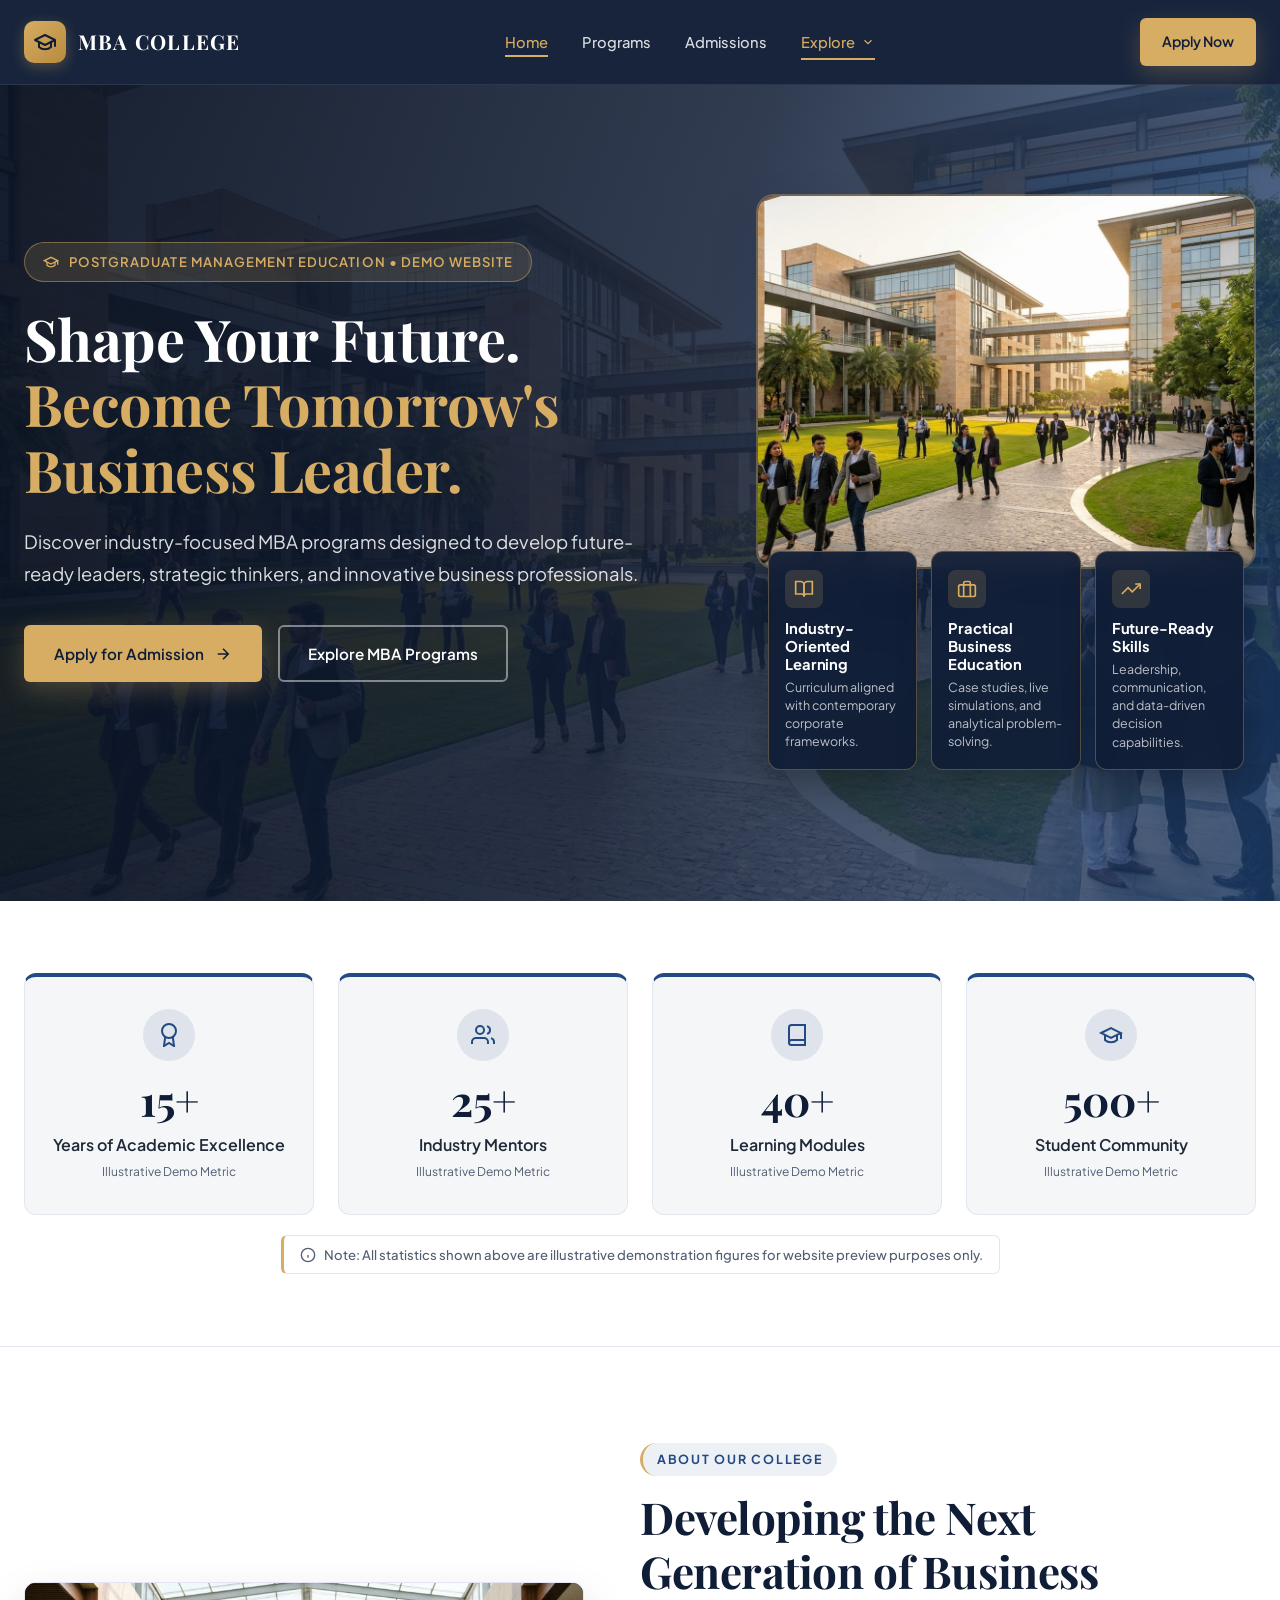
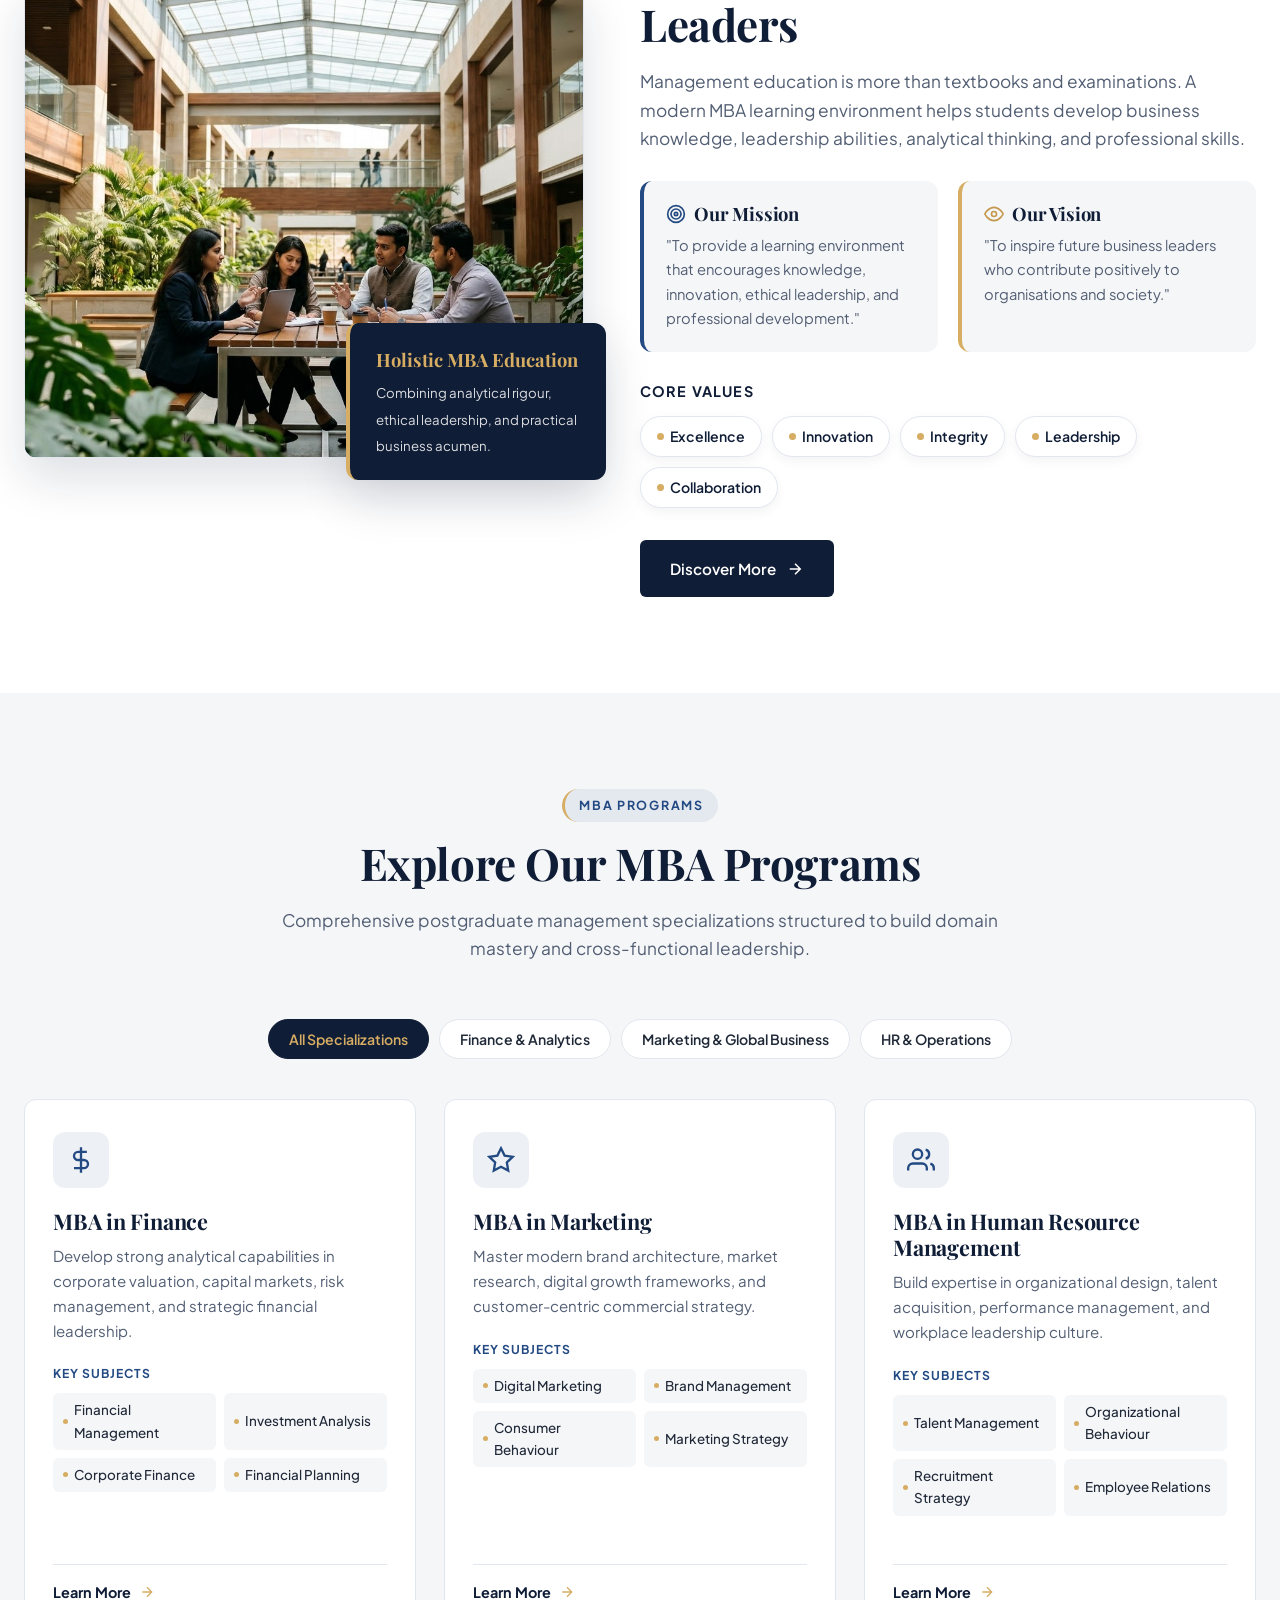
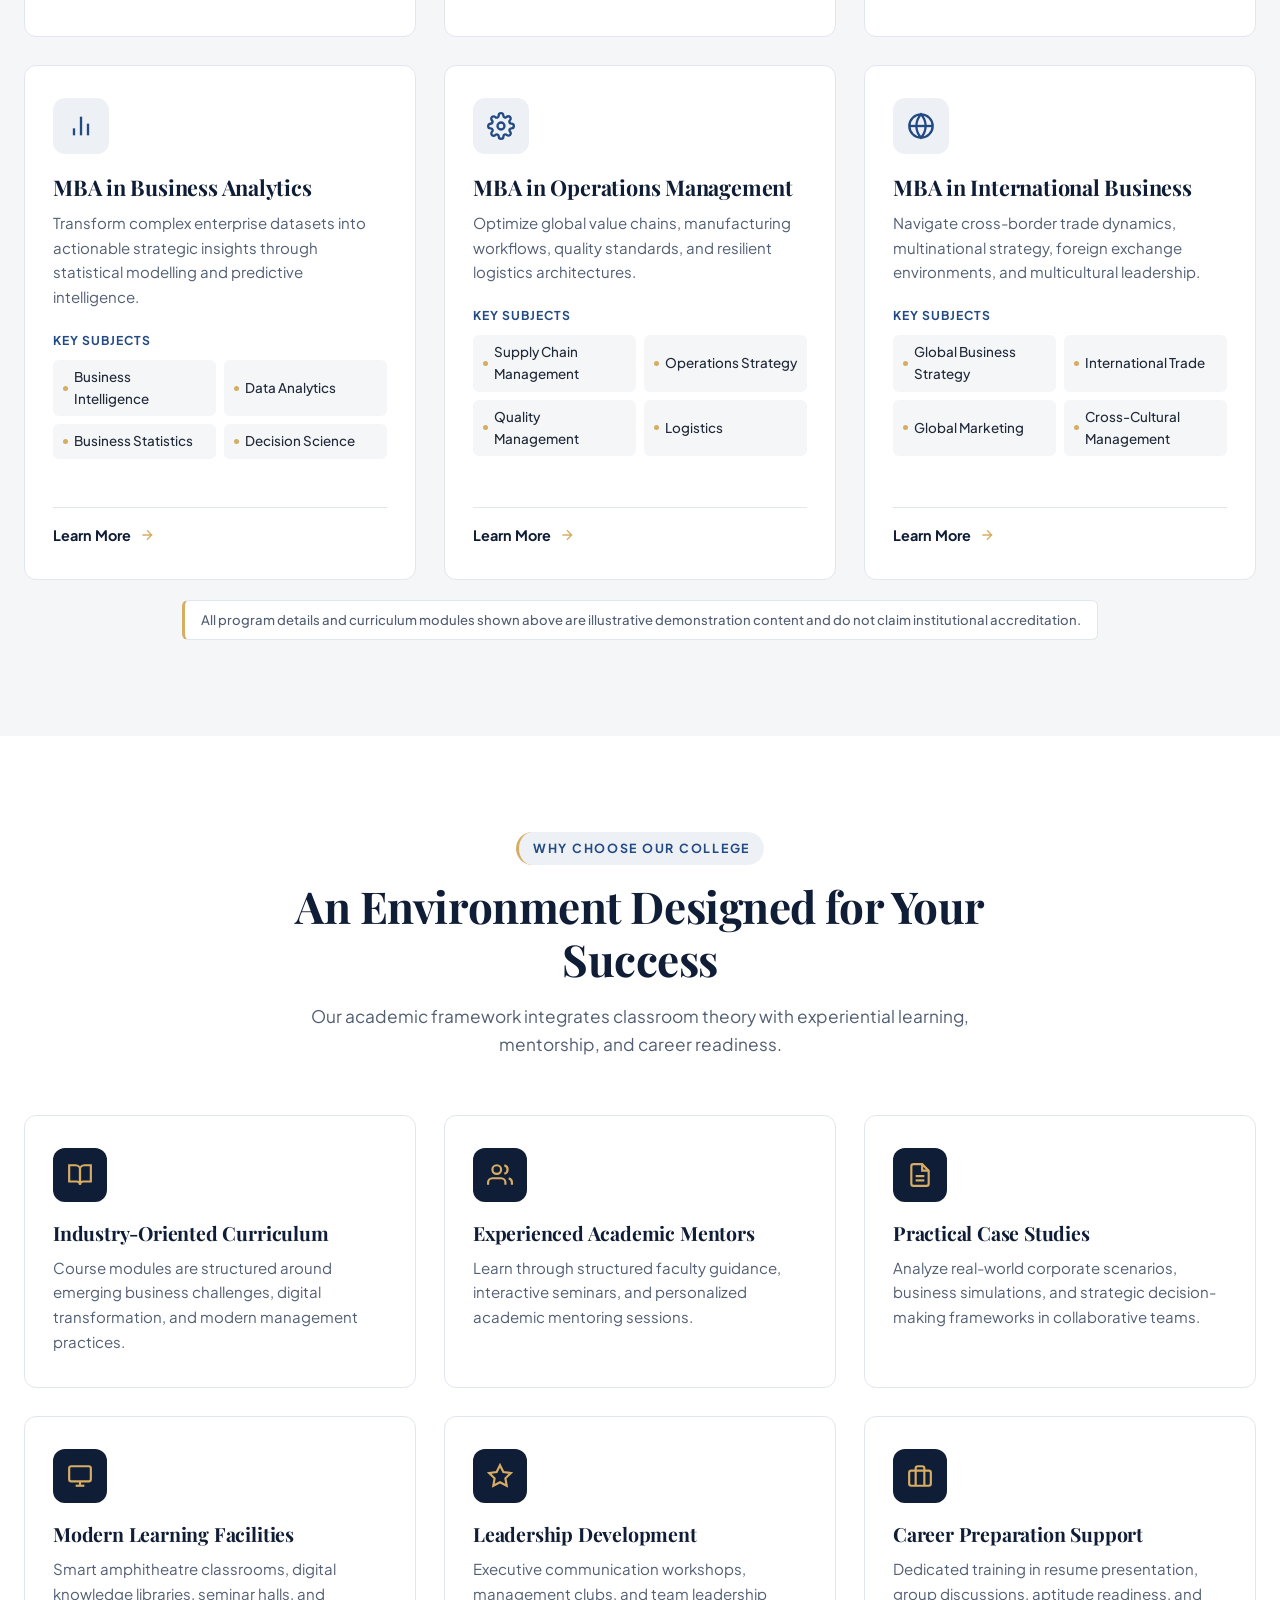
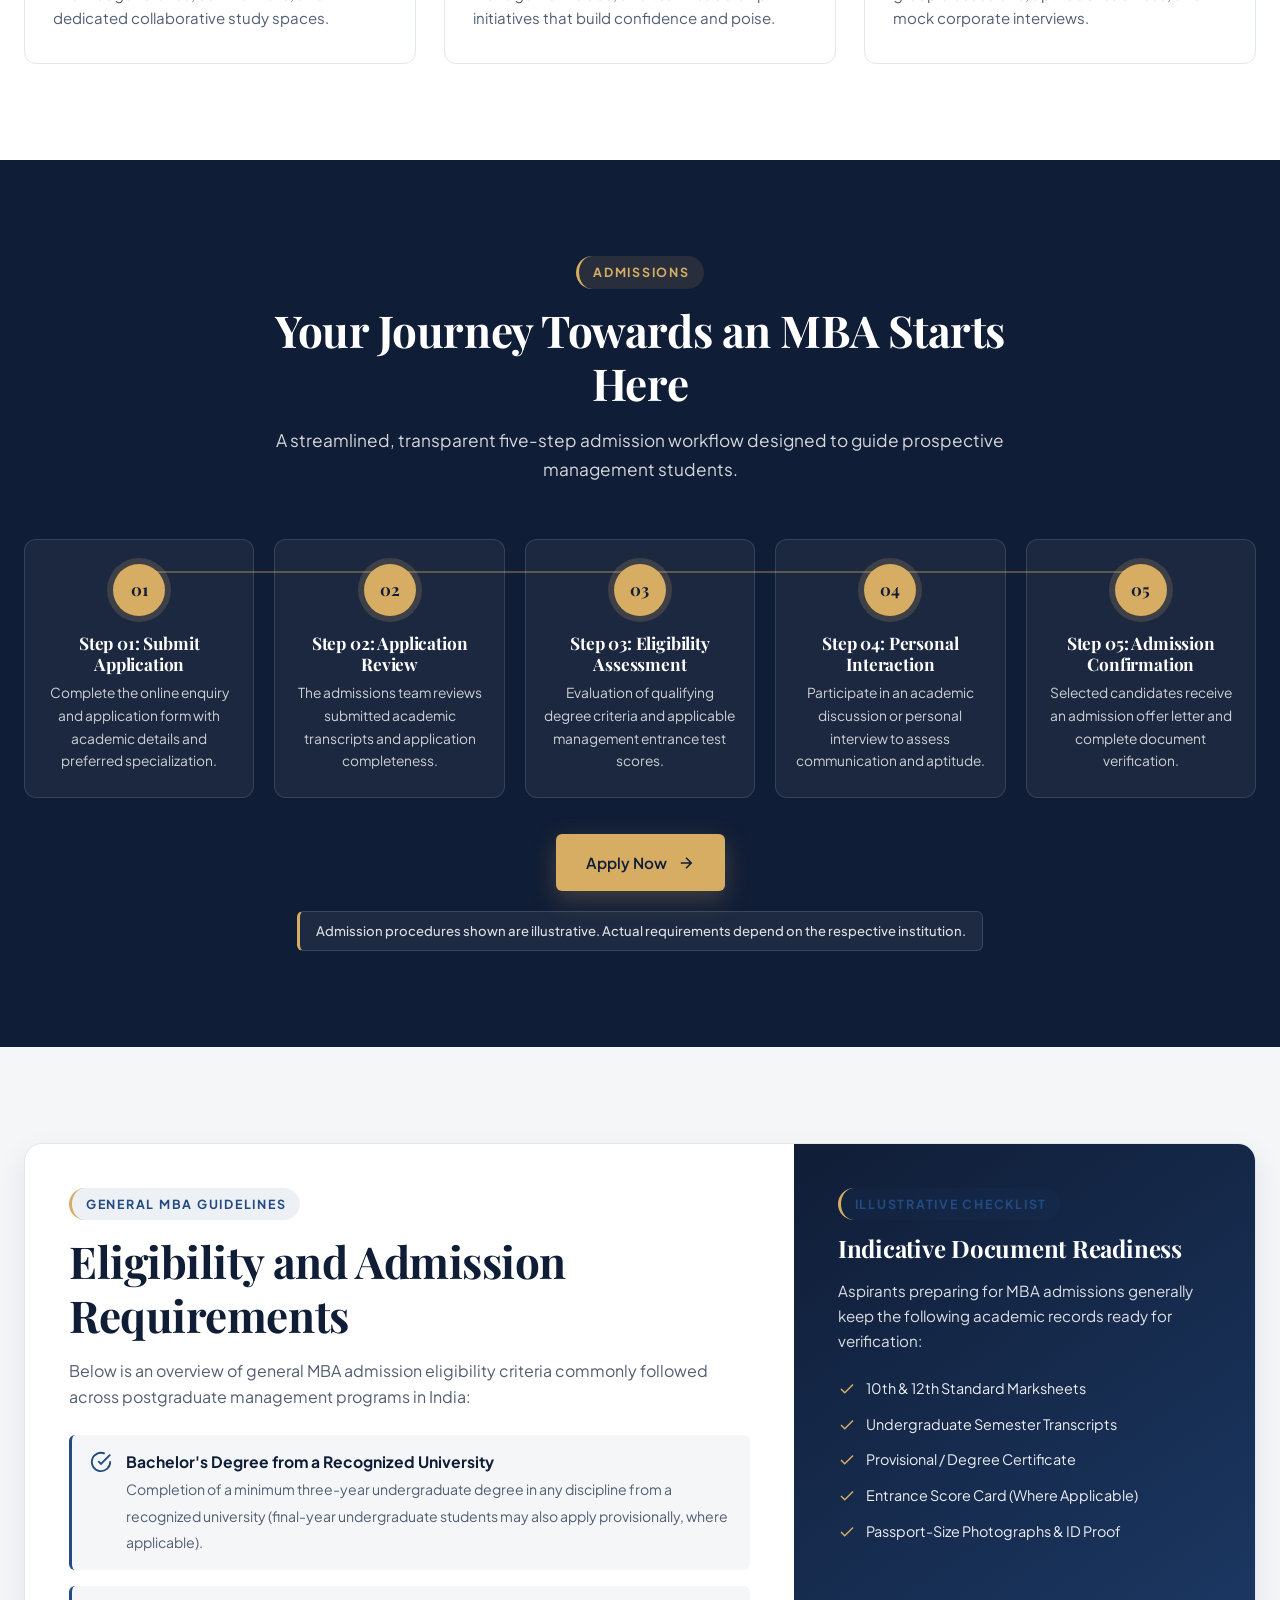
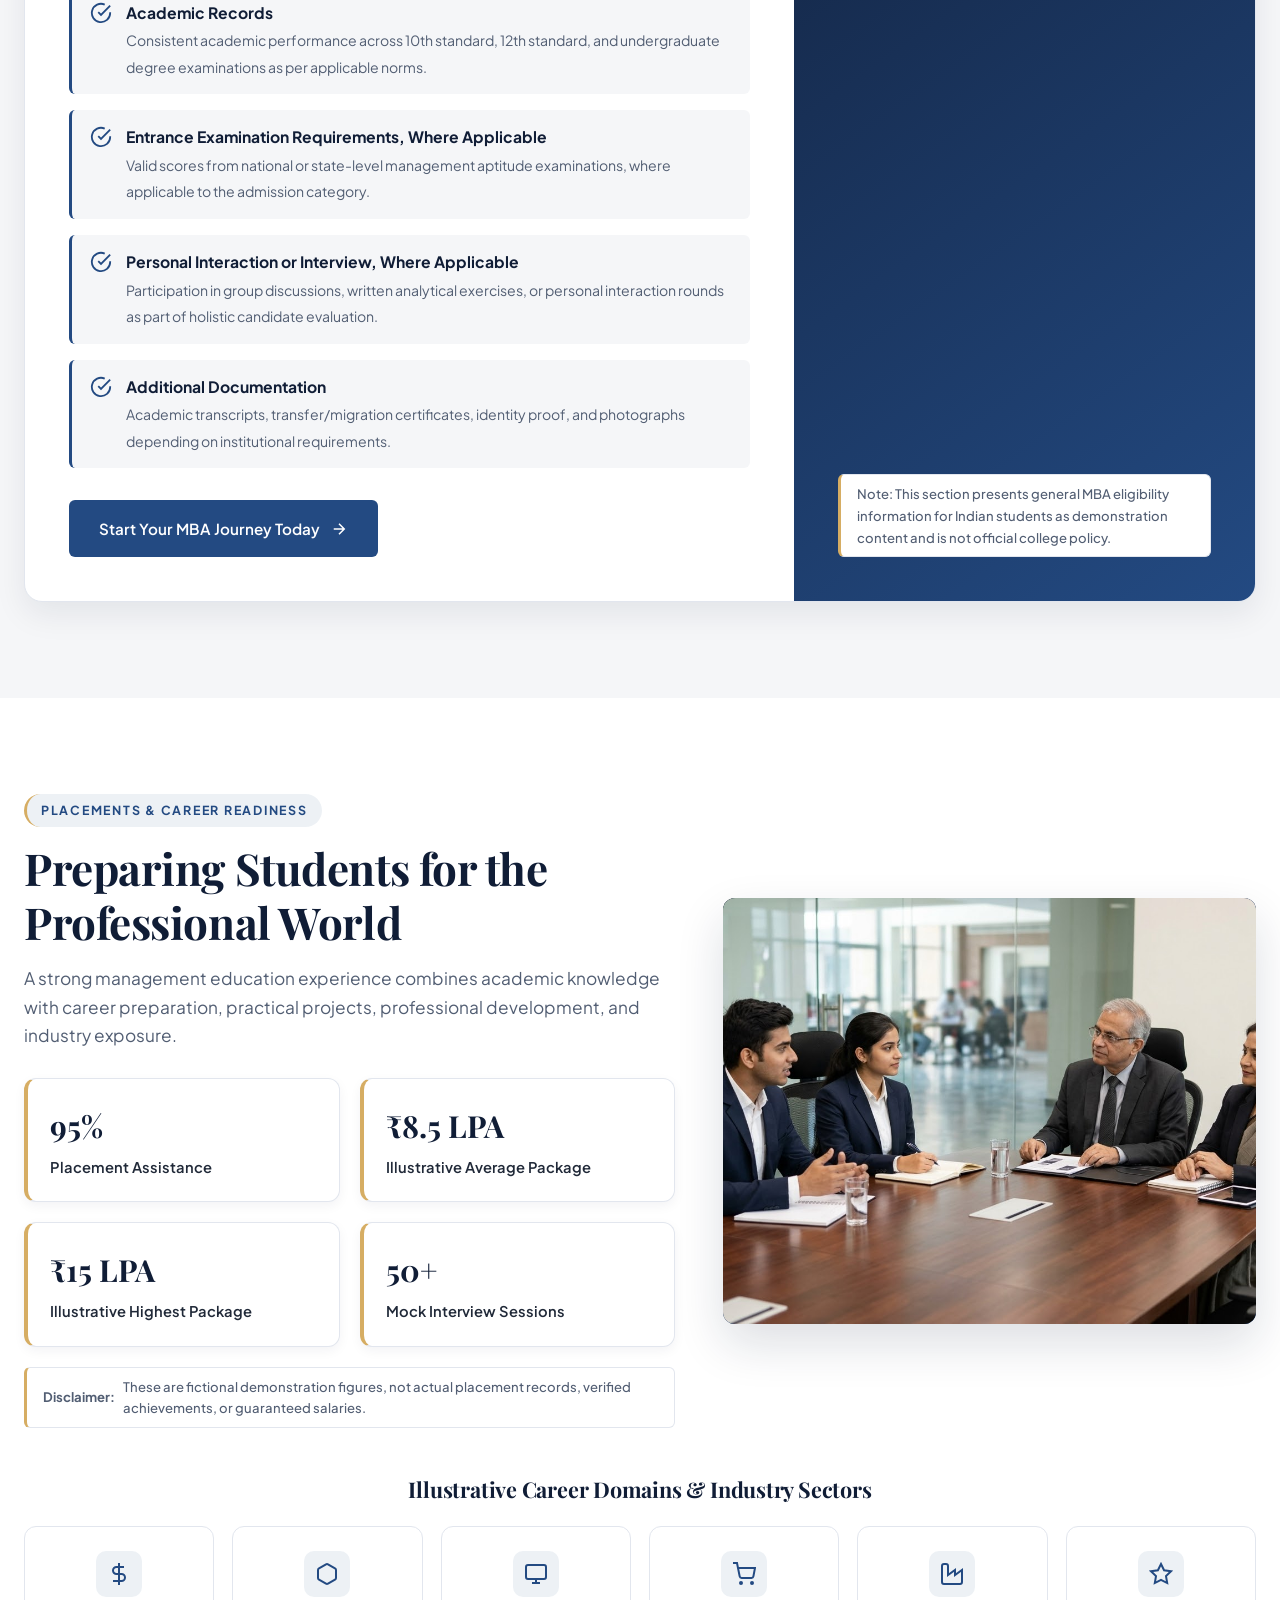
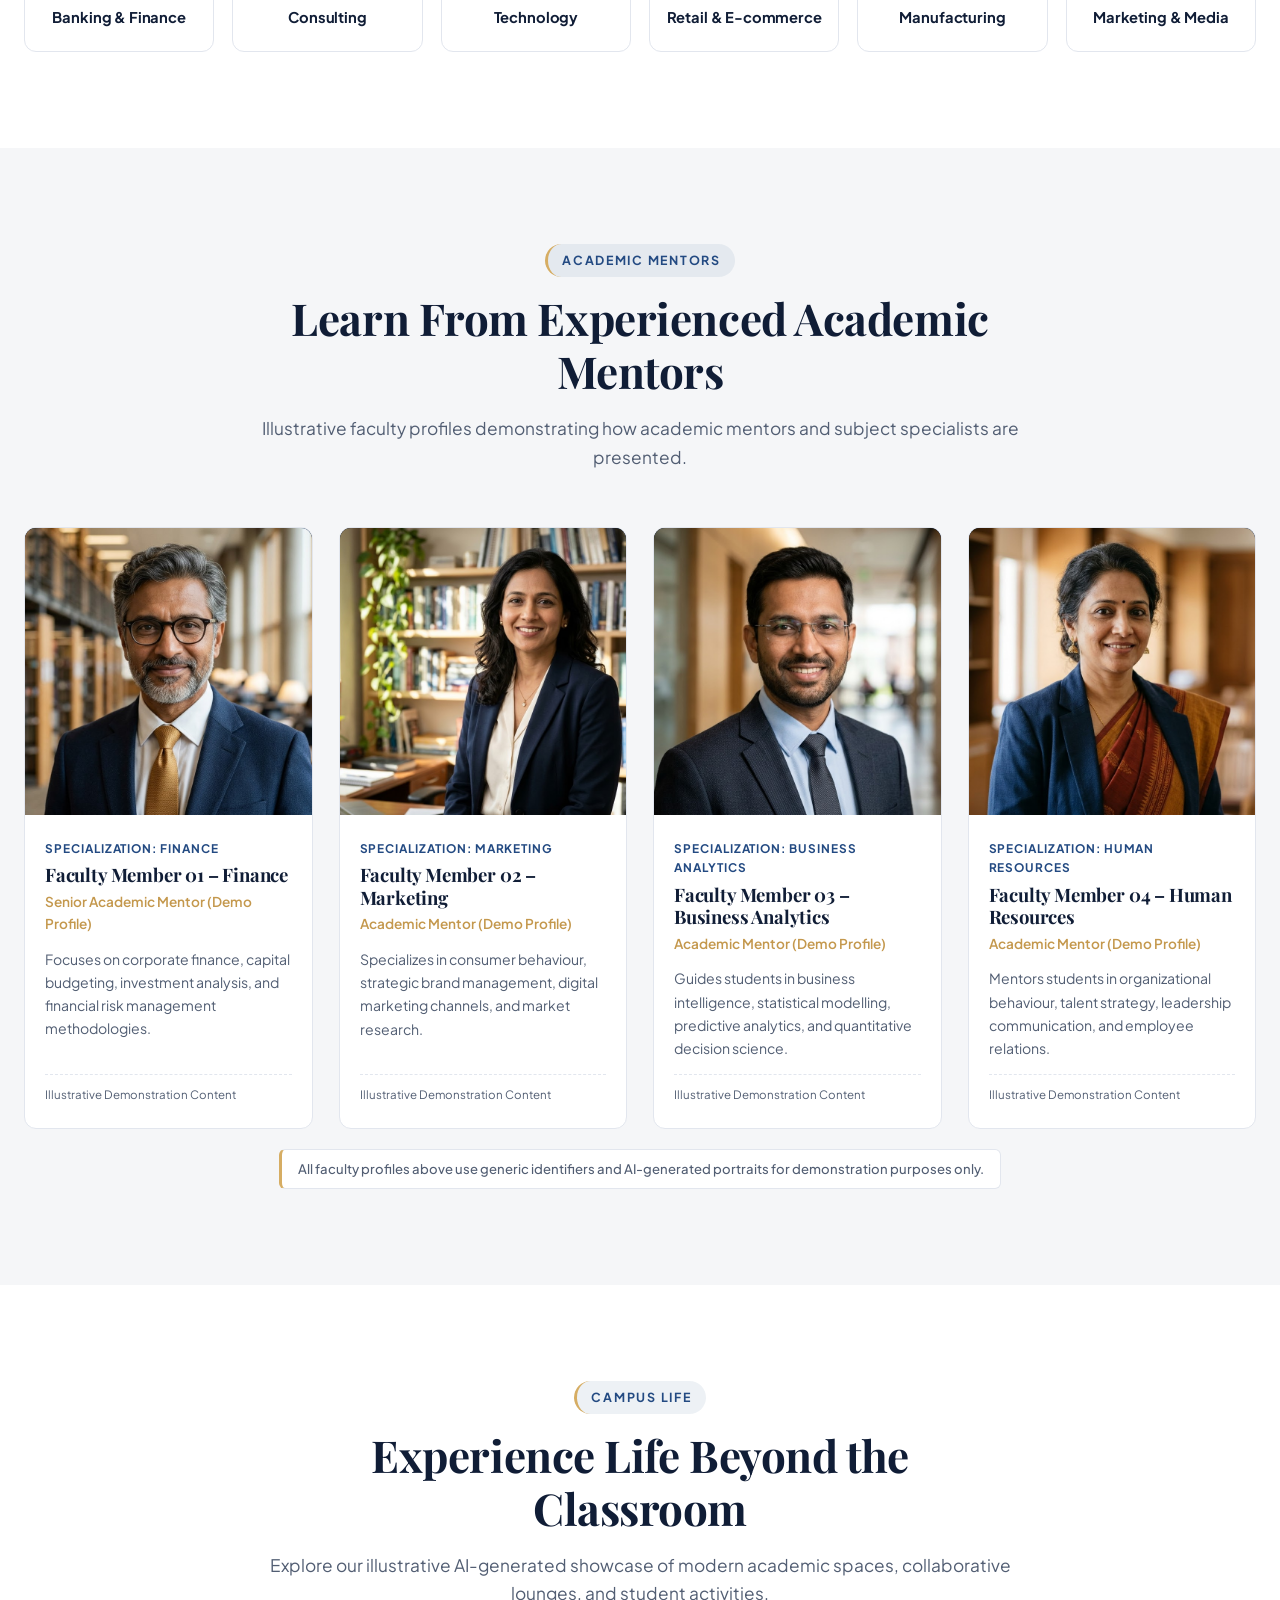
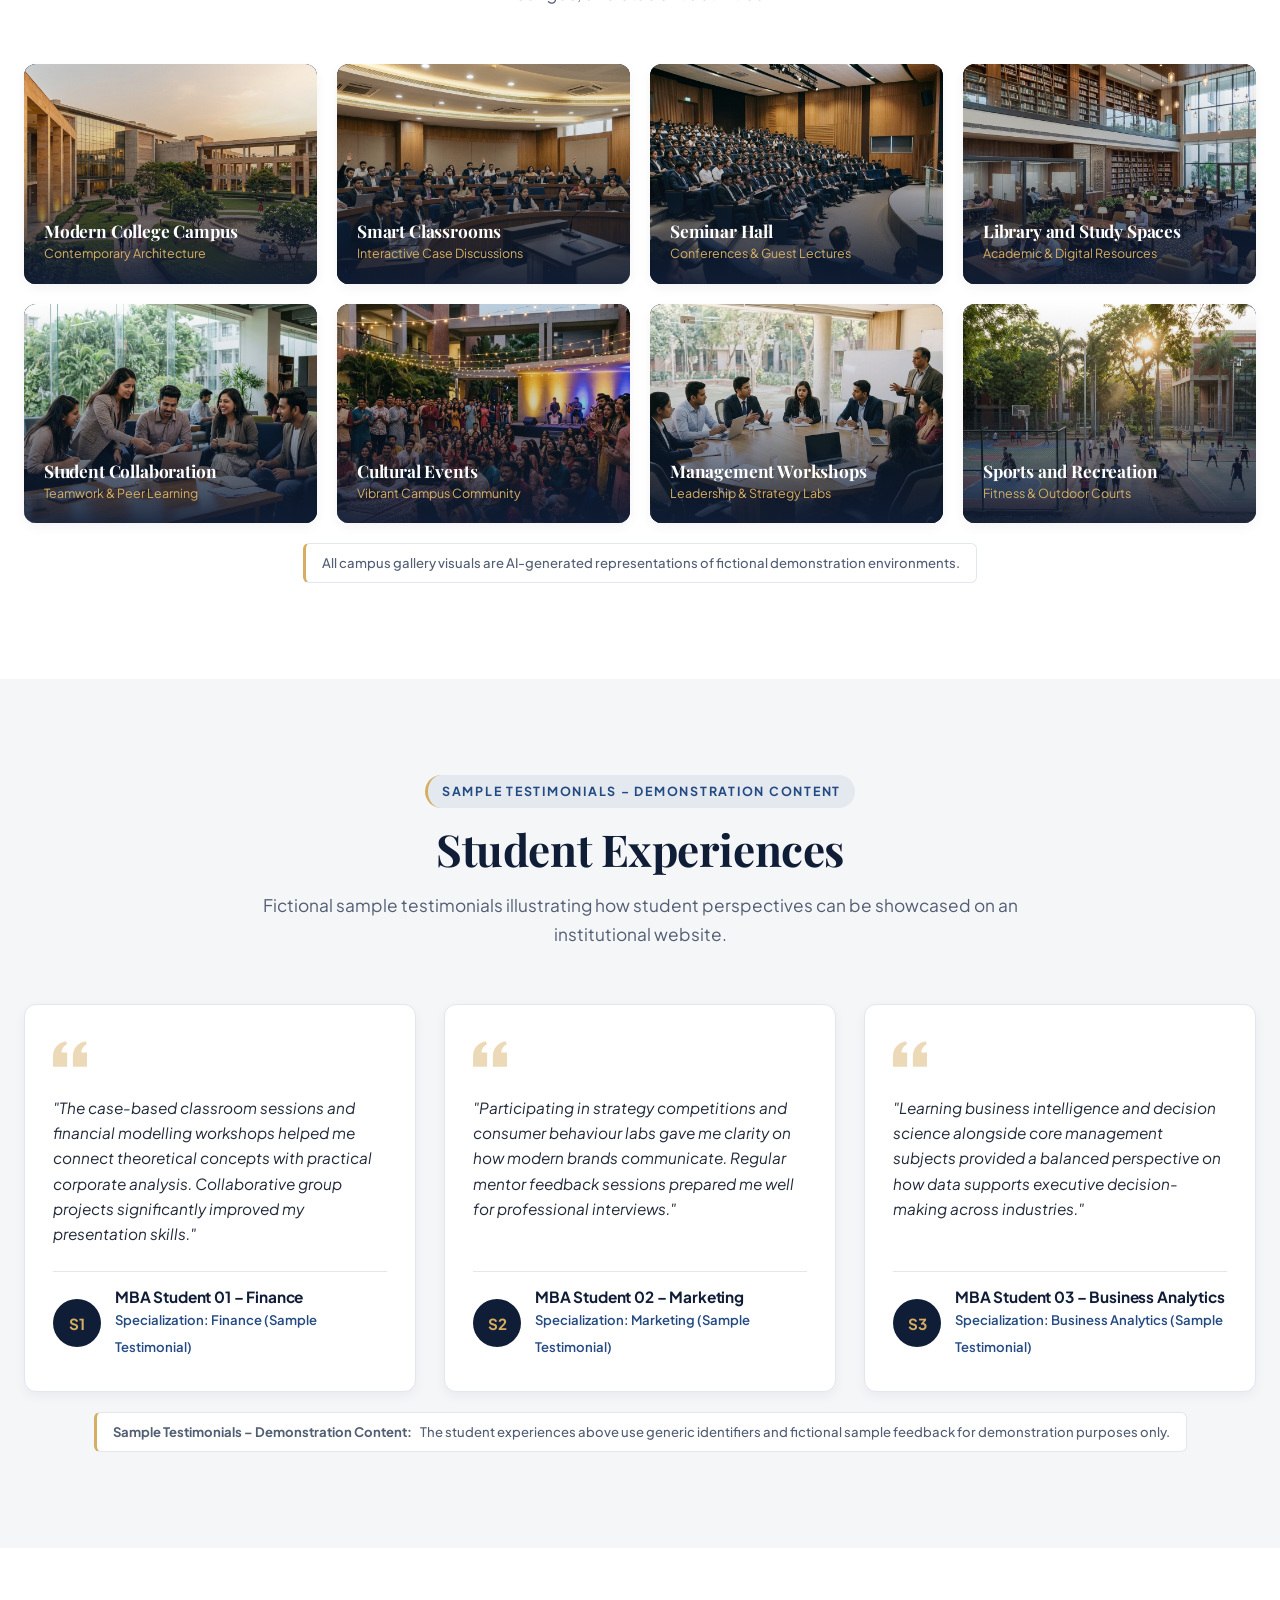
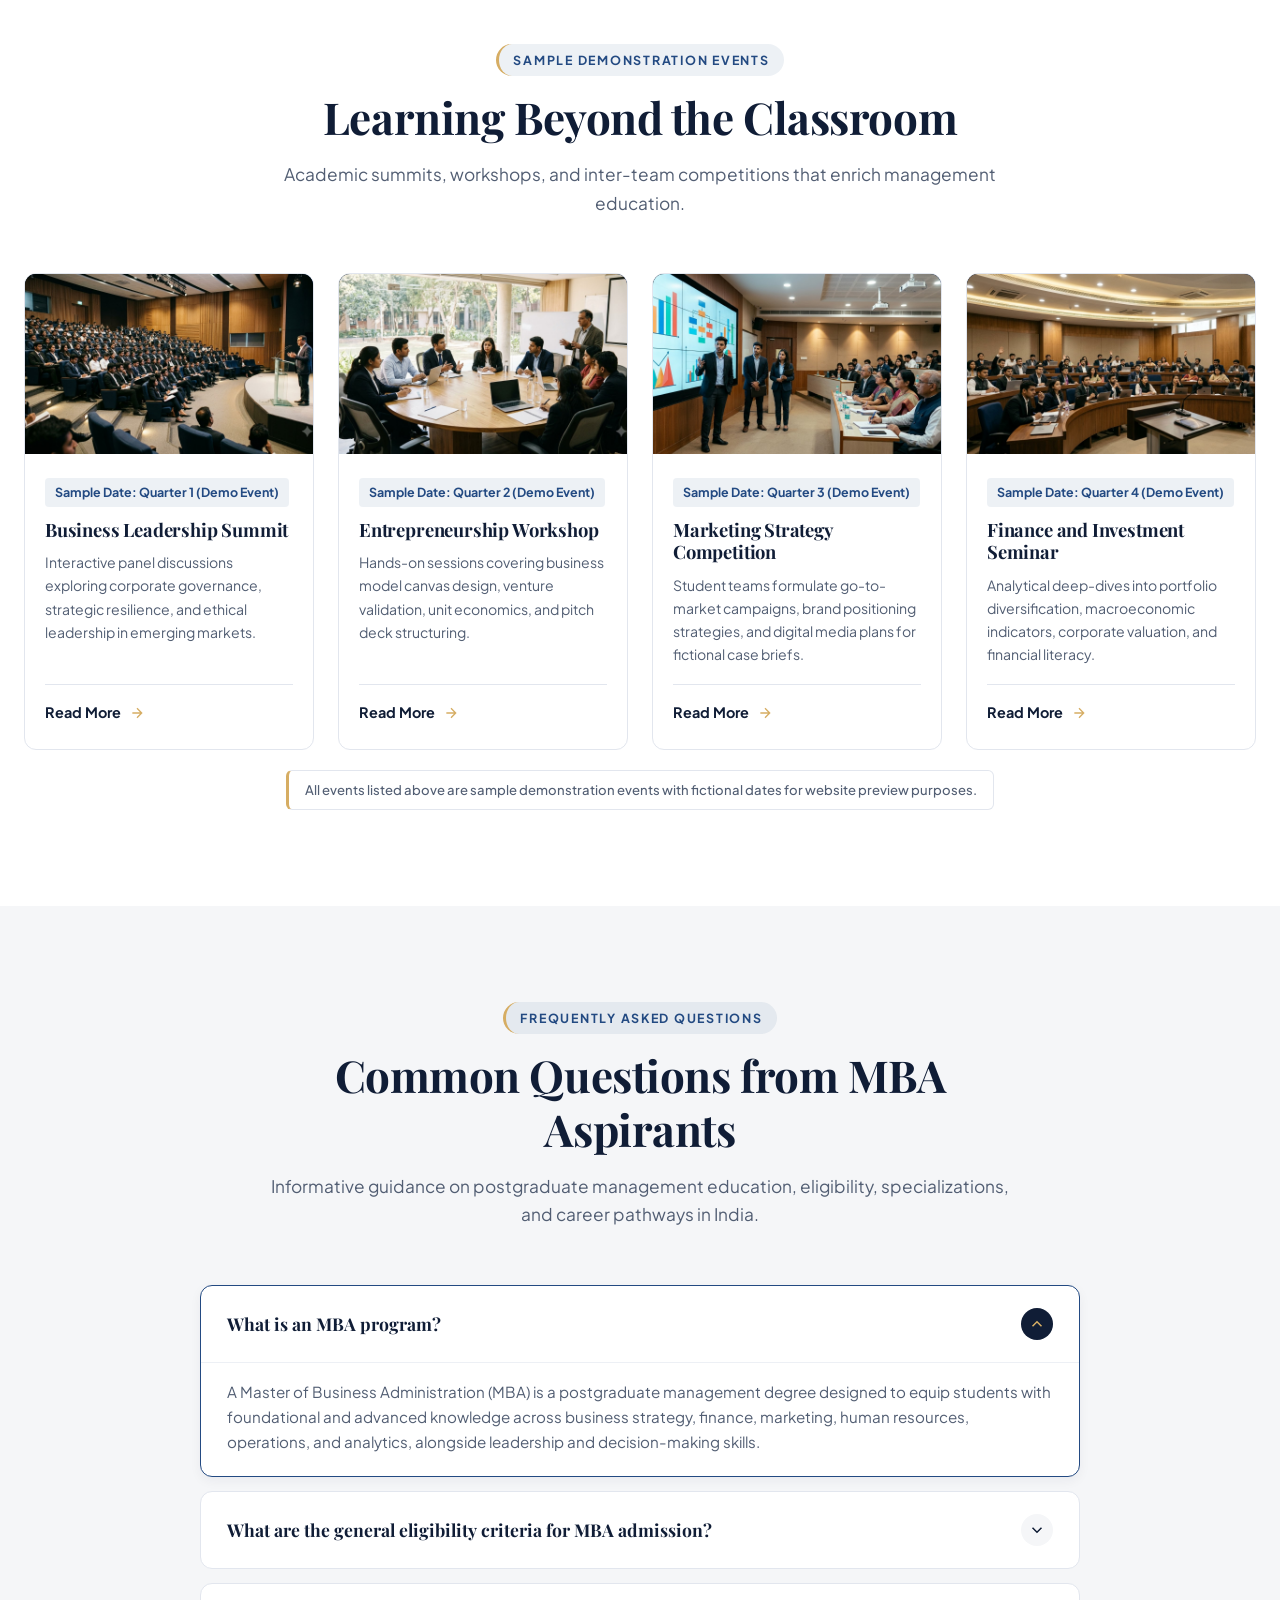
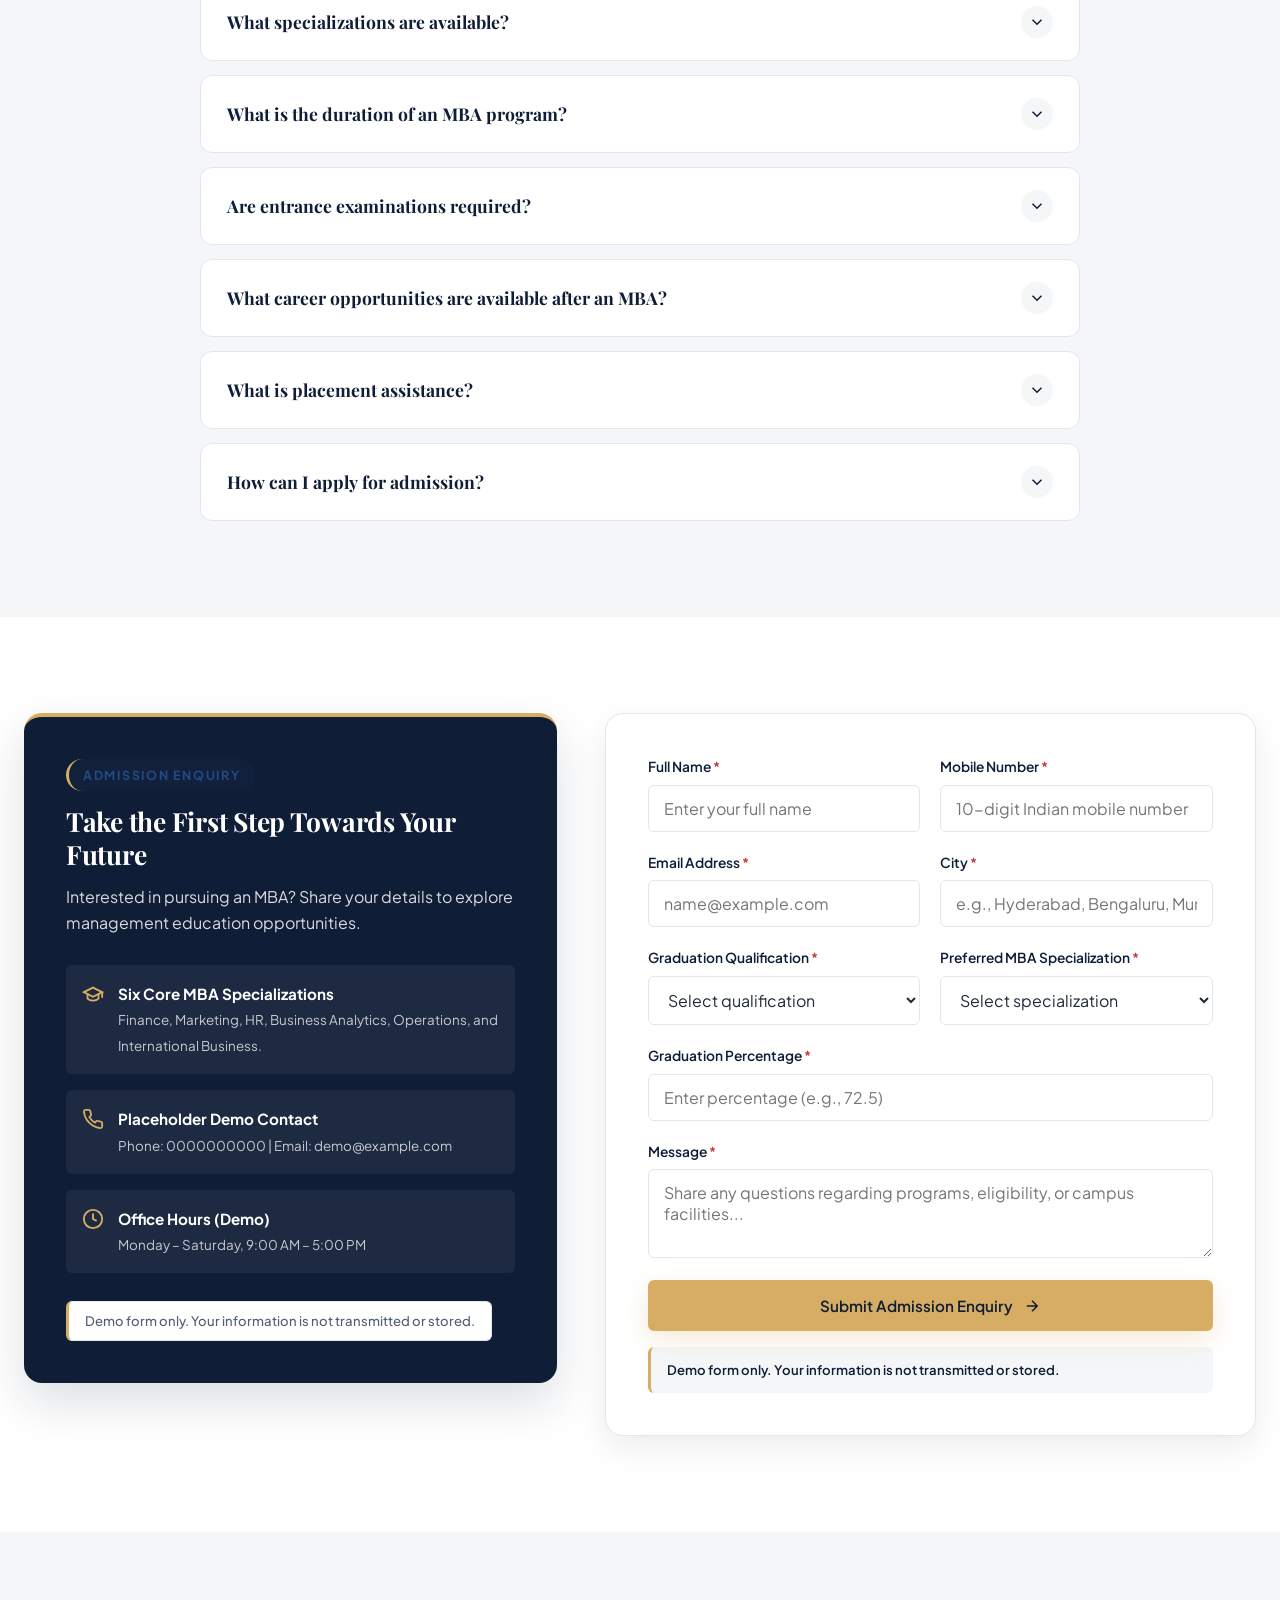
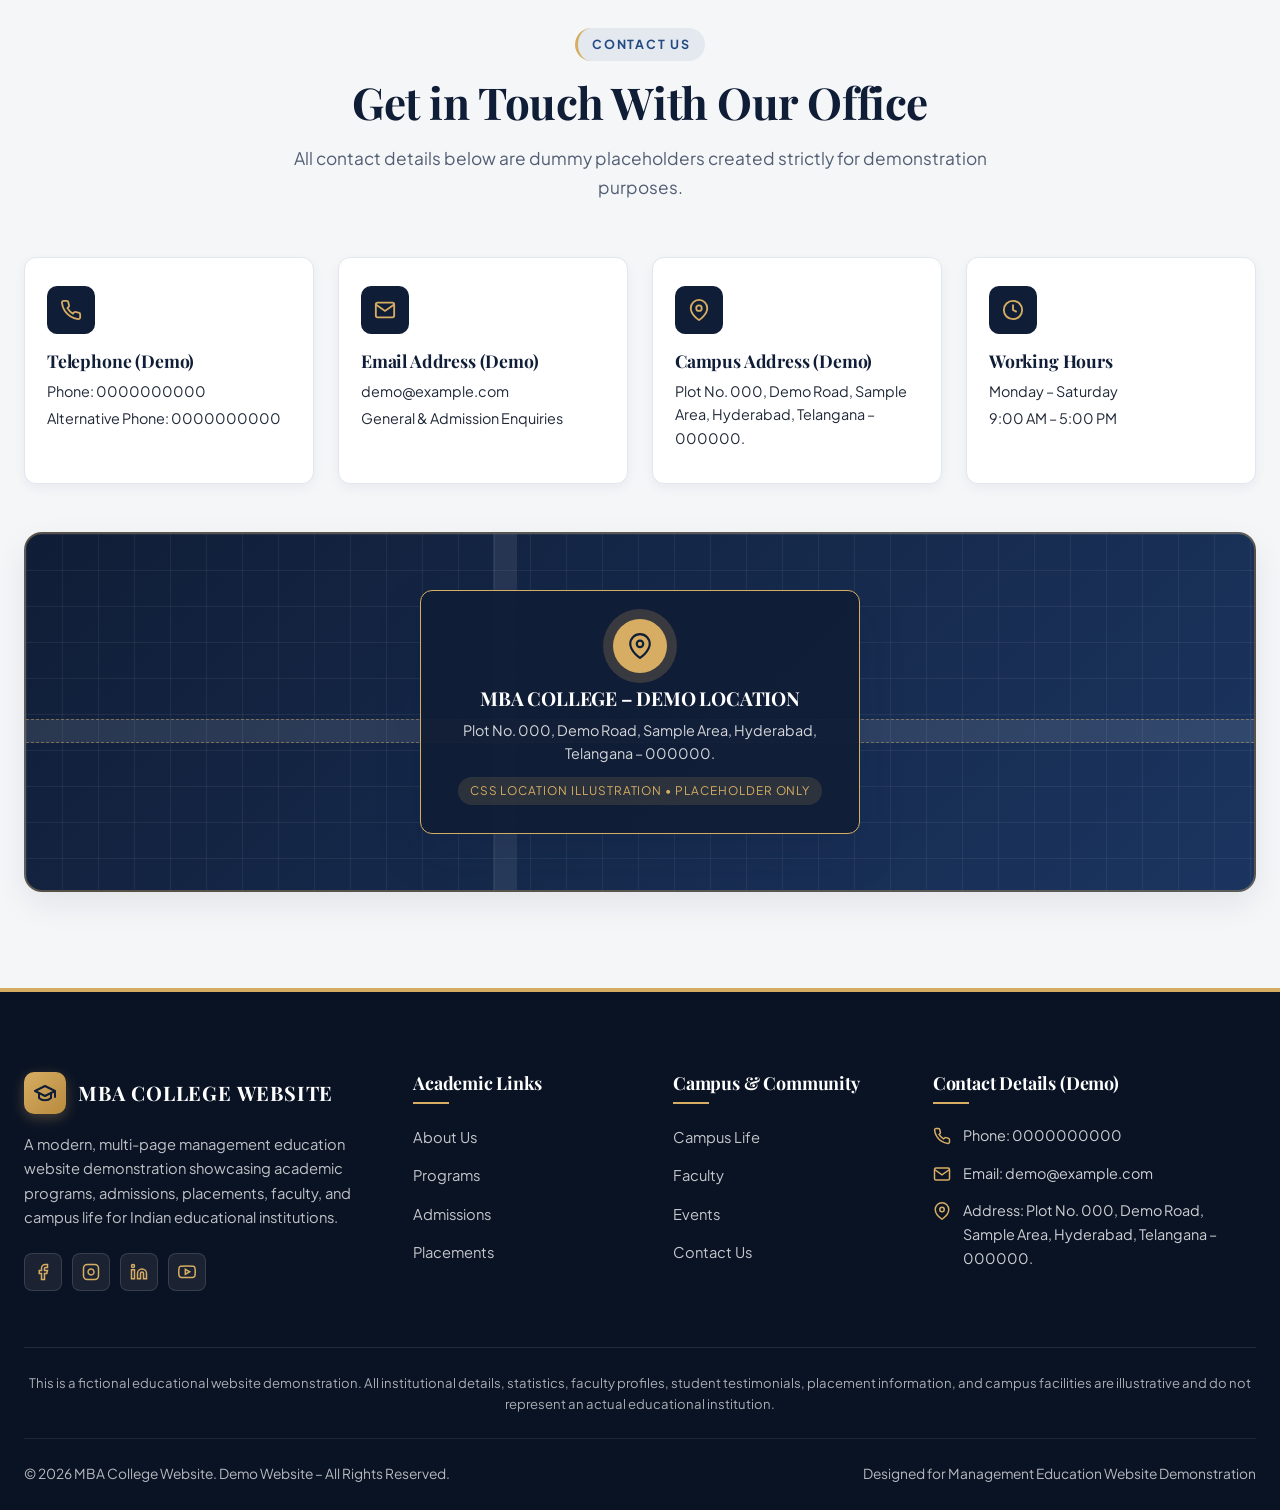
<file: index.html>
<!DOCTYPE html>
<html lang="en-IN">
<head>
  <meta charset="UTF-8" />
  <meta name="viewport" content="width=device-width, initial-scale=1.0" />
  <title>MBA College Website | Management Education Demo</title>
  <meta name="description" content="Explore a modern MBA college website demo featuring management programs, admissions, placements, campus life, faculty, and student experiences in India." />
  <meta name="robots" content="index, follow" />

  <!-- Open Graph Metadata -->
  <meta property="og:type" content="website" />
  <meta property="og:title" content="MBA College Website | Management Education Demo" />
  <meta property="og:description" content="Explore a modern MBA college website demo featuring management programs, admissions, placements, campus life, faculty, and student experiences in India." />
  <meta property="og:image" content="images/hero-campus.jpeg" />
  <meta property="og:locale" content="en_IN" />

  <!-- Google Fonts -->
  <link rel="preconnect" href="https://fonts.googleapis.com" />
  <link rel="preconnect" href="https://fonts.gstatic.com" crossorigin />
  <link href="https://fonts.googleapis.com/css2?family=Playfair+Display:wght@600;700&family=Plus+Jakarta+Sans:wght@400;500;600;700&display=swap" rel="stylesheet" />

  <!-- Shared Stylesheets -->
  <link rel="stylesheet" href="assets/css/style.css" />
  <link rel="stylesheet" href="assets/css/responsive.css" />
</head>
<body>

  <!-- ====================================================================
       4. HEADER AND NAVIGATION (CONSISTENT ACROSS ALL PAGES)
       ==================================================================== -->
    <header class="site-header" id="top">
    <div class="container header-inner">
      <a href="index.html" class="brand-logo" aria-label="MBA College Home">
        <span class="brand-icon" aria-hidden="true">
          <svg viewBox="0 0 24 24" fill="none" stroke="currentColor" stroke-width="2" stroke-linecap="round" stroke-linejoin="round">
            <path d="M22 10v6M2 10l10-5 10 5-10 5z"/>
            <path d="M6 12v5c3 3 9 3 12 0v-5"/>
          </svg>
        </span>
        <span class="brand-text">MBA COLLEGE</span>
      </a>

      <nav class="main-nav" aria-label="Primary Navigation">
        <ul class="nav-list">
          <li><a href="index.html" class="nav-link active">Home</a></li>
          <li><a href="programs.html" class="nav-link">Programs</a></li>
          <li><a href="admissions.html" class="nav-link">Admissions</a></li>
          <li class="nav-item-dropdown">
            <a href="about.html" class="nav-link dropdown-toggle" id="dropdownExplore" role="button" aria-haspopup="true" aria-expanded="false">
              <span>Explore</span>
              <svg class="dropdown-chevron" viewBox="0 0 24 24" fill="none" stroke="currentColor" stroke-width="2" aria-hidden="true">
                <polyline points="6 9 12 15 18 9"></polyline>
              </svg>
            </a>
            <ul class="dropdown-menu" aria-labelledby="dropdownExplore">
              <li>
                <a href="about.html" class="dropdown-item">
                  <svg viewBox="0 0 24 24" fill="none" stroke="currentColor" stroke-width="2" aria-hidden="true"><circle cx="12" cy="12" r="10"/><path d="M12 16v-4M12 8h.01"/></svg>
                  <span>About Us</span>
                </a>
              </li>
              <li>
                <a href="placements.html" class="dropdown-item">
                  <svg viewBox="0 0 24 24" fill="none" stroke="currentColor" stroke-width="2" aria-hidden="true"><rect x="2" y="7" width="20" height="14" rx="2" ry="2"/><path d="M16 21V5a2 2 0 0 0-2-2h-4a2 2 0 0 0-2 2v16"/></svg>
                  <span>Placements</span>
                </a>
              </li>
              <li>
                <a href="campus-life.html" class="dropdown-item">
                  <svg viewBox="0 0 24 24" fill="none" stroke="currentColor" stroke-width="2" aria-hidden="true"><path d="M18 20V10M12 20V4M6 20v-6"/></svg>
                  <span>Campus Life</span>
                </a>
              </li>
              <li>
                <a href="contact.html" class="dropdown-item">
                  <svg viewBox="0 0 24 24" fill="none" stroke="currentColor" stroke-width="2" aria-hidden="true"><path d="M21 10c0 7-9 13-9 13s-9-6-9-13a9 9 0 0 1 18 0z"/><circle cx="12" cy="10" r="3"/></svg>
                  <span>Contact Us</span>
                </a>
              </li>
              <li class="dropdown-divider"></li>
              <li>
                <a href="#student-portal" class="dropdown-item dropdown-portal" data-demo-notice="Student Portal is a demonstration link. No institutional login backend is connected in this demo.">
                  <svg viewBox="0 0 24 24" fill="none" stroke="currentColor" stroke-width="2" aria-hidden="true"><path d="M20 21v-2a4 4 0 0 0-4-4H8a4 4 0 0 0-4 4v2"/><circle cx="12" cy="7" r="4"/></svg>
                  <span>Student Portal</span>
                </a>
              </li>
            </ul>
          </li>
        </ul>
        <div class="mobile-nav-cta">
          <a href="#admission-enquiry" class="btn btn-primary">Apply Now</a>
        </div>
      </nav>

      <div class="header-actions">
        <a href="#admission-enquiry" class="btn btn-primary btn-sm">Apply Now</a>
        <button class="menu-toggle" type="button" aria-label="Toggle Navigation Menu" aria-expanded="false">
          <span class="hamburger-box">
            <span class="hamburger-line"></span>
            <span class="hamburger-line"></span>
            <span class="hamburger-line"></span>
          </span>
        </button>
      </div>
    </div>
  </header>

  <main>
    <!-- ====================================================================
         5. HOMEPAGE – HERO SECTION
         ==================================================================== -->
    <section class="hero-section">
      <div class="hero-bg">
        <div class="ai-media">
          <img src="images/hero-campus.jpeg" alt="Modern Indian business school campus architecture with green landscaping and students walking" />
          <div class="ai-placeholder-ui" aria-hidden="true">
            <svg viewBox="0 0 24 24" fill="none" stroke="currentColor" stroke-width="1.6"><path d="M3 21h18M5 21V7l7-4 7 4v14M9 21v-6h6v6"/></svg>
            <div class="ai-placeholder-title">Modern Business School Campus</div>
            <span class="ai-placeholder-tag">AI Visual Asset • hero-campus.jpeg</span>
          </div>
        </div>
      </div>
      <div class="hero-overlay"></div>

      <div class="container hero-container">
        <div class="hero-content reveal">
          <div class="hero-badge">
            <svg width="16" height="16" viewBox="0 0 24 24" fill="none" stroke="currentColor" stroke-width="2"><path d="M22 10v6M2 10l10-5 10 5-10 5z"/><path d="M6 12v5c3 3 9 3 12 0v-5"/></svg>
            Postgraduate Management Education • Demo Website
          </div>
          <h1 class="hero-title">Shape Your Future. <span>Become Tomorrow's Business Leader.</span></h1>
          <p class="hero-description">
            Discover industry-focused MBA programs designed to develop future-ready leaders, strategic thinkers, and innovative business professionals.
          </p>
          <div class="hero-cta-group">
            <a href="#admission-enquiry" class="btn btn-primary">
              Apply for Admission
              <svg viewBox="0 0 24 24" fill="none" stroke="currentColor" stroke-width="2"><path d="M5 12h14M12 5l7 7-7 7"/></svg>
            </a>
            <a href="#mba-programs" class="btn btn-outline-white">
              Explore MBA Programs
            </a>
          </div>
        </div>

        <div class="hero-visual-panel reveal">
          <div class="hero-showcase-frame">
            <div class="ai-media" style="height:100%; border-radius:0;">
              <img src="images/hero-campus.jpeg" alt="Contemporary academic campus building with students in courtyard" />
              <div class="ai-placeholder-ui" aria-hidden="true">
                <svg viewBox="0 0 24 24" fill="none" stroke="currentColor" stroke-width="1.6"><path d="M22 10v6M2 10l10-5 10 5-10 5z"/><path d="M6 12v5c3 3 9 3 12 0v-5"/></svg>
                <div class="ai-placeholder-title">Campus Architecture View</div>
                <span class="ai-placeholder-tag">hero-campus.jpeg</span>
              </div>
            </div>
          </div>

          <!-- Three Floating Information Cards -->
          <div class="hero-floating-cards">
            <div class="floating-card">
              <div class="floating-card-icon">
                <svg viewBox="0 0 24 24" fill="none" stroke="currentColor" stroke-width="2"><path d="M2 3h6a4 4 0 0 1 4 4v14a3 3 0 0 0-3-3H2z"/><path d="M22 3h-6a4 4 0 0 0-4 4v14a3 3 0 0 1 3-3h7z"/></svg>
              </div>
              <h3>Industry-Oriented Learning</h3>
              <p>Curriculum aligned with contemporary corporate frameworks.</p>
            </div>
            <div class="floating-card">
              <div class="floating-card-icon">
                <svg viewBox="0 0 24 24" fill="none" stroke="currentColor" stroke-width="2"><rect x="2" y="7" width="20" height="14" rx="2" ry="2"/><path d="M16 21V5a2 2 0 0 0-2-2h-4a2 2 0 0 0-2 2v16"/></svg>
              </div>
              <h3>Practical Business Education</h3>
              <p>Case studies, live simulations, and analytical problem-solving.</p>
            </div>
            <div class="floating-card">
              <div class="floating-card-icon">
                <svg viewBox="0 0 24 24" fill="none" stroke="currentColor" stroke-width="2"><polyline points="23 6 13.5 15.5 8.5 10.5 1 18"/><polyline points="17 6 23 6 23 12"/></svg>
              </div>
              <h3>Future-Ready Skills</h3>
              <p>Leadership, communication, and data-driven decision capabilities.</p>
            </div>
          </div>
        </div>
      </div>
    </section>

    <!-- ====================================================================
         6. STATISTICS SECTION (ILLUSTRATIVE DEMO FIGURES)
         ==================================================================== -->
    <section class="stats-section" aria-label="Illustrative Academic Highlights">
      <div class="container">
        <div class="stats-grid">
          <div class="stat-card reveal">
            <div class="stat-icon">
              <svg viewBox="0 0 24 24" fill="none" stroke="currentColor" stroke-width="2"><circle cx="12" cy="8" r="7"/><polyline points="8.21 13.89 7 23 12 20 17 23 15.79 13.88"/></svg>
            </div>
            <div class="stat-number" data-counter="15" data-suffix="+">15+</div>
            <div class="stat-label">Years of Academic Excellence</div>
            <div class="stat-tag">Illustrative Demo Metric</div>
          </div>

          <div class="stat-card reveal">
            <div class="stat-icon">
              <svg viewBox="0 0 24 24" fill="none" stroke="currentColor" stroke-width="2"><path d="M17 21v-2a4 4 0 0 0-4-4H5a4 4 0 0 0-4 4v2"/><circle cx="9" cy="7" r="4"/><path d="M23 21v-2a4 4 0 0 0-3-3.87"/><path d="M16 3.13a4 4 0 0 1 0 7.75"/></svg>
            </div>
            <div class="stat-number" data-counter="25" data-suffix="+">25+</div>
            <div class="stat-label">Industry Mentors</div>
            <div class="stat-tag">Illustrative Demo Metric</div>
          </div>

          <div class="stat-card reveal">
            <div class="stat-icon">
              <svg viewBox="0 0 24 24" fill="none" stroke="currentColor" stroke-width="2"><path d="M4 19.5A2.5 2.5 0 0 1 6.5 17H20"/><path d="M6.5 2H20v20H6.5A2.5 2.5 0 0 1 4 19.5v-15A2.5 2.5 0 0 1 6.5 2z"/></svg>
            </div>
            <div class="stat-number" data-counter="40" data-suffix="+">40+</div>
            <div class="stat-label">Learning Modules</div>
            <div class="stat-tag">Illustrative Demo Metric</div>
          </div>

          <div class="stat-card reveal">
            <div class="stat-icon">
              <svg viewBox="0 0 24 24" fill="none" stroke="currentColor" stroke-width="2"><path d="M22 10v6M2 10l10-5 10 5-10 5z"/><path d="M6 12v5c3 3 9 3 12 0v-5"/></svg>
            </div>
            <div class="stat-number" data-counter="500" data-suffix="+">500+</div>
            <div class="stat-label">Student Community</div>
            <div class="stat-tag">Illustrative Demo Metric</div>
          </div>
        </div>

        <div class="text-center">
          <div class="demo-note">
            <svg width="16" height="16" viewBox="0 0 24 24" fill="none" stroke="currentColor" stroke-width="2"><circle cx="12" cy="12" r="10"/><line x1="12" y1="16" x2="12" y2="12"/><line x1="12" y1="8" x2="12.01" y2="8"/></svg>
            Note: All statistics shown above are illustrative demonstration figures for website preview purposes only.
          </div>
        </div>
      </div>
    </section>

    <!-- ====================================================================
         7. ABOUT OUR COLLEGE
         ==================================================================== -->
    <section class="section-padding" id="about-college">
      <div class="container">
        <div class="about-grid">
          <div class="about-image-wrapper reveal">
            <div class="ai-media about-main-image">
              <img src="images/about-campus.jpeg" alt="Modern campus courtyard and classroom learning environment" />
              <div class="ai-placeholder-ui" aria-hidden="true">
                <svg viewBox="0 0 24 24" fill="none" stroke="currentColor" stroke-width="1.6"><path d="M3 21h18M5 21V7l7-4 7 4v14M9 21v-6h6v6"/></svg>
                <div class="ai-placeholder-title">About Our College Campus</div>
                <span class="ai-placeholder-tag">about-campus.jpeg</span>
              </div>
            </div>
            <div class="about-accent-badge">
              <strong>Holistic MBA Education</strong>
              <span>Combining analytical rigour, ethical leadership, and practical business acumen.</span>
            </div>
          </div>

          <div class="about-content reveal">
            <span class="eyebrow">About Our College</span>
            <h2 class="section-title">Developing the Next Generation of Business Leaders</h2>
            <p class="section-subtitle">
              Management education is more than textbooks and examinations. A modern MBA learning environment helps students develop business knowledge, leadership abilities, analytical thinking, and professional skills.
            </p>

            <div class="mv-cards">
              <div class="mv-card">
                <h3>
                  <svg width="20" height="20" viewBox="0 0 24 24" fill="none" stroke="var(--color-royal)" stroke-width="2"><circle cx="12" cy="12" r="10"/><circle cx="12" cy="12" r="6"/><circle cx="12" cy="12" r="2"/></svg>
                  Our Mission
                </h3>
                <p>"To provide a learning environment that encourages knowledge, innovation, ethical leadership, and professional development."</p>
              </div>
              <div class="mv-card vision">
                <h3>
                  <svg width="20" height="20" viewBox="0 0 24 24" fill="none" stroke="var(--color-gold-hover)" stroke-width="2"><path d="M1 12s4-8 11-8 11 8 11 8-4 8-11 8-11-8-11-8z"/><circle cx="12" cy="12" r="3"/></svg>
                  Our Vision
                </h3>
                <p>"To inspire future business leaders who contribute positively to organisations and society."</p>
              </div>
            </div>

            <div class="core-values-box">
              <div class="core-values-title">Core Values</div>
              <div class="values-pills">
                <span class="value-pill">Excellence</span>
                <span class="value-pill">Innovation</span>
                <span class="value-pill">Integrity</span>
                <span class="value-pill">Leadership</span>
                <span class="value-pill">Collaboration</span>
              </div>
            </div>

            <a href="about.html" class="btn btn-navy">
              Discover More
              <svg viewBox="0 0 24 24" fill="none" stroke="currentColor" stroke-width="2"><path d="M5 12h14M12 5l7 7-7 7"/></svg>
            </a>
          </div>
        </div>
      </div>
    </section>

    <!-- ====================================================================
         8. MBA PROGRAMS SECTION
         ==================================================================== -->
    <section class="section-padding bg-light" id="mba-programs">
      <div class="container">
        <div class="section-header reveal">
          <span class="eyebrow">MBA Programs</span>
          <h2 class="section-title">Explore Our MBA Programs</h2>
          <p class="section-subtitle">
            Comprehensive postgraduate management specializations structured to build domain mastery and cross-functional leadership.
          </p>
        </div>

        <!-- Program Filter Navigation -->
        <div class="program-filter-bar reveal" role="tablist" aria-label="Filter MBA Programs">
          <button type="button" class="program-filter-btn active" data-filter="all">All Specializations</button>
          <button type="button" class="program-filter-btn" data-filter="finance-analytics">Finance &amp; Analytics</button>
          <button type="button" class="program-filter-btn" data-filter="strategy-growth">Marketing &amp; Global Business</button>
          <button type="button" class="program-filter-btn" data-filter="people-operations">HR &amp; Operations</button>
        </div>

        <div class="programs-grid">
          <!-- Program 1: MBA in Finance -->
          <article class="program-card reveal" data-category="finance-analytics">
            <div class="program-card-top">
              <div class="program-icon">
                <svg viewBox="0 0 24 24" fill="none" stroke="currentColor" stroke-width="2"><line x1="12" y1="1" x2="12" y2="23"/><path d="M17 5H9.5a3.5 3.5 0 0 0 0 7h5a3.5 3.5 0 0 1 0 7H6"/></svg>
              </div>
              <h3 class="program-title">MBA in Finance</h3>
              <p class="program-desc">Develop strong analytical capabilities in corporate valuation, capital markets, risk management, and strategic financial leadership.</p>
              <div class="program-subjects-label">Key Subjects</div>
              <ul class="program-subjects">
                <li>Financial Management</li>
                <li>Investment Analysis</li>
                <li>Corporate Finance</li>
                <li>Financial Planning</li>
              </ul>
            </div>
            <a href="programs.html#finance" class="program-link">
              Learn More
              <svg viewBox="0 0 24 24" fill="none" stroke="currentColor" stroke-width="2"><path d="M5 12h14M12 5l7 7-7 7"/></svg>
            </a>
          </article>

          <!-- Program 2: MBA in Marketing -->
          <article class="program-card reveal" data-category="strategy-growth">
            <div class="program-card-top">
              <div class="program-icon">
                <svg viewBox="0 0 24 24" fill="none" stroke="currentColor" stroke-width="2"><polygon points="12 2 15.09 8.26 22 9.27 17 14.14 18.18 21.02 12 17.77 5.82 21.02 7 14.14 2 9.27 8.91 8.26 12 2"/></svg>
              </div>
              <h3 class="program-title">MBA in Marketing</h3>
              <p class="program-desc">Master modern brand architecture, market research, digital growth frameworks, and customer-centric commercial strategy.</p>
              <div class="program-subjects-label">Key Subjects</div>
              <ul class="program-subjects">
                <li>Digital Marketing</li>
                <li>Brand Management</li>
                <li>Consumer Behaviour</li>
                <li>Marketing Strategy</li>
              </ul>
            </div>
            <a href="programs.html#marketing" class="program-link">
              Learn More
              <svg viewBox="0 0 24 24" fill="none" stroke="currentColor" stroke-width="2"><path d="M5 12h14M12 5l7 7-7 7"/></svg>
            </a>
          </article>

          <!-- Program 3: MBA in Human Resource Management -->
          <article class="program-card reveal" data-category="people-operations">
            <div class="program-card-top">
              <div class="program-icon">
                <svg viewBox="0 0 24 24" fill="none" stroke="currentColor" stroke-width="2"><path d="M17 21v-2a4 4 0 0 0-4-4H5a4 4 0 0 0-4 4v2"/><circle cx="9" cy="7" r="4"/><path d="M23 21v-2a4 4 0 0 0-3-3.87"/><path d="M16 3.13a4 4 0 0 1 0 7.75"/></svg>
              </div>
              <h3 class="program-title">MBA in Human Resource Management</h3>
              <p class="program-desc">Build expertise in organizational design, talent acquisition, performance management, and workplace leadership culture.</p>
              <div class="program-subjects-label">Key Subjects</div>
              <ul class="program-subjects">
                <li>Talent Management</li>
                <li>Organizational Behaviour</li>
                <li>Recruitment Strategy</li>
                <li>Employee Relations</li>
              </ul>
            </div>
            <a href="programs.html#hr" class="program-link">
              Learn More
              <svg viewBox="0 0 24 24" fill="none" stroke="currentColor" stroke-width="2"><path d="M5 12h14M12 5l7 7-7 7"/></svg>
            </a>
          </article>

          <!-- Program 4: MBA in Business Analytics -->
          <article class="program-card reveal" data-category="finance-analytics">
            <div class="program-card-top">
              <div class="program-icon">
                <svg viewBox="0 0 24 24" fill="none" stroke="currentColor" stroke-width="2"><line x1="18" y1="20" x2="18" y2="10"/><line x1="12" y1="20" x2="12" y2="4"/><line x1="6" y1="20" x2="6" y2="14"/></svg>
              </div>
              <h3 class="program-title">MBA in Business Analytics</h3>
              <p class="program-desc">Transform complex enterprise datasets into actionable strategic insights through statistical modelling and predictive intelligence.</p>
              <div class="program-subjects-label">Key Subjects</div>
              <ul class="program-subjects">
                <li>Business Intelligence</li>
                <li>Data Analytics</li>
                <li>Business Statistics</li>
                <li>Decision Science</li>
              </ul>
            </div>
            <a href="programs.html#analytics" class="program-link">
              Learn More
              <svg viewBox="0 0 24 24" fill="none" stroke="currentColor" stroke-width="2"><path d="M5 12h14M12 5l7 7-7 7"/></svg>
            </a>
          </article>

          <!-- Program 5: MBA in Operations Management -->
          <article class="program-card reveal" data-category="people-operations">
            <div class="program-card-top">
              <div class="program-icon">
                <svg viewBox="0 0 24 24" fill="none" stroke="currentColor" stroke-width="2"><circle cx="12" cy="12" r="3"/><path d="M19.4 15a1.65 1.65 0 0 0 .33 1.82l.06.06a2 2 0 0 1 0 2.83 2 2 0 0 1-2.83 0l-.06-.06a1.65 1.65 0 0 0-1.82-.33 1.65 1.65 0 0 0-1 1.51V21a2 2 0 0 1-2 2 2 2 0 0 1-2-2v-.09A1.65 1.65 0 0 0 9 19.4a1.65 1.65 0 0 0-1.82.33l-.06.06a2 2 0 0 1-2.83 0 2 2 0 0 1 0-2.83l.06-.06a1.65 1.65 0 0 0 .33-1.82 1.65 1.65 0 0 0-1.51-1H3a2 2 0 0 1-2-2 2 2 0 0 1 2-2h.09A1.65 1.65 0 0 0 4.6 9a1.65 1.65 0 0 0-.33-1.82l-.06-.06a2 2 0 0 1 0-2.83 2 2 0 0 1 2.83 0l.06.06a1.65 1.65 0 0 0 1.82.33H9a1.65 1.65 0 0 0 1-1.51V3a2 2 0 0 1 2-2 2 2 0 0 1 2 2v.09a1.65 1.65 0 0 0 1 1.51 1.65 1.65 0 0 0 1.82-.33l.06-.06a2 2 0 0 1 2.83 0 2 2 0 0 1 0 2.83l-.06.06a1.65 1.65 0 0 0-.33 1.82V9a1.65 1.65 0 0 0 1.51 1H21a2 2 0 0 1 2 2 2 2 0 0 1-2 2h-.09a1.65 1.65 0 0 0-1.51 1z"/></svg>
              </div>
              <h3 class="program-title">MBA in Operations Management</h3>
              <p class="program-desc">Optimize global value chains, manufacturing workflows, quality standards, and resilient logistics architectures.</p>
              <div class="program-subjects-label">Key Subjects</div>
              <ul class="program-subjects">
                <li>Supply Chain Management</li>
                <li>Operations Strategy</li>
                <li>Quality Management</li>
                <li>Logistics</li>
              </ul>
            </div>
            <a href="programs.html#operations" class="program-link">
              Learn More
              <svg viewBox="0 0 24 24" fill="none" stroke="currentColor" stroke-width="2"><path d="M5 12h14M12 5l7 7-7 7"/></svg>
            </a>
          </article>

          <!-- Program 6: MBA in International Business -->
          <article class="program-card reveal" data-category="strategy-growth">
            <div class="program-card-top">
              <div class="program-icon">
                <svg viewBox="0 0 24 24" fill="none" stroke="currentColor" stroke-width="2"><circle cx="12" cy="12" r="10"/><line x1="2" y1="12" x2="22" y2="12"/><path d="M12 2a15.3 15.3 0 0 1 4 10 15.3 15.3 0 0 1-4 10 15.3 15.3 0 0 1-4-10 15.3 15.3 0 0 1 4-10z"/></svg>
              </div>
              <h3 class="program-title">MBA in International Business</h3>
              <p class="program-desc">Navigate cross-border trade dynamics, multinational strategy, foreign exchange environments, and multicultural leadership.</p>
              <div class="program-subjects-label">Key Subjects</div>
              <ul class="program-subjects">
                <li>Global Business Strategy</li>
                <li>International Trade</li>
                <li>Global Marketing</li>
                <li>Cross-Cultural Management</li>
              </ul>
            </div>
            <a href="programs.html#international" class="program-link">
              Learn More
              <svg viewBox="0 0 24 24" fill="none" stroke="currentColor" stroke-width="2"><path d="M5 12h14M12 5l7 7-7 7"/></svg>
            </a>
          </article>
        </div>

        <div class="text-center">
          <div class="demo-note">
            All program details and curriculum modules shown above are illustrative demonstration content and do not claim institutional accreditation.
          </div>
        </div>
      </div>
    </section>

    <!-- ====================================================================
         9. WHY CHOOSE OUR COLLEGE?
         ==================================================================== -->
    <section class="section-padding">
      <div class="container">
        <div class="section-header reveal">
          <span class="eyebrow">Why Choose Our College</span>
          <h2 class="section-title">An Environment Designed for Your Success</h2>
          <p class="section-subtitle">
            Our academic framework integrates classroom theory with experiential learning, mentorship, and career readiness.
          </p>
        </div>

        <div class="features-grid">
          <div class="feature-card reveal">
            <div class="feature-icon">
              <svg viewBox="0 0 24 24" fill="none" stroke="currentColor" stroke-width="2"><path d="M2 3h6a4 4 0 0 1 4 4v14a3 3 0 0 0-3-3H2z"/><path d="M22 3h-6a4 4 0 0 0-4 4v14a3 3 0 0 1 3-3h7z"/></svg>
            </div>
            <h3>Industry-Oriented Curriculum</h3>
            <p>Course modules are structured around emerging business challenges, digital transformation, and modern management practices.</p>
          </div>

          <div class="feature-card reveal">
            <div class="feature-icon">
              <svg viewBox="0 0 24 24" fill="none" stroke="currentColor" stroke-width="2"><path d="M17 21v-2a4 4 0 0 0-4-4H5a4 4 0 0 0-4 4v2"/><circle cx="9" cy="7" r="4"/><path d="M23 21v-2a4 4 0 0 0-3-3.87"/><path d="M16 3.13a4 4 0 0 1 0 7.75"/></svg>
            </div>
            <h3>Experienced Academic Mentors</h3>
            <p>Learn through structured faculty guidance, interactive seminars, and personalized academic mentoring sessions.</p>
          </div>

          <div class="feature-card reveal">
            <div class="feature-icon">
              <svg viewBox="0 0 24 24" fill="none" stroke="currentColor" stroke-width="2"><path d="M14 2H6a2 2 0 0 0-2 2v16a2 2 0 0 0 2 2h12a2 2 0 0 0 2-2V8z"/><polyline points="14 2 14 8 20 8"/><line x1="16" y1="13" x2="8" y2="13"/><line x1="16" y1="17" x2="8" y2="17"/></svg>
            </div>
            <h3>Practical Case Studies</h3>
            <p>Analyze real-world corporate scenarios, business simulations, and strategic decision-making frameworks in collaborative teams.</p>
          </div>

          <div class="feature-card reveal">
            <div class="feature-icon">
              <svg viewBox="0 0 24 24" fill="none" stroke="currentColor" stroke-width="2"><rect x="2" y="3" width="20" height="14" rx="2" ry="2"/><line x1="8" y1="21" x2="16" y2="21"/><line x1="12" y1="17" x2="12" y2="21"/></svg>
            </div>
            <h3>Modern Learning Facilities</h3>
            <p>Smart amphitheatre classrooms, digital knowledge libraries, seminar halls, and dedicated collaborative study spaces.</p>
          </div>

          <div class="feature-card reveal">
            <div class="feature-icon">
              <svg viewBox="0 0 24 24" fill="none" stroke="currentColor" stroke-width="2"><polygon points="12 2 15.09 8.26 22 9.27 17 14.14 18.18 21.02 12 17.77 5.82 21.02 7 14.14 2 9.27 8.91 8.26 12 2"/></svg>
            </div>
            <h3>Leadership Development</h3>
            <p>Executive communication workshops, management clubs, and team leadership initiatives that build confidence and poise.</p>
          </div>

          <div class="feature-card reveal">
            <div class="feature-icon">
              <svg viewBox="0 0 24 24" fill="none" stroke="currentColor" stroke-width="2"><rect x="2" y="7" width="20" height="14" rx="2" ry="2"/><path d="M16 21V5a2 2 0 0 0-2-2h-4a2 2 0 0 0-2 2v16"/></svg>
            </div>
            <h3>Career Preparation Support</h3>
            <p>Dedicated training in resume presentation, group discussions, aptitude readiness, and mock corporate interviews.</p>
          </div>
        </div>
      </div>
    </section>

    <!-- ====================================================================
         10. ADMISSION PROCESS (5-STEP TIMELINE)
         ==================================================================== -->
    <section class="section-padding bg-navy" id="admissions">
      <div class="container">
        <div class="section-header reveal">
          <span class="eyebrow">Admissions</span>
          <h2 class="section-title">Your Journey Towards an MBA Starts Here</h2>
          <p class="section-subtitle">
            A streamlined, transparent five-step admission workflow designed to guide prospective management students.
          </p>
        </div>

        <div class="timeline-wrapper reveal">
          <div class="timeline-steps">
            <div class="timeline-step">
              <div class="step-badge">01</div>
              <div>
                <h3>Step 01: Submit Application</h3>
                <p>Complete the online enquiry and application form with academic details and preferred specialization.</p>
              </div>
            </div>

            <div class="timeline-step">
              <div class="step-badge">02</div>
              <div>
                <h3>Step 02: Application Review</h3>
                <p>The admissions team reviews submitted academic transcripts and application completeness.</p>
              </div>
            </div>

            <div class="timeline-step">
              <div class="step-badge">03</div>
              <div>
                <h3>Step 03: Eligibility Assessment</h3>
                <p>Evaluation of qualifying degree criteria and applicable management entrance test scores.</p>
              </div>
            </div>

            <div class="timeline-step">
              <div class="step-badge">04</div>
              <div>
                <h3>Step 04: Personal Interaction</h3>
                <p>Participate in an academic discussion or personal interview to assess communication and aptitude.</p>
              </div>
            </div>

            <div class="timeline-step">
              <div class="step-badge">05</div>
              <div>
                <h3>Step 05: Admission Confirmation</h3>
                <p>Selected candidates receive an admission offer letter and complete document verification.</p>
              </div>
            </div>
          </div>
        </div>

        <div class="text-center reveal">
          <a href="#admission-enquiry" class="btn btn-primary">
            Apply Now
            <svg viewBox="0 0 24 24" fill="none" stroke="currentColor" stroke-width="2"><path d="M5 12h14M12 5l7 7-7 7"/></svg>
          </a>
          <div>
            <div class="demo-note">
              Admission procedures shown are illustrative. Actual requirements depend on the respective institution.
            </div>
          </div>
        </div>
      </div>
    </section>

    <!-- ====================================================================
         11. ELIGIBILITY AND ADMISSION REQUIREMENTS
         ==================================================================== -->
    <section class="section-padding bg-light">
      <div class="container">
        <div class="eligibility-card reveal">
          <div class="eligibility-content">
            <span class="eyebrow">General MBA Guidelines</span>
            <h2 class="section-title">Eligibility and Admission Requirements</h2>
            <p>
              Below is an overview of general MBA admission eligibility criteria commonly followed across postgraduate management programs in India:
            </p>

            <ul class="eligibility-list">
              <li>
                <svg viewBox="0 0 24 24" fill="none" stroke="currentColor" stroke-width="2"><path d="M22 11.08V12a10 10 0 1 1-5.93-9.14"/><polyline points="22 4 12 14.01 9 11.01"/></svg>
                <div>
                  <strong>Bachelor's Degree from a Recognized University</strong>
                  <span>Completion of a minimum three-year undergraduate degree in any discipline from a recognized university (final-year undergraduate students may also apply provisionally, where applicable).</span>
                </div>
              </li>
              <li>
                <svg viewBox="0 0 24 24" fill="none" stroke="currentColor" stroke-width="2"><path d="M22 11.08V12a10 10 0 1 1-5.93-9.14"/><polyline points="22 4 12 14.01 9 11.01"/></svg>
                <div>
                  <strong>Academic Records</strong>
                  <span>Consistent academic performance across 10th standard, 12th standard, and undergraduate degree examinations as per applicable norms.</span>
                </div>
              </li>
              <li>
                <svg viewBox="0 0 24 24" fill="none" stroke="currentColor" stroke-width="2"><path d="M22 11.08V12a10 10 0 1 1-5.93-9.14"/><polyline points="22 4 12 14.01 9 11.01"/></svg>
                <div>
                  <strong>Entrance Examination Requirements, Where Applicable</strong>
                  <span>Valid scores from national or state-level management aptitude examinations, where applicable to the admission category.</span>
                </div>
              </li>
              <li>
                <svg viewBox="0 0 24 24" fill="none" stroke="currentColor" stroke-width="2"><path d="M22 11.08V12a10 10 0 1 1-5.93-9.14"/><polyline points="22 4 12 14.01 9 11.01"/></svg>
                <div>
                  <strong>Personal Interaction or Interview, Where Applicable</strong>
                  <span>Participation in group discussions, written analytical exercises, or personal interaction rounds as part of holistic candidate evaluation.</span>
                </div>
              </li>
              <li>
                <svg viewBox="0 0 24 24" fill="none" stroke="currentColor" stroke-width="2"><path d="M22 11.08V12a10 10 0 1 1-5.93-9.14"/><polyline points="22 4 12 14.01 9 11.01"/></svg>
                <div>
                  <strong>Additional Documentation</strong>
                  <span>Academic transcripts, transfer/migration certificates, identity proof, and photographs depending on institutional requirements.</span>
                </div>
              </li>
            </ul>

            <a href="#admission-enquiry" class="btn btn-royal">
              Start Your MBA Journey Today
              <svg viewBox="0 0 24 24" fill="none" stroke="currentColor" stroke-width="2"><path d="M5 12h14M12 5l7 7-7 7"/></svg>
            </a>
          </div>

          <aside class="eligibility-aside">
            <div>
              <span class="eyebrow">Illustrative Checklist</span>
              <h3>Indicative Document Readiness</h3>
              <p>Aspirants preparing for MBA admissions generally keep the following academic records ready for verification:</p>
              <div class="eligibility-checklist">
                <div>
                  <svg viewBox="0 0 24 24" fill="none" stroke="currentColor" stroke-width="2"><polyline points="20 6 9 17 4 12"/></svg>
                  10th &amp; 12th Standard Marksheets
                </div>
                <div>
                  <svg viewBox="0 0 24 24" fill="none" stroke="currentColor" stroke-width="2"><polyline points="20 6 9 17 4 12"/></svg>
                  Undergraduate Semester Transcripts
                </div>
                <div>
                  <svg viewBox="0 0 24 24" fill="none" stroke="currentColor" stroke-width="2"><polyline points="20 6 9 17 4 12"/></svg>
                  Provisional / Degree Certificate
                </div>
                <div>
                  <svg viewBox="0 0 24 24" fill="none" stroke="currentColor" stroke-width="2"><polyline points="20 6 9 17 4 12"/></svg>
                  Entrance Score Card (Where Applicable)
                </div>
                <div>
                  <svg viewBox="0 0 24 24" fill="none" stroke="currentColor" stroke-width="2"><polyline points="20 6 9 17 4 12"/></svg>
                  Passport-Size Photographs &amp; ID Proof
                </div>
              </div>
            </div>
            <div class="demo-note" style="margin-top:0;">
              Note: This section presents general MBA eligibility information for Indian students as demonstration content and is not official college policy.
            </div>
          </aside>
        </div>
      </div>
    </section>

    <!-- ====================================================================
         12. PLACEMENTS AND CAREER DEVELOPMENT
         ==================================================================== -->
    <section class="section-padding" id="placements">
      <div class="container">
        <div class="placement-top-grid">
          <div class="reveal">
            <span class="eyebrow">Placements &amp; Career Readiness</span>
            <h2 class="section-title">Preparing Students for the Professional World</h2>
            <p class="section-subtitle">
              A strong management education experience combines academic knowledge with career preparation, practical projects, professional development, and industry exposure.
            </p>

            <!-- Four Illustrative Statistic Cards -->
            <div class="placement-stats-grid">
              <div class="placement-stat-box">
                <div class="placement-stat-value" data-counter="95" data-suffix="%">95%</div>
                <div class="placement-stat-title">Placement Assistance</div>
              </div>
              <div class="placement-stat-box">
                <div class="placement-stat-value" data-prefix="₹" data-counter="8.5" data-decimals="1" data-suffix=" LPA">₹8.5 LPA</div>
                <div class="placement-stat-title">Illustrative Average Package</div>
              </div>
              <div class="placement-stat-box">
                <div class="placement-stat-value" data-prefix="₹" data-counter="15" data-suffix=" LPA">₹15 LPA</div>
                <div class="placement-stat-title">Illustrative Highest Package</div>
              </div>
              <div class="placement-stat-box">
                <div class="placement-stat-value" data-counter="50" data-suffix="+">50+</div>
                <div class="placement-stat-title">Mock Interview Sessions</div>
              </div>
            </div>

            <div class="demo-note">
              <strong>Disclaimer:</strong> These are fictional demonstration figures, not actual placement records, verified achievements, or guaranteed salaries.
            </div>
          </div>

          <div class="reveal">
            <div class="ai-media placement-media">
              <img src="images/placements.jpeg" alt="Career development workshop and mock corporate interview session for MBA students" />
              <div class="ai-placeholder-ui" aria-hidden="true">
                <svg viewBox="0 0 24 24" fill="none" stroke="currentColor" stroke-width="1.6"><rect x="2" y="7" width="20" height="14" rx="2" ry="2"/><path d="M16 21V5a2 2 0 0 0-2-2h-4a2 2 0 0 0-2 2v16"/></svg>
                <div class="ai-placeholder-title">Career Preparation &amp; Mock Interviews</div>
                <span class="ai-placeholder-tag">placements.jpeg</span>
              </div>
            </div>
          </div>
        </div>

        <!-- Six Industry Sectors -->
        <div class="reveal">
          <h3 class="sectors-heading">Illustrative Career Domains &amp; Industry Sectors</h3>
          <div class="sectors-grid">
            <div class="sector-card">
              <div class="sector-icon">
                <svg viewBox="0 0 24 24" fill="none" stroke="currentColor" stroke-width="2"><line x1="12" y1="1" x2="12" y2="23"/><path d="M17 5H9.5a3.5 3.5 0 0 0 0 7h5a3.5 3.5 0 0 1 0 7H6"/></svg>
              </div>
              <h4>Banking &amp; Finance</h4>
            </div>
            <div class="sector-card">
              <div class="sector-icon">
                <svg viewBox="0 0 24 24" fill="none" stroke="currentColor" stroke-width="2"><path d="M21 16V8a2 2 0 0 0-1-1.73l-7-4a2 2 0 0 0-2 0l-7 4A2 2 0 0 0 3 8v8a2 2 0 0 0 1 1.73l7 4a2 2 0 0 0 2 0l7-4A2 2 0 0 0 21 16z"/></svg>
              </div>
              <h4>Consulting</h4>
            </div>
            <div class="sector-card">
              <div class="sector-icon">
                <svg viewBox="0 0 24 24" fill="none" stroke="currentColor" stroke-width="2"><rect x="2" y="3" width="20" height="14" rx="2" ry="2"/><line x1="8" y1="21" x2="16" y2="21"/><line x1="12" y1="17" x2="12" y2="21"/></svg>
              </div>
              <h4>Technology</h4>
            </div>
            <div class="sector-card">
              <div class="sector-icon">
                <svg viewBox="0 0 24 24" fill="none" stroke="currentColor" stroke-width="2"><circle cx="9" cy="21" r="1"/><circle cx="20" cy="21" r="1"/><path d="M1 1h4l2.68 13.39a2 2 0 0 0 2 1.61h9.72a2 2 0 0 0 2-1.61L23 6H6"/></svg>
              </div>
              <h4>Retail &amp; E-commerce</h4>
            </div>
            <div class="sector-card">
              <div class="sector-icon">
                <svg viewBox="0 0 24 24" fill="none" stroke="currentColor" stroke-width="2"><path d="M2 20a2 2 0 0 0 2 2h16a2 2 0 0 0 2-2V8l-7 5V8l-7 5V4a2 2 0 0 0-2-2H4a2 2 0 0 0-2 2Z"/></svg>
              </div>
              <h4>Manufacturing</h4>
            </div>
            <div class="sector-card">
              <div class="sector-icon">
                <svg viewBox="0 0 24 24" fill="none" stroke="currentColor" stroke-width="2"><polygon points="12 2 15.09 8.26 22 9.27 17 14.14 18.18 21.02 12 17.77 5.82 21.02 7 14.14 2 9.27 8.91 8.26 12 2"/></svg>
              </div>
              <h4>Marketing &amp; Media</h4>
            </div>
          </div>
        </div>
      </div>
    </section>

    <!-- ====================================================================
         13. FACULTY SECTION (GENERIC FICTIONAL DEMO PROFILES)
         ==================================================================== -->
    <section class="section-padding bg-light" id="faculty">
      <div class="container">
        <div class="section-header reveal">
          <span class="eyebrow">Academic Mentors</span>
          <h2 class="section-title">Learn From Experienced Academic Mentors</h2>
          <p class="section-subtitle">
            Illustrative faculty profiles demonstrating how academic mentors and subject specialists are presented.
          </p>
        </div>

        <div class="faculty-grid">
          <article class="faculty-card reveal">
            <div class="ai-media faculty-photo">
              <img src="images/faculty-01.jpeg" alt="AI-generated fictional portrait of Faculty Member 01 specializing in Finance" />
              <div class="ai-placeholder-ui" aria-hidden="true">
                <svg viewBox="0 0 24 24" fill="none" stroke="currentColor" stroke-width="1.6"><path d="M20 21v-2a4 4 0 0 0-4-4H8a4 4 0 0 0-4 4v2"/><circle cx="12" cy="7" r="4"/></svg>
                <div class="ai-placeholder-title">Faculty Member 01</div>
                <span class="ai-placeholder-tag">faculty-01.jpeg</span>
              </div>
            </div>
            <div class="faculty-body">
              <span class="faculty-dept">Specialization: Finance</span>
              <h3 class="faculty-name">Faculty Member 01 – Finance</h3>
              <div class="faculty-role">Senior Academic Mentor (Demo Profile)</div>
              <p class="faculty-bio">Focuses on corporate finance, capital budgeting, investment analysis, and financial risk management methodologies.</p>
              <div class="faculty-demo-tag">Illustrative Demonstration Content</div>
            </div>
          </article>

          <article class="faculty-card reveal">
            <div class="ai-media faculty-photo">
              <img src="images/faculty-02.jpeg" alt="AI-generated fictional portrait of Faculty Member 02 specializing in Marketing" />
              <div class="ai-placeholder-ui" aria-hidden="true">
                <svg viewBox="0 0 24 24" fill="none" stroke="currentColor" stroke-width="1.6"><path d="M20 21v-2a4 4 0 0 0-4-4H8a4 4 0 0 0-4 4v2"/><circle cx="12" cy="7" r="4"/></svg>
                <div class="ai-placeholder-title">Faculty Member 02</div>
                <span class="ai-placeholder-tag">faculty-02.jpeg</span>
              </div>
            </div>
            <div class="faculty-body">
              <span class="faculty-dept">Specialization: Marketing</span>
              <h3 class="faculty-name">Faculty Member 02 – Marketing</h3>
              <div class="faculty-role">Academic Mentor (Demo Profile)</div>
              <p class="faculty-bio">Specializes in consumer behaviour, strategic brand management, digital marketing channels, and market research.</p>
              <div class="faculty-demo-tag">Illustrative Demonstration Content</div>
            </div>
          </article>

          <article class="faculty-card reveal">
            <div class="ai-media faculty-photo">
              <img src="images/faculty-03.jpeg" alt="AI-generated fictional portrait of Faculty Member 03 specializing in Business Analytics" />
              <div class="ai-placeholder-ui" aria-hidden="true">
                <svg viewBox="0 0 24 24" fill="none" stroke="currentColor" stroke-width="1.6"><path d="M20 21v-2a4 4 0 0 0-4-4H8a4 4 0 0 0-4 4v2"/><circle cx="12" cy="7" r="4"/></svg>
                <div class="ai-placeholder-title">Faculty Member 03</div>
                <span class="ai-placeholder-tag">faculty-03.jpeg</span>
              </div>
            </div>
            <div class="faculty-body">
              <span class="faculty-dept">Specialization: Business Analytics</span>
              <h3 class="faculty-name">Faculty Member 03 – Business Analytics</h3>
              <div class="faculty-role">Academic Mentor (Demo Profile)</div>
              <p class="faculty-bio">Guides students in business intelligence, statistical modelling, predictive analytics, and quantitative decision science.</p>
              <div class="faculty-demo-tag">Illustrative Demonstration Content</div>
            </div>
          </article>

          <article class="faculty-card reveal">
            <div class="ai-media faculty-photo">
              <img src="images/faculty-04.jpeg" alt="AI-generated fictional portrait of Faculty Member 04 specializing in Human Resources" />
              <div class="ai-placeholder-ui" aria-hidden="true">
                <svg viewBox="0 0 24 24" fill="none" stroke="currentColor" stroke-width="1.6"><path d="M20 21v-2a4 4 0 0 0-4-4H8a4 4 0 0 0-4 4v2"/><circle cx="12" cy="7" r="4"/></svg>
                <div class="ai-placeholder-title">Faculty Member 04</div>
                <span class="ai-placeholder-tag">faculty-04.jpeg</span>
              </div>
            </div>
            <div class="faculty-body">
              <span class="faculty-dept">Specialization: Human Resources</span>
              <h3 class="faculty-name">Faculty Member 04 – Human Resources</h3>
              <div class="faculty-role">Academic Mentor (Demo Profile)</div>
              <p class="faculty-bio">Mentors students in organizational behaviour, talent strategy, leadership communication, and employee relations.</p>
              <div class="faculty-demo-tag">Illustrative Demonstration Content</div>
            </div>
          </article>
        </div>

        <div class="text-center">
          <div class="demo-note">
            All faculty profiles above use generic identifiers and AI-generated portraits for demonstration purposes only.
          </div>
        </div>
      </div>
    </section>

    <!-- ====================================================================
         14. CAMPUS LIFE (8-ITEM GALLERY WITH LIGHTBOX)
         ==================================================================== -->
    <section class="section-padding" id="campus-life">
      <div class="container">
        <div class="section-header reveal">
          <span class="eyebrow">Campus Life</span>
          <h2 class="section-title">Experience Life Beyond the Classroom</h2>
          <p class="section-subtitle">
            Explore our illustrative AI-generated showcase of modern academic spaces, collaborative lounges, and student activities.
          </p>
        </div>

        <div class="gallery-grid">
          <!-- 1. Modern College Campus -->
          <div class="gallery-item reveal" tabindex="0" role="button" data-title="Modern College Campus" data-subtitle="Fictional Demonstration Environment • Architectural Exterior">
            <div class="ai-media">
              <img src="images/campus-gallery-01.jpeg" alt="Modern College Campus exterior with landscaped lawns" />
              <div class="ai-placeholder-ui" aria-hidden="true">
                <div class="ai-placeholder-title">Modern College Campus</div>
                <span class="ai-placeholder-tag">campus-gallery-01.jpeg</span>
              </div>
            </div>
            <div class="gallery-caption-overlay">
              <span class="gallery-zoom-badge" aria-hidden="true">
                <svg viewBox="0 0 24 24" fill="none" stroke="currentColor" stroke-width="2"><circle cx="11" cy="11" r="8"/><line x1="21" y1="21" x2="16.65" y2="16.65"/><line x1="11" y1="8" x2="11" y2="14"/><line x1="8" y1="11" x2="14" y2="11"/></svg>
              </span>
              <h3 class="gallery-caption-title">Modern College Campus</h3>
              <span class="gallery-caption-sub">Contemporary Architecture</span>
            </div>
          </div>

          <!-- 2. Smart Classrooms -->
          <div class="gallery-item reveal" tabindex="0" role="button" data-title="Smart Classrooms" data-subtitle="Fictional Demonstration Environment • Interactive Learning">
            <div class="ai-media">
              <img src="images/classroom.jpeg" alt="Smart Classroom with tiered seating and interactive audio-visual setup" />
              <div class="ai-placeholder-ui" aria-hidden="true">
                <div class="ai-placeholder-title">Smart Classrooms</div>
                <span class="ai-placeholder-tag">classroom.jpeg</span>
              </div>
            </div>
            <div class="gallery-caption-overlay">
              <span class="gallery-zoom-badge" aria-hidden="true">
                <svg viewBox="0 0 24 24" fill="none" stroke="currentColor" stroke-width="2"><circle cx="11" cy="11" r="8"/><line x1="21" y1="21" x2="16.65" y2="16.65"/><line x1="11" y1="8" x2="11" y2="14"/><line x1="8" y1="11" x2="14" y2="11"/></svg>
              </span>
              <h3 class="gallery-caption-title">Smart Classrooms</h3>
              <span class="gallery-caption-sub">Interactive Case Discussions</span>
            </div>
          </div>

          <!-- 3. Seminar Hall -->
          <div class="gallery-item reveal" tabindex="0" role="button" data-title="Seminar Hall" data-subtitle="Fictional Demonstration Environment • Executive Conferences">
            <div class="ai-media">
              <img src="images/seminar.jpeg" alt="Modern Seminar Hall and auditorium for academic conferences" />
              <div class="ai-placeholder-ui" aria-hidden="true">
                <div class="ai-placeholder-title">Seminar Hall</div>
                <span class="ai-placeholder-tag">seminar.jpeg</span>
              </div>
            </div>
            <div class="gallery-caption-overlay">
              <span class="gallery-zoom-badge" aria-hidden="true">
                <svg viewBox="0 0 24 24" fill="none" stroke="currentColor" stroke-width="2"><circle cx="11" cy="11" r="8"/><line x1="21" y1="21" x2="16.65" y2="16.65"/><line x1="11" y1="8" x2="11" y2="14"/><line x1="8" y1="11" x2="14" y2="11"/></svg>
              </span>
              <h3 class="gallery-caption-title">Seminar Hall</h3>
              <span class="gallery-caption-sub">Conferences &amp; Guest Lectures</span>
            </div>
          </div>

          <!-- 4. Library and Study Spaces -->
          <div class="gallery-item reveal" tabindex="0" role="button" data-title="Library and Study Spaces" data-subtitle="Fictional Demonstration Environment • Knowledge Resource Centre">
            <div class="ai-media">
              <img src="images/library.jpeg" alt="Library and Study Spaces with management books and digital terminals" />
              <div class="ai-placeholder-ui" aria-hidden="true">
                <div class="ai-placeholder-title">Library and Study Spaces</div>
                <span class="ai-placeholder-tag">library.jpeg</span>
              </div>
            </div>
            <div class="gallery-caption-overlay">
              <span class="gallery-zoom-badge" aria-hidden="true">
                <svg viewBox="0 0 24 24" fill="none" stroke="currentColor" stroke-width="2"><circle cx="11" cy="11" r="8"/><line x1="21" y1="21" x2="16.65" y2="16.65"/><line x1="11" y1="8" x2="11" y2="14"/><line x1="8" y1="11" x2="14" y2="11"/></svg>
              </span>
              <h3 class="gallery-caption-title">Library and Study Spaces</h3>
              <span class="gallery-caption-sub">Academic &amp; Digital Resources</span>
            </div>
          </div>

          <!-- 5. Student Collaboration -->
          <div class="gallery-item reveal" tabindex="0" role="button" data-title="Student Collaboration" data-subtitle="Fictional Demonstration Environment • Peer Learning">
            <div class="ai-media">
              <img src="images/student-life.jpeg" alt="MBA students collaborating on business projects in a modern lounge" />
              <div class="ai-placeholder-ui" aria-hidden="true">
                <div class="ai-placeholder-title">Student Collaboration</div>
                <span class="ai-placeholder-tag">student-life.jpeg</span>
              </div>
            </div>
            <div class="gallery-caption-overlay">
              <span class="gallery-zoom-badge" aria-hidden="true">
                <svg viewBox="0 0 24 24" fill="none" stroke="currentColor" stroke-width="2"><circle cx="11" cy="11" r="8"/><line x1="21" y1="21" x2="16.65" y2="16.65"/><line x1="11" y1="8" x2="11" y2="14"/><line x1="8" y1="11" x2="14" y2="11"/></svg>
              </span>
              <h3 class="gallery-caption-title">Student Collaboration</h3>
              <span class="gallery-caption-sub">Teamwork &amp; Peer Learning</span>
            </div>
          </div>

          <!-- 6. Cultural Events -->
          <div class="gallery-item reveal" tabindex="0" role="button" data-title="Cultural Events" data-subtitle="Fictional Demonstration Environment • Student Celebrations">
            <div class="ai-media">
              <img src="images/campus-gallery-02.jpeg" alt="Cultural Events and student celebrations on campus" />
              <div class="ai-placeholder-ui" aria-hidden="true">
                <div class="ai-placeholder-title">Cultural Events</div>
                <span class="ai-placeholder-tag">campus-gallery-02.jpeg</span>
              </div>
            </div>
            <div class="gallery-caption-overlay">
              <span class="gallery-zoom-badge" aria-hidden="true">
                <svg viewBox="0 0 24 24" fill="none" stroke="currentColor" stroke-width="2"><circle cx="11" cy="11" r="8"/><line x1="21" y1="21" x2="16.65" y2="16.65"/><line x1="11" y1="8" x2="11" y2="14"/><line x1="8" y1="11" x2="14" y2="11"/></svg>
              </span>
              <h3 class="gallery-caption-title">Cultural Events</h3>
              <span class="gallery-caption-sub">Vibrant Campus Community</span>
            </div>
          </div>

          <!-- 7. Management Workshops -->
          <div class="gallery-item reveal" tabindex="0" role="button" data-title="Management Workshops" data-subtitle="Fictional Demonstration Environment • Executive Skill Sessions">
            <div class="ai-media">
              <img src="images/campus-gallery-03.jpeg" alt="Management Workshops and executive round-table sessions" />
              <div class="ai-placeholder-ui" aria-hidden="true">
                <div class="ai-placeholder-title">Management Workshops</div>
                <span class="ai-placeholder-tag">campus-gallery-03.jpeg</span>
              </div>
            </div>
            <div class="gallery-caption-overlay">
              <span class="gallery-zoom-badge" aria-hidden="true">
                <svg viewBox="0 0 24 24" fill="none" stroke="currentColor" stroke-width="2"><circle cx="11" cy="11" r="8"/><line x1="21" y1="21" x2="16.65" y2="16.65"/><line x1="11" y1="8" x2="11" y2="14"/><line x1="8" y1="11" x2="14" y2="11"/></svg>
              </span>
              <h3 class="gallery-caption-title">Management Workshops</h3>
              <span class="gallery-caption-sub">Leadership &amp; Strategy Labs</span>
            </div>
          </div>

          <!-- 8. Sports and Recreation -->
          <div class="gallery-item reveal" tabindex="0" role="button" data-title="Sports and Recreation" data-subtitle="Fictional Demonstration Environment • Wellness &amp; Athletics">
            <div class="ai-media">
              <img src="images/campus-gallery-04.jpeg" alt="Sports and Recreation facilities on college campus" />
              <div class="ai-placeholder-ui" aria-hidden="true">
                <div class="ai-placeholder-title">Sports and Recreation</div>
                <span class="ai-placeholder-tag">campus-gallery-04.jpeg</span>
              </div>
            </div>
            <div class="gallery-caption-overlay">
              <span class="gallery-zoom-badge" aria-hidden="true">
                <svg viewBox="0 0 24 24" fill="none" stroke="currentColor" stroke-width="2"><circle cx="11" cy="11" r="8"/><line x1="21" y1="21" x2="16.65" y2="16.65"/><line x1="11" y1="8" x2="11" y2="14"/><line x1="8" y1="11" x2="14" y2="11"/></svg>
              </span>
              <h3 class="gallery-caption-title">Sports and Recreation</h3>
              <span class="gallery-caption-sub">Fitness &amp; Outdoor Courts</span>
            </div>
          </div>
        </div>

        <div class="text-center">
          <div class="demo-note">
            All campus gallery visuals are AI-generated representations of fictional demonstration environments.
          </div>
        </div>
      </div>
    </section>

    <!-- ====================================================================
         15. STUDENT TESTIMONIALS (SAMPLE DEMONSTRATION CONTENT)
         ==================================================================== -->
    <section class="section-padding bg-light" id="testimonials">
      <div class="container">
        <div class="section-header reveal">
          <span class="eyebrow">Sample Testimonials – Demonstration Content</span>
          <h2 class="section-title">Student Experiences</h2>
          <p class="section-subtitle">
            Fictional sample testimonials illustrating how student perspectives can be showcased on an institutional website.
          </p>
        </div>

        <div class="testimonials-grid">
          <article class="testimonial-card reveal">
            <div>
              <div class="quote-mark" aria-hidden="true">
                <svg viewBox="0 0 24 24" fill="currentColor"><path d="M14.017 21v-7.391c0-5.704 3.731-9.57 8.983-10.609l.995 2.151c-2.432.917-3.995 3.638-3.995 5.849h4v10h-9.983zm-14.017 0v-7.391c0-5.704 3.748-9.57 9-10.609l.996 2.151c-2.433.917-3.996 3.638-3.996 5.849h3.983v10h-9.983z"/></svg>
              </div>
              <p class="testimonial-text">
                "The case-based classroom sessions and financial modelling workshops helped me connect theoretical concepts with practical corporate analysis. Collaborative group projects significantly improved my presentation skills."
              </p>
            </div>
            <div class="testimonial-author">
              <div class="student-avatar" aria-hidden="true">S1</div>
              <div class="student-meta">
                <h4>MBA Student 01 – Finance</h4>
                <span>Specialization: Finance (Sample Testimonial)</span>
              </div>
            </div>
          </article>

          <article class="testimonial-card reveal">
            <div>
              <div class="quote-mark" aria-hidden="true">
                <svg viewBox="0 0 24 24" fill="currentColor"><path d="M14.017 21v-7.391c0-5.704 3.731-9.57 8.983-10.609l.995 2.151c-2.432.917-3.995 3.638-3.995 5.849h4v10h-9.983zm-14.017 0v-7.391c0-5.704 3.748-9.57 9-10.609l.996 2.151c-2.433.917-3.996 3.638-3.996 5.849h3.983v10h-9.983z"/></svg>
              </div>
              <p class="testimonial-text">
                "Participating in strategy competitions and consumer behaviour labs gave me clarity on how modern brands communicate. Regular mentor feedback sessions prepared me well for professional interviews."
              </p>
            </div>
            <div class="testimonial-author">
              <div class="student-avatar" aria-hidden="true">S2</div>
              <div class="student-meta">
                <h4>MBA Student 02 – Marketing</h4>
                <span>Specialization: Marketing (Sample Testimonial)</span>
              </div>
            </div>
          </article>

          <article class="testimonial-card reveal">
            <div>
              <div class="quote-mark" aria-hidden="true">
                <svg viewBox="0 0 24 24" fill="currentColor"><path d="M14.017 21v-7.391c0-5.704 3.731-9.57 8.983-10.609l.995 2.151c-2.432.917-3.995 3.638-3.995 5.849h4v10h-9.983zm-14.017 0v-7.391c0-5.704 3.748-9.57 9-10.609l.996 2.151c-2.433.917-3.996 3.638-3.996 5.849h3.983v10h-9.983z"/></svg>
              </div>
              <p class="testimonial-text">
                "Learning business intelligence and decision science alongside core management subjects provided a balanced perspective on how data supports executive decision-making across industries."
              </p>
            </div>
            <div class="testimonial-author">
              <div class="student-avatar" aria-hidden="true">S3</div>
              <div class="student-meta">
                <h4>MBA Student 03 – Business Analytics</h4>
                <span>Specialization: Business Analytics (Sample Testimonial)</span>
              </div>
            </div>
          </article>
        </div>

        <div class="text-center">
          <div class="demo-note">
            <strong>Sample Testimonials – Demonstration Content:</strong> The student experiences above use generic identifiers and fictional sample feedback for demonstration purposes only.
          </div>
        </div>
      </div>
    </section>

    <!-- ====================================================================
         16. EVENTS AND CAMPUS ACTIVITIES (SAMPLE DEMONSTRATION EVENTS)
         ==================================================================== -->
    <section class="section-padding" id="events">
      <div class="container">
        <div class="section-header reveal">
          <span class="eyebrow">Sample Demonstration Events</span>
          <h2 class="section-title">Learning Beyond the Classroom</h2>
          <p class="section-subtitle">
            Academic summits, workshops, and inter-team competitions that enrich management education.
          </p>
        </div>

        <div class="events-grid">
          <article class="event-card reveal">
            <div class="ai-media event-media">
              <img src="images/seminar.jpeg" alt="Business Leadership Summit in executive auditorium" />
              <div class="ai-placeholder-ui" aria-hidden="true">
                <div class="ai-placeholder-title">Business Leadership Summit</div>
                <span class="ai-placeholder-tag">seminar.jpeg</span>
              </div>
            </div>
            <div class="event-body">
              <span class="event-date">Sample Date: Quarter 1 (Demo Event)</span>
              <h3 class="event-title">Business Leadership Summit</h3>
              <p class="event-desc">Interactive panel discussions exploring corporate governance, strategic resilience, and ethical leadership in emerging markets.</p>
              <a href="campus-life.html#events" class="program-link">
                Read More
                <svg viewBox="0 0 24 24" fill="none" stroke="currentColor" stroke-width="2"><path d="M5 12h14M12 5l7 7-7 7"/></svg>
              </a>
            </div>
          </article>

          <article class="event-card reveal">
            <div class="ai-media event-media">
              <img src="images/campus-gallery-03.jpeg" alt="Entrepreneurship Workshop with MBA students" />
              <div class="ai-placeholder-ui" aria-hidden="true">
                <div class="ai-placeholder-title">Entrepreneurship Workshop</div>
                <span class="ai-placeholder-tag">campus-gallery-03.jpeg</span>
              </div>
            </div>
            <div class="event-body">
              <span class="event-date">Sample Date: Quarter 2 (Demo Event)</span>
              <h3 class="event-title">Entrepreneurship Workshop</h3>
              <p class="event-desc">Hands-on sessions covering business model canvas design, venture validation, unit economics, and pitch deck structuring.</p>
              <a href="campus-life.html#events" class="program-link">
                Read More
                <svg viewBox="0 0 24 24" fill="none" stroke="currentColor" stroke-width="2"><path d="M5 12h14M12 5l7 7-7 7"/></svg>
              </a>
            </div>
          </article>

          <article class="event-card reveal">
            <div class="ai-media event-media">
              <img src="images/campus-event.jpeg" alt="Marketing Strategy Competition presentation" />
              <div class="ai-placeholder-ui" aria-hidden="true">
                <div class="ai-placeholder-title">Marketing Strategy Competition</div>
                <span class="ai-placeholder-tag">campus-event.jpeg</span>
              </div>
            </div>
            <div class="event-body">
              <span class="event-date">Sample Date: Quarter 3 (Demo Event)</span>
              <h3 class="event-title">Marketing Strategy Competition</h3>
              <p class="event-desc">Student teams formulate go-to-market campaigns, brand positioning strategies, and digital media plans for fictional case briefs.</p>
              <a href="campus-life.html#events" class="program-link">
                Read More
                <svg viewBox="0 0 24 24" fill="none" stroke="currentColor" stroke-width="2"><path d="M5 12h14M12 5l7 7-7 7"/></svg>
              </a>
            </div>
          </article>

          <article class="event-card reveal">
            <div class="ai-media event-media">
              <img src="images/classroom.jpeg" alt="Finance and Investment Seminar in smart classroom" />
              <div class="ai-placeholder-ui" aria-hidden="true">
                <div class="ai-placeholder-title">Finance &amp; Investment Seminar</div>
                <span class="ai-placeholder-tag">classroom.jpeg</span>
              </div>
            </div>
            <div class="event-body">
              <span class="event-date">Sample Date: Quarter 4 (Demo Event)</span>
              <h3 class="event-title">Finance and Investment Seminar</h3>
              <p class="event-desc">Analytical deep-dives into portfolio diversification, macroeconomic indicators, corporate valuation, and financial literacy.</p>
              <a href="campus-life.html#events" class="program-link">
                Read More
                <svg viewBox="0 0 24 24" fill="none" stroke="currentColor" stroke-width="2"><path d="M5 12h14M12 5l7 7-7 7"/></svg>
              </a>
            </div>
          </article>
        </div>

        <div class="text-center">
          <div class="demo-note">
            All events listed above are sample demonstration events with fictional dates for website preview purposes.
          </div>
        </div>
      </div>
    </section>

    <!-- ====================================================================
         17. FAQ SECTION (8 INTERACTIVE ACCORDION ITEMS)
         ==================================================================== -->
    <section class="section-padding bg-light" id="faq">
      <div class="container">
        <div class="section-header reveal">
          <span class="eyebrow">Frequently Asked Questions</span>
          <h2 class="section-title">Common Questions from MBA Aspirants</h2>
          <p class="section-subtitle">
            Informative guidance on postgraduate management education, eligibility, specializations, and career pathways in India.
          </p>
        </div>

        <div class="faq-container reveal">
          <!-- Q1 -->
          <div class="faq-item active">
            <button class="faq-trigger" type="button" aria-expanded="true">
              <span>What is an MBA program?</span>
              <span class="faq-icon" aria-hidden="true">
                <svg viewBox="0 0 24 24" fill="none" stroke="currentColor" stroke-width="2"><polyline points="6 9 12 15 18 9"/></svg>
              </span>
            </button>
            <div class="faq-content">
              <div class="faq-content-inner">
                A Master of Business Administration (MBA) is a postgraduate management degree designed to equip students with foundational and advanced knowledge across business strategy, finance, marketing, human resources, operations, and analytics, alongside leadership and decision-making skills.
              </div>
            </div>
          </div>

          <!-- Q2 -->
          <div class="faq-item">
            <button class="faq-trigger" type="button" aria-expanded="false">
              <span>What are the general eligibility criteria for MBA admission?</span>
              <span class="faq-icon" aria-hidden="true">
                <svg viewBox="0 0 24 24" fill="none" stroke="currentColor" stroke-width="2"><polyline points="6 9 12 15 18 9"/></svg>
              </span>
            </button>
            <div class="faq-content">
              <div class="faq-content-inner">
                In India, candidates generally require a Bachelor's degree of minimum three years duration in any discipline from a recognized university, qualifying academic scores as specified by the respective institution, and valid entrance examination scores or personal interaction performance where applicable.
              </div>
            </div>
          </div>

          <!-- Q3 -->
          <div class="faq-item">
            <button class="faq-trigger" type="button" aria-expanded="false">
              <span>What specializations are available?</span>
              <span class="faq-icon" aria-hidden="true">
                <svg viewBox="0 0 24 24" fill="none" stroke="currentColor" stroke-width="2"><polyline points="6 9 12 15 18 9"/></svg>
              </span>
            </button>
            <div class="faq-content">
              <div class="faq-content-inner">
                This demonstration website showcases six popular MBA specializations: MBA in Finance, MBA in Marketing, MBA in Human Resource Management, MBA in Business Analytics, MBA in Operations Management, and MBA in International Business.
              </div>
            </div>
          </div>

          <!-- Q4 -->
          <div class="faq-item">
            <button class="faq-trigger" type="button" aria-expanded="false">
              <span>What is the duration of an MBA program?</span>
              <span class="faq-icon" aria-hidden="true">
                <svg viewBox="0 0 24 24" fill="none" stroke="currentColor" stroke-width="2"><polyline points="6 9 12 15 18 9"/></svg>
              </span>
            </button>
            <div class="faq-content">
              <div class="faq-content-inner">
                Full-time postgraduate MBA programs in India are typically structured over two academic years (commonly divided into four semesters), combining core management courses in the first year with specialized electives and project work in the second year.
              </div>
            </div>
          </div>

          <!-- Q5 -->
          <div class="faq-item">
            <button class="faq-trigger" type="button" aria-expanded="false">
              <span>Are entrance examinations required?</span>
              <span class="faq-icon" aria-hidden="true">
                <svg viewBox="0 0 24 24" fill="none" stroke="currentColor" stroke-width="2"><polyline points="6 9 12 15 18 9"/></svg>
              </span>
            </button>
            <div class="faq-content">
              <div class="faq-content-inner">
                Many MBA institutions in India consider scores from national or state-level management aptitude tests alongside undergraduate academic performance and personal interviews. Specific entrance test requirements depend on the policies of the respective institution.
              </div>
            </div>
          </div>

          <!-- Q6 -->
          <div class="faq-item">
            <button class="faq-trigger" type="button" aria-expanded="false">
              <span>What career opportunities are available after an MBA?</span>
              <span class="faq-icon" aria-hidden="true">
                <svg viewBox="0 0 24 24" fill="none" stroke="currentColor" stroke-width="2"><polyline points="6 9 12 15 18 9"/></svg>
              </span>
            </button>
            <div class="faq-content">
              <div class="faq-content-inner">
                MBA graduates pursue management and analyst roles across diverse sectors including Banking &amp; Finance, Consulting, Information Technology, Retail &amp; E-commerce, Manufacturing, Supply Chain, Healthcare Management, and Marketing &amp; Media.
              </div>
            </div>
          </div>

          <!-- Q7 -->
          <div class="faq-item">
            <button class="faq-trigger" type="button" aria-expanded="false">
              <span>What is placement assistance?</span>
              <span class="faq-icon" aria-hidden="true">
                <svg viewBox="0 0 24 24" fill="none" stroke="currentColor" stroke-width="2"><polyline points="6 9 12 15 18 9"/></svg>
              </span>
            </button>
            <div class="faq-content">
              <div class="faq-content-inner">
                Placement assistance refers to career preparation initiatives such as resume workshops, aptitude training, group discussion practice, mock interviews, and industry interaction sessions designed to help students prepare for corporate recruitment processes.
              </div>
            </div>
          </div>

          <!-- Q8 -->
          <div class="faq-item">
            <button class="faq-trigger" type="button" aria-expanded="false">
              <span>How can I apply for admission?</span>
              <span class="faq-icon" aria-hidden="true">
                <svg viewBox="0 0 24 24" fill="none" stroke="currentColor" stroke-width="2"><polyline points="6 9 12 15 18 9"/></svg>
              </span>
            </button>
            <div class="faq-content">
              <div class="faq-content-inner">
                You can explore the interactive Admission Enquiry Form below on this demonstration website to see how prospective applicants submit their initial academic profile and specialization preferences.
              </div>
            </div>
          </div>
        </div>
      </div>
    </section>

    <!-- ====================================================================
         18. ADMISSION ENQUIRY FORM (FRONTEND DEMO VALIDATION)
         ==================================================================== -->
    <section class="section-padding" id="admission-enquiry">
      <div class="container">
        <div class="enquiry-section-grid">
          <div class="enquiry-info-panel reveal">
            <span class="eyebrow">Admission Enquiry</span>
            <h3>Take the First Step Towards Your Future</h3>
            <p>
              Interested in pursuing an MBA? Share your details to explore management education opportunities.
            </p>

            <div class="enquiry-highlights">
              <div class="enquiry-highlight-item">
                <svg viewBox="0 0 24 24" fill="none" stroke="currentColor" stroke-width="2"><path d="M22 10v6M2 10l10-5 10 5-10 5z"/><path d="M6 12v5c3 3 9 3 12 0v-5"/></svg>
                <div>
                  <strong>Six Core MBA Specializations</strong>
                  <span>Finance, Marketing, HR, Business Analytics, Operations, and International Business.</span>
                </div>
              </div>
              <div class="enquiry-highlight-item">
                <svg viewBox="0 0 24 24" fill="none" stroke="currentColor" stroke-width="2"><path d="M22 16.92v3a2 2 0 0 1-2.18 2 19.79 19.79 0 0 1-8.63-3.07 19.5 19.5 0 0 1-6-6 19.79 19.79 0 0 1-3.07-8.67A2 2 0 0 1 4.11 2h3a2 2 0 0 1 2 1.72c.127.96.361 1.903.7 2.81a2 2 0 0 1-.45 2.11L8.09 9.91a16 16 0 0 0 6 6l1.27-1.27a2 2 0 0 1 2.11-.45c.907.339 1.85.573 2.81.7A2 2 0 0 1 22 16.92z"/></svg>
                <div>
                  <strong>Placeholder Demo Contact</strong>
                  <span>Phone: 0000000000 | Email: demo@example.com</span>
                </div>
              </div>
              <div class="enquiry-highlight-item">
                <svg viewBox="0 0 24 24" fill="none" stroke="currentColor" stroke-width="2"><circle cx="12" cy="12" r="10"/><polyline points="12 6 12 12 16 14"/></svg>
                <div>
                  <strong>Office Hours (Demo)</strong>
                  <span>Monday – Saturday, 9:00 AM – 5:00 PM</span>
                </div>
              </div>
            </div>

            <div class="demo-note" style="margin-top:0;">
              Demo form only. Your information is not transmitted or stored.
            </div>
          </div>

          <div class="form-card reveal">
            <form class="js-demo-form" novalidate>
              <div class="form-grid">
                <div class="form-group">
                  <label class="form-label" for="enqFullName">Full Name <span class="req">*</span></label>
                  <input type="text" id="enqFullName" name="fullName" class="form-control" placeholder="Enter your full name" required />
                  <span class="error-msg">Please enter your full name.</span>
                </div>

                <div class="form-group">
                  <label class="form-label" for="enqMobile">Mobile Number <span class="req">*</span></label>
                  <input type="tel" id="enqMobile" name="mobile" class="form-control" placeholder="10-digit Indian mobile number" maxlength="10" required />
                  <span class="error-msg">Please enter a valid 10-digit Indian mobile number.</span>
                </div>

                <div class="form-group">
                  <label class="form-label" for="enqEmail">Email Address <span class="req">*</span></label>
                  <input type="email" id="enqEmail" name="email" class="form-control" placeholder="name@example.com" required />
                  <span class="error-msg">Please enter a valid email address.</span>
                </div>

                <div class="form-group">
                  <label class="form-label" for="enqCity">City <span class="req">*</span></label>
                  <input type="text" id="enqCity" name="city" class="form-control" placeholder="e.g., Hyderabad, Bengaluru, Mumbai" required />
                  <span class="error-msg">Please enter your city.</span>
                </div>

                <div class="form-group">
                  <label class="form-label" for="enqQualification">Graduation Qualification <span class="req">*</span></label>
                  <select id="enqQualification" name="qualification" class="form-control" required>
                    <option value="">Select qualification</option>
                    <option value="B.Com">B.Com / Bachelor of Commerce</option>
                    <option value="BBA/BMS">BBA / BMS / Management</option>
                    <option value="B.Tech/B.E.">B.Tech / B.E. / Engineering</option>
                    <option value="B.Sc">B.Sc / Bachelor of Science</option>
                    <option value="B.A.">B.A. / Bachelor of Arts</option>
                    <option value="Other">Other Undergraduate Degree</option>
                  </select>
                  <span class="error-msg">Please select your graduation qualification.</span>
                </div>

                <div class="form-group">
                  <label class="form-label" for="enqSpecialization">Preferred MBA Specialization <span class="req">*</span></label>
                  <select id="enqSpecialization" name="specialization" class="form-control" required>
                    <option value="">Select specialization</option>
                    <option value="MBA in Finance">MBA in Finance</option>
                    <option value="MBA in Marketing">MBA in Marketing</option>
                    <option value="MBA in Human Resource Management">MBA in Human Resource Management</option>
                    <option value="MBA in Business Analytics">MBA in Business Analytics</option>
                    <option value="MBA in Operations Management">MBA in Operations Management</option>
                    <option value="MBA in International Business">MBA in International Business</option>
                  </select>
                  <span class="error-msg">Please select a preferred MBA specialization.</span>
                </div>

                <div class="form-group full-width">
                  <label class="form-label" for="enqPercentage">Graduation Percentage <span class="req">*</span></label>
                  <input type="number" id="enqPercentage" name="percentage" class="form-control" placeholder="Enter percentage (e.g., 72.5)" min="35" max="100" step="0.1" required />
                  <span class="error-msg">Please enter a valid graduation percentage between 35 and 100.</span>
                </div>

                <div class="form-group full-width">
                  <label class="form-label" for="enqMessage">Message <span class="req">*</span></label>
                  <textarea id="enqMessage" name="message" rows="3" class="form-control" placeholder="Share any questions regarding programs, eligibility, or campus facilities..." required></textarea>
                  <span class="error-msg">Please enter a short message or enquiry.</span>
                </div>
              </div>

              <div style="margin-top: 22px;">
                <button type="submit" class="btn btn-primary" style="width: 100%;">
                  Submit Admission Enquiry
                  <svg viewBox="0 0 24 24" fill="none" stroke="currentColor" stroke-width="2"><path d="M5 12h14M12 5l7 7-7 7"/></svg>
                </button>
              </div>

              <div class="form-disclaimer">
                Demo form only. Your information is not transmitted or stored.
              </div>

              <div class="form-success-alert" role="status" aria-live="polite">
                <svg width="20" height="20" viewBox="0 0 24 24" fill="none" stroke="currentColor" stroke-width="2"><path d="M22 11.08V12a10 10 0 1 1-5.93-9.14"/><polyline points="22 4 12 14.01 9 11.01"/></svg>
                <span>Thank you! Your demonstration admission enquiry has been validated. (Demo form only: no data was transmitted or stored.)</span>
              </div>
            </form>
          </div>
        </div>
      </div>
    </section>

    <!-- ====================================================================
         19. CONTACT INFORMATION OVERVIEW
         ==================================================================== -->
    <section class="section-padding bg-light" id="contact-overview">
      <div class="container">
        <div class="section-header reveal">
          <span class="eyebrow">Contact Us</span>
          <h2 class="section-title">Get in Touch With Our Office</h2>
          <p class="section-subtitle">
            All contact details below are dummy placeholders created strictly for demonstration purposes.
          </p>
        </div>

        <div class="contact-cards-grid">
          <div class="contact-info-card reveal">
            <div class="contact-card-icon">
              <svg viewBox="0 0 24 24" fill="none" stroke="currentColor" stroke-width="2"><path d="M22 16.92v3a2 2 0 0 1-2.18 2 19.79 19.79 0 0 1-8.63-3.07 19.5 19.5 0 0 1-6-6 19.79 19.79 0 0 1-3.07-8.67A2 2 0 0 1 4.11 2h3a2 2 0 0 1 2 1.72c.127.96.361 1.903.7 2.81a2 2 0 0 1-.45 2.11L8.09 9.91a16 16 0 0 0 6 6l1.27-1.27a2 2 0 0 1 2.11-.45c.907.339 1.85.573 2.81.7A2 2 0 0 1 22 16.92z"/></svg>
            </div>
            <h3>Telephone (Demo)</h3>
            <p>Phone: 0000000000</p>
            <p>Alternative Phone: 0000000000</p>
          </div>

          <div class="contact-info-card reveal">
            <div class="contact-card-icon">
              <svg viewBox="0 0 24 24" fill="none" stroke="currentColor" stroke-width="2"><path d="M4 4h16c1.1 0 2 .9 2 2v12c0 1.1-.9 2-2 2H4c-1.1 0-2-.9-2-2V6c0-1.1.9-2 2-2z"/><polyline points="22,6 12,13 2,6"/></svg>
            </div>
            <h3>Email Address (Demo)</h3>
            <p><a href="mailto:demo@example.com">demo@example.com</a></p>
            <p>General &amp; Admission Enquiries</p>
          </div>

          <div class="contact-info-card reveal">
            <div class="contact-card-icon">
              <svg viewBox="0 0 24 24" fill="none" stroke="currentColor" stroke-width="2"><path d="M21 10c0 7-9 13-9 13s-9-6-9-13a9 9 0 0 1 18 0z"/><circle cx="12" cy="10" r="3"/></svg>
            </div>
            <h3>Campus Address (Demo)</h3>
            <p>Plot No. 000, Demo Road, Sample Area, Hyderabad, Telangana – 000000.</p>
          </div>

          <div class="contact-info-card reveal">
            <div class="contact-card-icon">
              <svg viewBox="0 0 24 24" fill="none" stroke="currentColor" stroke-width="2"><circle cx="12" cy="12" r="10"/><polyline points="12 6 12 12 16 14"/></svg>
            </div>
            <h3>Working Hours</h3>
            <p>Monday – Saturday</p>
            <p>9:00 AM – 5:00 PM</p>
          </div>
        </div>

        <!-- CSS-Based Location Illustration -->
        <div class="css-map-illustration reveal" role="img" aria-label="CSS-based location illustration showing placeholder address Plot No. 000, Demo Road, Sample Area, Hyderabad, Telangana – 000000">
          <div class="map-grid-lines"></div>
          <div class="map-road-h"></div>
          <div class="map-road-v"></div>
          <div class="map-pin-card">
            <div class="map-pin-pulse">
              <svg viewBox="0 0 24 24" fill="none" stroke="currentColor" stroke-width="2"><path d="M21 10c0 7-9 13-9 13s-9-6-9-13a9 9 0 0 1 18 0z"/><circle cx="12" cy="10" r="3"/></svg>
            </div>
            <h4>MBA COLLEGE – DEMO LOCATION</h4>
            <p>Plot No. 000, Demo Road, Sample Area, Hyderabad, Telangana – 000000.</p>
            <span class="map-pin-badge">CSS Location Illustration • Placeholder Only</span>
          </div>
        </div>
      </div>
    </section>
  </main>

  <!-- ====================================================================
       LIGHTBOX MODAL FOR CAMPUS GALLERY
       ==================================================================== -->
  <div class="lightbox-modal" id="campusLightbox" role="dialog" aria-modal="true" aria-hidden="true" aria-labelledby="lightboxTitle">
    <div class="lightbox-dialog">
      <button type="button" class="lightbox-close" aria-label="Close Lightbox">
        <svg width="20" height="20" viewBox="0 0 24 24" fill="none" stroke="currentColor" stroke-width="2"><line x1="18" y1="6" x2="6" y2="18"/><line x1="6" y1="6" x2="18" y2="18"/></svg>
      </button>
      <div class="lightbox-media-box"></div>
      <div class="lightbox-footer">
        <div>
          <h3 id="lightboxTitle">Campus Showcase</h3>
          <p id="lightboxSubtitle">Fictional Demonstration Environment</p>
        </div>
        <div class="lightbox-nav-btns">
          <button type="button" class="lightbox-nav-btn" data-lightbox-prev aria-label="Previous Image">
            <svg width="18" height="18" viewBox="0 0 24 24" fill="none" stroke="currentColor" stroke-width="2"><polyline points="15 18 9 12 15 6"/></svg>
          </button>
          <button type="button" class="lightbox-nav-btn" data-lightbox-next aria-label="Next Image">
            <svg width="18" height="18" viewBox="0 0 24 24" fill="none" stroke="currentColor" stroke-width="2"><polyline points="9 18 15 12 9 6"/></svg>
          </button>
        </div>
      </div>
    </div>
  </div>

  <!-- ====================================================================
       20. FOOTER DESIGN (CONSISTENT ACROSS ALL PAGES)
       ==================================================================== -->
  <footer class="site-footer">
    <div class="container">
      <div class="footer-grid">
        <!-- Column 1 -->
        <div>
          <a href="index.html" class="brand-logo">
            <span class="brand-icon" aria-hidden="true">
              <svg viewBox="0 0 24 24" fill="none" stroke="currentColor" stroke-width="2" stroke-linecap="round" stroke-linejoin="round">
                <path d="M22 10v6M2 10l10-5 10 5-10 5z"/>
                <path d="M6 12v5c3 3 9 3 12 0v-5"/>
              </svg>
            </span>
            <span class="footer-brand-title">MBA COLLEGE WEBSITE</span>
          </a>
          <p class="footer-desc">
            A modern, multi-page management education website demonstration showcasing academic programs, admissions, placements, faculty, and campus life for Indian educational institutions.
          </p>
          <!-- Decorative Social Media Icons Only (No external college links) -->
          <div class="social-decorative" aria-label="Decorative social media icons">
            <span class="social-icon-box" title="Decorative Icon Only" aria-hidden="true">
              <svg viewBox="0 0 24 24" fill="none" stroke="currentColor" stroke-width="2"><path d="M18 2h-3a5 5 0 0 0-5 5v3H7v4h3v8h4v-8h3l1-4h-4V7a1 1 0 0 1 1-1h3z"/></svg>
            </span>
            <span class="social-icon-box" title="Decorative Icon Only" aria-hidden="true">
              <svg viewBox="0 0 24 24" fill="none" stroke="currentColor" stroke-width="2"><rect x="2" y="2" width="20" height="20" rx="5" ry="5"/><path d="M16 11.37A4 4 0 1 1 12.63 8 4 4 0 0 1 16 11.37z"/><line x1="17.5" y1="6.5" x2="17.51" y2="6.5"/></svg>
            </span>
            <span class="social-icon-box" title="Decorative Icon Only" aria-hidden="true">
              <svg viewBox="0 0 24 24" fill="none" stroke="currentColor" stroke-width="2"><path d="M16 8a6 6 0 0 1 6 6v7h-4v-7a2 2 0 0 0-2-2 2 2 0 0 0-2 2v7h-4v-7a6 6 0 0 1 6-6z"/><rect x="2" y="9" width="4" height="12"/><circle cx="4" cy="4" r="2"/></svg>
            </span>
            <span class="social-icon-box" title="Decorative Icon Only" aria-hidden="true">
              <svg viewBox="0 0 24 24" fill="none" stroke="currentColor" stroke-width="2"><path d="M22.54 6.42a2.78 2.78 0 0 0-1.94-2C18.88 4 12 4 12 4s-6.88 0-8.6.46a2.78 2.78 0 0 0-1.94 2A29 29 0 0 0 1 11.75a29 29 0 0 0 .46 5.33A2.78 2.78 0 0 0 3.4 19c1.72.46 8.6.46 8.6.46s6.88 0 8.6-.46a2.78 2.78 0 0 0 1.94-2 29 29 0 0 0 .46-5.25 29 29 0 0 0-.46-5.33z"/><polygon points="9.75 15.02 15.5 11.75 9.75 8.48 9.75 15.02"/></svg>
            </span>
          </div>
        </div>

        <!-- Column 2 -->
        <div>
          <h3 class="footer-heading">Academic Links</h3>
          <ul class="footer-links">
            <li><a href="about.html">About Us</a></li>
            <li><a href="programs.html">Programs</a></li>
            <li><a href="admissions.html">Admissions</a></li>
            <li><a href="placements.html">Placements</a></li>
          </ul>
        </div>

        <!-- Column 3 -->
        <div>
          <h3 class="footer-heading">Campus &amp; Community</h3>
          <ul class="footer-links">
            <li><a href="campus-life.html">Campus Life</a></li>
            <li><a href="about.html#faculty">Faculty</a></li>
            <li><a href="campus-life.html#events">Events</a></li>
            <li><a href="contact.html">Contact Us</a></li>
          </ul>
        </div>

        <!-- Column 4 -->
        <div>
          <h3 class="footer-heading">Contact Details (Demo)</h3>
          <ul class="footer-contact-list">
            <li>
              <svg viewBox="0 0 24 24" fill="none" stroke="currentColor" stroke-width="2"><path d="M22 16.92v3a2 2 0 0 1-2.18 2 19.79 19.79 0 0 1-8.63-3.07 19.5 19.5 0 0 1-6-6 19.79 19.79 0 0 1-3.07-8.67A2 2 0 0 1 4.11 2h3a2 2 0 0 1 2 1.72c.127.96.361 1.903.7 2.81a2 2 0 0 1-.45 2.11L8.09 9.91a16 16 0 0 0 6 6l1.27-1.27a2 2 0 0 1 2.11-.45c.907.339 1.85.573 2.81.7A2 2 0 0 1 22 16.92z"/></svg>
              <span>Phone: 0000000000</span>
            </li>
            <li>
              <svg viewBox="0 0 24 24" fill="none" stroke="currentColor" stroke-width="2"><path d="M4 4h16c1.1 0 2 .9 2 2v12c0 1.1-.9 2-2 2H4c-1.1 0-2-.9-2-2V6c0-1.1.9-2 2-2z"/><polyline points="22,6 12,13 2,6"/></svg>
              <span>Email: <a href="mailto:demo@example.com">demo@example.com</a></span>
            </li>
            <li>
              <svg viewBox="0 0 24 24" fill="none" stroke="currentColor" stroke-width="2"><path d="M21 10c0 7-9 13-9 13s-9-6-9-13a9 9 0 0 1 18 0z"/><circle cx="12" cy="10" r="3"/></svg>
              <span>Address: Plot No. 000, Demo Road, Sample Area, Hyderabad, Telangana – 000000.</span>
            </li>
          </ul>
        </div>
      </div>

      <div class="footer-disclaimer-box">
        <p class="footer-disclaimer-text">
          This is a fictional educational website demonstration. All institutional details, statistics, faculty profiles, student testimonials, placement information, and campus facilities are illustrative and do not represent an actual educational institution.
        </p>
      </div>

      <div class="footer-bottom">
        <div>© 2026 MBA College Website. Demo Website – All Rights Reserved.</div>
        <div>Designed for Management Education Website Demonstration</div>
      </div>
    </div>
  </footer>

  <!-- Back to Top Button -->
  <button type="button" class="back-to-top" id="backToTop" aria-label="Back to top">
    <svg viewBox="0 0 24 24" fill="none" stroke="currentColor" stroke-width="2.5"><polyline points="18 15 12 9 6 15"/></svg>
  </button>

  <!-- Demo Toast Notification -->
  <div class="demo-toast" id="demoToast" role="status" aria-live="polite"></div>

  <!-- Shared Vanilla JavaScript -->
  <script src="assets/js/script.js"></script>
</body>
</html>
</file>
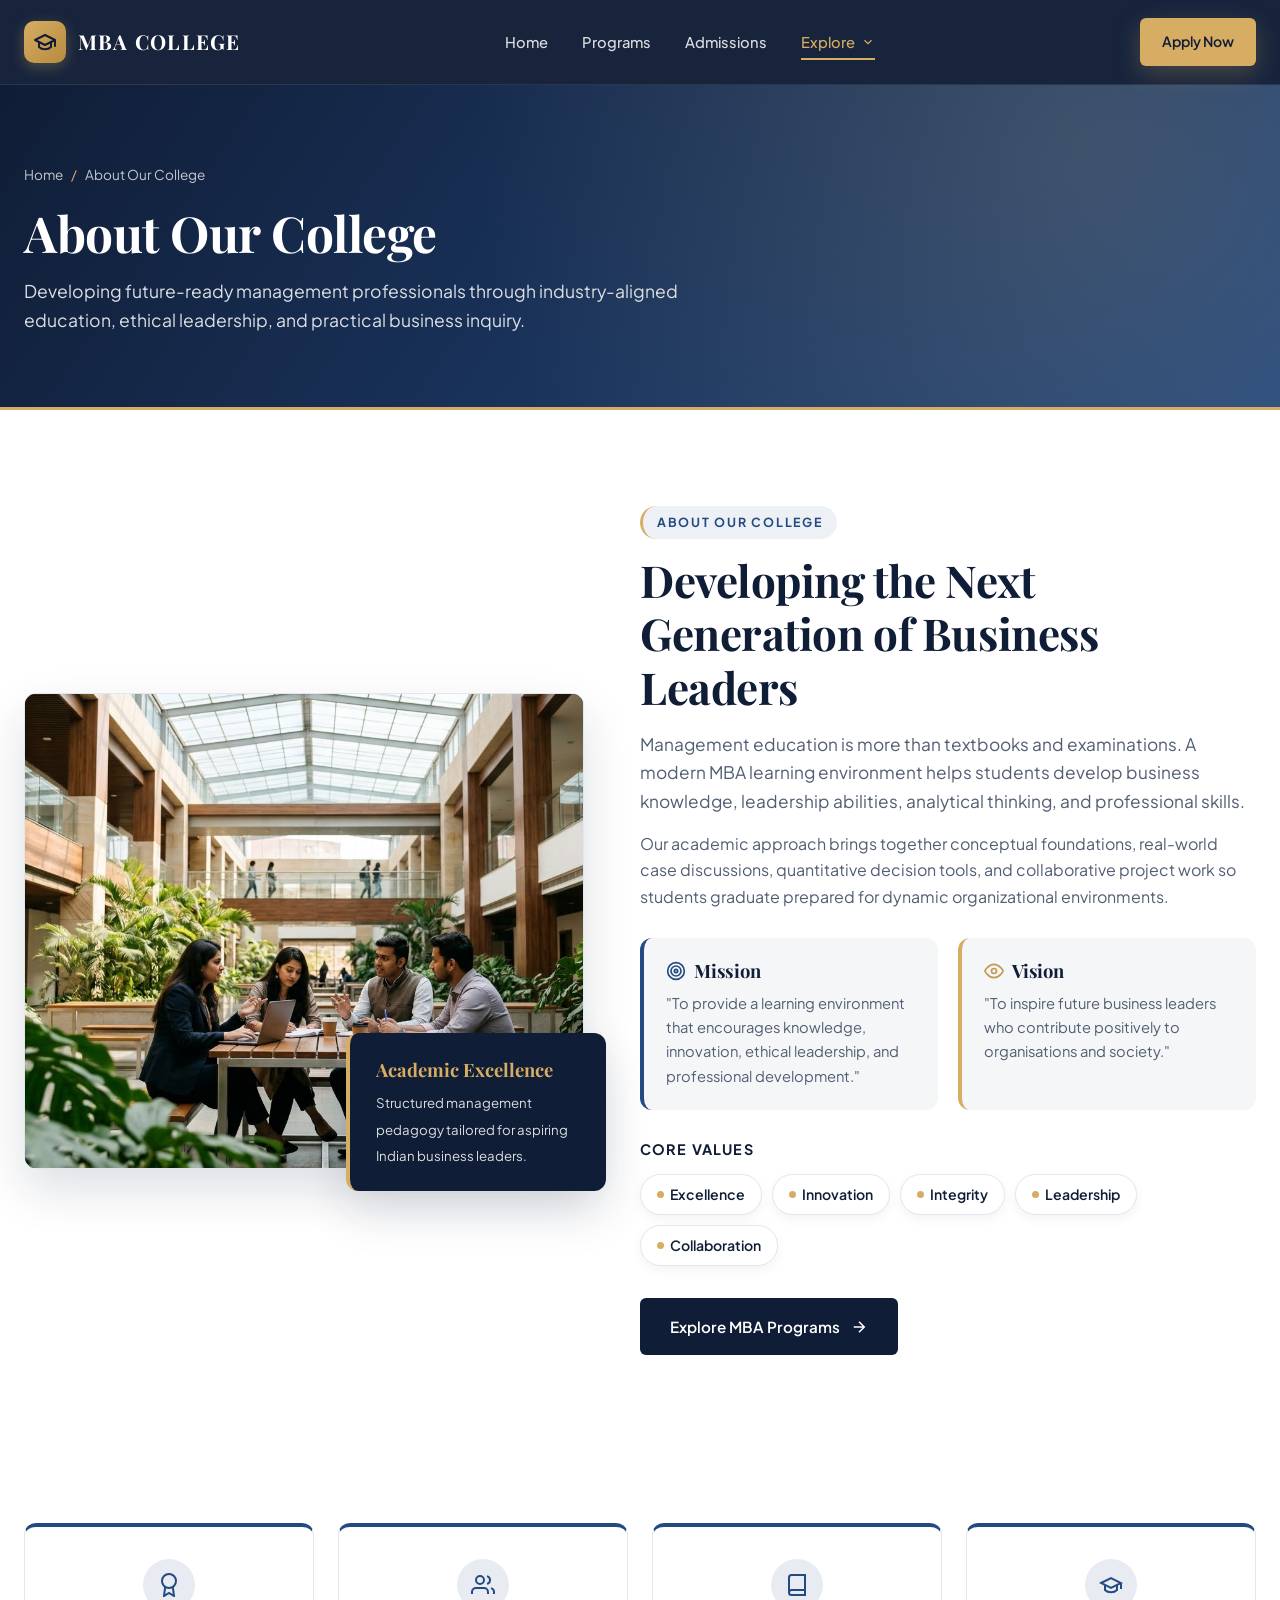
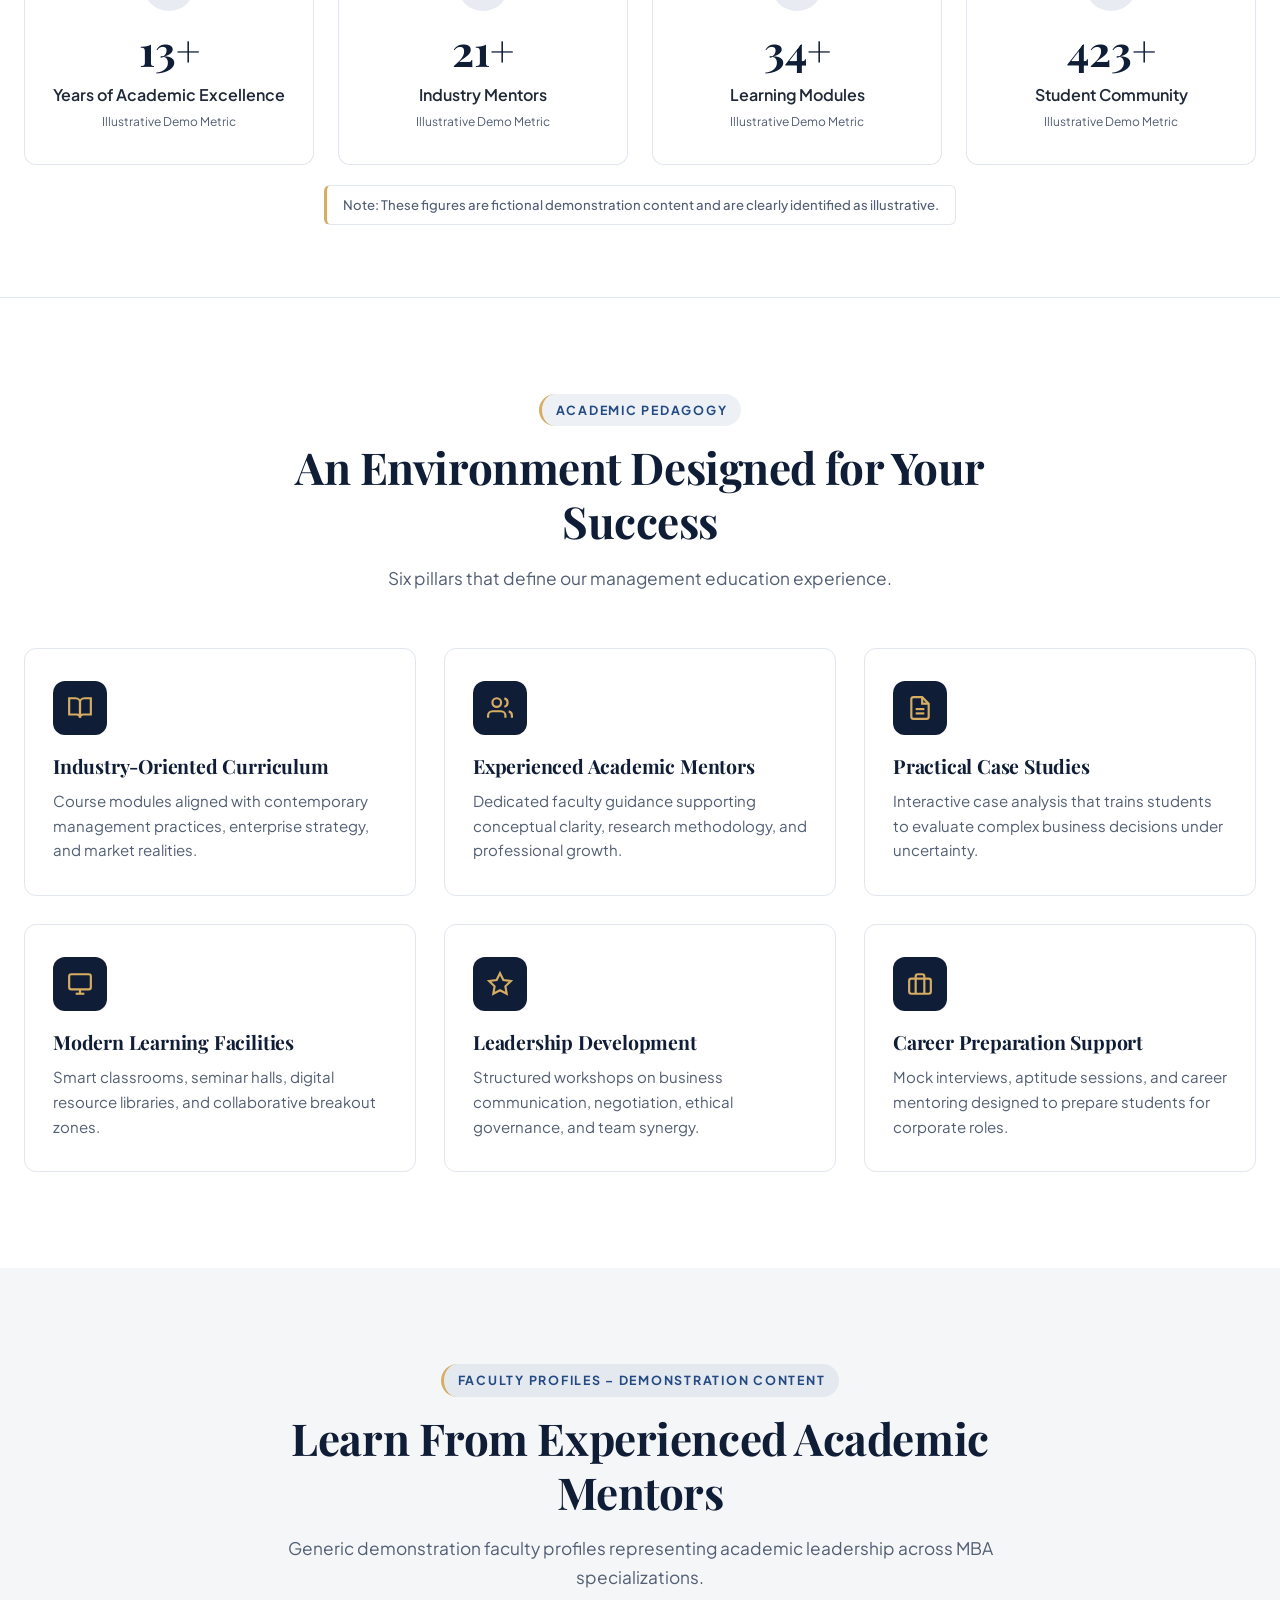
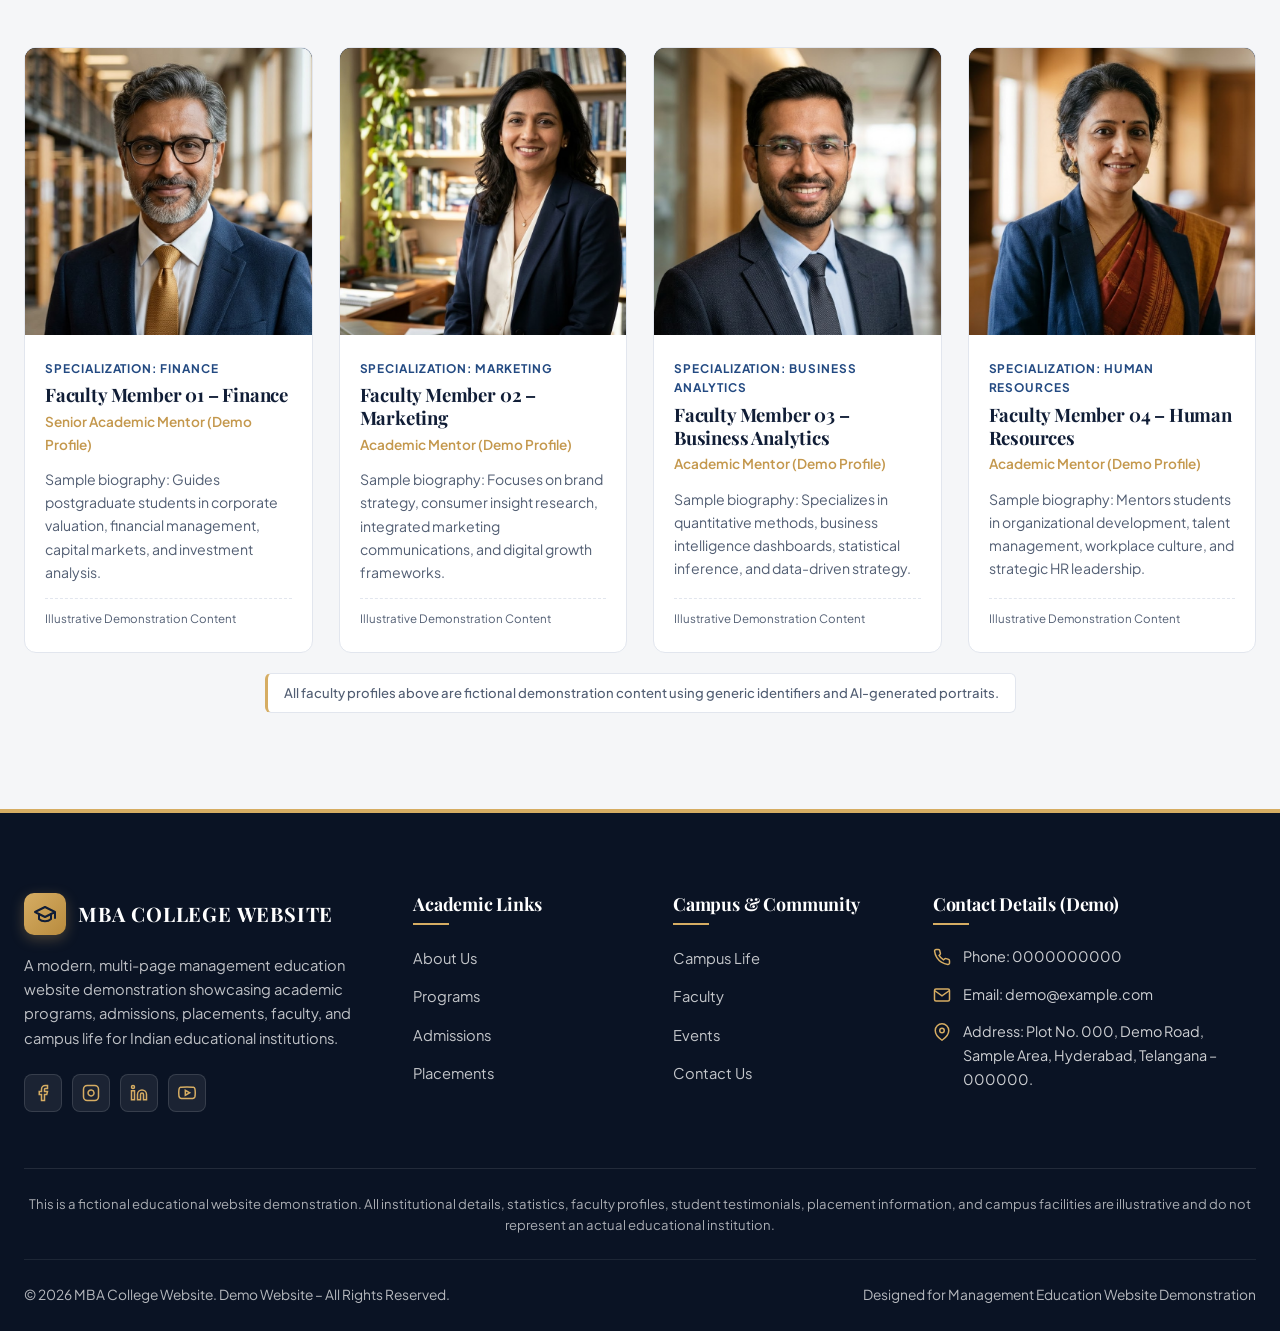
<file: about.html>
<!DOCTYPE html>
<html lang="en-IN">
<head>
  <meta charset="UTF-8" />
  <meta name="viewport" content="width=device-width, initial-scale=1.0" />
  <title>About Our College | MBA College Website | Management Education Demo</title>
  <meta name="description" content="Learn about our college mission, vision, core values, academic philosophy, and experienced academic mentors in this modern MBA college website demo." />
  <meta name="robots" content="index, follow" />

  <!-- Open Graph Metadata -->
  <meta property="og:type" content="website" />
  <meta property="og:title" content="About Our College | MBA College Website" />
  <meta property="og:description" content="Explore our mission, vision, core values, and academic mentors in this Indian MBA college website demonstration." />
  <meta property="og:image" content="images/about-campus.jpeg" />
  <meta property="og:locale" content="en_IN" />

  <!-- Google Fonts -->
  <link rel="preconnect" href="https://fonts.googleapis.com" />
  <link rel="preconnect" href="https://fonts.gstatic.com" crossorigin />
  <link href="https://fonts.googleapis.com/css2?family=Playfair+Display:wght@600;700&family=Plus+Jakarta+Sans:wght@400;500;600;700&display=swap" rel="stylesheet" />

  <!-- Shared Stylesheets -->
  <link rel="stylesheet" href="assets/css/style.css" />
  <link rel="stylesheet" href="assets/css/responsive.css" />
</head>
<body>

  <!-- Consistent Sticky Header -->
    <header class="site-header" id="top">
    <div class="container header-inner">
      <a href="index.html" class="brand-logo" aria-label="MBA College Home">
        <span class="brand-icon" aria-hidden="true">
          <svg viewBox="0 0 24 24" fill="none" stroke="currentColor" stroke-width="2" stroke-linecap="round" stroke-linejoin="round">
            <path d="M22 10v6M2 10l10-5 10 5-10 5z"/>
            <path d="M6 12v5c3 3 9 3 12 0v-5"/>
          </svg>
        </span>
        <span class="brand-text">MBA COLLEGE</span>
      </a>

      <nav class="main-nav" aria-label="Primary Navigation">
        <ul class="nav-list">
          <li><a href="index.html" class="nav-link">Home</a></li>
          <li><a href="programs.html" class="nav-link">Programs</a></li>
          <li><a href="admissions.html" class="nav-link">Admissions</a></li>
          <li class="nav-item-dropdown">
            <a href="about.html" class="nav-link dropdown-toggle active" id="dropdownExplore" role="button" aria-haspopup="true" aria-expanded="false">
              <span>Explore</span>
              <svg class="dropdown-chevron" viewBox="0 0 24 24" fill="none" stroke="currentColor" stroke-width="2" aria-hidden="true">
                <polyline points="6 9 12 15 18 9"></polyline>
              </svg>
            </a>
            <ul class="dropdown-menu" aria-labelledby="dropdownExplore">
              <li>
                <a href="about.html" class="dropdown-item active">
                  <svg viewBox="0 0 24 24" fill="none" stroke="currentColor" stroke-width="2" aria-hidden="true"><circle cx="12" cy="12" r="10"/><path d="M12 16v-4M12 8h.01"/></svg>
                  <span>About Us</span>
                </a>
              </li>
              <li>
                <a href="placements.html" class="dropdown-item">
                  <svg viewBox="0 0 24 24" fill="none" stroke="currentColor" stroke-width="2" aria-hidden="true"><rect x="2" y="7" width="20" height="14" rx="2" ry="2"/><path d="M16 21V5a2 2 0 0 0-2-2h-4a2 2 0 0 0-2 2v16"/></svg>
                  <span>Placements</span>
                </a>
              </li>
              <li>
                <a href="campus-life.html" class="dropdown-item">
                  <svg viewBox="0 0 24 24" fill="none" stroke="currentColor" stroke-width="2" aria-hidden="true"><path d="M18 20V10M12 20V4M6 20v-6"/></svg>
                  <span>Campus Life</span>
                </a>
              </li>
              <li>
                <a href="contact.html" class="dropdown-item">
                  <svg viewBox="0 0 24 24" fill="none" stroke="currentColor" stroke-width="2" aria-hidden="true"><path d="M21 10c0 7-9 13-9 13s-9-6-9-13a9 9 0 0 1 18 0z"/><circle cx="12" cy="10" r="3"/></svg>
                  <span>Contact Us</span>
                </a>
              </li>
              <li class="dropdown-divider"></li>
              <li>
                <a href="#student-portal" class="dropdown-item dropdown-portal" data-demo-notice="Student Portal is a demonstration link. No institutional login backend is connected in this demo.">
                  <svg viewBox="0 0 24 24" fill="none" stroke="currentColor" stroke-width="2" aria-hidden="true"><path d="M20 21v-2a4 4 0 0 0-4-4H8a4 4 0 0 0-4 4v2"/><circle cx="12" cy="7" r="4"/></svg>
                  <span>Student Portal</span>
                </a>
              </li>
            </ul>
          </li>
        </ul>
        <div class="mobile-nav-cta">
          <a href="admissions.html#admission-enquiry" class="btn btn-primary">Apply Now</a>
        </div>
      </nav>

      <div class="header-actions">
        <a href="admissions.html#admission-enquiry" class="btn btn-primary btn-sm">Apply Now</a>
        <button class="menu-toggle" type="button" aria-label="Toggle Navigation Menu" aria-expanded="false">
          <span class="hamburger-box">
            <span class="hamburger-line"></span>
            <span class="hamburger-line"></span>
            <span class="hamburger-line"></span>
          </span>
        </button>
      </div>
    </div>
  </header>

  <main>
    <!-- Page Hero -->
    <section class="page-hero">
      <div class="container">
        <nav class="breadcrumb" aria-label="Breadcrumb">
          <a href="index.html">Home</a>
          <span class="sep">/</span>
          <span aria-current="page">About Our College</span>
        </nav>
        <h1>About Our College</h1>
        <p>Developing future-ready management professionals through industry-aligned education, ethical leadership, and practical business inquiry.</p>
      </div>
    </section>

    <!-- Main About Section -->
    <section class="section-padding">
      <div class="container">
        <div class="about-grid">
          <div class="about-image-wrapper reveal">
            <div class="ai-media about-main-image">
              <img src="images/about-campus.jpeg" alt="Modern campus courtyard and collaborative MBA learning space" />
              <div class="ai-placeholder-ui" aria-hidden="true">
                <svg viewBox="0 0 24 24" fill="none" stroke="currentColor" stroke-width="1.6"><path d="M3 21h18M5 21V7l7-4 7 4v14M9 21v-6h6v6"/></svg>
                <div class="ai-placeholder-title">Modern Academic Campus</div>
                <span class="ai-placeholder-tag">about-campus.jpeg</span>
              </div>
            </div>
            <div class="about-accent-badge">
              <strong>Academic Excellence</strong>
              <span>Structured management pedagogy tailored for aspiring Indian business leaders.</span>
            </div>
          </div>

          <div class="about-content reveal">
            <span class="eyebrow">About Our College</span>
            <h2 class="section-title">Developing the Next Generation of Business Leaders</h2>
            <p class="section-subtitle">
              Management education is more than textbooks and examinations. A modern MBA learning environment helps students develop business knowledge, leadership abilities, analytical thinking, and professional skills.
            </p>
            <p style="margin-top: 16px;">
              Our academic approach brings together conceptual foundations, real-world case discussions, quantitative decision tools, and collaborative project work so students graduate prepared for dynamic organizational environments.
            </p>

            <div class="mv-cards">
              <div class="mv-card">
                <h3>
                  <svg width="20" height="20" viewBox="0 0 24 24" fill="none" stroke="var(--color-royal)" stroke-width="2"><circle cx="12" cy="12" r="10"/><circle cx="12" cy="12" r="6"/><circle cx="12" cy="12" r="2"/></svg>
                  Mission
                </h3>
                <p>"To provide a learning environment that encourages knowledge, innovation, ethical leadership, and professional development."</p>
              </div>
              <div class="mv-card vision">
                <h3>
                  <svg width="20" height="20" viewBox="0 0 24 24" fill="none" stroke="var(--color-gold-hover)" stroke-width="2"><path d="M1 12s4-8 11-8 11 8 11 8-4 8-11 8-11-8-11-8z"/><circle cx="12" cy="12" r="3"/></svg>
                  Vision
                </h3>
                <p>"To inspire future business leaders who contribute positively to organisations and society."</p>
              </div>
            </div>

            <div class="core-values-box">
              <div class="core-values-title">Core Values</div>
              <div class="values-pills">
                <span class="value-pill">Excellence</span>
                <span class="value-pill">Innovation</span>
                <span class="value-pill">Integrity</span>
                <span class="value-pill">Leadership</span>
                <span class="value-pill">Collaboration</span>
              </div>
            </div>

            <a href="programs.html" class="btn btn-navy">
              Explore MBA Programs
              <svg viewBox="0 0 24 24" fill="none" stroke="currentColor" stroke-width="2"><path d="M5 12h14M12 5l7 7-7 7"/></svg>
            </a>
          </div>
        </div>
      </div>
    </section>

    <!-- Illustrative Statistics Counter -->
    <section class="stats-section bg-light" aria-label="Illustrative Institutional Figures">
      <div class="container">
        <div class="stats-grid">
          <div class="stat-card reveal" style="background: var(--color-white);">
            <div class="stat-icon">
              <svg viewBox="0 0 24 24" fill="none" stroke="currentColor" stroke-width="2"><circle cx="12" cy="8" r="7"/><polyline points="8.21 13.89 7 23 12 20 17 23 15.79 13.88"/></svg>
            </div>
            <div class="stat-number" data-counter="15" data-suffix="+">15+</div>
            <div class="stat-label">Years of Academic Excellence</div>
            <div class="stat-tag">Illustrative Demo Metric</div>
          </div>

          <div class="stat-card reveal" style="background: var(--color-white);">
            <div class="stat-icon">
              <svg viewBox="0 0 24 24" fill="none" stroke="currentColor" stroke-width="2"><path d="M17 21v-2a4 4 0 0 0-4-4H5a4 4 0 0 0-4 4v2"/><circle cx="9" cy="7" r="4"/><path d="M23 21v-2a4 4 0 0 0-3-3.87"/><path d="M16 3.13a4 4 0 0 1 0 7.75"/></svg>
            </div>
            <div class="stat-number" data-counter="25" data-suffix="+">25+</div>
            <div class="stat-label">Industry Mentors</div>
            <div class="stat-tag">Illustrative Demo Metric</div>
          </div>

          <div class="stat-card reveal" style="background: var(--color-white);">
            <div class="stat-icon">
              <svg viewBox="0 0 24 24" fill="none" stroke="currentColor" stroke-width="2"><path d="M4 19.5A2.5 2.5 0 0 1 6.5 17H20"/><path d="M6.5 2H20v20H6.5A2.5 2.5 0 0 1 4 19.5v-15A2.5 2.5 0 0 1 6.5 2z"/></svg>
            </div>
            <div class="stat-number" data-counter="40" data-suffix="+">40+</div>
            <div class="stat-label">Learning Modules</div>
            <div class="stat-tag">Illustrative Demo Metric</div>
          </div>

          <div class="stat-card reveal" style="background: var(--color-white);">
            <div class="stat-icon">
              <svg viewBox="0 0 24 24" fill="none" stroke="currentColor" stroke-width="2"><path d="M22 10v6M2 10l10-5 10 5-10 5z"/><path d="M6 12v5c3 3 9 3 12 0v-5"/></svg>
            </div>
            <div class="stat-number" data-counter="500" data-suffix="+">500+</div>
            <div class="stat-label">Student Community</div>
            <div class="stat-tag">Illustrative Demo Metric</div>
          </div>
        </div>
        <div class="text-center">
          <div class="demo-note">
            Note: These figures are fictional demonstration content and are clearly identified as illustrative.
          </div>
        </div>
      </div>
    </section>

    <!-- Why Choose Our College -->
    <section class="section-padding">
      <div class="container">
        <div class="section-header reveal">
          <span class="eyebrow">Academic Pedagogy</span>
          <h2 class="section-title">An Environment Designed for Your Success</h2>
          <p class="section-subtitle">
            Six pillars that define our management education experience.
          </p>
        </div>

        <div class="features-grid">
          <div class="feature-card reveal">
            <div class="feature-icon">
              <svg viewBox="0 0 24 24" fill="none" stroke="currentColor" stroke-width="2"><path d="M2 3h6a4 4 0 0 1 4 4v14a3 3 0 0 0-3-3H2z"/><path d="M22 3h-6a4 4 0 0 0-4 4v14a3 3 0 0 1 3-3h7z"/></svg>
            </div>
            <h3>Industry-Oriented Curriculum</h3>
            <p>Course modules aligned with contemporary management practices, enterprise strategy, and market realities.</p>
          </div>

          <div class="feature-card reveal">
            <div class="feature-icon">
              <svg viewBox="0 0 24 24" fill="none" stroke="currentColor" stroke-width="2"><path d="M17 21v-2a4 4 0 0 0-4-4H5a4 4 0 0 0-4 4v2"/><circle cx="9" cy="7" r="4"/><path d="M23 21v-2a4 4 0 0 0-3-3.87"/><path d="M16 3.13a4 4 0 0 1 0 7.75"/></svg>
            </div>
            <h3>Experienced Academic Mentors</h3>
            <p>Dedicated faculty guidance supporting conceptual clarity, research methodology, and professional growth.</p>
          </div>

          <div class="feature-card reveal">
            <div class="feature-icon">
              <svg viewBox="0 0 24 24" fill="none" stroke="currentColor" stroke-width="2"><path d="M14 2H6a2 2 0 0 0-2 2v16a2 2 0 0 0 2 2h12a2 2 0 0 0 2-2V8z"/><polyline points="14 2 14 8 20 8"/><line x1="16" y1="13" x2="8" y2="13"/><line x1="16" y1="17" x2="8" y2="17"/></svg>
            </div>
            <h3>Practical Case Studies</h3>
            <p>Interactive case analysis that trains students to evaluate complex business decisions under uncertainty.</p>
          </div>

          <div class="feature-card reveal">
            <div class="feature-icon">
              <svg viewBox="0 0 24 24" fill="none" stroke="currentColor" stroke-width="2"><rect x="2" y="3" width="20" height="14" rx="2" ry="2"/><line x1="8" y1="21" x2="16" y2="21"/><line x1="12" y1="17" x2="12" y2="21"/></svg>
            </div>
            <h3>Modern Learning Facilities</h3>
            <p>Smart classrooms, seminar halls, digital resource libraries, and collaborative breakout zones.</p>
          </div>

          <div class="feature-card reveal">
            <div class="feature-icon">
              <svg viewBox="0 0 24 24" fill="none" stroke="currentColor" stroke-width="2"><polygon points="12 2 15.09 8.26 22 9.27 17 14.14 18.18 21.02 12 17.77 5.82 21.02 7 14.14 2 9.27 8.91 8.26 12 2"/></svg>
            </div>
            <h3>Leadership Development</h3>
            <p>Structured workshops on business communication, negotiation, ethical governance, and team synergy.</p>
          </div>

          <div class="feature-card reveal">
            <div class="feature-icon">
              <svg viewBox="0 0 24 24" fill="none" stroke="currentColor" stroke-width="2"><rect x="2" y="7" width="20" height="14" rx="2" ry="2"/><path d="M16 21V5a2 2 0 0 0-2-2h-4a2 2 0 0 0-2 2v16"/></svg>
            </div>
            <h3>Career Preparation Support</h3>
            <p>Mock interviews, aptitude sessions, and career mentoring designed to prepare students for corporate roles.</p>
          </div>
        </div>
      </div>
    </section>

    <!-- Faculty Section -->
    <section class="section-padding bg-light" id="faculty">
      <div class="container">
        <div class="section-header reveal">
          <span class="eyebrow">Faculty Profiles – Demonstration Content</span>
          <h2 class="section-title">Learn From Experienced Academic Mentors</h2>
          <p class="section-subtitle">
            Generic demonstration faculty profiles representing academic leadership across MBA specializations.
          </p>
        </div>

        <div class="faculty-grid">
          <article class="faculty-card reveal">
            <div class="ai-media faculty-photo">
              <img src="images/faculty-01.jpeg" alt="AI-generated fictional portrait of Faculty Member 01 – Finance" />
              <div class="ai-placeholder-ui" aria-hidden="true">
                <div class="ai-placeholder-title">Faculty Member 01</div>
                <span class="ai-placeholder-tag">faculty-01.jpeg</span>
              </div>
            </div>
            <div class="faculty-body">
              <span class="faculty-dept">Specialization: Finance</span>
              <h3 class="faculty-name">Faculty Member 01 – Finance</h3>
              <div class="faculty-role">Senior Academic Mentor (Demo Profile)</div>
              <p class="faculty-bio">Sample biography: Guides postgraduate students in corporate valuation, financial management, capital markets, and investment analysis.</p>
              <div class="faculty-demo-tag">Illustrative Demonstration Content</div>
            </div>
          </article>

          <article class="faculty-card reveal">
            <div class="ai-media faculty-photo">
              <img src="images/faculty-02.jpeg" alt="AI-generated fictional portrait of Faculty Member 02 – Marketing" />
              <div class="ai-placeholder-ui" aria-hidden="true">
                <div class="ai-placeholder-title">Faculty Member 02</div>
                <span class="ai-placeholder-tag">faculty-02.jpeg</span>
              </div>
            </div>
            <div class="faculty-body">
              <span class="faculty-dept">Specialization: Marketing</span>
              <h3 class="faculty-name">Faculty Member 02 – Marketing</h3>
              <div class="faculty-role">Academic Mentor (Demo Profile)</div>
              <p class="faculty-bio">Sample biography: Focuses on brand strategy, consumer insight research, integrated marketing communications, and digital growth frameworks.</p>
              <div class="faculty-demo-tag">Illustrative Demonstration Content</div>
            </div>
          </article>

          <article class="faculty-card reveal">
            <div class="ai-media faculty-photo">
              <img src="images/faculty-03.jpeg" alt="AI-generated fictional portrait of Faculty Member 03 – Business Analytics" />
              <div class="ai-placeholder-ui" aria-hidden="true">
                <div class="ai-placeholder-title">Faculty Member 03</div>
                <span class="ai-placeholder-tag">faculty-03.jpeg</span>
              </div>
            </div>
            <div class="faculty-body">
              <span class="faculty-dept">Specialization: Business Analytics</span>
              <h3 class="faculty-name">Faculty Member 03 – Business Analytics</h3>
              <div class="faculty-role">Academic Mentor (Demo Profile)</div>
              <p class="faculty-bio">Sample biography: Specializes in quantitative methods, business intelligence dashboards, statistical inference, and data-driven strategy.</p>
              <div class="faculty-demo-tag">Illustrative Demonstration Content</div>
            </div>
          </article>

          <article class="faculty-card reveal">
            <div class="ai-media faculty-photo">
              <img src="images/faculty-04.jpeg" alt="AI-generated fictional portrait of Faculty Member 04 – Human Resources" />
              <div class="ai-placeholder-ui" aria-hidden="true">
                <div class="ai-placeholder-title">Faculty Member 04</div>
                <span class="ai-placeholder-tag">faculty-04.jpeg</span>
              </div>
            </div>
            <div class="faculty-body">
              <span class="faculty-dept">Specialization: Human Resources</span>
              <h3 class="faculty-name">Faculty Member 04 – Human Resources</h3>
              <div class="faculty-role">Academic Mentor (Demo Profile)</div>
              <p class="faculty-bio">Sample biography: Mentors students in organizational development, talent management, workplace culture, and strategic HR leadership.</p>
              <div class="faculty-demo-tag">Illustrative Demonstration Content</div>
            </div>
          </article>
        </div>

        <div class="text-center">
          <div class="demo-note">
            All faculty profiles above are fictional demonstration content using generic identifiers and AI-generated portraits.
          </div>
        </div>
      </div>
    </section>
  </main>

  <!-- Consistent Footer -->
  <footer class="site-footer">
    <div class="container">
      <div class="footer-grid">
        <div>
          <a href="index.html" class="brand-logo">
            <span class="brand-icon" aria-hidden="true">
              <svg viewBox="0 0 24 24" fill="none" stroke="currentColor" stroke-width="2" stroke-linecap="round" stroke-linejoin="round">
                <path d="M22 10v6M2 10l10-5 10 5-10 5z"/>
                <path d="M6 12v5c3 3 9 3 12 0v-5"/>
              </svg>
            </span>
            <span class="footer-brand-title">MBA COLLEGE WEBSITE</span>
          </a>
          <p class="footer-desc">
            A modern, multi-page management education website demonstration showcasing academic programs, admissions, placements, faculty, and campus life for Indian educational institutions.
          </p>
          <div class="social-decorative" aria-label="Decorative social media icons">
            <span class="social-icon-box" title="Decorative Icon Only" aria-hidden="true">
              <svg viewBox="0 0 24 24" fill="none" stroke="currentColor" stroke-width="2"><path d="M18 2h-3a5 5 0 0 0-5 5v3H7v4h3v8h4v-8h3l1-4h-4V7a1 1 0 0 1 1-1h3z"/></svg>
            </span>
            <span class="social-icon-box" title="Decorative Icon Only" aria-hidden="true">
              <svg viewBox="0 0 24 24" fill="none" stroke="currentColor" stroke-width="2"><rect x="2" y="2" width="20" height="20" rx="5" ry="5"/><path d="M16 11.37A4 4 0 1 1 12.63 8 4 4 0 0 1 16 11.37z"/><line x1="17.5" y1="6.5" x2="17.51" y2="6.5"/></svg>
            </span>
            <span class="social-icon-box" title="Decorative Icon Only" aria-hidden="true">
              <svg viewBox="0 0 24 24" fill="none" stroke="currentColor" stroke-width="2"><path d="M16 8a6 6 0 0 1 6 6v7h-4v-7a2 2 0 0 0-2-2 2 2 0 0 0-2 2v7h-4v-7a6 6 0 0 1 6-6z"/><rect x="2" y="9" width="4" height="12"/><circle cx="4" cy="4" r="2"/></svg>
            </span>
            <span class="social-icon-box" title="Decorative Icon Only" aria-hidden="true">
              <svg viewBox="0 0 24 24" fill="none" stroke="currentColor" stroke-width="2"><path d="M22.54 6.42a2.78 2.78 0 0 0-1.94-2C18.88 4 12 4 12 4s-6.88 0-8.6.46a2.78 2.78 0 0 0-1.94 2A29 29 0 0 0 1 11.75a29 29 0 0 0 .46 5.33A2.78 2.78 0 0 0 3.4 19c1.72.46 8.6.46 8.6.46s6.88 0 8.6-.46a2.78 2.78 0 0 0 1.94-2 29 29 0 0 0 .46-5.25 29 29 0 0 0-.46-5.33z"/><polygon points="9.75 15.02 15.5 11.75 9.75 8.48 9.75 15.02"/></svg>
            </span>
          </div>
        </div>

        <div>
          <h3 class="footer-heading">Academic Links</h3>
          <ul class="footer-links">
            <li><a href="about.html">About Us</a></li>
            <li><a href="programs.html">Programs</a></li>
            <li><a href="admissions.html">Admissions</a></li>
            <li><a href="placements.html">Placements</a></li>
          </ul>
        </div>

        <div>
          <h3 class="footer-heading">Campus &amp; Community</h3>
          <ul class="footer-links">
            <li><a href="campus-life.html">Campus Life</a></li>
            <li><a href="about.html#faculty">Faculty</a></li>
            <li><a href="campus-life.html#events">Events</a></li>
            <li><a href="contact.html">Contact Us</a></li>
          </ul>
        </div>

        <div>
          <h3 class="footer-heading">Contact Details (Demo)</h3>
          <ul class="footer-contact-list">
            <li>
              <svg viewBox="0 0 24 24" fill="none" stroke="currentColor" stroke-width="2"><path d="M22 16.92v3a2 2 0 0 1-2.18 2 19.79 19.79 0 0 1-8.63-3.07 19.5 19.5 0 0 1-6-6 19.79 19.79 0 0 1-3.07-8.67A2 2 0 0 1 4.11 2h3a2 2 0 0 1 2 1.72c.127.96.361 1.903.7 2.81a2 2 0 0 1-.45 2.11L8.09 9.91a16 16 0 0 0 6 6l1.27-1.27a2 2 0 0 1 2.11-.45c.907.339 1.85.573 2.81.7A2 2 0 0 1 22 16.92z"/></svg>
              <span>Phone: 0000000000</span>
            </li>
            <li>
              <svg viewBox="0 0 24 24" fill="none" stroke="currentColor" stroke-width="2"><path d="M4 4h16c1.1 0 2 .9 2 2v12c0 1.1-.9 2-2 2H4c-1.1 0-2-.9-2-2V6c0-1.1.9-2 2-2z"/><polyline points="22,6 12,13 2,6"/></svg>
              <span>Email: <a href="mailto:demo@example.com">demo@example.com</a></span>
            </li>
            <li>
              <svg viewBox="0 0 24 24" fill="none" stroke="currentColor" stroke-width="2"><path d="M21 10c0 7-9 13-9 13s-9-6-9-13a9 9 0 0 1 18 0z"/><circle cx="12" cy="10" r="3"/></svg>
              <span>Address: Plot No. 000, Demo Road, Sample Area, Hyderabad, Telangana – 000000.</span>
            </li>
          </ul>
        </div>
      </div>

      <div class="footer-disclaimer-box">
        <p class="footer-disclaimer-text">
          This is a fictional educational website demonstration. All institutional details, statistics, faculty profiles, student testimonials, placement information, and campus facilities are illustrative and do not represent an actual educational institution.
        </p>
      </div>

      <div class="footer-bottom">
        <div>© 2026 MBA College Website. Demo Website – All Rights Reserved.</div>
        <div>Designed for Management Education Website Demonstration</div>
      </div>
    </div>
  </footer>

  <button type="button" class="back-to-top" id="backToTop" aria-label="Back to top">
    <svg viewBox="0 0 24 24" fill="none" stroke="currentColor" stroke-width="2.5"><polyline points="18 15 12 9 6 15"/></svg>
  </button>
  <div class="demo-toast" id="demoToast" role="status" aria-live="polite"></div>

  <script src="assets/js/script.js"></script>
</body>
</html>
</file>
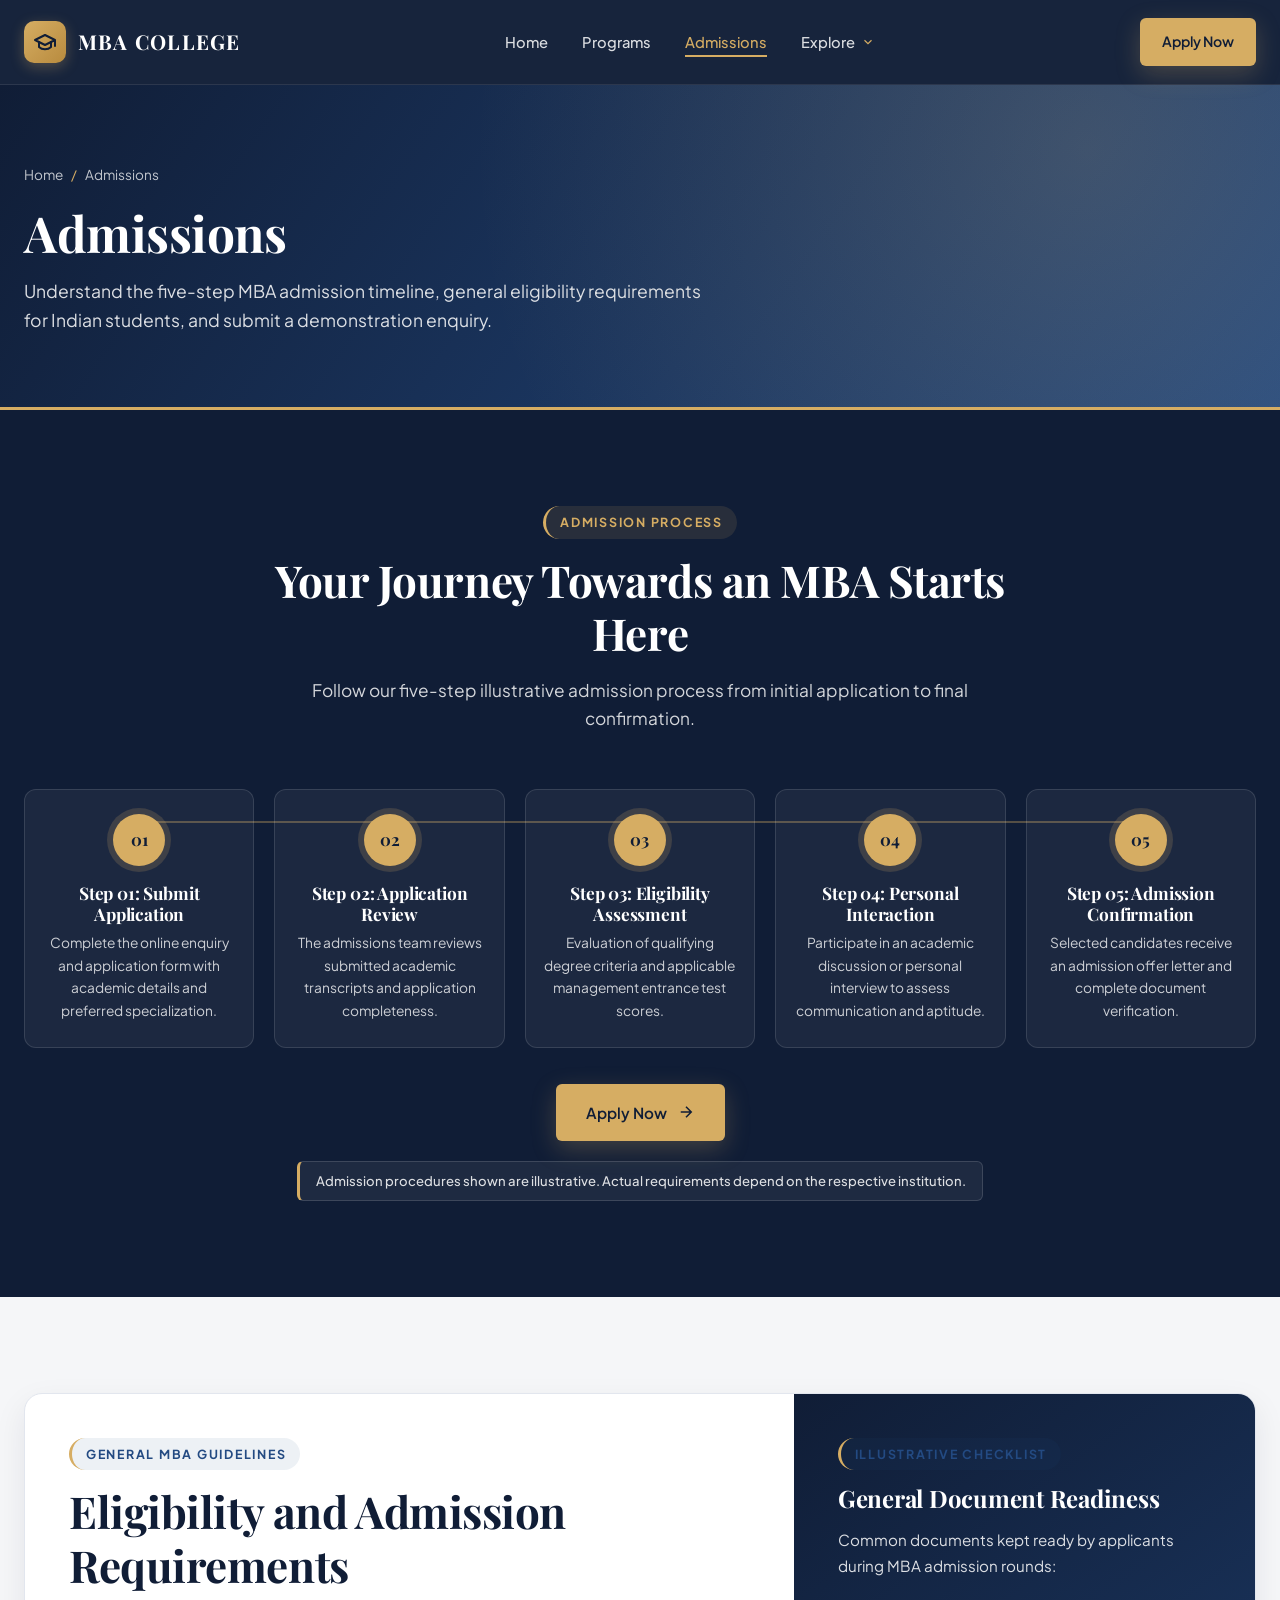
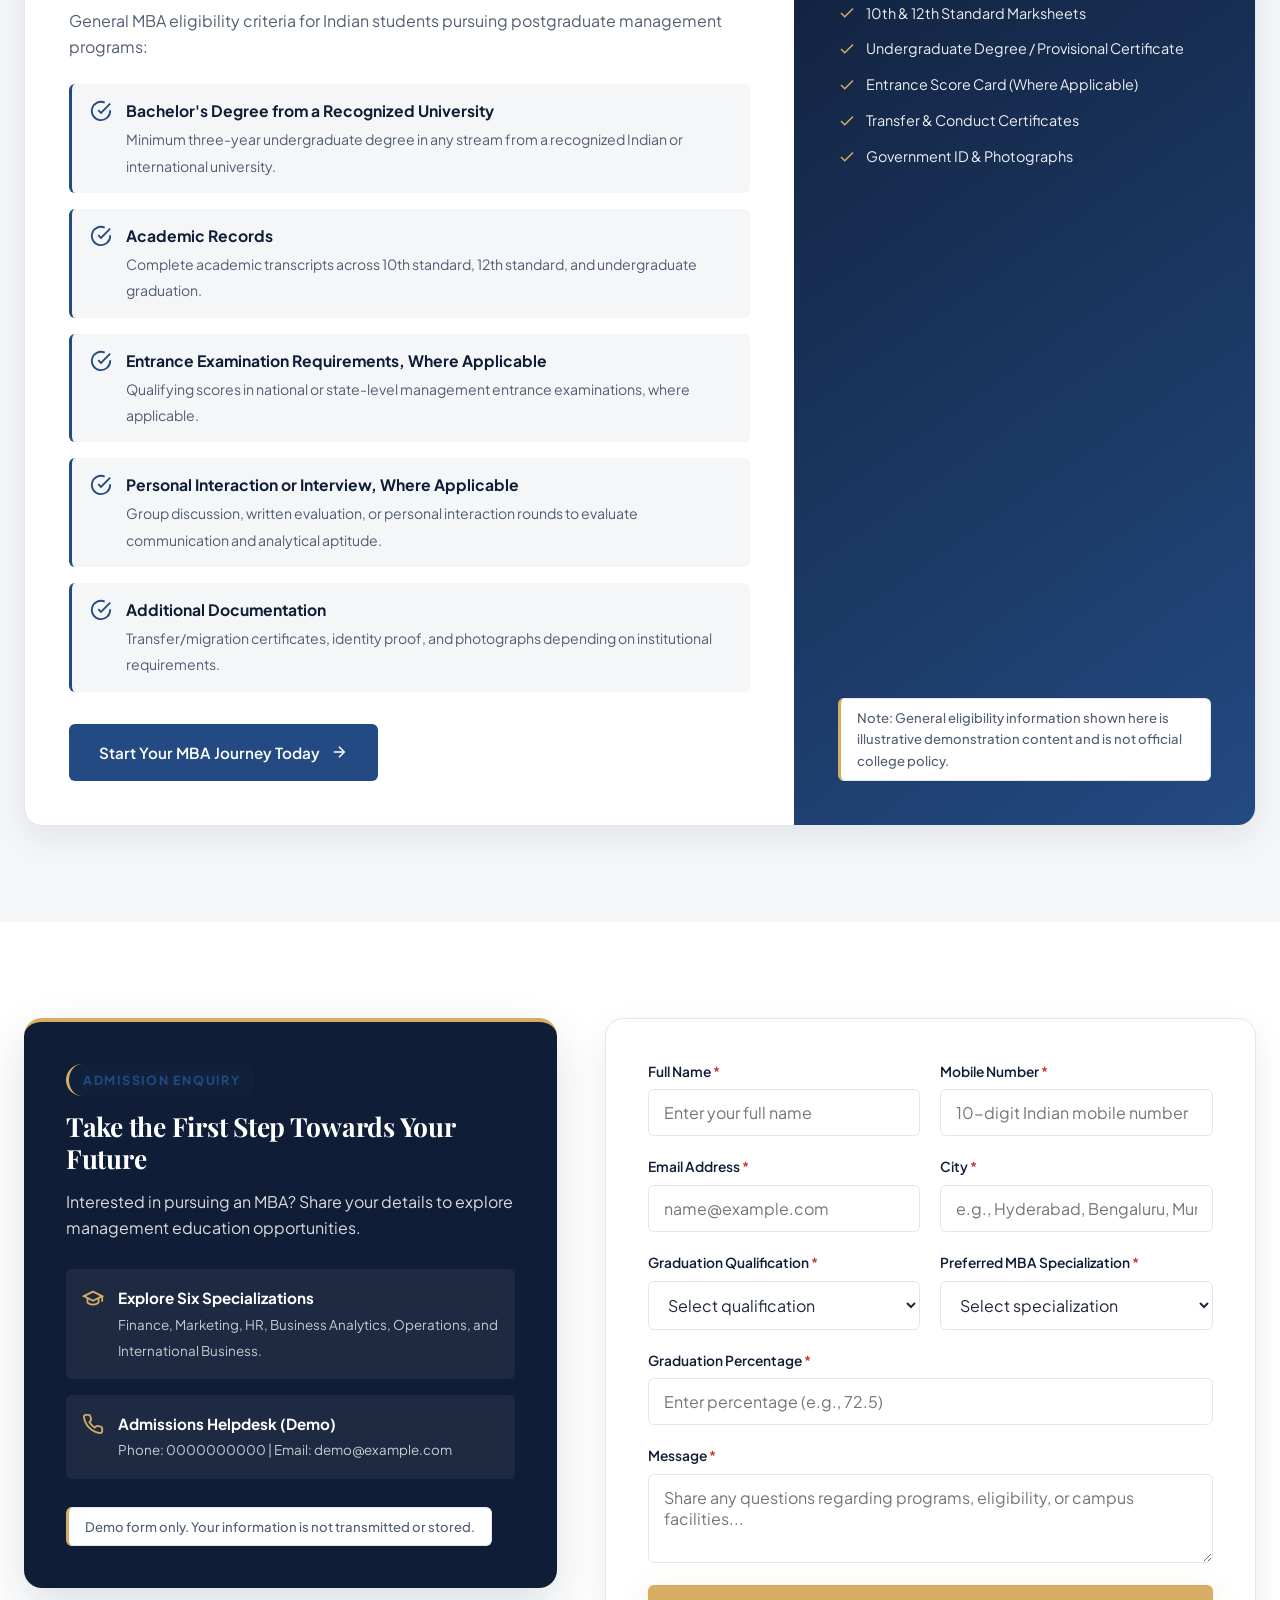
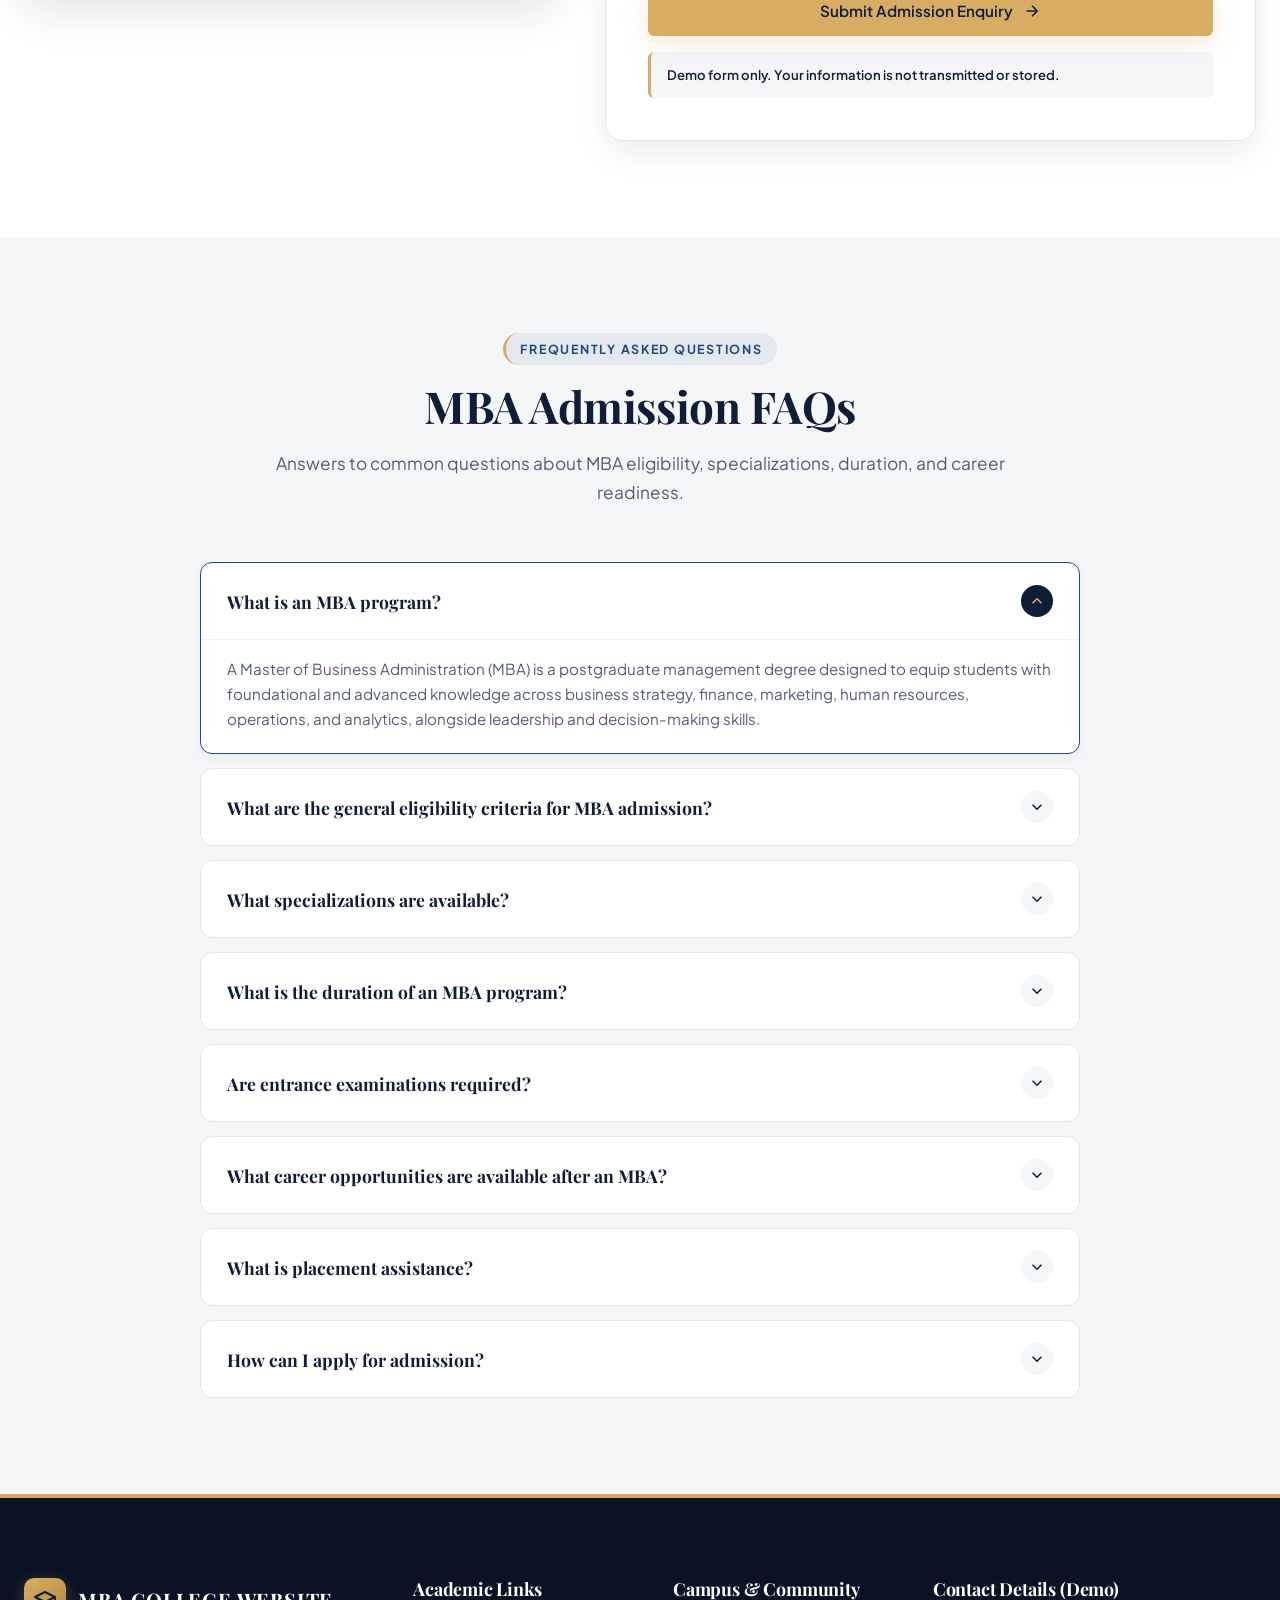
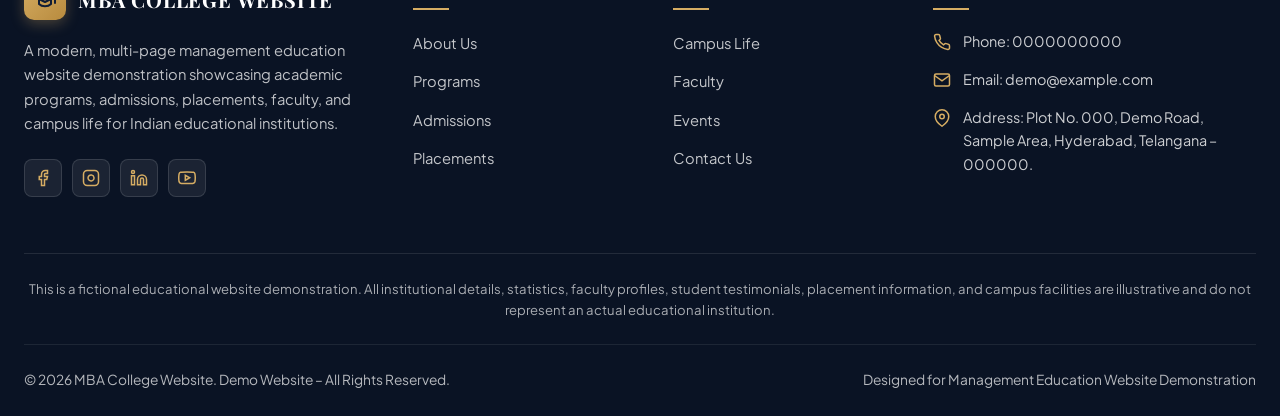
<file: admissions.html>
<!DOCTYPE html>
<html lang="en-IN">
<head>
  <meta charset="UTF-8" />
  <meta name="viewport" content="width=device-width, initial-scale=1.0" />
  <title>Admissions | MBA College Website | Management Education Demo</title>
  <meta name="description" content="Explore the five-step MBA admission timeline, general eligibility criteria for Indian aspirants, FAQs, and admission enquiry form in this demo website." />
  <meta name="robots" content="index, follow" />

  <!-- Open Graph Metadata -->
  <meta property="og:type" content="website" />
  <meta property="og:title" content="Admissions | MBA College Website" />
  <meta property="og:description" content="Explore the MBA admission process, eligibility guidelines, and interactive enquiry form in this modern Indian MBA college website demonstration." />
  <meta property="og:image" content="images/hero-campus.jpeg" />
  <meta property="og:locale" content="en_IN" />

  <!-- Google Fonts -->
  <link rel="preconnect" href="https://fonts.googleapis.com" />
  <link rel="preconnect" href="https://fonts.gstatic.com" crossorigin />
  <link href="https://fonts.googleapis.com/css2?family=Playfair+Display:wght@600;700&family=Plus+Jakarta+Sans:wght@400;500;600;700&display=swap" rel="stylesheet" />

  <!-- Shared Stylesheets -->
  <link rel="stylesheet" href="assets/css/style.css" />
  <link rel="stylesheet" href="assets/css/responsive.css" />
</head>
<body>

  <!-- Consistent Sticky Header -->
    <header class="site-header" id="top">
    <div class="container header-inner">
      <a href="index.html" class="brand-logo" aria-label="MBA College Home">
        <span class="brand-icon" aria-hidden="true">
          <svg viewBox="0 0 24 24" fill="none" stroke="currentColor" stroke-width="2" stroke-linecap="round" stroke-linejoin="round">
            <path d="M22 10v6M2 10l10-5 10 5-10 5z"/>
            <path d="M6 12v5c3 3 9 3 12 0v-5"/>
          </svg>
        </span>
        <span class="brand-text">MBA COLLEGE</span>
      </a>

      <nav class="main-nav" aria-label="Primary Navigation">
        <ul class="nav-list">
          <li><a href="index.html" class="nav-link">Home</a></li>
          <li><a href="programs.html" class="nav-link">Programs</a></li>
          <li><a href="admissions.html" class="nav-link active">Admissions</a></li>
          <li class="nav-item-dropdown">
            <a href="about.html" class="nav-link dropdown-toggle" id="dropdownExplore" role="button" aria-haspopup="true" aria-expanded="false">
              <span>Explore</span>
              <svg class="dropdown-chevron" viewBox="0 0 24 24" fill="none" stroke="currentColor" stroke-width="2" aria-hidden="true">
                <polyline points="6 9 12 15 18 9"></polyline>
              </svg>
            </a>
            <ul class="dropdown-menu" aria-labelledby="dropdownExplore">
              <li>
                <a href="about.html" class="dropdown-item">
                  <svg viewBox="0 0 24 24" fill="none" stroke="currentColor" stroke-width="2" aria-hidden="true"><circle cx="12" cy="12" r="10"/><path d="M12 16v-4M12 8h.01"/></svg>
                  <span>About Us</span>
                </a>
              </li>
              <li>
                <a href="placements.html" class="dropdown-item">
                  <svg viewBox="0 0 24 24" fill="none" stroke="currentColor" stroke-width="2" aria-hidden="true"><rect x="2" y="7" width="20" height="14" rx="2" ry="2"/><path d="M16 21V5a2 2 0 0 0-2-2h-4a2 2 0 0 0-2 2v16"/></svg>
                  <span>Placements</span>
                </a>
              </li>
              <li>
                <a href="campus-life.html" class="dropdown-item">
                  <svg viewBox="0 0 24 24" fill="none" stroke="currentColor" stroke-width="2" aria-hidden="true"><path d="M18 20V10M12 20V4M6 20v-6"/></svg>
                  <span>Campus Life</span>
                </a>
              </li>
              <li>
                <a href="contact.html" class="dropdown-item">
                  <svg viewBox="0 0 24 24" fill="none" stroke="currentColor" stroke-width="2" aria-hidden="true"><path d="M21 10c0 7-9 13-9 13s-9-6-9-13a9 9 0 0 1 18 0z"/><circle cx="12" cy="10" r="3"/></svg>
                  <span>Contact Us</span>
                </a>
              </li>
              <li class="dropdown-divider"></li>
              <li>
                <a href="#student-portal" class="dropdown-item dropdown-portal" data-demo-notice="Student Portal is a demonstration link. No institutional login backend is connected in this demo.">
                  <svg viewBox="0 0 24 24" fill="none" stroke="currentColor" stroke-width="2" aria-hidden="true"><path d="M20 21v-2a4 4 0 0 0-4-4H8a4 4 0 0 0-4 4v2"/><circle cx="12" cy="7" r="4"/></svg>
                  <span>Student Portal</span>
                </a>
              </li>
            </ul>
          </li>
        </ul>
        <div class="mobile-nav-cta">
          <a href="#admission-enquiry" class="btn btn-primary">Apply Now</a>
        </div>
      </nav>

      <div class="header-actions">
        <a href="#admission-enquiry" class="btn btn-primary btn-sm">Apply Now</a>
        <button class="menu-toggle" type="button" aria-label="Toggle Navigation Menu" aria-expanded="false">
          <span class="hamburger-box">
            <span class="hamburger-line"></span>
            <span class="hamburger-line"></span>
            <span class="hamburger-line"></span>
          </span>
        </button>
      </div>
    </div>
  </header>

  <main>
    <!-- Page Hero -->
    <section class="page-hero">
      <div class="container">
        <nav class="breadcrumb" aria-label="Breadcrumb">
          <a href="index.html">Home</a>
          <span class="sep">/</span>
          <span aria-current="page">Admissions</span>
        </nav>
        <h1>Admissions</h1>
        <p>Understand the five-step MBA admission timeline, general eligibility requirements for Indian students, and submit a demonstration enquiry.</p>
      </div>
    </section>

    <!-- 10. Admission Process (5-Step Timeline) -->
    <section class="section-padding bg-navy">
      <div class="container">
        <div class="section-header reveal">
          <span class="eyebrow">Admission Process</span>
          <h2 class="section-title">Your Journey Towards an MBA Starts Here</h2>
          <p class="section-subtitle">
            Follow our five-step illustrative admission process from initial application to final confirmation.
          </p>
        </div>

        <div class="timeline-wrapper reveal">
          <div class="timeline-steps">
            <div class="timeline-step">
              <div class="step-badge">01</div>
              <div>
                <h3>Step 01: Submit Application</h3>
                <p>Complete the online enquiry and application form with academic details and preferred specialization.</p>
              </div>
            </div>

            <div class="timeline-step">
              <div class="step-badge">02</div>
              <div>
                <h3>Step 02: Application Review</h3>
                <p>The admissions team reviews submitted academic transcripts and application completeness.</p>
              </div>
            </div>

            <div class="timeline-step">
              <div class="step-badge">03</div>
              <div>
                <h3>Step 03: Eligibility Assessment</h3>
                <p>Evaluation of qualifying degree criteria and applicable management entrance test scores.</p>
              </div>
            </div>

            <div class="timeline-step">
              <div class="step-badge">04</div>
              <div>
                <h3>Step 04: Personal Interaction</h3>
                <p>Participate in an academic discussion or personal interview to assess communication and aptitude.</p>
              </div>
            </div>

            <div class="timeline-step">
              <div class="step-badge">05</div>
              <div>
                <h3>Step 05: Admission Confirmation</h3>
                <p>Selected candidates receive an admission offer letter and complete document verification.</p>
              </div>
            </div>
          </div>
        </div>

        <div class="text-center reveal">
          <a href="#admission-enquiry" class="btn btn-primary">
            Apply Now
            <svg viewBox="0 0 24 24" fill="none" stroke="currentColor" stroke-width="2"><path d="M5 12h14M12 5l7 7-7 7"/></svg>
          </a>
          <div>
            <div class="demo-note">
              Admission procedures shown are illustrative. Actual requirements depend on the respective institution.
            </div>
          </div>
        </div>
      </div>
    </section>

    <!-- 11. Eligibility and Admission Requirements -->
    <section class="section-padding bg-light">
      <div class="container">
        <div class="eligibility-card reveal">
          <div class="eligibility-content">
            <span class="eyebrow">General MBA Guidelines</span>
            <h2 class="section-title">Eligibility and Admission Requirements</h2>
            <p>
              General MBA eligibility criteria for Indian students pursuing postgraduate management programs:
            </p>

            <ul class="eligibility-list">
              <li>
                <svg viewBox="0 0 24 24" fill="none" stroke="currentColor" stroke-width="2"><path d="M22 11.08V12a10 10 0 1 1-5.93-9.14"/><polyline points="22 4 12 14.01 9 11.01"/></svg>
                <div>
                  <strong>Bachelor's Degree from a Recognized University</strong>
                  <span>Minimum three-year undergraduate degree in any stream from a recognized Indian or international university.</span>
                </div>
              </li>
              <li>
                <svg viewBox="0 0 24 24" fill="none" stroke="currentColor" stroke-width="2"><path d="M22 11.08V12a10 10 0 1 1-5.93-9.14"/><polyline points="22 4 12 14.01 9 11.01"/></svg>
                <div>
                  <strong>Academic Records</strong>
                  <span>Complete academic transcripts across 10th standard, 12th standard, and undergraduate graduation.</span>
                </div>
              </li>
              <li>
                <svg viewBox="0 0 24 24" fill="none" stroke="currentColor" stroke-width="2"><path d="M22 11.08V12a10 10 0 1 1-5.93-9.14"/><polyline points="22 4 12 14.01 9 11.01"/></svg>
                <div>
                  <strong>Entrance Examination Requirements, Where Applicable</strong>
                  <span>Qualifying scores in national or state-level management entrance examinations, where applicable.</span>
                </div>
              </li>
              <li>
                <svg viewBox="0 0 24 24" fill="none" stroke="currentColor" stroke-width="2"><path d="M22 11.08V12a10 10 0 1 1-5.93-9.14"/><polyline points="22 4 12 14.01 9 11.01"/></svg>
                <div>
                  <strong>Personal Interaction or Interview, Where Applicable</strong>
                  <span>Group discussion, written evaluation, or personal interaction rounds to evaluate communication and analytical aptitude.</span>
                </div>
              </li>
              <li>
                <svg viewBox="0 0 24 24" fill="none" stroke="currentColor" stroke-width="2"><path d="M22 11.08V12a10 10 0 1 1-5.93-9.14"/><polyline points="22 4 12 14.01 9 11.01"/></svg>
                <div>
                  <strong>Additional Documentation</strong>
                  <span>Transfer/migration certificates, identity proof, and photographs depending on institutional requirements.</span>
                </div>
              </li>
            </ul>

            <a href="#admission-enquiry" class="btn btn-royal">
              Start Your MBA Journey Today
              <svg viewBox="0 0 24 24" fill="none" stroke="currentColor" stroke-width="2"><path d="M5 12h14M12 5l7 7-7 7"/></svg>
            </a>
          </div>

          <aside class="eligibility-aside">
            <div>
              <span class="eyebrow">Illustrative Checklist</span>
              <h3>General Document Readiness</h3>
              <p>Common documents kept ready by applicants during MBA admission rounds:</p>
              <div class="eligibility-checklist">
                <div>
                  <svg viewBox="0 0 24 24" fill="none" stroke="currentColor" stroke-width="2"><polyline points="20 6 9 17 4 12"/></svg>
                  10th &amp; 12th Standard Marksheets
                </div>
                <div>
                  <svg viewBox="0 0 24 24" fill="none" stroke="currentColor" stroke-width="2"><polyline points="20 6 9 17 4 12"/></svg>
                  Undergraduate Degree / Provisional Certificate
                </div>
                <div>
                  <svg viewBox="0 0 24 24" fill="none" stroke="currentColor" stroke-width="2"><polyline points="20 6 9 17 4 12"/></svg>
                  Entrance Score Card (Where Applicable)
                </div>
                <div>
                  <svg viewBox="0 0 24 24" fill="none" stroke="currentColor" stroke-width="2"><polyline points="20 6 9 17 4 12"/></svg>
                  Transfer &amp; Conduct Certificates
                </div>
                <div>
                  <svg viewBox="0 0 24 24" fill="none" stroke="currentColor" stroke-width="2"><polyline points="20 6 9 17 4 12"/></svg>
                  Government ID &amp; Photographs
                </div>
              </div>
            </div>
            <div class="demo-note" style="margin-top:0;">
              Note: General eligibility information shown here is illustrative demonstration content and is not official college policy.
            </div>
          </aside>
        </div>
      </div>
    </section>

    <!-- 18. Admission Enquiry Form -->
    <section class="section-padding" id="admission-enquiry">
      <div class="container">
        <div class="enquiry-section-grid">
          <div class="enquiry-info-panel reveal">
            <span class="eyebrow">Admission Enquiry</span>
            <h3>Take the First Step Towards Your Future</h3>
            <p>
              Interested in pursuing an MBA? Share your details to explore management education opportunities.
            </p>

            <div class="enquiry-highlights">
              <div class="enquiry-highlight-item">
                <svg viewBox="0 0 24 24" fill="none" stroke="currentColor" stroke-width="2"><path d="M22 10v6M2 10l10-5 10 5-10 5z"/><path d="M6 12v5c3 3 9 3 12 0v-5"/></svg>
                <div>
                  <strong>Explore Six Specializations</strong>
                  <span>Finance, Marketing, HR, Business Analytics, Operations, and International Business.</span>
                </div>
              </div>
              <div class="enquiry-highlight-item">
                <svg viewBox="0 0 24 24" fill="none" stroke="currentColor" stroke-width="2"><path d="M22 16.92v3a2 2 0 0 1-2.18 2 19.79 19.79 0 0 1-8.63-3.07 19.5 19.5 0 0 1-6-6 19.79 19.79 0 0 1-3.07-8.67A2 2 0 0 1 4.11 2h3a2 2 0 0 1 2 1.72c.127.96.361 1.903.7 2.81a2 2 0 0 1-.45 2.11L8.09 9.91a16 16 0 0 0 6 6l1.27-1.27a2 2 0 0 1 2.11-.45c.907.339 1.85.573 2.81.7A2 2 0 0 1 22 16.92z"/></svg>
                <div>
                  <strong>Admissions Helpdesk (Demo)</strong>
                  <span>Phone: 0000000000 | Email: demo@example.com</span>
                </div>
              </div>
            </div>

            <div class="demo-note" style="margin-top:0;">
              Demo form only. Your information is not transmitted or stored.
            </div>
          </div>

          <div class="form-card reveal">
            <form class="js-demo-form" novalidate>
              <div class="form-grid">
                <div class="form-group">
                  <label class="form-label" for="admFullName">Full Name <span class="req">*</span></label>
                  <input type="text" id="admFullName" name="fullName" class="form-control" placeholder="Enter your full name" required />
                  <span class="error-msg">Please enter your full name.</span>
                </div>

                <div class="form-group">
                  <label class="form-label" for="admMobile">Mobile Number <span class="req">*</span></label>
                  <input type="tel" id="admMobile" name="mobile" class="form-control" placeholder="10-digit Indian mobile number" maxlength="10" required />
                  <span class="error-msg">Please enter a valid 10-digit Indian mobile number.</span>
                </div>

                <div class="form-group">
                  <label class="form-label" for="admEmail">Email Address <span class="req">*</span></label>
                  <input type="email" id="admEmail" name="email" class="form-control" placeholder="name@example.com" required />
                  <span class="error-msg">Please enter a valid email address.</span>
                </div>

                <div class="form-group">
                  <label class="form-label" for="admCity">City <span class="req">*</span></label>
                  <input type="text" id="admCity" name="city" class="form-control" placeholder="e.g., Hyderabad, Bengaluru, Mumbai" required />
                  <span class="error-msg">Please enter your city.</span>
                </div>

                <div class="form-group">
                  <label class="form-label" for="admQualification">Graduation Qualification <span class="req">*</span></label>
                  <select id="admQualification" name="qualification" class="form-control" required>
                    <option value="">Select qualification</option>
                    <option value="B.Com">B.Com / Bachelor of Commerce</option>
                    <option value="BBA/BMS">BBA / BMS / Management</option>
                    <option value="B.Tech/B.E.">B.Tech / B.E. / Engineering</option>
                    <option value="B.Sc">B.Sc / Bachelor of Science</option>
                    <option value="B.A.">B.A. / Bachelor of Arts</option>
                    <option value="Other">Other Undergraduate Degree</option>
                  </select>
                  <span class="error-msg">Please select your graduation qualification.</span>
                </div>

                <div class="form-group">
                  <label class="form-label" for="admSpecialization">Preferred MBA Specialization <span class="req">*</span></label>
                  <select id="admSpecialization" name="specialization" class="form-control" required>
                    <option value="">Select specialization</option>
                    <option value="MBA in Finance">MBA in Finance</option>
                    <option value="MBA in Marketing">MBA in Marketing</option>
                    <option value="MBA in Human Resource Management">MBA in Human Resource Management</option>
                    <option value="MBA in Business Analytics">MBA in Business Analytics</option>
                    <option value="MBA in Operations Management">MBA in Operations Management</option>
                    <option value="MBA in International Business">MBA in International Business</option>
                  </select>
                  <span class="error-msg">Please select a preferred MBA specialization.</span>
                </div>

                <div class="form-group full-width">
                  <label class="form-label" for="admPercentage">Graduation Percentage <span class="req">*</span></label>
                  <input type="number" id="admPercentage" name="percentage" class="form-control" placeholder="Enter percentage (e.g., 72.5)" min="35" max="100" step="0.1" required />
                  <span class="error-msg">Please enter a valid graduation percentage between 35 and 100.</span>
                </div>

                <div class="form-group full-width">
                  <label class="form-label" for="admMessage">Message <span class="req">*</span></label>
                  <textarea id="admMessage" name="message" rows="3" class="form-control" placeholder="Share any questions regarding programs, eligibility, or campus facilities..." required></textarea>
                  <span class="error-msg">Please enter a short message or enquiry.</span>
                </div>
              </div>

              <div style="margin-top: 22px;">
                <button type="submit" class="btn btn-primary" style="width: 100%;">
                  Submit Admission Enquiry
                  <svg viewBox="0 0 24 24" fill="none" stroke="currentColor" stroke-width="2"><path d="M5 12h14M12 5l7 7-7 7"/></svg>
                </button>
              </div>

              <div class="form-disclaimer">
                Demo form only. Your information is not transmitted or stored.
              </div>

              <div class="form-success-alert" role="status" aria-live="polite">
                <svg width="20" height="20" viewBox="0 0 24 24" fill="none" stroke="currentColor" stroke-width="2"><path d="M22 11.08V12a10 10 0 1 1-5.93-9.14"/><polyline points="22 4 12 14.01 9 11.01"/></svg>
                <span>Thank you! Your demonstration admission enquiry has been validated. (Demo form only: no data was transmitted or stored.)</span>
              </div>
            </form>
          </div>
        </div>
      </div>
    </section>

    <!-- 17. FAQ Section -->
    <section class="section-padding bg-light" id="faq">
      <div class="container">
        <div class="section-header reveal">
          <span class="eyebrow">Frequently Asked Questions</span>
          <h2 class="section-title">MBA Admission FAQs</h2>
          <p class="section-subtitle">
            Answers to common questions about MBA eligibility, specializations, duration, and career readiness.
          </p>
        </div>

        <div class="faq-container reveal">
          <div class="faq-item active">
            <button class="faq-trigger" type="button" aria-expanded="true">
              <span>What is an MBA program?</span>
              <span class="faq-icon" aria-hidden="true">
                <svg viewBox="0 0 24 24" fill="none" stroke="currentColor" stroke-width="2"><polyline points="6 9 12 15 18 9"/></svg>
              </span>
            </button>
            <div class="faq-content">
              <div class="faq-content-inner">
                A Master of Business Administration (MBA) is a postgraduate management degree designed to equip students with foundational and advanced knowledge across business strategy, finance, marketing, human resources, operations, and analytics, alongside leadership and decision-making skills.
              </div>
            </div>
          </div>

          <div class="faq-item">
            <button class="faq-trigger" type="button" aria-expanded="false">
              <span>What are the general eligibility criteria for MBA admission?</span>
              <span class="faq-icon" aria-hidden="true">
                <svg viewBox="0 0 24 24" fill="none" stroke="currentColor" stroke-width="2"><polyline points="6 9 12 15 18 9"/></svg>
              </span>
            </button>
            <div class="faq-content">
              <div class="faq-content-inner">
                In India, candidates generally require a Bachelor's degree of minimum three years duration in any discipline from a recognized university, qualifying academic scores as specified by the respective institution, and valid entrance examination scores or personal interaction performance where applicable.
              </div>
            </div>
          </div>

          <div class="faq-item">
            <button class="faq-trigger" type="button" aria-expanded="false">
              <span>What specializations are available?</span>
              <span class="faq-icon" aria-hidden="true">
                <svg viewBox="0 0 24 24" fill="none" stroke="currentColor" stroke-width="2"><polyline points="6 9 12 15 18 9"/></svg>
              </span>
            </button>
            <div class="faq-content">
              <div class="faq-content-inner">
                This demonstration website showcases six popular MBA specializations: MBA in Finance, MBA in Marketing, MBA in Human Resource Management, MBA in Business Analytics, MBA in Operations Management, and MBA in International Business.
              </div>
            </div>
          </div>

          <div class="faq-item">
            <button class="faq-trigger" type="button" aria-expanded="false">
              <span>What is the duration of an MBA program?</span>
              <span class="faq-icon" aria-hidden="true">
                <svg viewBox="0 0 24 24" fill="none" stroke="currentColor" stroke-width="2"><polyline points="6 9 12 15 18 9"/></svg>
              </span>
            </button>
            <div class="faq-content">
              <div class="faq-content-inner">
                Full-time postgraduate MBA programs in India are typically structured over two academic years (commonly divided into four semesters), combining core management courses in the first year with specialized electives and project work in the second year.
              </div>
            </div>
          </div>

          <div class="faq-item">
            <button class="faq-trigger" type="button" aria-expanded="false">
              <span>Are entrance examinations required?</span>
              <span class="faq-icon" aria-hidden="true">
                <svg viewBox="0 0 24 24" fill="none" stroke="currentColor" stroke-width="2"><polyline points="6 9 12 15 18 9"/></svg>
              </span>
            </button>
            <div class="faq-content">
              <div class="faq-content-inner">
                Many MBA institutions in India consider scores from national or state-level management aptitude tests alongside undergraduate academic performance and personal interviews. Specific entrance test requirements depend on the policies of the respective institution.
              </div>
            </div>
          </div>

          <div class="faq-item">
            <button class="faq-trigger" type="button" aria-expanded="false">
              <span>What career opportunities are available after an MBA?</span>
              <span class="faq-icon" aria-hidden="true">
                <svg viewBox="0 0 24 24" fill="none" stroke="currentColor" stroke-width="2"><polyline points="6 9 12 15 18 9"/></svg>
              </span>
            </button>
            <div class="faq-content">
              <div class="faq-content-inner">
                MBA graduates pursue management and analyst roles across diverse sectors including Banking &amp; Finance, Consulting, Information Technology, Retail &amp; E-commerce, Manufacturing, Supply Chain, Healthcare Management, and Marketing &amp; Media.
              </div>
            </div>
          </div>

          <div class="faq-item">
            <button class="faq-trigger" type="button" aria-expanded="false">
              <span>What is placement assistance?</span>
              <span class="faq-icon" aria-hidden="true">
                <svg viewBox="0 0 24 24" fill="none" stroke="currentColor" stroke-width="2"><polyline points="6 9 12 15 18 9"/></svg>
              </span>
            </button>
            <div class="faq-content">
              <div class="faq-content-inner">
                Placement assistance refers to career preparation initiatives such as resume workshops, aptitude training, group discussion practice, mock interviews, and industry interaction sessions designed to help students prepare for corporate recruitment processes.
              </div>
            </div>
          </div>

          <div class="faq-item">
            <button class="faq-trigger" type="button" aria-expanded="false">
              <span>How can I apply for admission?</span>
              <span class="faq-icon" aria-hidden="true">
                <svg viewBox="0 0 24 24" fill="none" stroke="currentColor" stroke-width="2"><polyline points="6 9 12 15 18 9"/></svg>
              </span>
            </button>
            <div class="faq-content">
              <div class="faq-content-inner">
                You can use the interactive Admission Enquiry Form on this page to test how prospective students submit their academic profile and specialization preference.
              </div>
            </div>
          </div>
        </div>
      </div>
    </section>
  </main>

  <!-- Consistent Footer -->
  <footer class="site-footer">
    <div class="container">
      <div class="footer-grid">
        <div>
          <a href="index.html" class="brand-logo">
            <span class="brand-icon" aria-hidden="true">
              <svg viewBox="0 0 24 24" fill="none" stroke="currentColor" stroke-width="2" stroke-linecap="round" stroke-linejoin="round">
                <path d="M22 10v6M2 10l10-5 10 5-10 5z"/>
                <path d="M6 12v5c3 3 9 3 12 0v-5"/>
              </svg>
            </span>
            <span class="footer-brand-title">MBA COLLEGE WEBSITE</span>
          </a>
          <p class="footer-desc">
            A modern, multi-page management education website demonstration showcasing academic programs, admissions, placements, faculty, and campus life for Indian educational institutions.
          </p>
          <div class="social-decorative" aria-label="Decorative social media icons">
            <span class="social-icon-box" title="Decorative Icon Only" aria-hidden="true">
              <svg viewBox="0 0 24 24" fill="none" stroke="currentColor" stroke-width="2"><path d="M18 2h-3a5 5 0 0 0-5 5v3H7v4h3v8h4v-8h3l1-4h-4V7a1 1 0 0 1 1-1h3z"/></svg>
            </span>
            <span class="social-icon-box" title="Decorative Icon Only" aria-hidden="true">
              <svg viewBox="0 0 24 24" fill="none" stroke="currentColor" stroke-width="2"><rect x="2" y="2" width="20" height="20" rx="5" ry="5"/><path d="M16 11.37A4 4 0 1 1 12.63 8 4 4 0 0 1 16 11.37z"/><line x1="17.5" y1="6.5" x2="17.51" y2="6.5"/></svg>
            </span>
            <span class="social-icon-box" title="Decorative Icon Only" aria-hidden="true">
              <svg viewBox="0 0 24 24" fill="none" stroke="currentColor" stroke-width="2"><path d="M16 8a6 6 0 0 1 6 6v7h-4v-7a2 2 0 0 0-2-2 2 2 0 0 0-2 2v7h-4v-7a6 6 0 0 1 6-6z"/><rect x="2" y="9" width="4" height="12"/><circle cx="4" cy="4" r="2"/></svg>
            </span>
            <span class="social-icon-box" title="Decorative Icon Only" aria-hidden="true">
              <svg viewBox="0 0 24 24" fill="none" stroke="currentColor" stroke-width="2"><path d="M22.54 6.42a2.78 2.78 0 0 0-1.94-2C18.88 4 12 4 12 4s-6.88 0-8.6.46a2.78 2.78 0 0 0-1.94 2A29 29 0 0 0 1 11.75a29 29 0 0 0 .46 5.33A2.78 2.78 0 0 0 3.4 19c1.72.46 8.6.46 8.6.46s6.88 0 8.6-.46a2.78 2.78 0 0 0 1.94-2 29 29 0 0 0 .46-5.25 29 29 0 0 0-.46-5.33z"/><polygon points="9.75 15.02 15.5 11.75 9.75 8.48 9.75 15.02"/></svg>
            </span>
          </div>
        </div>

        <div>
          <h3 class="footer-heading">Academic Links</h3>
          <ul class="footer-links">
            <li><a href="about.html">About Us</a></li>
            <li><a href="programs.html">Programs</a></li>
            <li><a href="admissions.html">Admissions</a></li>
            <li><a href="placements.html">Placements</a></li>
          </ul>
        </div>

        <div>
          <h3 class="footer-heading">Campus &amp; Community</h3>
          <ul class="footer-links">
            <li><a href="campus-life.html">Campus Life</a></li>
            <li><a href="about.html#faculty">Faculty</a></li>
            <li><a href="campus-life.html#events">Events</a></li>
            <li><a href="contact.html">Contact Us</a></li>
          </ul>
        </div>

        <div>
          <h3 class="footer-heading">Contact Details (Demo)</h3>
          <ul class="footer-contact-list">
            <li>
              <svg viewBox="0 0 24 24" fill="none" stroke="currentColor" stroke-width="2"><path d="M22 16.92v3a2 2 0 0 1-2.18 2 19.79 19.79 0 0 1-8.63-3.07 19.5 19.5 0 0 1-6-6 19.79 19.79 0 0 1-3.07-8.67A2 2 0 0 1 4.11 2h3a2 2 0 0 1 2 1.72c.127.96.361 1.903.7 2.81a2 2 0 0 1-.45 2.11L8.09 9.91a16 16 0 0 0 6 6l1.27-1.27a2 2 0 0 1 2.11-.45c.907.339 1.85.573 2.81.7A2 2 0 0 1 22 16.92z"/></svg>
              <span>Phone: 0000000000</span>
            </li>
            <li>
              <svg viewBox="0 0 24 24" fill="none" stroke="currentColor" stroke-width="2"><path d="M4 4h16c1.1 0 2 .9 2 2v12c0 1.1-.9 2-2 2H4c-1.1 0-2-.9-2-2V6c0-1.1.9-2 2-2z"/><polyline points="22,6 12,13 2,6"/></svg>
              <span>Email: <a href="mailto:demo@example.com">demo@example.com</a></span>
            </li>
            <li>
              <svg viewBox="0 0 24 24" fill="none" stroke="currentColor" stroke-width="2"><path d="M21 10c0 7-9 13-9 13s-9-6-9-13a9 9 0 0 1 18 0z"/><circle cx="12" cy="10" r="3"/></svg>
              <span>Address: Plot No. 000, Demo Road, Sample Area, Hyderabad, Telangana – 000000.</span>
            </li>
          </ul>
        </div>
      </div>

      <div class="footer-disclaimer-box">
        <p class="footer-disclaimer-text">
          This is a fictional educational website demonstration. All institutional details, statistics, faculty profiles, student testimonials, placement information, and campus facilities are illustrative and do not represent an actual educational institution.
        </p>
      </div>

      <div class="footer-bottom">
        <div>© 2026 MBA College Website. Demo Website – All Rights Reserved.</div>
        <div>Designed for Management Education Website Demonstration</div>
      </div>
    </div>
  </footer>

  <button type="button" class="back-to-top" id="backToTop" aria-label="Back to top">
    <svg viewBox="0 0 24 24" fill="none" stroke="currentColor" stroke-width="2.5"><polyline points="18 15 12 9 6 15"/></svg>
  </button>
  <div class="demo-toast" id="demoToast" role="status" aria-live="polite"></div>

  <script src="assets/js/script.js"></script>
</body>
</html>
</file>
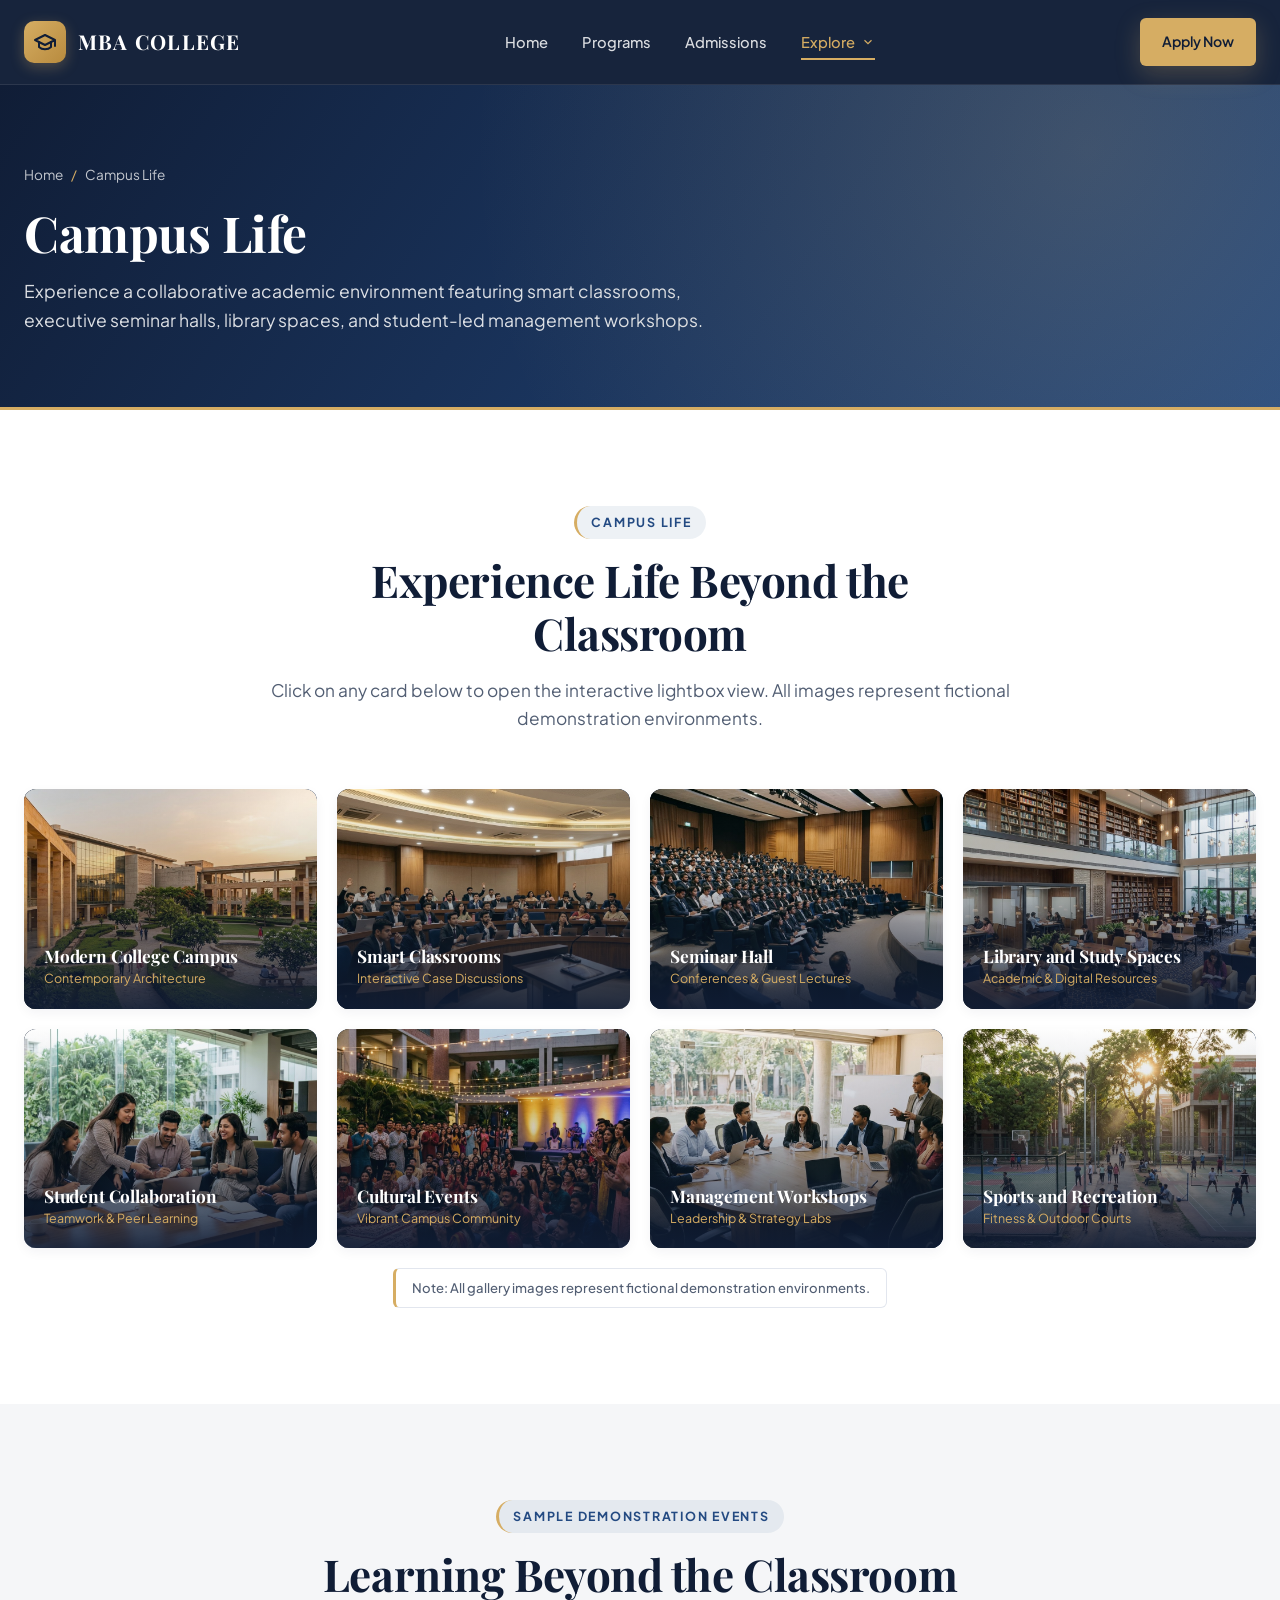
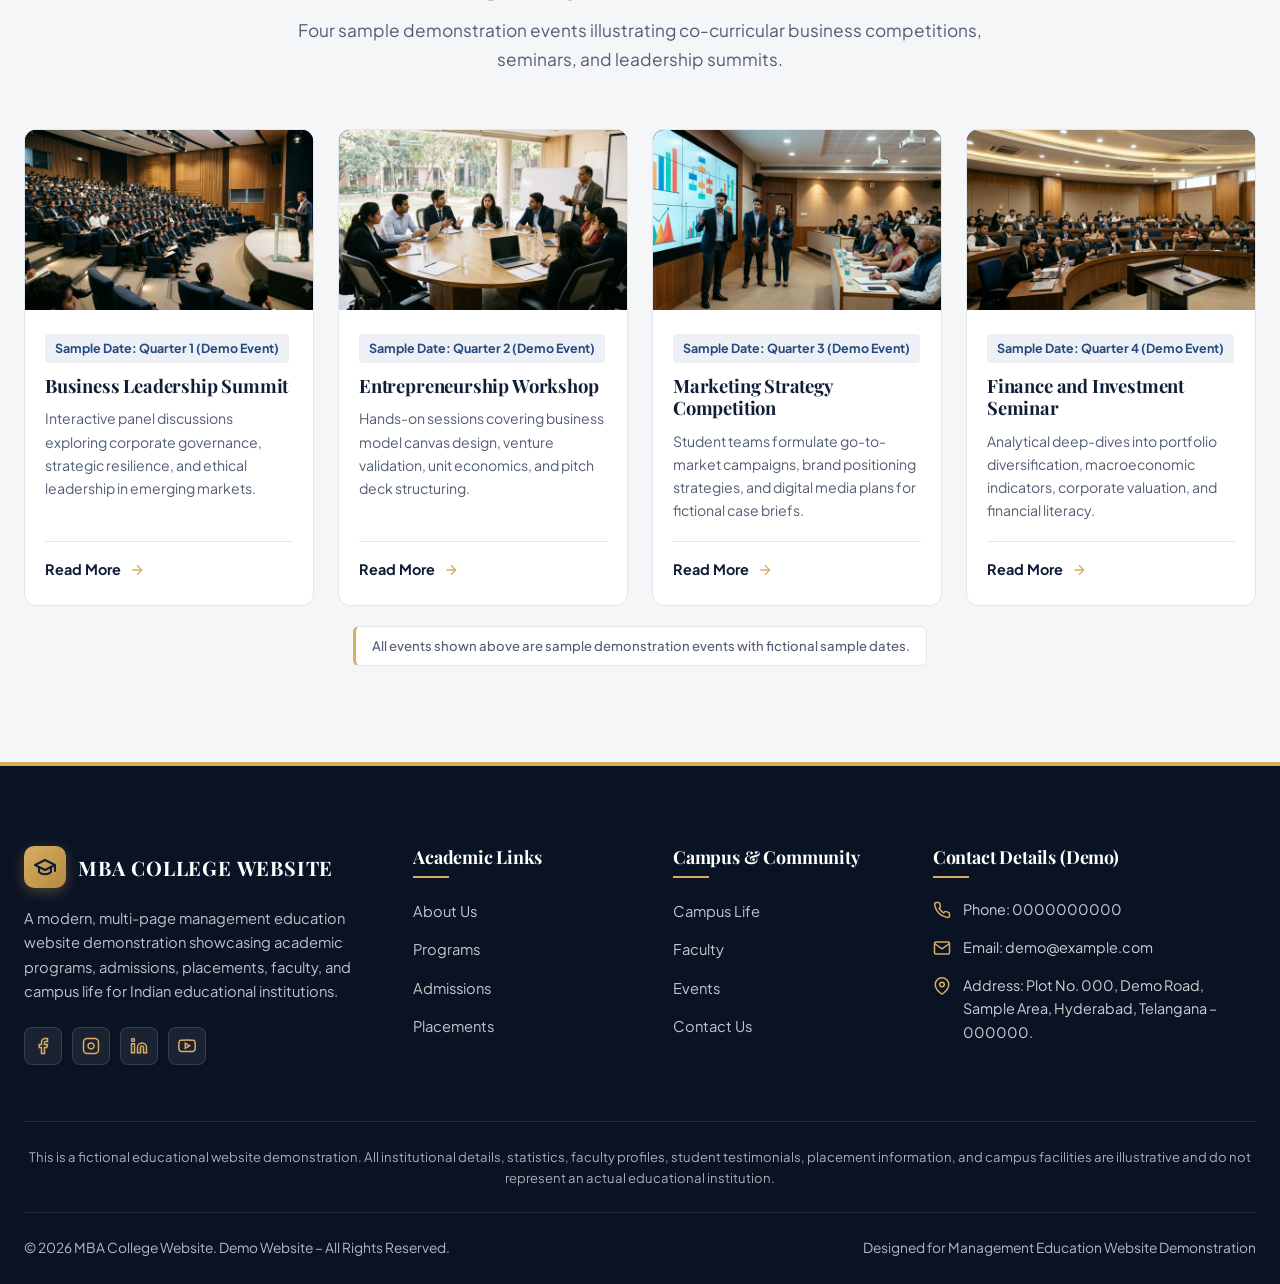
<file: campus-life.html>
<!DOCTYPE html>
<html lang="en-IN">
<head>
  <meta charset="UTF-8" />
  <meta name="viewport" content="width=device-width, initial-scale=1.0" />
  <title>Campus Life | MBA College Website | Management Education Demo</title>
  <meta name="description" content="Explore campus life, smart classrooms, seminar hall, library, student collaboration, cultural events, and workshops in this MBA college website demo." />
  <meta name="robots" content="index, follow" />

  <!-- Open Graph Metadata -->
  <meta property="og:type" content="website" />
  <meta property="og:title" content="Campus Life | MBA College Website" />
  <meta property="og:description" content="Explore our campus gallery, student activities, and demonstration events in this Indian MBA college website demo." />
  <meta property="og:image" content="images/student-life.jpeg" />
  <meta property="og:locale" content="en_IN" />

  <!-- Google Fonts -->
  <link rel="preconnect" href="https://fonts.googleapis.com" />
  <link rel="preconnect" href="https://fonts.gstatic.com" crossorigin />
  <link href="https://fonts.googleapis.com/css2?family=Playfair+Display:wght@600;700&family=Plus+Jakarta+Sans:wght@400;500;600;700&display=swap" rel="stylesheet" />

  <!-- Shared Stylesheets -->
  <link rel="stylesheet" href="assets/css/style.css" />
  <link rel="stylesheet" href="assets/css/responsive.css" />
</head>
<body>

  <!-- Consistent Sticky Header -->
    <header class="site-header" id="top">
    <div class="container header-inner">
      <a href="index.html" class="brand-logo" aria-label="MBA College Home">
        <span class="brand-icon" aria-hidden="true">
          <svg viewBox="0 0 24 24" fill="none" stroke="currentColor" stroke-width="2" stroke-linecap="round" stroke-linejoin="round">
            <path d="M22 10v6M2 10l10-5 10 5-10 5z"/>
            <path d="M6 12v5c3 3 9 3 12 0v-5"/>
          </svg>
        </span>
        <span class="brand-text">MBA COLLEGE</span>
      </a>

      <nav class="main-nav" aria-label="Primary Navigation">
        <ul class="nav-list">
          <li><a href="index.html" class="nav-link">Home</a></li>
          <li><a href="programs.html" class="nav-link">Programs</a></li>
          <li><a href="admissions.html" class="nav-link">Admissions</a></li>
          <li class="nav-item-dropdown">
            <a href="about.html" class="nav-link dropdown-toggle active" id="dropdownExplore" role="button" aria-haspopup="true" aria-expanded="false">
              <span>Explore</span>
              <svg class="dropdown-chevron" viewBox="0 0 24 24" fill="none" stroke="currentColor" stroke-width="2" aria-hidden="true">
                <polyline points="6 9 12 15 18 9"></polyline>
              </svg>
            </a>
            <ul class="dropdown-menu" aria-labelledby="dropdownExplore">
              <li>
                <a href="about.html" class="dropdown-item">
                  <svg viewBox="0 0 24 24" fill="none" stroke="currentColor" stroke-width="2" aria-hidden="true"><circle cx="12" cy="12" r="10"/><path d="M12 16v-4M12 8h.01"/></svg>
                  <span>About Us</span>
                </a>
              </li>
              <li>
                <a href="placements.html" class="dropdown-item">
                  <svg viewBox="0 0 24 24" fill="none" stroke="currentColor" stroke-width="2" aria-hidden="true"><rect x="2" y="7" width="20" height="14" rx="2" ry="2"/><path d="M16 21V5a2 2 0 0 0-2-2h-4a2 2 0 0 0-2 2v16"/></svg>
                  <span>Placements</span>
                </a>
              </li>
              <li>
                <a href="campus-life.html" class="dropdown-item active">
                  <svg viewBox="0 0 24 24" fill="none" stroke="currentColor" stroke-width="2" aria-hidden="true"><path d="M18 20V10M12 20V4M6 20v-6"/></svg>
                  <span>Campus Life</span>
                </a>
              </li>
              <li>
                <a href="contact.html" class="dropdown-item">
                  <svg viewBox="0 0 24 24" fill="none" stroke="currentColor" stroke-width="2" aria-hidden="true"><path d="M21 10c0 7-9 13-9 13s-9-6-9-13a9 9 0 0 1 18 0z"/><circle cx="12" cy="10" r="3"/></svg>
                  <span>Contact Us</span>
                </a>
              </li>
              <li class="dropdown-divider"></li>
              <li>
                <a href="#student-portal" class="dropdown-item dropdown-portal" data-demo-notice="Student Portal is a demonstration link. No institutional login backend is connected in this demo.">
                  <svg viewBox="0 0 24 24" fill="none" stroke="currentColor" stroke-width="2" aria-hidden="true"><path d="M20 21v-2a4 4 0 0 0-4-4H8a4 4 0 0 0-4 4v2"/><circle cx="12" cy="7" r="4"/></svg>
                  <span>Student Portal</span>
                </a>
              </li>
            </ul>
          </li>
        </ul>
        <div class="mobile-nav-cta">
          <a href="admissions.html#admission-enquiry" class="btn btn-primary">Apply Now</a>
        </div>
      </nav>

      <div class="header-actions">
        <a href="admissions.html#admission-enquiry" class="btn btn-primary btn-sm">Apply Now</a>
        <button class="menu-toggle" type="button" aria-label="Toggle Navigation Menu" aria-expanded="false">
          <span class="hamburger-box">
            <span class="hamburger-line"></span>
            <span class="hamburger-line"></span>
            <span class="hamburger-line"></span>
          </span>
        </button>
      </div>
    </div>
  </header>

  <main>
    <!-- Page Hero -->
    <section class="page-hero">
      <div class="container">
        <nav class="breadcrumb" aria-label="Breadcrumb">
          <a href="index.html">Home</a>
          <span class="sep">/</span>
          <span aria-current="page">Campus Life</span>
        </nav>
        <h1>Campus Life</h1>
        <p>Experience a collaborative academic environment featuring smart classrooms, executive seminar halls, library spaces, and student-led management workshops.</p>
      </div>
    </section>

    <!-- 14. Campus Life Gallery (8 items with Lightbox) -->
    <section class="section-padding">
      <div class="container">
        <div class="section-header reveal">
          <span class="eyebrow">Campus Life</span>
          <h2 class="section-title">Experience Life Beyond the Classroom</h2>
          <p class="section-subtitle">
            Click on any card below to open the interactive lightbox view. All images represent fictional demonstration environments.
          </p>
        </div>

        <div class="gallery-grid">
          <!-- 1. Modern College Campus -->
          <div class="gallery-item reveal" tabindex="0" role="button" data-title="Modern College Campus" data-subtitle="Fictional Demonstration Environment • Architectural Exterior">
            <div class="ai-media">
              <img src="images/campus-gallery-01.jpeg" alt="Modern College Campus exterior with landscaped lawns" />
              <div class="ai-placeholder-ui" aria-hidden="true">
                <div class="ai-placeholder-title">Modern College Campus</div>
                <span class="ai-placeholder-tag">campus-gallery-01.jpeg</span>
              </div>
            </div>
            <div class="gallery-caption-overlay">
              <span class="gallery-zoom-badge" aria-hidden="true">
                <svg viewBox="0 0 24 24" fill="none" stroke="currentColor" stroke-width="2"><circle cx="11" cy="11" r="8"/><line x1="21" y1="21" x2="16.65" y2="16.65"/><line x1="11" y1="8" x2="11" y2="14"/><line x1="8" y1="11" x2="14" y2="11"/></svg>
              </span>
              <h3 class="gallery-caption-title">Modern College Campus</h3>
              <span class="gallery-caption-sub">Contemporary Architecture</span>
            </div>
          </div>

          <!-- 2. Smart Classrooms -->
          <div class="gallery-item reveal" tabindex="0" role="button" data-title="Smart Classrooms" data-subtitle="Fictional Demonstration Environment • Interactive Learning">
            <div class="ai-media">
              <img src="images/classroom.jpeg" alt="Smart Classroom with tiered seating and interactive audio-visual setup" />
              <div class="ai-placeholder-ui" aria-hidden="true">
                <div class="ai-placeholder-title">Smart Classrooms</div>
                <span class="ai-placeholder-tag">classroom.jpeg</span>
              </div>
            </div>
            <div class="gallery-caption-overlay">
              <span class="gallery-zoom-badge" aria-hidden="true">
                <svg viewBox="0 0 24 24" fill="none" stroke="currentColor" stroke-width="2"><circle cx="11" cy="11" r="8"/><line x1="21" y1="21" x2="16.65" y2="16.65"/><line x1="11" y1="8" x2="11" y2="14"/><line x1="8" y1="11" x2="14" y2="11"/></svg>
              </span>
              <h3 class="gallery-caption-title">Smart Classrooms</h3>
              <span class="gallery-caption-sub">Interactive Case Discussions</span>
            </div>
          </div>

          <!-- 3. Seminar Hall -->
          <div class="gallery-item reveal" tabindex="0" role="button" data-title="Seminar Hall" data-subtitle="Fictional Demonstration Environment • Executive Conferences">
            <div class="ai-media">
              <img src="images/seminar.jpeg" alt="Modern Seminar Hall and auditorium for academic conferences" />
              <div class="ai-placeholder-ui" aria-hidden="true">
                <div class="ai-placeholder-title">Seminar Hall</div>
                <span class="ai-placeholder-tag">seminar.jpeg</span>
              </div>
            </div>
            <div class="gallery-caption-overlay">
              <span class="gallery-zoom-badge" aria-hidden="true">
                <svg viewBox="0 0 24 24" fill="none" stroke="currentColor" stroke-width="2"><circle cx="11" cy="11" r="8"/><line x1="21" y1="21" x2="16.65" y2="16.65"/><line x1="11" y1="8" x2="11" y2="14"/><line x1="8" y1="11" x2="14" y2="11"/></svg>
              </span>
              <h3 class="gallery-caption-title">Seminar Hall</h3>
              <span class="gallery-caption-sub">Conferences &amp; Guest Lectures</span>
            </div>
          </div>

          <!-- 4. Library and Study Spaces -->
          <div class="gallery-item reveal" tabindex="0" role="button" data-title="Library and Study Spaces" data-subtitle="Fictional Demonstration Environment • Knowledge Resource Centre">
            <div class="ai-media">
              <img src="images/library.jpeg" alt="Library and Study Spaces with management books and digital terminals" />
              <div class="ai-placeholder-ui" aria-hidden="true">
                <div class="ai-placeholder-title">Library and Study Spaces</div>
                <span class="ai-placeholder-tag">library.jpeg</span>
              </div>
            </div>
            <div class="gallery-caption-overlay">
              <span class="gallery-zoom-badge" aria-hidden="true">
                <svg viewBox="0 0 24 24" fill="none" stroke="currentColor" stroke-width="2"><circle cx="11" cy="11" r="8"/><line x1="21" y1="21" x2="16.65" y2="16.65"/><line x1="11" y1="8" x2="11" y2="14"/><line x1="8" y1="11" x2="14" y2="11"/></svg>
              </span>
              <h3 class="gallery-caption-title">Library and Study Spaces</h3>
              <span class="gallery-caption-sub">Academic &amp; Digital Resources</span>
            </div>
          </div>

          <!-- 5. Student Collaboration -->
          <div class="gallery-item reveal" tabindex="0" role="button" data-title="Student Collaboration" data-subtitle="Fictional Demonstration Environment • Peer Learning">
            <div class="ai-media">
              <img src="images/student-life.jpeg" alt="MBA students collaborating on business projects in a modern lounge" />
              <div class="ai-placeholder-ui" aria-hidden="true">
                <div class="ai-placeholder-title">Student Collaboration</div>
                <span class="ai-placeholder-tag">student-life.jpeg</span>
              </div>
            </div>
            <div class="gallery-caption-overlay">
              <span class="gallery-zoom-badge" aria-hidden="true">
                <svg viewBox="0 0 24 24" fill="none" stroke="currentColor" stroke-width="2"><circle cx="11" cy="11" r="8"/><line x1="21" y1="21" x2="16.65" y2="16.65"/><line x1="11" y1="8" x2="11" y2="14"/><line x1="8" y1="11" x2="14" y2="11"/></svg>
              </span>
              <h3 class="gallery-caption-title">Student Collaboration</h3>
              <span class="gallery-caption-sub">Teamwork &amp; Peer Learning</span>
            </div>
          </div>

          <!-- 6. Cultural Events -->
          <div class="gallery-item reveal" tabindex="0" role="button" data-title="Cultural Events" data-subtitle="Fictional Demonstration Environment • Student Celebrations">
            <div class="ai-media">
              <img src="images/campus-gallery-02.jpeg" alt="Cultural Events and student celebrations on campus" />
              <div class="ai-placeholder-ui" aria-hidden="true">
                <div class="ai-placeholder-title">Cultural Events</div>
                <span class="ai-placeholder-tag">campus-gallery-02.jpeg</span>
              </div>
            </div>
            <div class="gallery-caption-overlay">
              <span class="gallery-zoom-badge" aria-hidden="true">
                <svg viewBox="0 0 24 24" fill="none" stroke="currentColor" stroke-width="2"><circle cx="11" cy="11" r="8"/><line x1="21" y1="21" x2="16.65" y2="16.65"/><line x1="11" y1="8" x2="11" y2="14"/><line x1="8" y1="11" x2="14" y2="11"/></svg>
              </span>
              <h3 class="gallery-caption-title">Cultural Events</h3>
              <span class="gallery-caption-sub">Vibrant Campus Community</span>
            </div>
          </div>

          <!-- 7. Management Workshops -->
          <div class="gallery-item reveal" tabindex="0" role="button" data-title="Management Workshops" data-subtitle="Fictional Demonstration Environment • Executive Skill Sessions">
            <div class="ai-media">
              <img src="images/campus-gallery-03.jpeg" alt="Management Workshops and executive round-table sessions" />
              <div class="ai-placeholder-ui" aria-hidden="true">
                <div class="ai-placeholder-title">Management Workshops</div>
                <span class="ai-placeholder-tag">campus-gallery-03.jpeg</span>
              </div>
            </div>
            <div class="gallery-caption-overlay">
              <span class="gallery-zoom-badge" aria-hidden="true">
                <svg viewBox="0 0 24 24" fill="none" stroke="currentColor" stroke-width="2"><circle cx="11" cy="11" r="8"/><line x1="21" y1="21" x2="16.65" y2="16.65"/><line x1="11" y1="8" x2="11" y2="14"/><line x1="8" y1="11" x2="14" y2="11"/></svg>
              </span>
              <h3 class="gallery-caption-title">Management Workshops</h3>
              <span class="gallery-caption-sub">Leadership &amp; Strategy Labs</span>
            </div>
          </div>

          <!-- 8. Sports and Recreation -->
          <div class="gallery-item reveal" tabindex="0" role="button" data-title="Sports and Recreation" data-subtitle="Fictional Demonstration Environment • Wellness &amp; Athletics">
            <div class="ai-media">
              <img src="images/campus-gallery-04.jpeg" alt="Sports and Recreation facilities on college campus" />
              <div class="ai-placeholder-ui" aria-hidden="true">
                <div class="ai-placeholder-title">Sports and Recreation</div>
                <span class="ai-placeholder-tag">campus-gallery-04.jpeg</span>
              </div>
            </div>
            <div class="gallery-caption-overlay">
              <span class="gallery-zoom-badge" aria-hidden="true">
                <svg viewBox="0 0 24 24" fill="none" stroke="currentColor" stroke-width="2"><circle cx="11" cy="11" r="8"/><line x1="21" y1="21" x2="16.65" y2="16.65"/><line x1="11" y1="8" x2="11" y2="14"/><line x1="8" y1="11" x2="14" y2="11"/></svg>
              </span>
              <h3 class="gallery-caption-title">Sports and Recreation</h3>
              <span class="gallery-caption-sub">Fitness &amp; Outdoor Courts</span>
            </div>
          </div>
        </div>

        <div class="text-center">
          <div class="demo-note">
            Note: All gallery images represent fictional demonstration environments.
          </div>
        </div>
      </div>
    </section>

    <!-- 16. Events and Campus Activities -->
    <section class="section-padding bg-light" id="events">
      <div class="container">
        <div class="section-header reveal">
          <span class="eyebrow">Sample Demonstration Events</span>
          <h2 class="section-title">Learning Beyond the Classroom</h2>
          <p class="section-subtitle">
            Four sample demonstration events illustrating co-curricular business competitions, seminars, and leadership summits.
          </p>
        </div>

        <div class="events-grid">
          <article class="event-card reveal">
            <div class="ai-media event-media">
              <img src="images/seminar.jpeg" alt="Business Leadership Summit in executive auditorium" />
              <div class="ai-placeholder-ui" aria-hidden="true">
                <div class="ai-placeholder-title">Business Leadership Summit</div>
                <span class="ai-placeholder-tag">seminar.jpeg</span>
              </div>
            </div>
            <div class="event-body">
              <span class="event-date">Sample Date: Quarter 1 (Demo Event)</span>
              <h3 class="event-title">Business Leadership Summit</h3>
              <p class="event-desc">Interactive panel discussions exploring corporate governance, strategic resilience, and ethical leadership in emerging markets.</p>
              <a href="admissions.html#admission-enquiry" class="program-link">
                Read More
                <svg viewBox="0 0 24 24" fill="none" stroke="currentColor" stroke-width="2"><path d="M5 12h14M12 5l7 7-7 7"/></svg>
              </a>
            </div>
          </article>

          <article class="event-card reveal">
            <div class="ai-media event-media">
              <img src="images/campus-gallery-03.jpeg" alt="Entrepreneurship Workshop with MBA students" />
              <div class="ai-placeholder-ui" aria-hidden="true">
                <div class="ai-placeholder-title">Entrepreneurship Workshop</div>
                <span class="ai-placeholder-tag">campus-gallery-03.jpeg</span>
              </div>
            </div>
            <div class="event-body">
              <span class="event-date">Sample Date: Quarter 2 (Demo Event)</span>
              <h3 class="event-title">Entrepreneurship Workshop</h3>
              <p class="event-desc">Hands-on sessions covering business model canvas design, venture validation, unit economics, and pitch deck structuring.</p>
              <a href="admissions.html#admission-enquiry" class="program-link">
                Read More
                <svg viewBox="0 0 24 24" fill="none" stroke="currentColor" stroke-width="2"><path d="M5 12h14M12 5l7 7-7 7"/></svg>
              </a>
            </div>
          </article>

          <article class="event-card reveal">
            <div class="ai-media event-media">
              <img src="images/campus-event.jpeg" alt="Marketing Strategy Competition presentation" />
              <div class="ai-placeholder-ui" aria-hidden="true">
                <div class="ai-placeholder-title">Marketing Strategy Competition</div>
                <span class="ai-placeholder-tag">campus-event.jpeg</span>
              </div>
            </div>
            <div class="event-body">
              <span class="event-date">Sample Date: Quarter 3 (Demo Event)</span>
              <h3 class="event-title">Marketing Strategy Competition</h3>
              <p class="event-desc">Student teams formulate go-to-market campaigns, brand positioning strategies, and digital media plans for fictional case briefs.</p>
              <a href="admissions.html#admission-enquiry" class="program-link">
                Read More
                <svg viewBox="0 0 24 24" fill="none" stroke="currentColor" stroke-width="2"><path d="M5 12h14M12 5l7 7-7 7"/></svg>
              </a>
            </div>
          </article>

          <article class="event-card reveal">
            <div class="ai-media event-media">
              <img src="images/classroom.jpeg" alt="Finance and Investment Seminar in smart classroom" />
              <div class="ai-placeholder-ui" aria-hidden="true">
                <div class="ai-placeholder-title">Finance &amp; Investment Seminar</div>
                <span class="ai-placeholder-tag">classroom.jpeg</span>
              </div>
            </div>
            <div class="event-body">
              <span class="event-date">Sample Date: Quarter 4 (Demo Event)</span>
              <h3 class="event-title">Finance and Investment Seminar</h3>
              <p class="event-desc">Analytical deep-dives into portfolio diversification, macroeconomic indicators, corporate valuation, and financial literacy.</p>
              <a href="admissions.html#admission-enquiry" class="program-link">
                Read More
                <svg viewBox="0 0 24 24" fill="none" stroke="currentColor" stroke-width="2"><path d="M5 12h14M12 5l7 7-7 7"/></svg>
              </a>
            </div>
          </article>
        </div>

        <div class="text-center">
          <div class="demo-note">
            All events shown above are sample demonstration events with fictional sample dates.
          </div>
        </div>
      </div>
    </section>
  </main>

  <!-- Lightbox Modal -->
  <div class="lightbox-modal" id="campusLightbox" role="dialog" aria-modal="true" aria-hidden="true" aria-labelledby="lightboxTitle">
    <div class="lightbox-dialog">
      <button type="button" class="lightbox-close" aria-label="Close Lightbox">
        <svg width="20" height="20" viewBox="0 0 24 24" fill="none" stroke="currentColor" stroke-width="2"><line x1="18" y1="6" x2="6" y2="18"/><line x1="6" y1="6" x2="18" y2="18"/></svg>
      </button>
      <div class="lightbox-media-box"></div>
      <div class="lightbox-footer">
        <div>
          <h3 id="lightboxTitle">Campus Showcase</h3>
          <p id="lightboxSubtitle">Fictional Demonstration Environment</p>
        </div>
        <div class="lightbox-nav-btns">
          <button type="button" class="lightbox-nav-btn" data-lightbox-prev aria-label="Previous Image">
            <svg width="18" height="18" viewBox="0 0 24 24" fill="none" stroke="currentColor" stroke-width="2"><polyline points="15 18 9 12 15 6"/></svg>
          </button>
          <button type="button" class="lightbox-nav-btn" data-lightbox-next aria-label="Next Image">
            <svg width="18" height="18" viewBox="0 0 24 24" fill="none" stroke="currentColor" stroke-width="2"><polyline points="9 18 15 12 9 6"/></svg>
          </button>
        </div>
      </div>
    </div>
  </div>

  <!-- Consistent Footer -->
  <footer class="site-footer">
    <div class="container">
      <div class="footer-grid">
        <div>
          <a href="index.html" class="brand-logo">
            <span class="brand-icon" aria-hidden="true">
              <svg viewBox="0 0 24 24" fill="none" stroke="currentColor" stroke-width="2" stroke-linecap="round" stroke-linejoin="round">
                <path d="M22 10v6M2 10l10-5 10 5-10 5z"/>
                <path d="M6 12v5c3 3 9 3 12 0v-5"/>
              </svg>
            </span>
            <span class="footer-brand-title">MBA COLLEGE WEBSITE</span>
          </a>
          <p class="footer-desc">
            A modern, multi-page management education website demonstration showcasing academic programs, admissions, placements, faculty, and campus life for Indian educational institutions.
          </p>
          <div class="social-decorative" aria-label="Decorative social media icons">
            <span class="social-icon-box" title="Decorative Icon Only" aria-hidden="true">
              <svg viewBox="0 0 24 24" fill="none" stroke="currentColor" stroke-width="2"><path d="M18 2h-3a5 5 0 0 0-5 5v3H7v4h3v8h4v-8h3l1-4h-4V7a1 1 0 0 1 1-1h3z"/></svg>
            </span>
            <span class="social-icon-box" title="Decorative Icon Only" aria-hidden="true">
              <svg viewBox="0 0 24 24" fill="none" stroke="currentColor" stroke-width="2"><rect x="2" y="2" width="20" height="20" rx="5" ry="5"/><path d="M16 11.37A4 4 0 1 1 12.63 8 4 4 0 0 1 16 11.37z"/><line x1="17.5" y1="6.5" x2="17.51" y2="6.5"/></svg>
            </span>
            <span class="social-icon-box" title="Decorative Icon Only" aria-hidden="true">
              <svg viewBox="0 0 24 24" fill="none" stroke="currentColor" stroke-width="2"><path d="M16 8a6 6 0 0 1 6 6v7h-4v-7a2 2 0 0 0-2-2 2 2 0 0 0-2 2v7h-4v-7a6 6 0 0 1 6-6z"/><rect x="2" y="9" width="4" height="12"/><circle cx="4" cy="4" r="2"/></svg>
            </span>
            <span class="social-icon-box" title="Decorative Icon Only" aria-hidden="true">
              <svg viewBox="0 0 24 24" fill="none" stroke="currentColor" stroke-width="2"><path d="M22.54 6.42a2.78 2.78 0 0 0-1.94-2C18.88 4 12 4 12 4s-6.88 0-8.6.46a2.78 2.78 0 0 0-1.94 2A29 29 0 0 0 1 11.75a29 29 0 0 0 .46 5.33A2.78 2.78 0 0 0 3.4 19c1.72.46 8.6.46 8.6.46s6.88 0 8.6-.46a2.78 2.78 0 0 0 1.94-2 29 29 0 0 0 .46-5.25 29 29 0 0 0-.46-5.33z"/><polygon points="9.75 15.02 15.5 11.75 9.75 8.48 9.75 15.02"/></svg>
            </span>
          </div>
        </div>

        <div>
          <h3 class="footer-heading">Academic Links</h3>
          <ul class="footer-links">
            <li><a href="about.html">About Us</a></li>
            <li><a href="programs.html">Programs</a></li>
            <li><a href="admissions.html">Admissions</a></li>
            <li><a href="placements.html">Placements</a></li>
          </ul>
        </div>

        <div>
          <h3 class="footer-heading">Campus &amp; Community</h3>
          <ul class="footer-links">
            <li><a href="campus-life.html">Campus Life</a></li>
            <li><a href="about.html#faculty">Faculty</a></li>
            <li><a href="campus-life.html#events">Events</a></li>
            <li><a href="contact.html">Contact Us</a></li>
          </ul>
        </div>

        <div>
          <h3 class="footer-heading">Contact Details (Demo)</h3>
          <ul class="footer-contact-list">
            <li>
              <svg viewBox="0 0 24 24" fill="none" stroke="currentColor" stroke-width="2"><path d="M22 16.92v3a2 2 0 0 1-2.18 2 19.79 19.79 0 0 1-8.63-3.07 19.5 19.5 0 0 1-6-6 19.79 19.79 0 0 1-3.07-8.67A2 2 0 0 1 4.11 2h3a2 2 0 0 1 2 1.72c.127.96.361 1.903.7 2.81a2 2 0 0 1-.45 2.11L8.09 9.91a16 16 0 0 0 6 6l1.27-1.27a2 2 0 0 1 2.11-.45c.907.339 1.85.573 2.81.7A2 2 0 0 1 22 16.92z"/></svg>
              <span>Phone: 0000000000</span>
            </li>
            <li>
              <svg viewBox="0 0 24 24" fill="none" stroke="currentColor" stroke-width="2"><path d="M4 4h16c1.1 0 2 .9 2 2v12c0 1.1-.9 2-2 2H4c-1.1 0-2-.9-2-2V6c0-1.1.9-2 2-2z"/><polyline points="22,6 12,13 2,6"/></svg>
              <span>Email: <a href="mailto:demo@example.com">demo@example.com</a></span>
            </li>
            <li>
              <svg viewBox="0 0 24 24" fill="none" stroke="currentColor" stroke-width="2"><path d="M21 10c0 7-9 13-9 13s-9-6-9-13a9 9 0 0 1 18 0z"/><circle cx="12" cy="10" r="3"/></svg>
              <span>Address: Plot No. 000, Demo Road, Sample Area, Hyderabad, Telangana – 000000.</span>
            </li>
          </ul>
        </div>
      </div>

      <div class="footer-disclaimer-box">
        <p class="footer-disclaimer-text">
          This is a fictional educational website demonstration. All institutional details, statistics, faculty profiles, student testimonials, placement information, and campus facilities are illustrative and do not represent an actual educational institution.
        </p>
      </div>

      <div class="footer-bottom">
        <div>© 2026 MBA College Website. Demo Website – All Rights Reserved.</div>
        <div>Designed for Management Education Website Demonstration</div>
      </div>
    </div>
  </footer>

  <button type="button" class="back-to-top" id="backToTop" aria-label="Back to top">
    <svg viewBox="0 0 24 24" fill="none" stroke="currentColor" stroke-width="2.5"><polyline points="18 15 12 9 6 15"/></svg>
  </button>
  <div class="demo-toast" id="demoToast" role="status" aria-live="polite"></div>

  <script src="assets/js/script.js"></script>
</body>
</html>
</file>
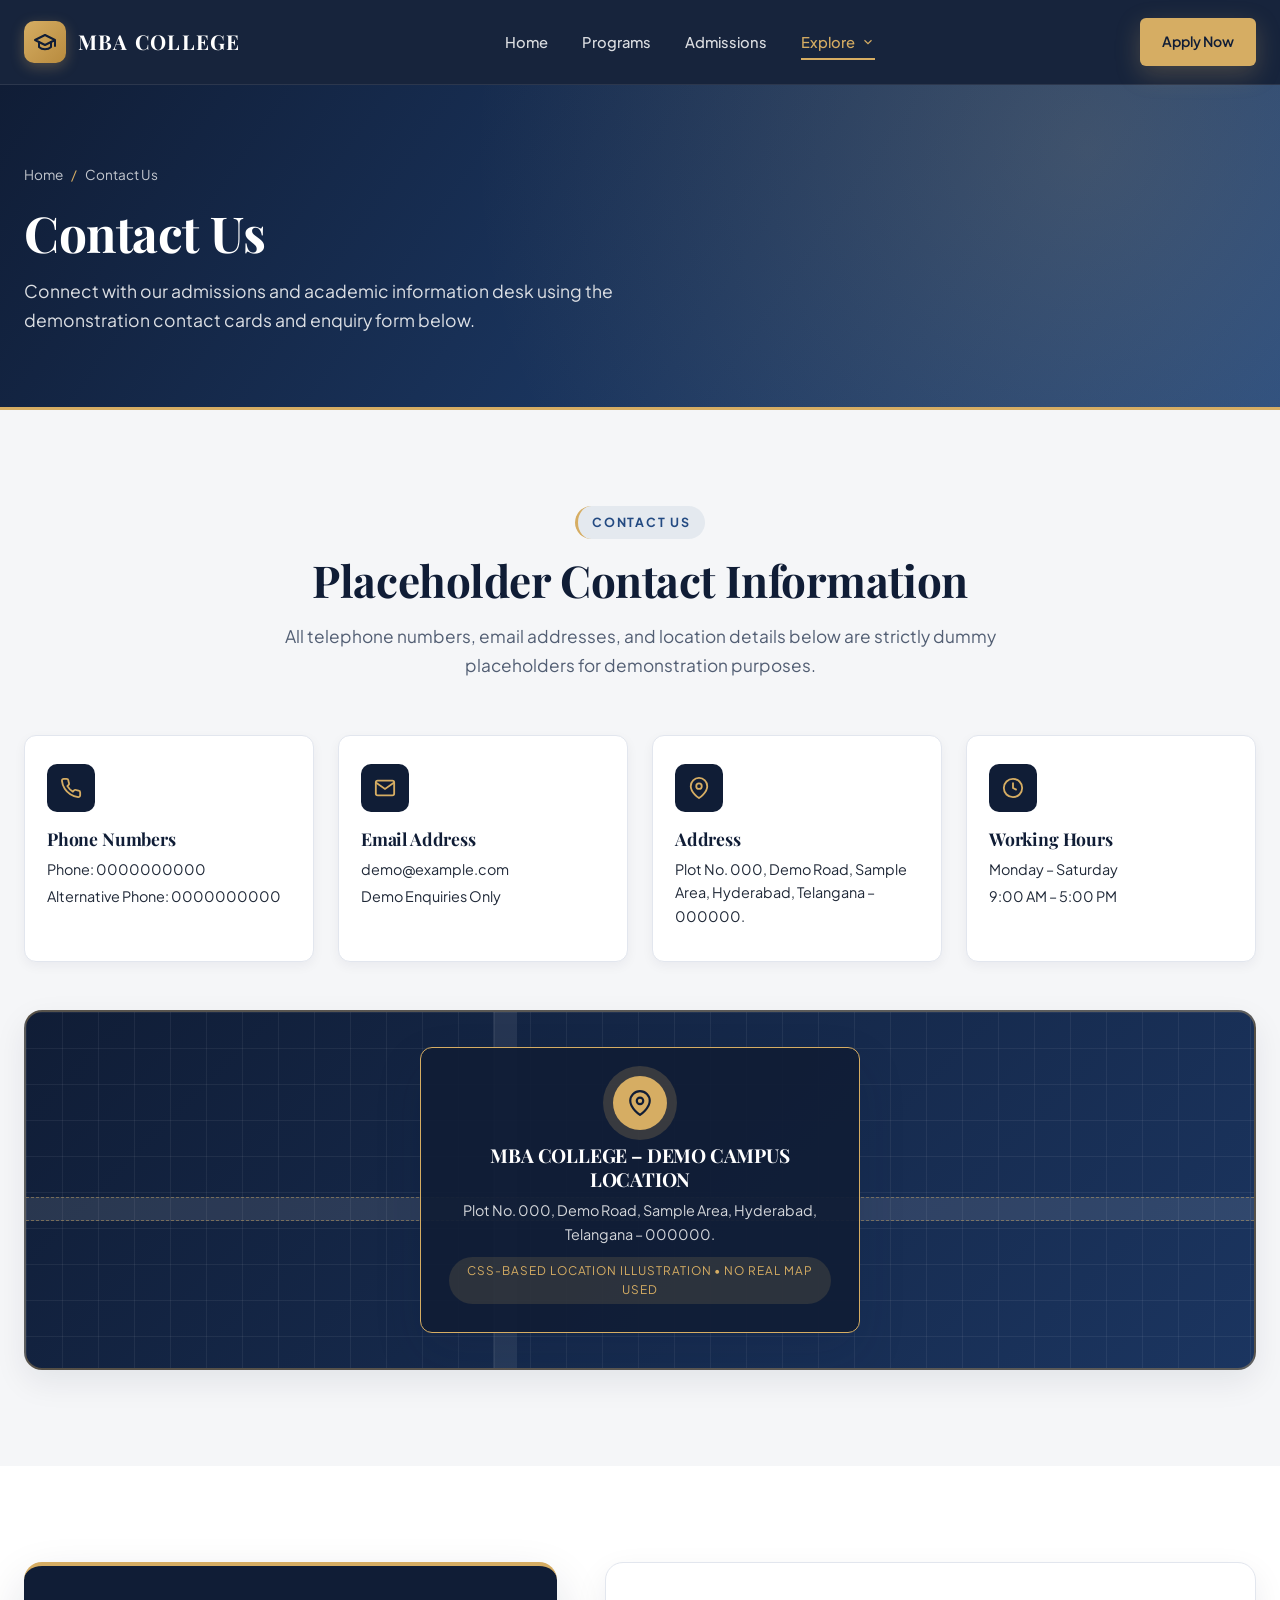
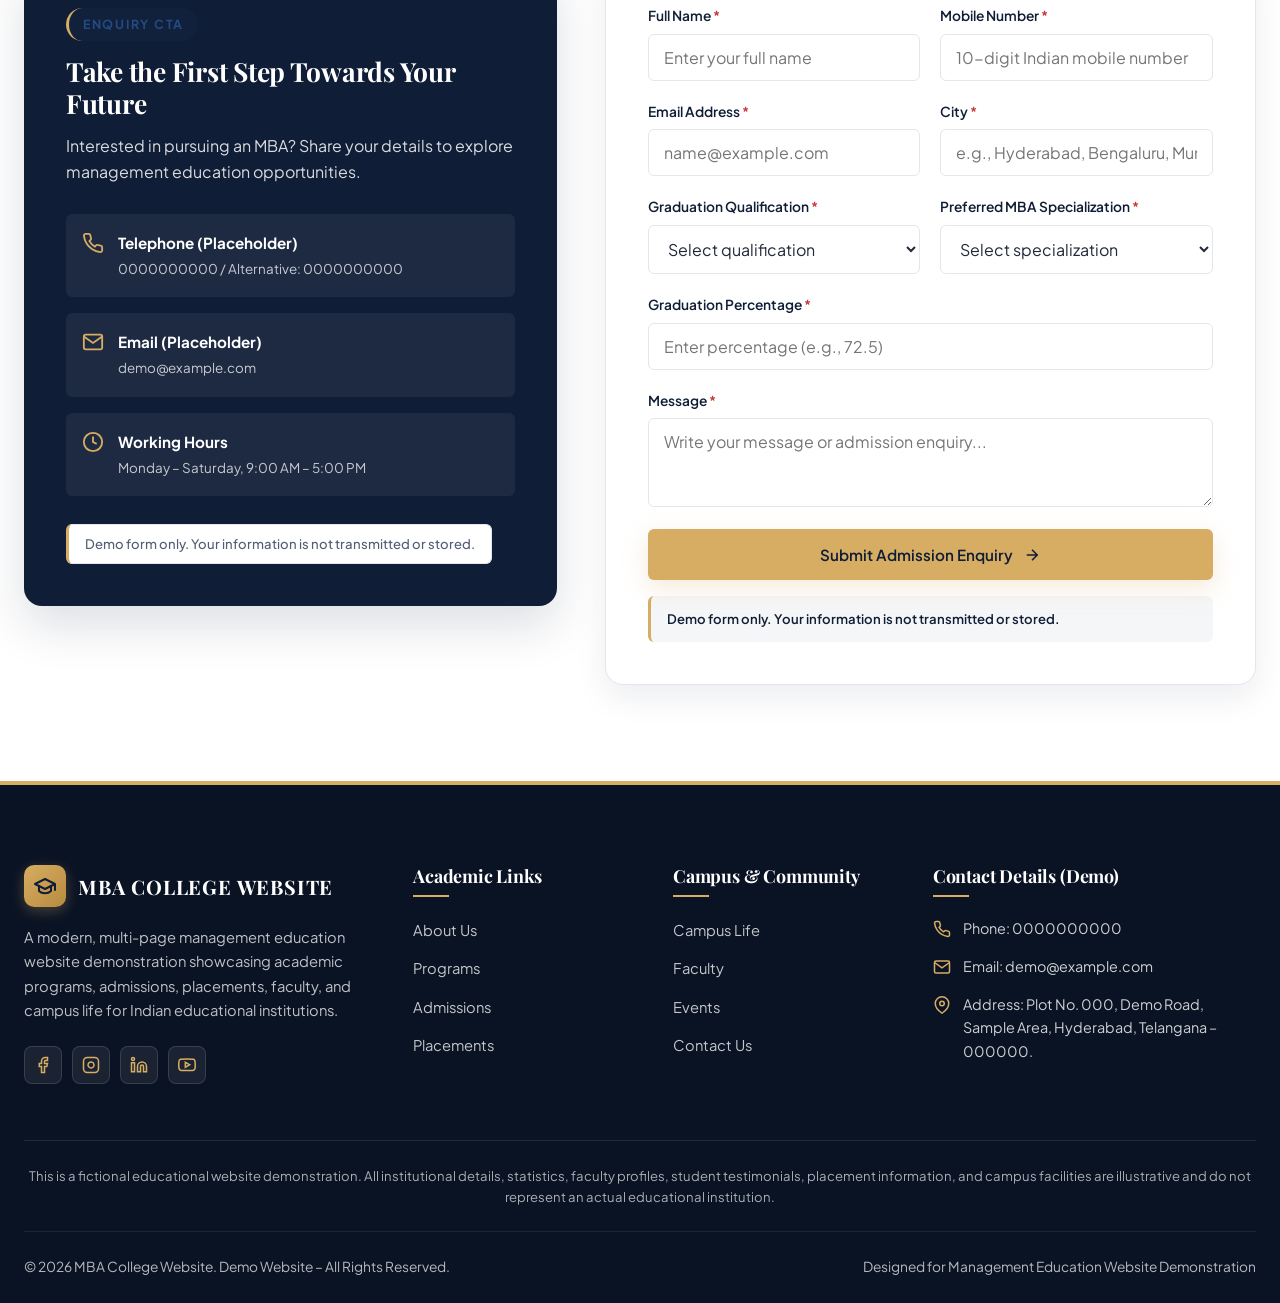
<file: contact.html>
<!DOCTYPE html>
<html lang="en-IN">
<head>
  <meta charset="UTF-8" />
  <meta name="viewport" content="width=device-width, initial-scale=1.0" />
  <title>Contact Us | MBA College Website | Management Education Demo</title>
  <meta name="description" content="Contact Us page for the MBA College Website demo featuring dummy contact cards, CSS location illustration, and frontend contact form." />
  <meta name="robots" content="index, follow" />

  <!-- Open Graph Metadata -->
  <meta property="og:type" content="website" />
  <meta property="og:title" content="Contact Us | MBA College Website" />
  <meta property="og:description" content="Explore contact information cards, CSS location illustration, and interactive contact form in this MBA college website demonstration." />
  <meta property="og:image" content="images/hero-campus.jpeg" />
  <meta property="og:locale" content="en_IN" />

  <!-- Google Fonts -->
  <link rel="preconnect" href="https://fonts.googleapis.com" />
  <link rel="preconnect" href="https://fonts.gstatic.com" crossorigin />
  <link href="https://fonts.googleapis.com/css2?family=Playfair+Display:wght@600;700&family=Plus+Jakarta+Sans:wght@400;500;600;700&display=swap" rel="stylesheet" />

  <!-- Shared Stylesheets -->
  <link rel="stylesheet" href="assets/css/style.css" />
  <link rel="stylesheet" href="assets/css/responsive.css" />
</head>
<body>

  <!-- Consistent Sticky Header -->
    <header class="site-header" id="top">
    <div class="container header-inner">
      <a href="index.html" class="brand-logo" aria-label="MBA College Home">
        <span class="brand-icon" aria-hidden="true">
          <svg viewBox="0 0 24 24" fill="none" stroke="currentColor" stroke-width="2" stroke-linecap="round" stroke-linejoin="round">
            <path d="M22 10v6M2 10l10-5 10 5-10 5z"/>
            <path d="M6 12v5c3 3 9 3 12 0v-5"/>
          </svg>
        </span>
        <span class="brand-text">MBA COLLEGE</span>
      </a>

      <nav class="main-nav" aria-label="Primary Navigation">
        <ul class="nav-list">
          <li><a href="index.html" class="nav-link">Home</a></li>
          <li><a href="programs.html" class="nav-link">Programs</a></li>
          <li><a href="admissions.html" class="nav-link">Admissions</a></li>
          <li class="nav-item-dropdown">
            <a href="about.html" class="nav-link dropdown-toggle active" id="dropdownExplore" role="button" aria-haspopup="true" aria-expanded="false">
              <span>Explore</span>
              <svg class="dropdown-chevron" viewBox="0 0 24 24" fill="none" stroke="currentColor" stroke-width="2" aria-hidden="true">
                <polyline points="6 9 12 15 18 9"></polyline>
              </svg>
            </a>
            <ul class="dropdown-menu" aria-labelledby="dropdownExplore">
              <li>
                <a href="about.html" class="dropdown-item">
                  <svg viewBox="0 0 24 24" fill="none" stroke="currentColor" stroke-width="2" aria-hidden="true"><circle cx="12" cy="12" r="10"/><path d="M12 16v-4M12 8h.01"/></svg>
                  <span>About Us</span>
                </a>
              </li>
              <li>
                <a href="placements.html" class="dropdown-item">
                  <svg viewBox="0 0 24 24" fill="none" stroke="currentColor" stroke-width="2" aria-hidden="true"><rect x="2" y="7" width="20" height="14" rx="2" ry="2"/><path d="M16 21V5a2 2 0 0 0-2-2h-4a2 2 0 0 0-2 2v16"/></svg>
                  <span>Placements</span>
                </a>
              </li>
              <li>
                <a href="campus-life.html" class="dropdown-item">
                  <svg viewBox="0 0 24 24" fill="none" stroke="currentColor" stroke-width="2" aria-hidden="true"><path d="M18 20V10M12 20V4M6 20v-6"/></svg>
                  <span>Campus Life</span>
                </a>
              </li>
              <li>
                <a href="contact.html" class="dropdown-item active">
                  <svg viewBox="0 0 24 24" fill="none" stroke="currentColor" stroke-width="2" aria-hidden="true"><path d="M21 10c0 7-9 13-9 13s-9-6-9-13a9 9 0 0 1 18 0z"/><circle cx="12" cy="10" r="3"/></svg>
                  <span>Contact Us</span>
                </a>
              </li>
              <li class="dropdown-divider"></li>
              <li>
                <a href="#student-portal" class="dropdown-item dropdown-portal" data-demo-notice="Student Portal is a demonstration link. No institutional login backend is connected in this demo.">
                  <svg viewBox="0 0 24 24" fill="none" stroke="currentColor" stroke-width="2" aria-hidden="true"><path d="M20 21v-2a4 4 0 0 0-4-4H8a4 4 0 0 0-4 4v2"/><circle cx="12" cy="7" r="4"/></svg>
                  <span>Student Portal</span>
                </a>
              </li>
            </ul>
          </li>
        </ul>
        <div class="mobile-nav-cta">
          <a href="#contact-form" class="btn btn-primary">Apply Now</a>
        </div>
      </nav>

      <div class="header-actions">
        <a href="#contact-form" class="btn btn-primary btn-sm">Apply Now</a>
        <button class="menu-toggle" type="button" aria-label="Toggle Navigation Menu" aria-expanded="false">
          <span class="hamburger-box">
            <span class="hamburger-line"></span>
            <span class="hamburger-line"></span>
            <span class="hamburger-line"></span>
          </span>
        </button>
      </div>
    </div>
  </header>

  <main>
    <!-- Page Hero -->
    <section class="page-hero">
      <div class="container">
        <nav class="breadcrumb" aria-label="Breadcrumb">
          <a href="index.html">Home</a>
          <span class="sep">/</span>
          <span aria-current="page">Contact Us</span>
        </nav>
        <h1>Contact Us</h1>
        <p>Connect with our admissions and academic information desk using the demonstration contact cards and enquiry form below.</p>
      </div>
    </section>

    <!-- 19. Contact Information Cards & CSS Map Illustration -->
    <section class="section-padding bg-light">
      <div class="container">
        <div class="section-header reveal">
          <span class="eyebrow">Contact Us</span>
          <h2 class="section-title">Placeholder Contact Information</h2>
          <p class="section-subtitle">
            All telephone numbers, email addresses, and location details below are strictly dummy placeholders for demonstration purposes.
          </p>
        </div>

        <div class="contact-cards-grid">
          <div class="contact-info-card reveal">
            <div class="contact-card-icon">
              <svg viewBox="0 0 24 24" fill="none" stroke="currentColor" stroke-width="2"><path d="M22 16.92v3a2 2 0 0 1-2.18 2 19.79 19.79 0 0 1-8.63-3.07 19.5 19.5 0 0 1-6-6 19.79 19.79 0 0 1-3.07-8.67A2 2 0 0 1 4.11 2h3a2 2 0 0 1 2 1.72c.127.96.361 1.903.7 2.81a2 2 0 0 1-.45 2.11L8.09 9.91a16 16 0 0 0 6 6l1.27-1.27a2 2 0 0 1 2.11-.45c.907.339 1.85.573 2.81.7A2 2 0 0 1 22 16.92z"/></svg>
            </div>
            <h3>Phone Numbers</h3>
            <p>Phone: 0000000000</p>
            <p>Alternative Phone: 0000000000</p>
          </div>

          <div class="contact-info-card reveal">
            <div class="contact-card-icon">
              <svg viewBox="0 0 24 24" fill="none" stroke="currentColor" stroke-width="2"><path d="M4 4h16c1.1 0 2 .9 2 2v12c0 1.1-.9 2-2 2H4c-1.1 0-2-.9-2-2V6c0-1.1.9-2 2-2z"/><polyline points="22,6 12,13 2,6"/></svg>
            </div>
            <h3>Email Address</h3>
            <p><a href="mailto:demo@example.com">demo@example.com</a></p>
            <p>Demo Enquiries Only</p>
          </div>

          <div class="contact-info-card reveal">
            <div class="contact-card-icon">
              <svg viewBox="0 0 24 24" fill="none" stroke="currentColor" stroke-width="2"><path d="M21 10c0 7-9 13-9 13s-9-6-9-13a9 9 0 0 1 18 0z"/><circle cx="12" cy="10" r="3"/></svg>
            </div>
            <h3>Address</h3>
            <p>Plot No. 000, Demo Road, Sample Area, Hyderabad, Telangana – 000000.</p>
          </div>

          <div class="contact-info-card reveal">
            <div class="contact-card-icon">
              <svg viewBox="0 0 24 24" fill="none" stroke="currentColor" stroke-width="2"><circle cx="12" cy="12" r="10"/><polyline points="12 6 12 12 16 14"/></svg>
            </div>
            <h3>Working Hours</h3>
            <p>Monday – Saturday</p>
            <p>9:00 AM – 5:00 PM</p>
          </div>
        </div>

        <!-- CSS-Based Location Illustration -->
        <div class="css-map-illustration reveal" role="img" aria-label="CSS-based location illustration for Plot No. 000, Demo Road, Sample Area, Hyderabad, Telangana – 000000">
          <div class="map-grid-lines"></div>
          <div class="map-road-h"></div>
          <div class="map-road-v"></div>
          <div class="map-pin-card">
            <div class="map-pin-pulse">
              <svg viewBox="0 0 24 24" fill="none" stroke="currentColor" stroke-width="2"><path d="M21 10c0 7-9 13-9 13s-9-6-9-13a9 9 0 0 1 18 0z"/><circle cx="12" cy="10" r="3"/></svg>
            </div>
            <h4>MBA COLLEGE – DEMO CAMPUS LOCATION</h4>
            <p>Plot No. 000, Demo Road, Sample Area, Hyderabad, Telangana – 000000.</p>
            <span class="map-pin-badge">CSS-Based Location Illustration • No Real Map Used</span>
          </div>
        </div>
      </div>
    </section>

    <!-- Contact & Admission Enquiry Form -->
    <section class="section-padding" id="contact-form">
      <div class="container">
        <div class="enquiry-section-grid">
          <div class="enquiry-info-panel reveal">
            <span class="eyebrow">Enquiry CTA</span>
            <h3>Take the First Step Towards Your Future</h3>
            <p>
              Interested in pursuing an MBA? Share your details to explore management education opportunities.
            </p>

            <div class="enquiry-highlights">
              <div class="enquiry-highlight-item">
                <svg viewBox="0 0 24 24" fill="none" stroke="currentColor" stroke-width="2"><path d="M22 16.92v3a2 2 0 0 1-2.18 2 19.79 19.79 0 0 1-8.63-3.07 19.5 19.5 0 0 1-6-6 19.79 19.79 0 0 1-3.07-8.67A2 2 0 0 1 4.11 2h3a2 2 0 0 1 2 1.72c.127.96.361 1.903.7 2.81a2 2 0 0 1-.45 2.11L8.09 9.91a16 16 0 0 0 6 6l1.27-1.27a2 2 0 0 1 2.11-.45c.907.339 1.85.573 2.81.7A2 2 0 0 1 22 16.92z"/></svg>
                <div>
                  <strong>Telephone (Placeholder)</strong>
                  <span>0000000000 / Alternative: 0000000000</span>
                </div>
              </div>
              <div class="enquiry-highlight-item">
                <svg viewBox="0 0 24 24" fill="none" stroke="currentColor" stroke-width="2"><path d="M4 4h16c1.1 0 2 .9 2 2v12c0 1.1-.9 2-2 2H4c-1.1 0-2-.9-2-2V6c0-1.1.9-2 2-2z"/><polyline points="22,6 12,13 2,6"/></svg>
                <div>
                  <strong>Email (Placeholder)</strong>
                  <span>demo@example.com</span>
                </div>
              </div>
              <div class="enquiry-highlight-item">
                <svg viewBox="0 0 24 24" fill="none" stroke="currentColor" stroke-width="2"><circle cx="12" cy="12" r="10"/><polyline points="12 6 12 12 16 14"/></svg>
                <div>
                  <strong>Working Hours</strong>
                  <span>Monday – Saturday, 9:00 AM – 5:00 PM</span>
                </div>
              </div>
            </div>

            <div class="demo-note" style="margin-top:0;">
              Demo form only. Your information is not transmitted or stored.
            </div>
          </div>

          <div class="form-card reveal">
            <form class="js-demo-form" novalidate>
              <div class="form-grid">
                <div class="form-group">
                  <label class="form-label" for="cntFullName">Full Name <span class="req">*</span></label>
                  <input type="text" id="cntFullName" name="fullName" class="form-control" placeholder="Enter your full name" required />
                  <span class="error-msg">Please enter your full name.</span>
                </div>

                <div class="form-group">
                  <label class="form-label" for="cntMobile">Mobile Number <span class="req">*</span></label>
                  <input type="tel" id="cntMobile" name="mobile" class="form-control" placeholder="10-digit Indian mobile number" maxlength="10" required />
                  <span class="error-msg">Please enter a valid 10-digit Indian mobile number.</span>
                </div>

                <div class="form-group">
                  <label class="form-label" for="cntEmail">Email Address <span class="req">*</span></label>
                  <input type="email" id="cntEmail" name="email" class="form-control" placeholder="name@example.com" required />
                  <span class="error-msg">Please enter a valid email address.</span>
                </div>

                <div class="form-group">
                  <label class="form-label" for="cntCity">City <span class="req">*</span></label>
                  <input type="text" id="cntCity" name="city" class="form-control" placeholder="e.g., Hyderabad, Bengaluru, Mumbai" required />
                  <span class="error-msg">Please enter your city.</span>
                </div>

                <div class="form-group">
                  <label class="form-label" for="cntQualification">Graduation Qualification <span class="req">*</span></label>
                  <select id="cntQualification" name="qualification" class="form-control" required>
                    <option value="">Select qualification</option>
                    <option value="B.Com">B.Com / Bachelor of Commerce</option>
                    <option value="BBA/BMS">BBA / BMS / Management</option>
                    <option value="B.Tech/B.E.">B.Tech / B.E. / Engineering</option>
                    <option value="B.Sc">B.Sc / Bachelor of Science</option>
                    <option value="B.A.">B.A. / Bachelor of Arts</option>
                    <option value="Other">Other Undergraduate Degree</option>
                  </select>
                  <span class="error-msg">Please select your graduation qualification.</span>
                </div>

                <div class="form-group">
                  <label class="form-label" for="cntSpecialization">Preferred MBA Specialization <span class="req">*</span></label>
                  <select id="cntSpecialization" name="specialization" class="form-control" required>
                    <option value="">Select specialization</option>
                    <option value="MBA in Finance">MBA in Finance</option>
                    <option value="MBA in Marketing">MBA in Marketing</option>
                    <option value="MBA in Human Resource Management">MBA in Human Resource Management</option>
                    <option value="MBA in Business Analytics">MBA in Business Analytics</option>
                    <option value="MBA in Operations Management">MBA in Operations Management</option>
                    <option value="MBA in International Business">MBA in International Business</option>
                  </select>
                  <span class="error-msg">Please select a preferred MBA specialization.</span>
                </div>

                <div class="form-group full-width">
                  <label class="form-label" for="cntPercentage">Graduation Percentage <span class="req">*</span></label>
                  <input type="number" id="cntPercentage" name="percentage" class="form-control" placeholder="Enter percentage (e.g., 72.5)" min="35" max="100" step="0.1" required />
                  <span class="error-msg">Please enter a valid graduation percentage between 35 and 100.</span>
                </div>

                <div class="form-group full-width">
                  <label class="form-label" for="cntMessage">Message <span class="req">*</span></label>
                  <textarea id="cntMessage" name="message" rows="3" class="form-control" placeholder="Write your message or admission enquiry..." required></textarea>
                  <span class="error-msg">Please enter a message.</span>
                </div>
              </div>

              <div style="margin-top: 22px;">
                <button type="submit" class="btn btn-primary" style="width: 100%;">
                  Submit Admission Enquiry
                  <svg viewBox="0 0 24 24" fill="none" stroke="currentColor" stroke-width="2"><path d="M5 12h14M12 5l7 7-7 7"/></svg>
                </button>
              </div>

              <div class="form-disclaimer">
                Demo form only. Your information is not transmitted or stored.
              </div>

              <div class="form-success-alert" role="status" aria-live="polite">
                <svg width="20" height="20" viewBox="0 0 24 24" fill="none" stroke="currentColor" stroke-width="2"><path d="M22 11.08V12a10 10 0 1 1-5.93-9.14"/><polyline points="22 4 12 14.01 9 11.01"/></svg>
                <span>Thank you! Your demonstration enquiry has been validated. (Demo form only: no data was transmitted or stored.)</span>
              </div>
            </form>
          </div>
        </div>
      </div>
    </section>
  </main>

  <!-- Consistent Footer -->
  <footer class="site-footer">
    <div class="container">
      <div class="footer-grid">
        <div>
          <a href="index.html" class="brand-logo">
            <span class="brand-icon" aria-hidden="true">
              <svg viewBox="0 0 24 24" fill="none" stroke="currentColor" stroke-width="2" stroke-linecap="round" stroke-linejoin="round">
                <path d="M22 10v6M2 10l10-5 10 5-10 5z"/>
                <path d="M6 12v5c3 3 9 3 12 0v-5"/>
              </svg>
            </span>
            <span class="footer-brand-title">MBA COLLEGE WEBSITE</span>
          </a>
          <p class="footer-desc">
            A modern, multi-page management education website demonstration showcasing academic programs, admissions, placements, faculty, and campus life for Indian educational institutions.
          </p>
          <div class="social-decorative" aria-label="Decorative social media icons">
            <span class="social-icon-box" title="Decorative Icon Only" aria-hidden="true">
              <svg viewBox="0 0 24 24" fill="none" stroke="currentColor" stroke-width="2"><path d="M18 2h-3a5 5 0 0 0-5 5v3H7v4h3v8h4v-8h3l1-4h-4V7a1 1 0 0 1 1-1h3z"/></svg>
            </span>
            <span class="social-icon-box" title="Decorative Icon Only" aria-hidden="true">
              <svg viewBox="0 0 24 24" fill="none" stroke="currentColor" stroke-width="2"><rect x="2" y="2" width="20" height="20" rx="5" ry="5"/><path d="M16 11.37A4 4 0 1 1 12.63 8 4 4 0 0 1 16 11.37z"/><line x1="17.5" y1="6.5" x2="17.51" y2="6.5"/></svg>
            </span>
            <span class="social-icon-box" title="Decorative Icon Only" aria-hidden="true">
              <svg viewBox="0 0 24 24" fill="none" stroke="currentColor" stroke-width="2"><path d="M16 8a6 6 0 0 1 6 6v7h-4v-7a2 2 0 0 0-2-2 2 2 0 0 0-2 2v7h-4v-7a6 6 0 0 1 6-6z"/><rect x="2" y="9" width="4" height="12"/><circle cx="4" cy="4" r="2"/></svg>
            </span>
            <span class="social-icon-box" title="Decorative Icon Only" aria-hidden="true">
              <svg viewBox="0 0 24 24" fill="none" stroke="currentColor" stroke-width="2"><path d="M22.54 6.42a2.78 2.78 0 0 0-1.94-2C18.88 4 12 4 12 4s-6.88 0-8.6.46a2.78 2.78 0 0 0-1.94 2A29 29 0 0 0 1 11.75a29 29 0 0 0 .46 5.33A2.78 2.78 0 0 0 3.4 19c1.72.46 8.6.46 8.6.46s6.88 0 8.6-.46a2.78 2.78 0 0 0 1.94-2 29 29 0 0 0 .46-5.25 29 29 0 0 0-.46-5.33z"/><polygon points="9.75 15.02 15.5 11.75 9.75 8.48 9.75 15.02"/></svg>
            </span>
          </div>
        </div>

        <div>
          <h3 class="footer-heading">Academic Links</h3>
          <ul class="footer-links">
            <li><a href="about.html">About Us</a></li>
            <li><a href="programs.html">Programs</a></li>
            <li><a href="admissions.html">Admissions</a></li>
            <li><a href="placements.html">Placements</a></li>
          </ul>
        </div>

        <div>
          <h3 class="footer-heading">Campus &amp; Community</h3>
          <ul class="footer-links">
            <li><a href="campus-life.html">Campus Life</a></li>
            <li><a href="about.html#faculty">Faculty</a></li>
            <li><a href="campus-life.html#events">Events</a></li>
            <li><a href="contact.html">Contact Us</a></li>
          </ul>
        </div>

        <div>
          <h3 class="footer-heading">Contact Details (Demo)</h3>
          <ul class="footer-contact-list">
            <li>
              <svg viewBox="0 0 24 24" fill="none" stroke="currentColor" stroke-width="2"><path d="M22 16.92v3a2 2 0 0 1-2.18 2 19.79 19.79 0 0 1-8.63-3.07 19.5 19.5 0 0 1-6-6 19.79 19.79 0 0 1-3.07-8.67A2 2 0 0 1 4.11 2h3a2 2 0 0 1 2 1.72c.127.96.361 1.903.7 2.81a2 2 0 0 1-.45 2.11L8.09 9.91a16 16 0 0 0 6 6l1.27-1.27a2 2 0 0 1 2.11-.45c.907.339 1.85.573 2.81.7A2 2 0 0 1 22 16.92z"/></svg>
              <span>Phone: 0000000000</span>
            </li>
            <li>
              <svg viewBox="0 0 24 24" fill="none" stroke="currentColor" stroke-width="2"><path d="M4 4h16c1.1 0 2 .9 2 2v12c0 1.1-.9 2-2 2H4c-1.1 0-2-.9-2-2V6c0-1.1.9-2 2-2z"/><polyline points="22,6 12,13 2,6"/></svg>
              <span>Email: <a href="mailto:demo@example.com">demo@example.com</a></span>
            </li>
            <li>
              <svg viewBox="0 0 24 24" fill="none" stroke="currentColor" stroke-width="2"><path d="M21 10c0 7-9 13-9 13s-9-6-9-13a9 9 0 0 1 18 0z"/><circle cx="12" cy="10" r="3"/></svg>
              <span>Address: Plot No. 000, Demo Road, Sample Area, Hyderabad, Telangana – 000000.</span>
            </li>
          </ul>
        </div>
      </div>

      <div class="footer-disclaimer-box">
        <p class="footer-disclaimer-text">
          This is a fictional educational website demonstration. All institutional details, statistics, faculty profiles, student testimonials, placement information, and campus facilities are illustrative and do not represent an actual educational institution.
        </p>
      </div>

      <div class="footer-bottom">
        <div>© 2026 MBA College Website. Demo Website – All Rights Reserved.</div>
        <div>Designed for Management Education Website Demonstration</div>
      </div>
    </div>
  </footer>

  <button type="button" class="back-to-top" id="backToTop" aria-label="Back to top">
    <svg viewBox="0 0 24 24" fill="none" stroke="currentColor" stroke-width="2.5"><polyline points="18 15 12 9 6 15"/></svg>
  </button>
  <div class="demo-toast" id="demoToast" role="status" aria-live="polite"></div>

  <script src="assets/js/script.js"></script>
</body>
</html>
</file>
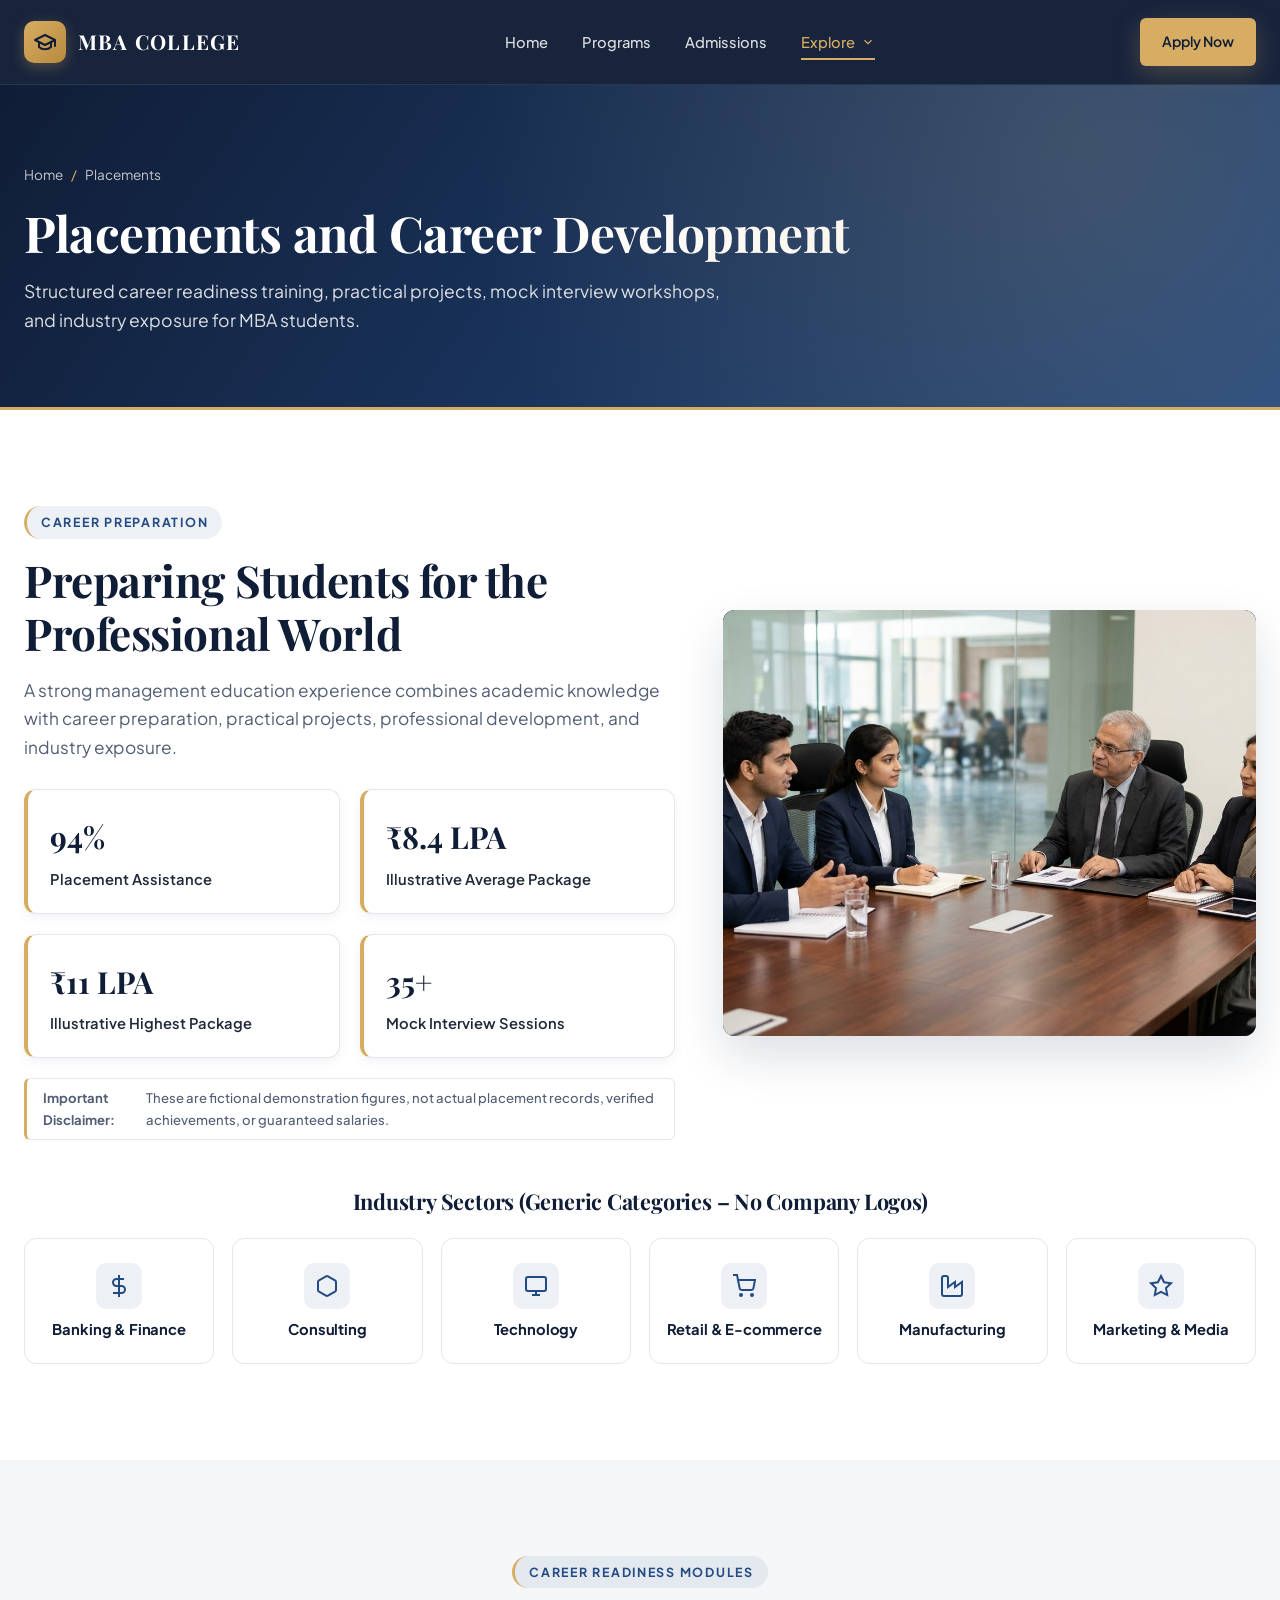
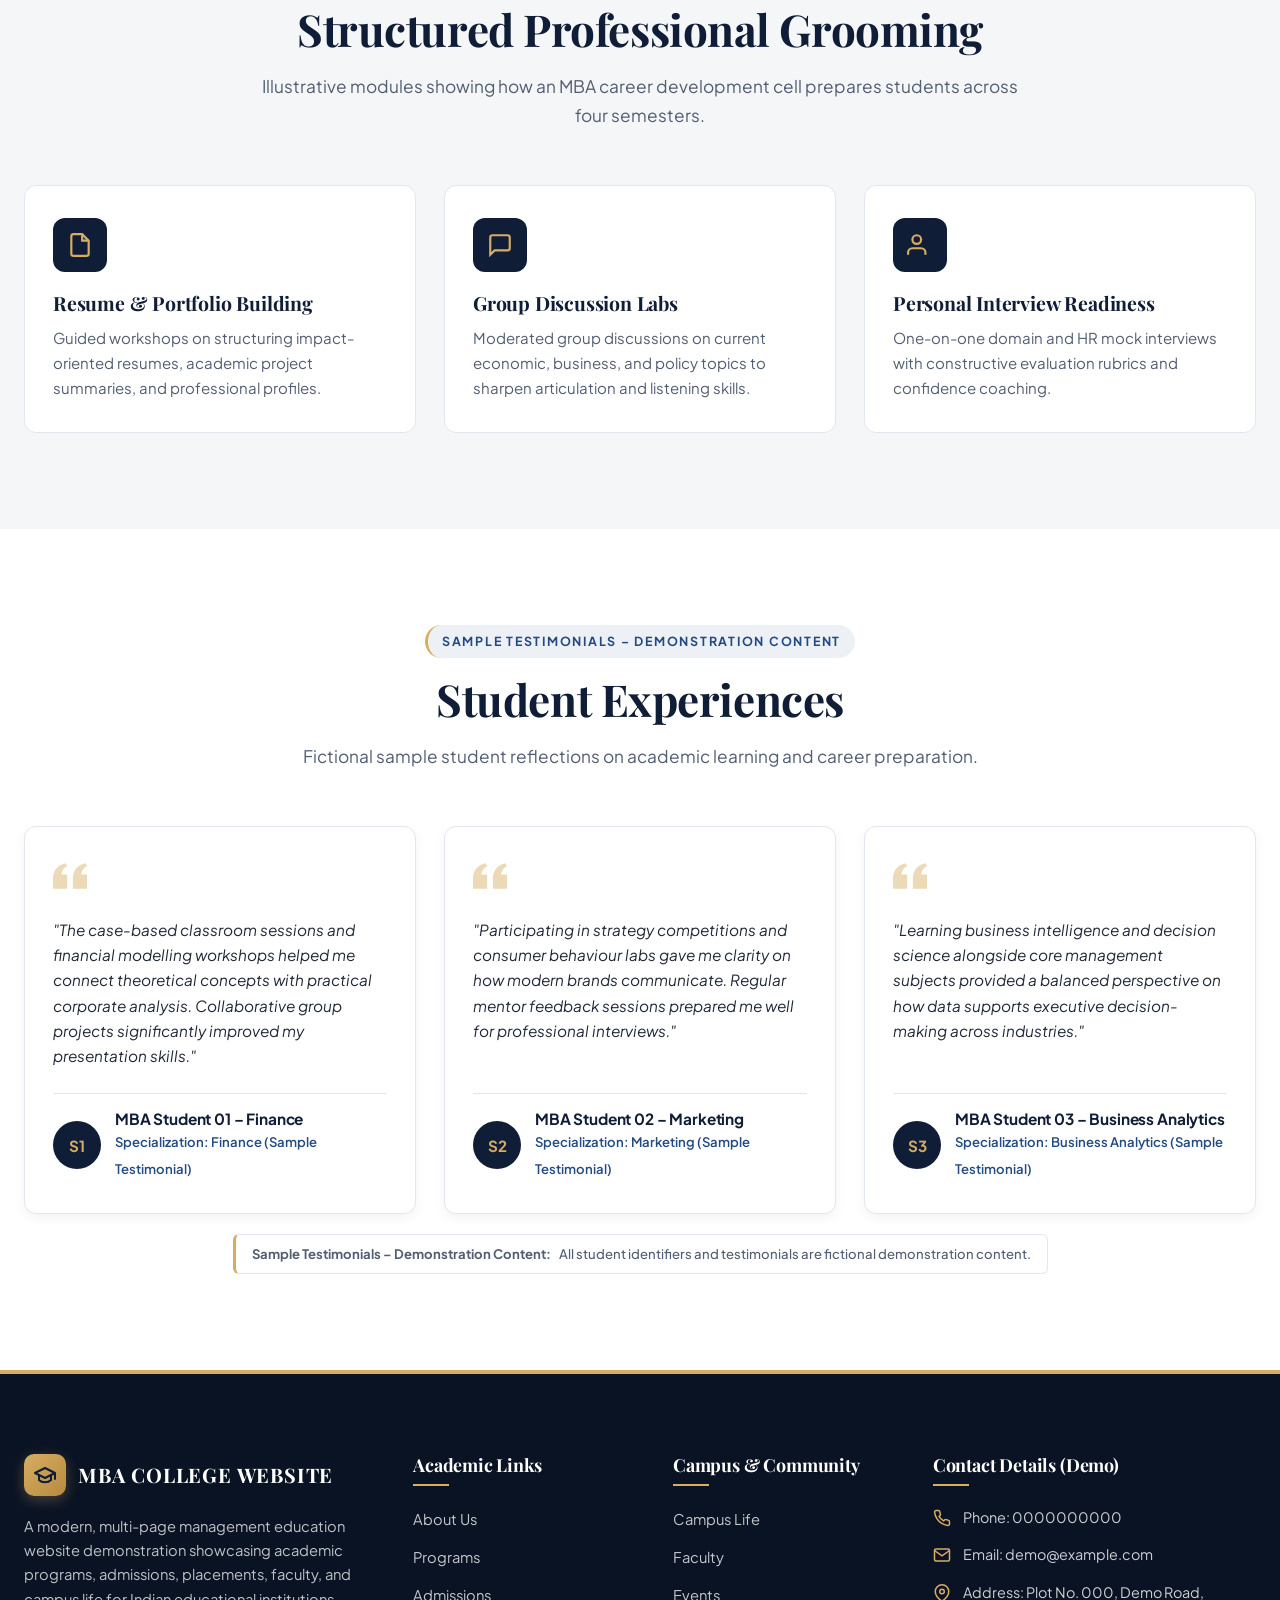
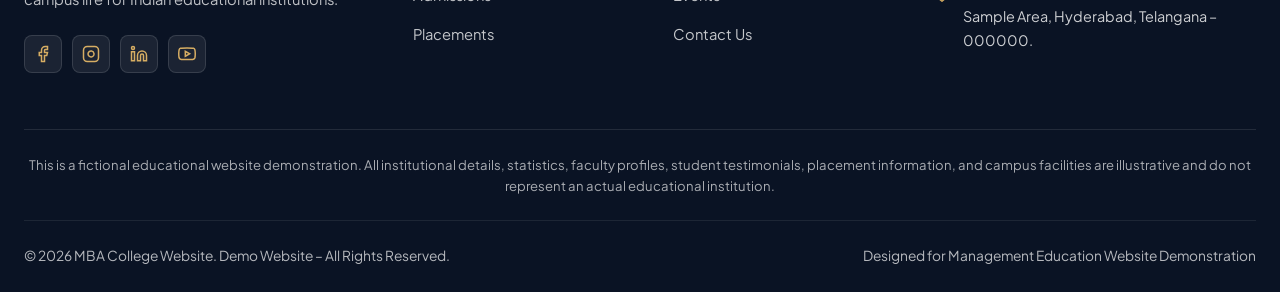
<file: placements.html>
<!DOCTYPE html>
<html lang="en-IN">
<head>
  <meta charset="UTF-8" />
  <meta name="viewport" content="width=device-width, initial-scale=1.0" />
  <title>Placements | MBA College Website | Management Education Demo</title>
  <meta name="description" content="Explore career development initiatives, illustrative placement assistance figures, industry domains, and sample student experiences in this MBA college demo website." />
  <meta name="robots" content="index, follow" />

  <!-- Open Graph Metadata -->
  <meta property="og:type" content="website" />
  <meta property="og:title" content="Placements | MBA College Website" />
  <meta property="og:description" content="Explore career readiness training, mock interview sessions, and illustrative placement metrics in this MBA college website demonstration." />
  <meta property="og:image" content="images/placements.jpeg" />
  <meta property="og:locale" content="en_IN" />

  <!-- Google Fonts -->
  <link rel="preconnect" href="https://fonts.googleapis.com" />
  <link rel="preconnect" href="https://fonts.gstatic.com" crossorigin />
  <link href="https://fonts.googleapis.com/css2?family=Playfair+Display:wght@600;700&family=Plus+Jakarta+Sans:wght@400;500;600;700&display=swap" rel="stylesheet" />

  <!-- Shared Stylesheets -->
  <link rel="stylesheet" href="assets/css/style.css" />
  <link rel="stylesheet" href="assets/css/responsive.css" />
</head>
<body>

  <!-- Consistent Sticky Header -->
    <header class="site-header" id="top">
    <div class="container header-inner">
      <a href="index.html" class="brand-logo" aria-label="MBA College Home">
        <span class="brand-icon" aria-hidden="true">
          <svg viewBox="0 0 24 24" fill="none" stroke="currentColor" stroke-width="2" stroke-linecap="round" stroke-linejoin="round">
            <path d="M22 10v6M2 10l10-5 10 5-10 5z"/>
            <path d="M6 12v5c3 3 9 3 12 0v-5"/>
          </svg>
        </span>
        <span class="brand-text">MBA COLLEGE</span>
      </a>

      <nav class="main-nav" aria-label="Primary Navigation">
        <ul class="nav-list">
          <li><a href="index.html" class="nav-link">Home</a></li>
          <li><a href="programs.html" class="nav-link">Programs</a></li>
          <li><a href="admissions.html" class="nav-link">Admissions</a></li>
          <li class="nav-item-dropdown">
            <a href="about.html" class="nav-link dropdown-toggle active" id="dropdownExplore" role="button" aria-haspopup="true" aria-expanded="false">
              <span>Explore</span>
              <svg class="dropdown-chevron" viewBox="0 0 24 24" fill="none" stroke="currentColor" stroke-width="2" aria-hidden="true">
                <polyline points="6 9 12 15 18 9"></polyline>
              </svg>
            </a>
            <ul class="dropdown-menu" aria-labelledby="dropdownExplore">
              <li>
                <a href="about.html" class="dropdown-item">
                  <svg viewBox="0 0 24 24" fill="none" stroke="currentColor" stroke-width="2" aria-hidden="true"><circle cx="12" cy="12" r="10"/><path d="M12 16v-4M12 8h.01"/></svg>
                  <span>About Us</span>
                </a>
              </li>
              <li>
                <a href="placements.html" class="dropdown-item active">
                  <svg viewBox="0 0 24 24" fill="none" stroke="currentColor" stroke-width="2" aria-hidden="true"><rect x="2" y="7" width="20" height="14" rx="2" ry="2"/><path d="M16 21V5a2 2 0 0 0-2-2h-4a2 2 0 0 0-2 2v16"/></svg>
                  <span>Placements</span>
                </a>
              </li>
              <li>
                <a href="campus-life.html" class="dropdown-item">
                  <svg viewBox="0 0 24 24" fill="none" stroke="currentColor" stroke-width="2" aria-hidden="true"><path d="M18 20V10M12 20V4M6 20v-6"/></svg>
                  <span>Campus Life</span>
                </a>
              </li>
              <li>
                <a href="contact.html" class="dropdown-item">
                  <svg viewBox="0 0 24 24" fill="none" stroke="currentColor" stroke-width="2" aria-hidden="true"><path d="M21 10c0 7-9 13-9 13s-9-6-9-13a9 9 0 0 1 18 0z"/><circle cx="12" cy="10" r="3"/></svg>
                  <span>Contact Us</span>
                </a>
              </li>
              <li class="dropdown-divider"></li>
              <li>
                <a href="#student-portal" class="dropdown-item dropdown-portal" data-demo-notice="Student Portal is a demonstration link. No institutional login backend is connected in this demo.">
                  <svg viewBox="0 0 24 24" fill="none" stroke="currentColor" stroke-width="2" aria-hidden="true"><path d="M20 21v-2a4 4 0 0 0-4-4H8a4 4 0 0 0-4 4v2"/><circle cx="12" cy="7" r="4"/></svg>
                  <span>Student Portal</span>
                </a>
              </li>
            </ul>
          </li>
        </ul>
        <div class="mobile-nav-cta">
          <a href="admissions.html#admission-enquiry" class="btn btn-primary">Apply Now</a>
        </div>
      </nav>

      <div class="header-actions">
        <a href="admissions.html#admission-enquiry" class="btn btn-primary btn-sm">Apply Now</a>
        <button class="menu-toggle" type="button" aria-label="Toggle Navigation Menu" aria-expanded="false">
          <span class="hamburger-box">
            <span class="hamburger-line"></span>
            <span class="hamburger-line"></span>
            <span class="hamburger-line"></span>
          </span>
        </button>
      </div>
    </div>
  </header>

  <main>
    <!-- Page Hero -->
    <section class="page-hero">
      <div class="container">
        <nav class="breadcrumb" aria-label="Breadcrumb">
          <a href="index.html">Home</a>
          <span class="sep">/</span>
          <span aria-current="page">Placements</span>
        </nav>
        <h1>Placements and Career Development</h1>
        <p>Structured career readiness training, practical projects, mock interview workshops, and industry exposure for MBA students.</p>
      </div>
    </section>

    <!-- 12. Placements and Career Development -->
    <section class="section-padding">
      <div class="container">
        <div class="placement-top-grid">
          <div class="reveal">
            <span class="eyebrow">Career Preparation</span>
            <h2 class="section-title">Preparing Students for the Professional World</h2>
            <p class="section-subtitle">
              A strong management education experience combines academic knowledge with career preparation, practical projects, professional development, and industry exposure.
            </p>

            <!-- Four Statistic Cards -->
            <div class="placement-stats-grid">
              <div class="placement-stat-box">
                <div class="placement-stat-value" data-counter="95" data-suffix="%">95%</div>
                <div class="placement-stat-title">Placement Assistance</div>
              </div>
              <div class="placement-stat-box">
                <div class="placement-stat-value" data-prefix="₹" data-counter="8.5" data-decimals="1" data-suffix=" LPA">₹8.5 LPA</div>
                <div class="placement-stat-title">Illustrative Average Package</div>
              </div>
              <div class="placement-stat-box">
                <div class="placement-stat-value" data-prefix="₹" data-counter="15" data-suffix=" LPA">₹15 LPA</div>
                <div class="placement-stat-title">Illustrative Highest Package</div>
              </div>
              <div class="placement-stat-box">
                <div class="placement-stat-value" data-counter="50" data-suffix="+">50+</div>
                <div class="placement-stat-title">Mock Interview Sessions</div>
              </div>
            </div>

            <div class="demo-note">
              <strong>Important Disclaimer:</strong> These are fictional demonstration figures, not actual placement records, verified achievements, or guaranteed salaries.
            </div>
          </div>

          <div class="reveal">
            <div class="ai-media placement-media">
              <img src="images/placements.jpeg" alt="Career development workshop and mock corporate interview session for MBA students" />
              <div class="ai-placeholder-ui" aria-hidden="true">
                <svg viewBox="0 0 24 24" fill="none" stroke="currentColor" stroke-width="1.6"><rect x="2" y="7" width="20" height="14" rx="2" ry="2"/><path d="M16 21V5a2 2 0 0 0-2-2h-4a2 2 0 0 0-2 2v16"/></svg>
                <div class="ai-placeholder-title">Career Preparation &amp; Mock Interviews</div>
                <span class="ai-placeholder-tag">placements.jpeg</span>
              </div>
            </div>
          </div>
        </div>

        <!-- Six Industry Sectors -->
        <div class="reveal">
          <h3 class="sectors-heading">Industry Sectors (Generic Categories – No Company Logos)</h3>
          <div class="sectors-grid">
            <div class="sector-card">
              <div class="sector-icon">
                <svg viewBox="0 0 24 24" fill="none" stroke="currentColor" stroke-width="2"><line x1="12" y1="1" x2="12" y2="23"/><path d="M17 5H9.5a3.5 3.5 0 0 0 0 7h5a3.5 3.5 0 0 1 0 7H6"/></svg>
              </div>
              <h4>Banking &amp; Finance</h4>
            </div>
            <div class="sector-card">
              <div class="sector-icon">
                <svg viewBox="0 0 24 24" fill="none" stroke="currentColor" stroke-width="2"><path d="M21 16V8a2 2 0 0 0-1-1.73l-7-4a2 2 0 0 0-2 0l-7 4A2 2 0 0 0 3 8v8a2 2 0 0 0 1 1.73l7 4a2 2 0 0 0 2 0l7-4A2 2 0 0 0 21 16z"/></svg>
              </div>
              <h4>Consulting</h4>
            </div>
            <div class="sector-card">
              <div class="sector-icon">
                <svg viewBox="0 0 24 24" fill="none" stroke="currentColor" stroke-width="2"><rect x="2" y="3" width="20" height="14" rx="2" ry="2"/><line x1="8" y1="21" x2="16" y2="21"/><line x1="12" y1="17" x2="12" y2="21"/></svg>
              </div>
              <h4>Technology</h4>
            </div>
            <div class="sector-card">
              <div class="sector-icon">
                <svg viewBox="0 0 24 24" fill="none" stroke="currentColor" stroke-width="2"><circle cx="9" cy="21" r="1"/><circle cx="20" cy="21" r="1"/><path d="M1 1h4l2.68 13.39a2 2 0 0 0 2 1.61h9.72a2 2 0 0 0 2-1.61L23 6H6"/></svg>
              </div>
              <h4>Retail &amp; E-commerce</h4>
            </div>
            <div class="sector-card">
              <div class="sector-icon">
                <svg viewBox="0 0 24 24" fill="none" stroke="currentColor" stroke-width="2"><path d="M2 20a2 2 0 0 0 2 2h16a2 2 0 0 0 2-2V8l-7 5V8l-7 5V4a2 2 0 0 0-2-2H4a2 2 0 0 0-2 2Z"/></svg>
              </div>
              <h4>Manufacturing</h4>
            </div>
            <div class="sector-card">
              <div class="sector-icon">
                <svg viewBox="0 0 24 24" fill="none" stroke="currentColor" stroke-width="2"><polygon points="12 2 15.09 8.26 22 9.27 17 14.14 18.18 21.02 12 17.77 5.82 21.02 7 14.14 2 9.27 8.91 8.26 12 2"/></svg>
              </div>
              <h4>Marketing &amp; Media</h4>
            </div>
          </div>
        </div>
      </div>
    </section>

    <!-- Career Development Framework -->
    <section class="section-padding bg-light">
      <div class="container">
        <div class="section-header reveal">
          <span class="eyebrow">Career Readiness Modules</span>
          <h2 class="section-title">Structured Professional Grooming</h2>
          <p class="section-subtitle">
            Illustrative modules showing how an MBA career development cell prepares students across four semesters.
          </p>
        </div>

        <div class="features-grid">
          <div class="feature-card reveal">
            <div class="feature-icon">
              <svg viewBox="0 0 24 24" fill="none" stroke="currentColor" stroke-width="2"><path d="M14 2H6a2 2 0 0 0-2 2v16a2 2 0 0 0 2 2h12a2 2 0 0 0 2-2V8z"/><polyline points="14 2 14 8 20 8"/></svg>
            </div>
            <h3>Resume &amp; Portfolio Building</h3>
            <p>Guided workshops on structuring impact-oriented resumes, academic project summaries, and professional profiles.</p>
          </div>

          <div class="feature-card reveal">
            <div class="feature-icon">
              <svg viewBox="0 0 24 24" fill="none" stroke="currentColor" stroke-width="2"><path d="M21 15a2 2 0 0 1-2 2H7l-4 4V5a2 2 0 0 1 2-2h14a2 2 0 0 1 2 2z"/></svg>
            </div>
            <h3>Group Discussion Labs</h3>
            <p>Moderated group discussions on current economic, business, and policy topics to sharpen articulation and listening skills.</p>
          </div>

          <div class="feature-card reveal">
            <div class="feature-icon">
              <svg viewBox="0 0 24 24" fill="none" stroke="currentColor" stroke-width="2"><path d="M17 21v-2a4 4 0 0 0-4-4H5a4 4 0 0 0-4 4v2"/><circle cx="9" cy="7" r="4"/></svg>
            </div>
            <h3>Personal Interview Readiness</h3>
            <p>One-on-one domain and HR mock interviews with constructive evaluation rubrics and confidence coaching.</p>
          </div>
        </div>
      </div>
    </section>

    <!-- 15. Student Testimonials -->
    <section class="section-padding">
      <div class="container">
        <div class="section-header reveal">
          <span class="eyebrow">Sample Testimonials – Demonstration Content</span>
          <h2 class="section-title">Student Experiences</h2>
          <p class="section-subtitle">
            Fictional sample student reflections on academic learning and career preparation.
          </p>
        </div>

        <div class="testimonials-grid">
          <article class="testimonial-card reveal">
            <div>
              <div class="quote-mark" aria-hidden="true">
                <svg viewBox="0 0 24 24" fill="currentColor"><path d="M14.017 21v-7.391c0-5.704 3.731-9.57 8.983-10.609l.995 2.151c-2.432.917-3.995 3.638-3.995 5.849h4v10h-9.983zm-14.017 0v-7.391c0-5.704 3.748-9.57 9-10.609l.996 2.151c-2.433.917-3.996 3.638-3.996 5.849h3.983v10h-9.983z"/></svg>
              </div>
              <p class="testimonial-text">
                "The case-based classroom sessions and financial modelling workshops helped me connect theoretical concepts with practical corporate analysis. Collaborative group projects significantly improved my presentation skills."
              </p>
            </div>
            <div class="testimonial-author">
              <div class="student-avatar" aria-hidden="true">S1</div>
              <div class="student-meta">
                <h4>MBA Student 01 – Finance</h4>
                <span>Specialization: Finance (Sample Testimonial)</span>
              </div>
            </div>
          </article>

          <article class="testimonial-card reveal">
            <div>
              <div class="quote-mark" aria-hidden="true">
                <svg viewBox="0 0 24 24" fill="currentColor"><path d="M14.017 21v-7.391c0-5.704 3.731-9.57 8.983-10.609l.995 2.151c-2.432.917-3.995 3.638-3.995 5.849h4v10h-9.983zm-14.017 0v-7.391c0-5.704 3.748-9.57 9-10.609l.996 2.151c-2.433.917-3.996 3.638-3.996 5.849h3.983v10h-9.983z"/></svg>
              </div>
              <p class="testimonial-text">
                "Participating in strategy competitions and consumer behaviour labs gave me clarity on how modern brands communicate. Regular mentor feedback sessions prepared me well for professional interviews."
              </p>
            </div>
            <div class="testimonial-author">
              <div class="student-avatar" aria-hidden="true">S2</div>
              <div class="student-meta">
                <h4>MBA Student 02 – Marketing</h4>
                <span>Specialization: Marketing (Sample Testimonial)</span>
              </div>
            </div>
          </article>

          <article class="testimonial-card reveal">
            <div>
              <div class="quote-mark" aria-hidden="true">
                <svg viewBox="0 0 24 24" fill="currentColor"><path d="M14.017 21v-7.391c0-5.704 3.731-9.57 8.983-10.609l.995 2.151c-2.432.917-3.995 3.638-3.995 5.849h4v10h-9.983zm-14.017 0v-7.391c0-5.704 3.748-9.57 9-10.609l.996 2.151c-2.433.917-3.996 3.638-3.996 5.849h3.983v10h-9.983z"/></svg>
              </div>
              <p class="testimonial-text">
                "Learning business intelligence and decision science alongside core management subjects provided a balanced perspective on how data supports executive decision-making across industries."
              </p>
            </div>
            <div class="testimonial-author">
              <div class="student-avatar" aria-hidden="true">S3</div>
              <div class="student-meta">
                <h4>MBA Student 03 – Business Analytics</h4>
                <span>Specialization: Business Analytics (Sample Testimonial)</span>
              </div>
            </div>
          </article>
        </div>

        <div class="text-center">
          <div class="demo-note">
            <strong>Sample Testimonials – Demonstration Content:</strong> All student identifiers and testimonials are fictional demonstration content.
          </div>
        </div>
      </div>
    </section>
  </main>

  <!-- Consistent Footer -->
  <footer class="site-footer">
    <div class="container">
      <div class="footer-grid">
        <div>
          <a href="index.html" class="brand-logo">
            <span class="brand-icon" aria-hidden="true">
              <svg viewBox="0 0 24 24" fill="none" stroke="currentColor" stroke-width="2" stroke-linecap="round" stroke-linejoin="round">
                <path d="M22 10v6M2 10l10-5 10 5-10 5z"/>
                <path d="M6 12v5c3 3 9 3 12 0v-5"/>
              </svg>
            </span>
            <span class="footer-brand-title">MBA COLLEGE WEBSITE</span>
          </a>
          <p class="footer-desc">
            A modern, multi-page management education website demonstration showcasing academic programs, admissions, placements, faculty, and campus life for Indian educational institutions.
          </p>
          <div class="social-decorative" aria-label="Decorative social media icons">
            <span class="social-icon-box" title="Decorative Icon Only" aria-hidden="true">
              <svg viewBox="0 0 24 24" fill="none" stroke="currentColor" stroke-width="2"><path d="M18 2h-3a5 5 0 0 0-5 5v3H7v4h3v8h4v-8h3l1-4h-4V7a1 1 0 0 1 1-1h3z"/></svg>
            </span>
            <span class="social-icon-box" title="Decorative Icon Only" aria-hidden="true">
              <svg viewBox="0 0 24 24" fill="none" stroke="currentColor" stroke-width="2"><rect x="2" y="2" width="20" height="20" rx="5" ry="5"/><path d="M16 11.37A4 4 0 1 1 12.63 8 4 4 0 0 1 16 11.37z"/><line x1="17.5" y1="6.5" x2="17.51" y2="6.5"/></svg>
            </span>
            <span class="social-icon-box" title="Decorative Icon Only" aria-hidden="true">
              <svg viewBox="0 0 24 24" fill="none" stroke="currentColor" stroke-width="2"><path d="M16 8a6 6 0 0 1 6 6v7h-4v-7a2 2 0 0 0-2-2 2 2 0 0 0-2 2v7h-4v-7a6 6 0 0 1 6-6z"/><rect x="2" y="9" width="4" height="12"/><circle cx="4" cy="4" r="2"/></svg>
            </span>
            <span class="social-icon-box" title="Decorative Icon Only" aria-hidden="true">
              <svg viewBox="0 0 24 24" fill="none" stroke="currentColor" stroke-width="2"><path d="M22.54 6.42a2.78 2.78 0 0 0-1.94-2C18.88 4 12 4 12 4s-6.88 0-8.6.46a2.78 2.78 0 0 0-1.94 2A29 29 0 0 0 1 11.75a29 29 0 0 0 .46 5.33A2.78 2.78 0 0 0 3.4 19c1.72.46 8.6.46 8.6.46s6.88 0 8.6-.46a2.78 2.78 0 0 0 1.94-2 29 29 0 0 0 .46-5.25 29 29 0 0 0-.46-5.33z"/><polygon points="9.75 15.02 15.5 11.75 9.75 8.48 9.75 15.02"/></svg>
            </span>
          </div>
        </div>

        <div>
          <h3 class="footer-heading">Academic Links</h3>
          <ul class="footer-links">
            <li><a href="about.html">About Us</a></li>
            <li><a href="programs.html">Programs</a></li>
            <li><a href="admissions.html">Admissions</a></li>
            <li><a href="placements.html">Placements</a></li>
          </ul>
        </div>

        <div>
          <h3 class="footer-heading">Campus &amp; Community</h3>
          <ul class="footer-links">
            <li><a href="campus-life.html">Campus Life</a></li>
            <li><a href="about.html#faculty">Faculty</a></li>
            <li><a href="campus-life.html#events">Events</a></li>
            <li><a href="contact.html">Contact Us</a></li>
          </ul>
        </div>

        <div>
          <h3 class="footer-heading">Contact Details (Demo)</h3>
          <ul class="footer-contact-list">
            <li>
              <svg viewBox="0 0 24 24" fill="none" stroke="currentColor" stroke-width="2"><path d="M22 16.92v3a2 2 0 0 1-2.18 2 19.79 19.79 0 0 1-8.63-3.07 19.5 19.5 0 0 1-6-6 19.79 19.79 0 0 1-3.07-8.67A2 2 0 0 1 4.11 2h3a2 2 0 0 1 2 1.72c.127.96.361 1.903.7 2.81a2 2 0 0 1-.45 2.11L8.09 9.91a16 16 0 0 0 6 6l1.27-1.27a2 2 0 0 1 2.11-.45c.907.339 1.85.573 2.81.7A2 2 0 0 1 22 16.92z"/></svg>
              <span>Phone: 0000000000</span>
            </li>
            <li>
              <svg viewBox="0 0 24 24" fill="none" stroke="currentColor" stroke-width="2"><path d="M4 4h16c1.1 0 2 .9 2 2v12c0 1.1-.9 2-2 2H4c-1.1 0-2-.9-2-2V6c0-1.1.9-2 2-2z"/><polyline points="22,6 12,13 2,6"/></svg>
              <span>Email: <a href="mailto:demo@example.com">demo@example.com</a></span>
            </li>
            <li>
              <svg viewBox="0 0 24 24" fill="none" stroke="currentColor" stroke-width="2"><path d="M21 10c0 7-9 13-9 13s-9-6-9-13a9 9 0 0 1 18 0z"/><circle cx="12" cy="10" r="3"/></svg>
              <span>Address: Plot No. 000, Demo Road, Sample Area, Hyderabad, Telangana – 000000.</span>
            </li>
          </ul>
        </div>
      </div>

      <div class="footer-disclaimer-box">
        <p class="footer-disclaimer-text">
          This is a fictional educational website demonstration. All institutional details, statistics, faculty profiles, student testimonials, placement information, and campus facilities are illustrative and do not represent an actual educational institution.
        </p>
      </div>

      <div class="footer-bottom">
        <div>© 2026 MBA College Website. Demo Website – All Rights Reserved.</div>
        <div>Designed for Management Education Website Demonstration</div>
      </div>
    </div>
  </footer>

  <button type="button" class="back-to-top" id="backToTop" aria-label="Back to top">
    <svg viewBox="0 0 24 24" fill="none" stroke="currentColor" stroke-width="2.5"><polyline points="18 15 12 9 6 15"/></svg>
  </button>
  <div class="demo-toast" id="demoToast" role="status" aria-live="polite"></div>

  <script src="assets/js/script.js"></script>
</body>
</html>
</file>
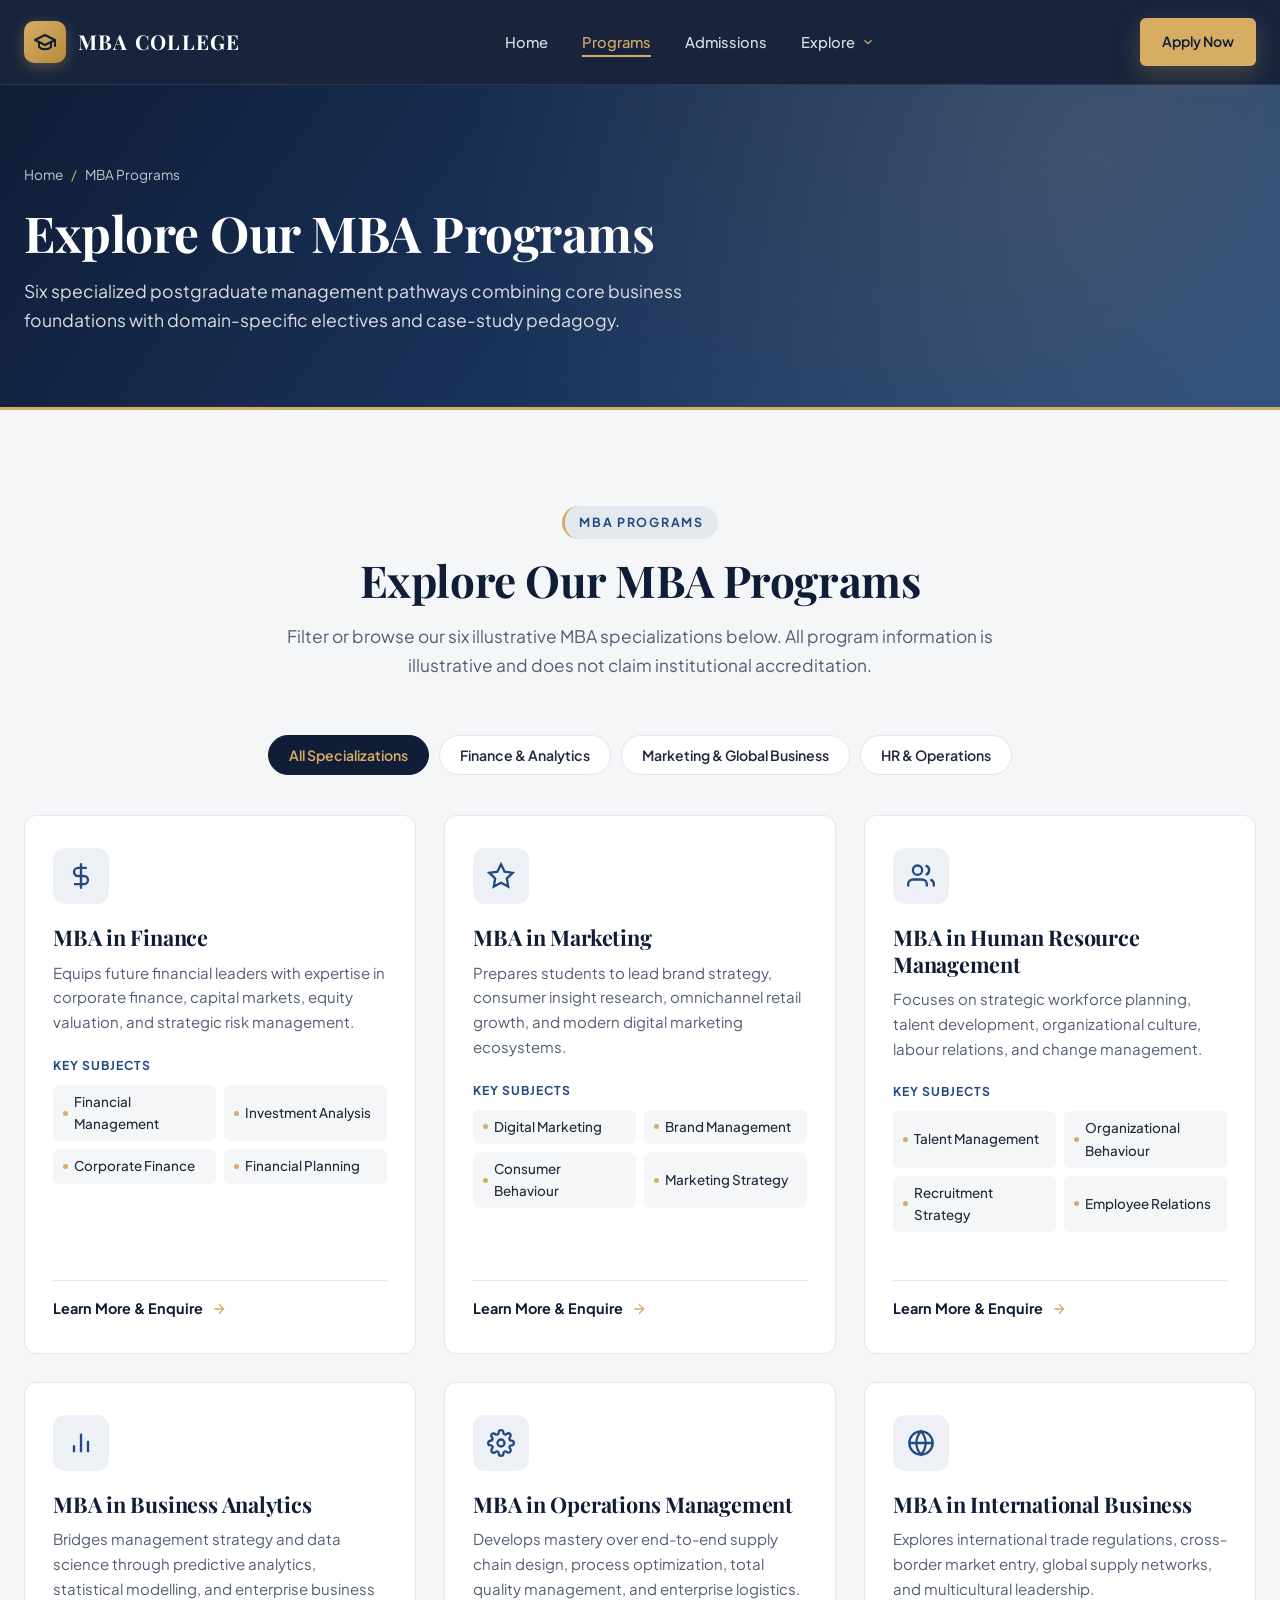
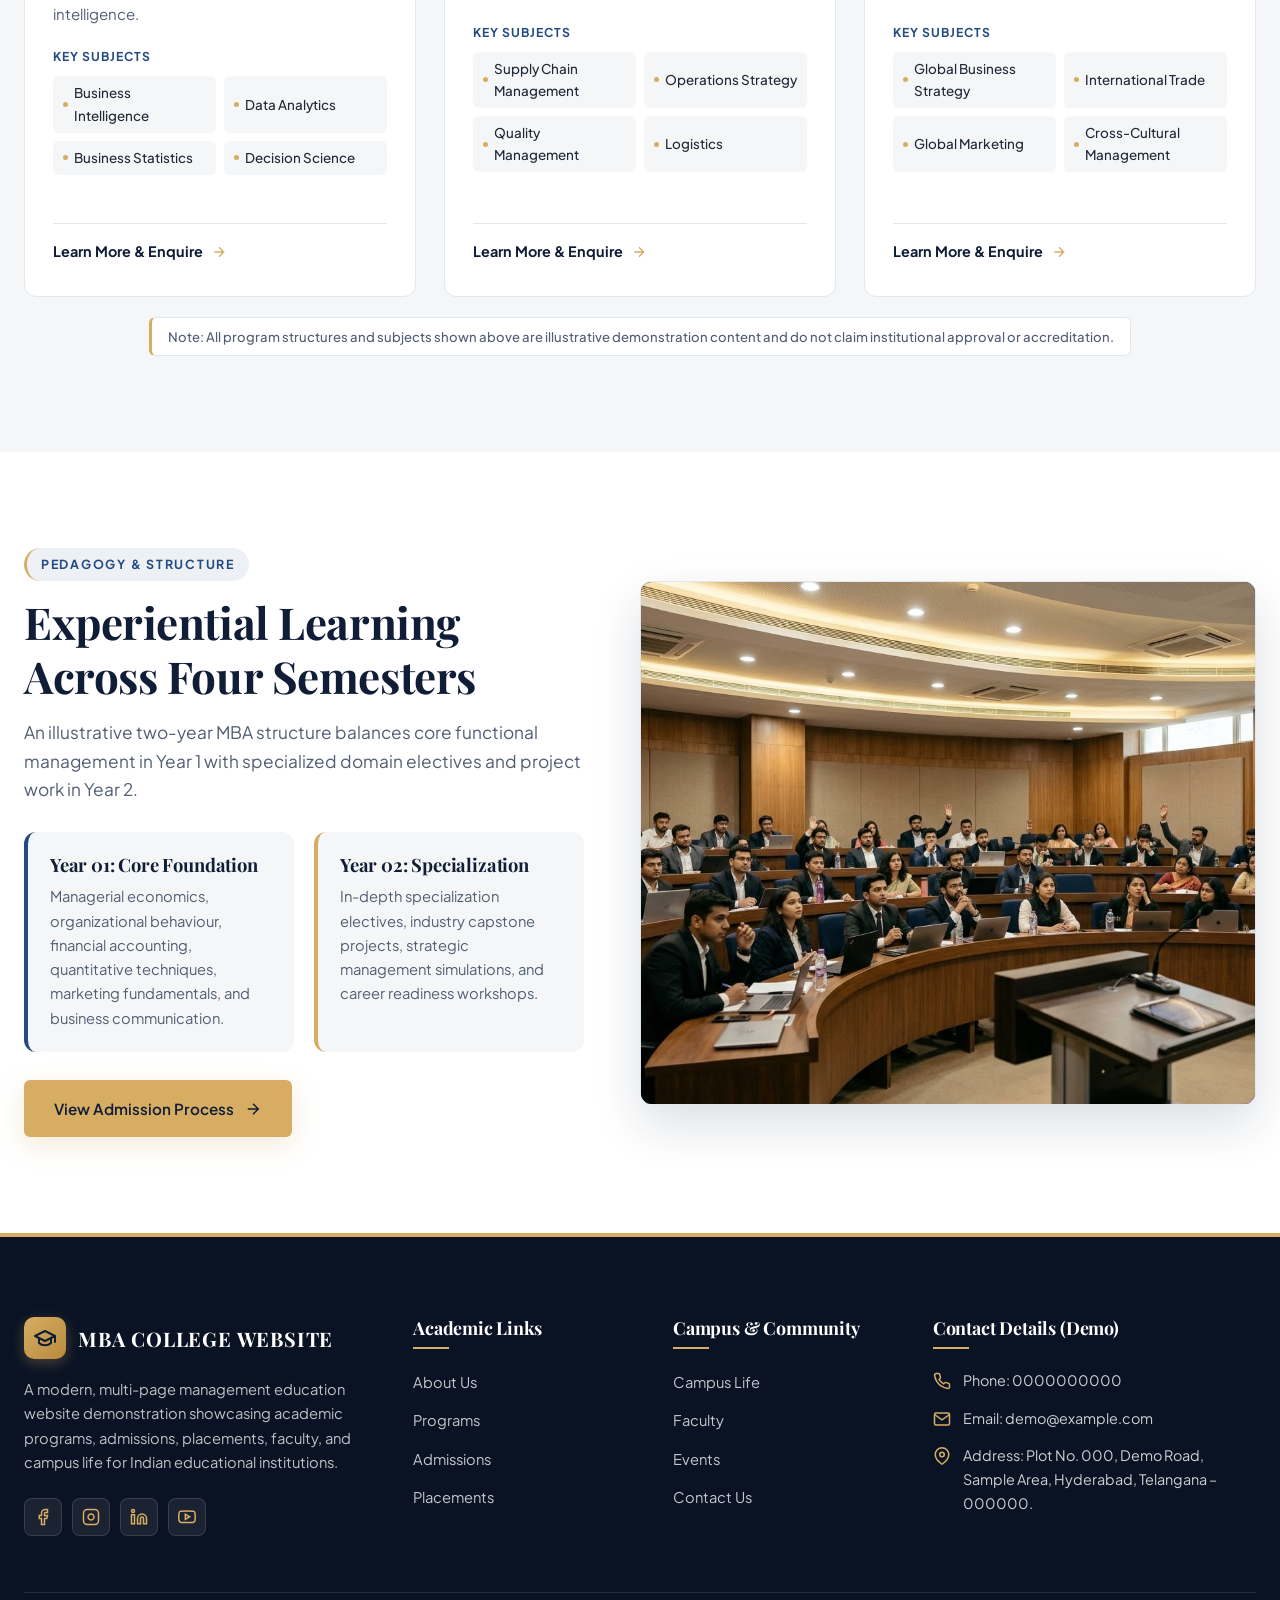
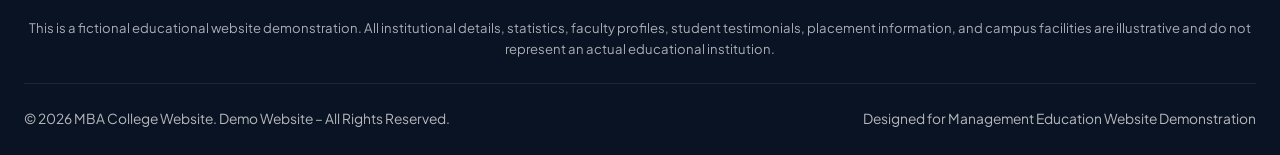
<file: programs.html>
<!DOCTYPE html>
<html lang="en-IN">
<head>
  <meta charset="UTF-8" />
  <meta name="viewport" content="width=device-width, initial-scale=1.0" />
  <title>MBA Programs | MBA College Website | Management Education Demo</title>
  <meta name="description" content="Explore six MBA specializations including Finance, Marketing, Human Resource Management, Business Analytics, Operations, and International Business in this demo website." />
  <meta name="robots" content="index, follow" />

  <!-- Open Graph Metadata -->
  <meta property="og:type" content="website" />
  <meta property="og:title" content="MBA Programs | MBA College Website" />
  <meta property="og:description" content="Explore six postgraduate MBA programs and curriculum modules in this modern Indian MBA college website demonstration." />
  <meta property="og:image" content="images/classroom.jpeg" />
  <meta property="og:locale" content="en_IN" />

  <!-- Google Fonts -->
  <link rel="preconnect" href="https://fonts.googleapis.com" />
  <link rel="preconnect" href="https://fonts.gstatic.com" crossorigin />
  <link href="https://fonts.googleapis.com/css2?family=Playfair+Display:wght@600;700&family=Plus+Jakarta+Sans:wght@400;500;600;700&display=swap" rel="stylesheet" />

  <!-- Shared Stylesheets -->
  <link rel="stylesheet" href="assets/css/style.css" />
  <link rel="stylesheet" href="assets/css/responsive.css" />
</head>
<body>

  <!-- Consistent Sticky Header -->
    <header class="site-header" id="top">
    <div class="container header-inner">
      <a href="index.html" class="brand-logo" aria-label="MBA College Home">
        <span class="brand-icon" aria-hidden="true">
          <svg viewBox="0 0 24 24" fill="none" stroke="currentColor" stroke-width="2" stroke-linecap="round" stroke-linejoin="round">
            <path d="M22 10v6M2 10l10-5 10 5-10 5z"/>
            <path d="M6 12v5c3 3 9 3 12 0v-5"/>
          </svg>
        </span>
        <span class="brand-text">MBA COLLEGE</span>
      </a>

      <nav class="main-nav" aria-label="Primary Navigation">
        <ul class="nav-list">
          <li><a href="index.html" class="nav-link">Home</a></li>
          <li><a href="programs.html" class="nav-link active">Programs</a></li>
          <li><a href="admissions.html" class="nav-link">Admissions</a></li>
          <li class="nav-item-dropdown">
            <a href="about.html" class="nav-link dropdown-toggle" id="dropdownExplore" role="button" aria-haspopup="true" aria-expanded="false">
              <span>Explore</span>
              <svg class="dropdown-chevron" viewBox="0 0 24 24" fill="none" stroke="currentColor" stroke-width="2" aria-hidden="true">
                <polyline points="6 9 12 15 18 9"></polyline>
              </svg>
            </a>
            <ul class="dropdown-menu" aria-labelledby="dropdownExplore">
              <li>
                <a href="about.html" class="dropdown-item">
                  <svg viewBox="0 0 24 24" fill="none" stroke="currentColor" stroke-width="2" aria-hidden="true"><circle cx="12" cy="12" r="10"/><path d="M12 16v-4M12 8h.01"/></svg>
                  <span>About Us</span>
                </a>
              </li>
              <li>
                <a href="placements.html" class="dropdown-item">
                  <svg viewBox="0 0 24 24" fill="none" stroke="currentColor" stroke-width="2" aria-hidden="true"><rect x="2" y="7" width="20" height="14" rx="2" ry="2"/><path d="M16 21V5a2 2 0 0 0-2-2h-4a2 2 0 0 0-2 2v16"/></svg>
                  <span>Placements</span>
                </a>
              </li>
              <li>
                <a href="campus-life.html" class="dropdown-item">
                  <svg viewBox="0 0 24 24" fill="none" stroke="currentColor" stroke-width="2" aria-hidden="true"><path d="M18 20V10M12 20V4M6 20v-6"/></svg>
                  <span>Campus Life</span>
                </a>
              </li>
              <li>
                <a href="contact.html" class="dropdown-item">
                  <svg viewBox="0 0 24 24" fill="none" stroke="currentColor" stroke-width="2" aria-hidden="true"><path d="M21 10c0 7-9 13-9 13s-9-6-9-13a9 9 0 0 1 18 0z"/><circle cx="12" cy="10" r="3"/></svg>
                  <span>Contact Us</span>
                </a>
              </li>
              <li class="dropdown-divider"></li>
              <li>
                <a href="#student-portal" class="dropdown-item dropdown-portal" data-demo-notice="Student Portal is a demonstration link. No institutional login backend is connected in this demo.">
                  <svg viewBox="0 0 24 24" fill="none" stroke="currentColor" stroke-width="2" aria-hidden="true"><path d="M20 21v-2a4 4 0 0 0-4-4H8a4 4 0 0 0-4 4v2"/><circle cx="12" cy="7" r="4"/></svg>
                  <span>Student Portal</span>
                </a>
              </li>
            </ul>
          </li>
        </ul>
        <div class="mobile-nav-cta">
          <a href="admissions.html#admission-enquiry" class="btn btn-primary">Apply Now</a>
        </div>
      </nav>

      <div class="header-actions">
        <a href="admissions.html#admission-enquiry" class="btn btn-primary btn-sm">Apply Now</a>
        <button class="menu-toggle" type="button" aria-label="Toggle Navigation Menu" aria-expanded="false">
          <span class="hamburger-box">
            <span class="hamburger-line"></span>
            <span class="hamburger-line"></span>
            <span class="hamburger-line"></span>
          </span>
        </button>
      </div>
    </div>
  </header>

  <main>
    <!-- Page Hero -->
    <section class="page-hero">
      <div class="container">
        <nav class="breadcrumb" aria-label="Breadcrumb">
          <a href="index.html">Home</a>
          <span class="sep">/</span>
          <span aria-current="page">MBA Programs</span>
        </nav>
        <h1>Explore Our MBA Programs</h1>
        <p>Six specialized postgraduate management pathways combining core business foundations with domain-specific electives and case-study pedagogy.</p>
      </div>
    </section>

    <!-- Six Course Cards Section -->
    <section class="section-padding bg-light">
      <div class="container">
        <div class="section-header reveal">
          <span class="eyebrow">MBA Programs</span>
          <h2 class="section-title">Explore Our MBA Programs</h2>
          <p class="section-subtitle">
            Filter or browse our six illustrative MBA specializations below. All program information is illustrative and does not claim institutional accreditation.
          </p>
        </div>

        <div class="program-filter-bar reveal" role="tablist" aria-label="Filter MBA Programs">
          <button type="button" class="program-filter-btn active" data-filter="all">All Specializations</button>
          <button type="button" class="program-filter-btn" data-filter="finance-analytics">Finance &amp; Analytics</button>
          <button type="button" class="program-filter-btn" data-filter="strategy-growth">Marketing &amp; Global Business</button>
          <button type="button" class="program-filter-btn" data-filter="people-operations">HR &amp; Operations</button>
        </div>

        <div class="programs-grid">
          <!-- Program 1: MBA in Finance -->
          <article class="program-card reveal" id="finance" data-category="finance-analytics">
            <div class="program-card-top">
              <div class="program-icon">
                <svg viewBox="0 0 24 24" fill="none" stroke="currentColor" stroke-width="2"><line x1="12" y1="1" x2="12" y2="23"/><path d="M17 5H9.5a3.5 3.5 0 0 0 0 7h5a3.5 3.5 0 0 1 0 7H6"/></svg>
              </div>
              <h3 class="program-title">MBA in Finance</h3>
              <p class="program-desc">Equips future financial leaders with expertise in corporate finance, capital markets, equity valuation, and strategic risk management.</p>
              <div class="program-subjects-label">Key Subjects</div>
              <ul class="program-subjects">
                <li>Financial Management</li>
                <li>Investment Analysis</li>
                <li>Corporate Finance</li>
                <li>Financial Planning</li>
              </ul>
            </div>
            <a href="admissions.html#admission-enquiry" class="program-link">
              Learn More &amp; Enquire
              <svg viewBox="0 0 24 24" fill="none" stroke="currentColor" stroke-width="2"><path d="M5 12h14M12 5l7 7-7 7"/></svg>
            </a>
          </article>

          <!-- Program 2: MBA in Marketing -->
          <article class="program-card reveal" id="marketing" data-category="strategy-growth">
            <div class="program-card-top">
              <div class="program-icon">
                <svg viewBox="0 0 24 24" fill="none" stroke="currentColor" stroke-width="2"><polygon points="12 2 15.09 8.26 22 9.27 17 14.14 18.18 21.02 12 17.77 5.82 21.02 7 14.14 2 9.27 8.91 8.26 12 2"/></svg>
              </div>
              <h3 class="program-title">MBA in Marketing</h3>
              <p class="program-desc">Prepares students to lead brand strategy, consumer insight research, omnichannel retail growth, and modern digital marketing ecosystems.</p>
              <div class="program-subjects-label">Key Subjects</div>
              <ul class="program-subjects">
                <li>Digital Marketing</li>
                <li>Brand Management</li>
                <li>Consumer Behaviour</li>
                <li>Marketing Strategy</li>
              </ul>
            </div>
            <a href="admissions.html#admission-enquiry" class="program-link">
              Learn More &amp; Enquire
              <svg viewBox="0 0 24 24" fill="none" stroke="currentColor" stroke-width="2"><path d="M5 12h14M12 5l7 7-7 7"/></svg>
            </a>
          </article>

          <!-- Program 3: MBA in Human Resource Management -->
          <article class="program-card reveal" id="hr" data-category="people-operations">
            <div class="program-card-top">
              <div class="program-icon">
                <svg viewBox="0 0 24 24" fill="none" stroke="currentColor" stroke-width="2"><path d="M17 21v-2a4 4 0 0 0-4-4H5a4 4 0 0 0-4 4v2"/><circle cx="9" cy="7" r="4"/><path d="M23 21v-2a4 4 0 0 0-3-3.87"/><path d="M16 3.13a4 4 0 0 1 0 7.75"/></svg>
              </div>
              <h3 class="program-title">MBA in Human Resource Management</h3>
              <p class="program-desc">Focuses on strategic workforce planning, talent development, organizational culture, labour relations, and change management.</p>
              <div class="program-subjects-label">Key Subjects</div>
              <ul class="program-subjects">
                <li>Talent Management</li>
                <li>Organizational Behaviour</li>
                <li>Recruitment Strategy</li>
                <li>Employee Relations</li>
              </ul>
            </div>
            <a href="admissions.html#admission-enquiry" class="program-link">
              Learn More &amp; Enquire
              <svg viewBox="0 0 24 24" fill="none" stroke="currentColor" stroke-width="2"><path d="M5 12h14M12 5l7 7-7 7"/></svg>
            </a>
          </article>

          <!-- Program 4: MBA in Business Analytics -->
          <article class="program-card reveal" id="analytics" data-category="finance-analytics">
            <div class="program-card-top">
              <div class="program-icon">
                <svg viewBox="0 0 24 24" fill="none" stroke="currentColor" stroke-width="2"><line x1="18" y1="20" x2="18" y2="10"/><line x1="12" y1="20" x2="12" y2="4"/><line x1="6" y1="20" x2="6" y2="14"/></svg>
              </div>
              <h3 class="program-title">MBA in Business Analytics</h3>
              <p class="program-desc">Bridges management strategy and data science through predictive analytics, statistical modelling, and enterprise business intelligence.</p>
              <div class="program-subjects-label">Key Subjects</div>
              <ul class="program-subjects">
                <li>Business Intelligence</li>
                <li>Data Analytics</li>
                <li>Business Statistics</li>
                <li>Decision Science</li>
              </ul>
            </div>
            <a href="admissions.html#admission-enquiry" class="program-link">
              Learn More &amp; Enquire
              <svg viewBox="0 0 24 24" fill="none" stroke="currentColor" stroke-width="2"><path d="M5 12h14M12 5l7 7-7 7"/></svg>
            </a>
          </article>

          <!-- Program 5: MBA in Operations Management -->
          <article class="program-card reveal" id="operations" data-category="people-operations">
            <div class="program-card-top">
              <div class="program-icon">
                <svg viewBox="0 0 24 24" fill="none" stroke="currentColor" stroke-width="2"><circle cx="12" cy="12" r="3"/><path d="M19.4 15a1.65 1.65 0 0 0 .33 1.82l.06.06a2 2 0 0 1 0 2.83 2 2 0 0 1-2.83 0l-.06-.06a1.65 1.65 0 0 0-1.82-.33 1.65 1.65 0 0 0-1 1.51V21a2 2 0 0 1-2 2 2 2 0 0 1-2-2v-.09A1.65 1.65 0 0 0 9 19.4a1.65 1.65 0 0 0-1.82.33l-.06.06a2 2 0 0 1-2.83 0 2 2 0 0 1 0-2.83l.06-.06a1.65 1.65 0 0 0 .33-1.82 1.65 1.65 0 0 0-1.51-1H3a2 2 0 0 1-2-2 2 2 0 0 1 2-2h.09A1.65 1.65 0 0 0 4.6 9a1.65 1.65 0 0 0-.33-1.82l-.06-.06a2 2 0 0 1 0-2.83 2 2 0 0 1 2.83 0l.06.06a1.65 1.65 0 0 0 1.82.33H9a1.65 1.65 0 0 0 1-1.51V3a2 2 0 0 1 2-2 2 2 0 0 1 2 2v.09a1.65 1.65 0 0 0 1 1.51 1.65 1.65 0 0 0 1.82-.33l.06-.06a2 2 0 0 1 2.83 0 2 2 0 0 1 0 2.83l-.06.06a1.65 1.65 0 0 0-.33 1.82V9a1.65 1.65 0 0 0 1.51 1H21a2 2 0 0 1 2 2 2 2 0 0 1-2 2h-.09a1.65 1.65 0 0 0-1.51 1z"/></svg>
              </div>
              <h3 class="program-title">MBA in Operations Management</h3>
              <p class="program-desc">Develops mastery over end-to-end supply chain design, process optimization, total quality management, and enterprise logistics.</p>
              <div class="program-subjects-label">Key Subjects</div>
              <ul class="program-subjects">
                <li>Supply Chain Management</li>
                <li>Operations Strategy</li>
                <li>Quality Management</li>
                <li>Logistics</li>
              </ul>
            </div>
            <a href="admissions.html#admission-enquiry" class="program-link">
              Learn More &amp; Enquire
              <svg viewBox="0 0 24 24" fill="none" stroke="currentColor" stroke-width="2"><path d="M5 12h14M12 5l7 7-7 7"/></svg>
            </a>
          </article>

          <!-- Program 6: MBA in International Business -->
          <article class="program-card reveal" id="international" data-category="strategy-growth">
            <div class="program-card-top">
              <div class="program-icon">
                <svg viewBox="0 0 24 24" fill="none" stroke="currentColor" stroke-width="2"><circle cx="12" cy="12" r="10"/><line x1="2" y1="12" x2="22" y2="12"/><path d="M12 2a15.3 15.3 0 0 1 4 10 15.3 15.3 0 0 1-4 10 15.3 15.3 0 0 1-4-10 15.3 15.3 0 0 1 4-10z"/></svg>
              </div>
              <h3 class="program-title">MBA in International Business</h3>
              <p class="program-desc">Explores international trade regulations, cross-border market entry, global supply networks, and multicultural leadership.</p>
              <div class="program-subjects-label">Key Subjects</div>
              <ul class="program-subjects">
                <li>Global Business Strategy</li>
                <li>International Trade</li>
                <li>Global Marketing</li>
                <li>Cross-Cultural Management</li>
              </ul>
            </div>
            <a href="admissions.html#admission-enquiry" class="program-link">
              Learn More &amp; Enquire
              <svg viewBox="0 0 24 24" fill="none" stroke="currentColor" stroke-width="2"><path d="M5 12h14M12 5l7 7-7 7"/></svg>
            </a>
          </article>
        </div>

        <div class="text-center">
          <div class="demo-note">
            Note: All program structures and subjects shown above are illustrative demonstration content and do not claim institutional approval or accreditation.
          </div>
        </div>
      </div>
    </section>

    <!-- Classroom Pedagogy Section -->
    <section class="section-padding">
      <div class="container">
        <div class="about-grid">
          <div class="reveal">
            <span class="eyebrow">Pedagogy &amp; Structure</span>
            <h2 class="section-title">Experiential Learning Across Four Semesters</h2>
            <p class="section-subtitle">
              An illustrative two-year MBA structure balances core functional management in Year 1 with specialized domain electives and project work in Year 2.
            </p>
            <div class="mv-cards">
              <div class="mv-card">
                <h3>Year 01: Core Foundation</h3>
                <p>Managerial economics, organizational behaviour, financial accounting, quantitative techniques, marketing fundamentals, and business communication.</p>
              </div>
              <div class="mv-card vision">
                <h3>Year 02: Specialization</h3>
                <p>In-depth specialization electives, industry capstone projects, strategic management simulations, and career readiness workshops.</p>
              </div>
            </div>
            <a href="admissions.html" class="btn btn-primary">
              View Admission Process
              <svg viewBox="0 0 24 24" fill="none" stroke="currentColor" stroke-width="2"><path d="M5 12h14M12 5l7 7-7 7"/></svg>
            </a>
          </div>

          <div class="reveal">
            <div class="ai-media about-main-image">
              <img src="images/classroom.jpeg" alt="Smart amphitheatre classroom session in MBA college demo" />
              <div class="ai-placeholder-ui" aria-hidden="true">
                <svg viewBox="0 0 24 24" fill="none" stroke="currentColor" stroke-width="1.6"><rect x="2" y="3" width="20" height="14" rx="2" ry="2"/><line x1="8" y1="21" x2="16" y2="21"/><line x1="12" y1="17" x2="12" y2="21"/></svg>
                <div class="ai-placeholder-title">Smart Amphitheatre Classroom</div>
                <span class="ai-placeholder-tag">classroom.jpeg</span>
              </div>
            </div>
          </div>
        </div>
      </div>
    </section>
  </main>

  <!-- Consistent Footer -->
  <footer class="site-footer">
    <div class="container">
      <div class="footer-grid">
        <div>
          <a href="index.html" class="brand-logo">
            <span class="brand-icon" aria-hidden="true">
              <svg viewBox="0 0 24 24" fill="none" stroke="currentColor" stroke-width="2" stroke-linecap="round" stroke-linejoin="round">
                <path d="M22 10v6M2 10l10-5 10 5-10 5z"/>
                <path d="M6 12v5c3 3 9 3 12 0v-5"/>
              </svg>
            </span>
            <span class="footer-brand-title">MBA COLLEGE WEBSITE</span>
          </a>
          <p class="footer-desc">
            A modern, multi-page management education website demonstration showcasing academic programs, admissions, placements, faculty, and campus life for Indian educational institutions.
          </p>
          <div class="social-decorative" aria-label="Decorative social media icons">
            <span class="social-icon-box" title="Decorative Icon Only" aria-hidden="true">
              <svg viewBox="0 0 24 24" fill="none" stroke="currentColor" stroke-width="2"><path d="M18 2h-3a5 5 0 0 0-5 5v3H7v4h3v8h4v-8h3l1-4h-4V7a1 1 0 0 1 1-1h3z"/></svg>
            </span>
            <span class="social-icon-box" title="Decorative Icon Only" aria-hidden="true">
              <svg viewBox="0 0 24 24" fill="none" stroke="currentColor" stroke-width="2"><rect x="2" y="2" width="20" height="20" rx="5" ry="5"/><path d="M16 11.37A4 4 0 1 1 12.63 8 4 4 0 0 1 16 11.37z"/><line x1="17.5" y1="6.5" x2="17.51" y2="6.5"/></svg>
            </span>
            <span class="social-icon-box" title="Decorative Icon Only" aria-hidden="true">
              <svg viewBox="0 0 24 24" fill="none" stroke="currentColor" stroke-width="2"><path d="M16 8a6 6 0 0 1 6 6v7h-4v-7a2 2 0 0 0-2-2 2 2 0 0 0-2 2v7h-4v-7a6 6 0 0 1 6-6z"/><rect x="2" y="9" width="4" height="12"/><circle cx="4" cy="4" r="2"/></svg>
            </span>
            <span class="social-icon-box" title="Decorative Icon Only" aria-hidden="true">
              <svg viewBox="0 0 24 24" fill="none" stroke="currentColor" stroke-width="2"><path d="M22.54 6.42a2.78 2.78 0 0 0-1.94-2C18.88 4 12 4 12 4s-6.88 0-8.6.46a2.78 2.78 0 0 0-1.94 2A29 29 0 0 0 1 11.75a29 29 0 0 0 .46 5.33A2.78 2.78 0 0 0 3.4 19c1.72.46 8.6.46 8.6.46s6.88 0 8.6-.46a2.78 2.78 0 0 0 1.94-2 29 29 0 0 0 .46-5.25 29 29 0 0 0-.46-5.33z"/><polygon points="9.75 15.02 15.5 11.75 9.75 8.48 9.75 15.02"/></svg>
            </span>
          </div>
        </div>

        <div>
          <h3 class="footer-heading">Academic Links</h3>
          <ul class="footer-links">
            <li><a href="about.html">About Us</a></li>
            <li><a href="programs.html">Programs</a></li>
            <li><a href="admissions.html">Admissions</a></li>
            <li><a href="placements.html">Placements</a></li>
          </ul>
        </div>

        <div>
          <h3 class="footer-heading">Campus &amp; Community</h3>
          <ul class="footer-links">
            <li><a href="campus-life.html">Campus Life</a></li>
            <li><a href="about.html#faculty">Faculty</a></li>
            <li><a href="campus-life.html#events">Events</a></li>
            <li><a href="contact.html">Contact Us</a></li>
          </ul>
        </div>

        <div>
          <h3 class="footer-heading">Contact Details (Demo)</h3>
          <ul class="footer-contact-list">
            <li>
              <svg viewBox="0 0 24 24" fill="none" stroke="currentColor" stroke-width="2"><path d="M22 16.92v3a2 2 0 0 1-2.18 2 19.79 19.79 0 0 1-8.63-3.07 19.5 19.5 0 0 1-6-6 19.79 19.79 0 0 1-3.07-8.67A2 2 0 0 1 4.11 2h3a2 2 0 0 1 2 1.72c.127.96.361 1.903.7 2.81a2 2 0 0 1-.45 2.11L8.09 9.91a16 16 0 0 0 6 6l1.27-1.27a2 2 0 0 1 2.11-.45c.907.339 1.85.573 2.81.7A2 2 0 0 1 22 16.92z"/></svg>
              <span>Phone: 0000000000</span>
            </li>
            <li>
              <svg viewBox="0 0 24 24" fill="none" stroke="currentColor" stroke-width="2"><path d="M4 4h16c1.1 0 2 .9 2 2v12c0 1.1-.9 2-2 2H4c-1.1 0-2-.9-2-2V6c0-1.1.9-2 2-2z"/><polyline points="22,6 12,13 2,6"/></svg>
              <span>Email: <a href="mailto:demo@example.com">demo@example.com</a></span>
            </li>
            <li>
              <svg viewBox="0 0 24 24" fill="none" stroke="currentColor" stroke-width="2"><path d="M21 10c0 7-9 13-9 13s-9-6-9-13a9 9 0 0 1 18 0z"/><circle cx="12" cy="10" r="3"/></svg>
              <span>Address: Plot No. 000, Demo Road, Sample Area, Hyderabad, Telangana – 000000.</span>
            </li>
          </ul>
        </div>
      </div>

      <div class="footer-disclaimer-box">
        <p class="footer-disclaimer-text">
          This is a fictional educational website demonstration. All institutional details, statistics, faculty profiles, student testimonials, placement information, and campus facilities are illustrative and do not represent an actual educational institution.
        </p>
      </div>

      <div class="footer-bottom">
        <div>© 2026 MBA College Website. Demo Website – All Rights Reserved.</div>
        <div>Designed for Management Education Website Demonstration</div>
      </div>
    </div>
  </footer>

  <button type="button" class="back-to-top" id="backToTop" aria-label="Back to top">
    <svg viewBox="0 0 24 24" fill="none" stroke="currentColor" stroke-width="2.5"><polyline points="18 15 12 9 6 15"/></svg>
  </button>
  <div class="demo-toast" id="demoToast" role="status" aria-live="polite"></div>

  <script src="assets/js/script.js"></script>
</body>
</html>
</file>
<file: assets/css/style.css>
/* ==========================================================================
   MBA COLLEGE WEBSITE - PREMIUM DEMO STYLESHEET
   Strict Palette:
   - Deep Navy: #101D36
   - Royal Blue: #234A82
   - Warm Gold: #D6AD63
   - White: #FFFFFF
   - Light Grey: #F5F6F8
   - Dark Text: #202938
   ========================================================================== */

:root {
  --color-navy: #101D36;
  --color-navy-dark: #0A1324;
  --color-royal: #234A82;
  --color-royal-light: #2E5EA0;
  --color-gold: #D6AD63;
  --color-gold-hover: #C4984D;
  --color-gold-light: rgba(214, 173, 99, 0.14);
  --color-white: #FFFFFF;
  --color-grey-light: #F5F6F8;
  --color-grey-border: #E2E6EE;
  --color-text-dark: #202938;
  --color-text-muted: #525E73;
  --color-success: #1F7A4C;
  --color-error: #C93535;

  --font-heading: 'Playfair Display', Georgia, 'Times New Roman', serif;
  --font-body: 'Plus Jakarta Sans', -apple-system, BlinkMacSystemFont, 'Segoe UI', Roboto, sans-serif;

  --shadow-sm: 0 4px 12px rgba(16, 29, 54, 0.05);
  --shadow-md: 0 12px 32px rgba(16, 29, 54, 0.08);
  --shadow-lg: 0 20px 48px rgba(16, 29, 54, 0.14);
  --shadow-gold: 0 8px 24px rgba(214, 173, 99, 0.25);

  --radius-sm: 6px;
  --radius-md: 12px;
  --radius-lg: 18px;

  --transition-fast: 0.25s cubic-bezier(0.25, 0.8, 0.25, 1);
  --transition-smooth: 0.4s cubic-bezier(0.16, 1, 0.3, 1);
  --container-width: 1280px;
}

/* ==========================================================================
   1. RESET & BASE TYPOGRAPHY
   ========================================================================== */
*, *::before, *::after {
  box-sizing: border-box;
  margin: 0;
  padding: 0;
}

html {
  scroll-behavior: smooth;
  font-size: 16px;
  overflow-x: hidden;
}

body {
  font-family: var(--font-body);
  color: var(--color-text-dark);
  background-color: var(--color-white);
  line-height: 1.65;
  overflow-x: hidden;
  -webkit-font-smoothing: antialiased;
}

h1, h2, h3, h4, h5, h6 {
  font-family: var(--font-heading);
  color: var(--color-navy);
  line-height: 1.22;
  font-weight: 700;
  letter-spacing: -0.01em;
}

p {
  margin-bottom: 1rem;
  color: var(--color-text-muted);
}

a {
  color: inherit;
  text-decoration: none;
  transition: var(--transition-fast);
}

ul, ol {
  list-style: none;
}

img {
  max-width: 100%;
  height: auto;
  display: block;
}

button, input, select, textarea {
  font-family: inherit;
  font-size: inherit;
}

/* ==========================================================================
   2. LAYOUT & UTILITY CLASSES
   ========================================================================== */
.container {
  width: 100%;
  max-width: var(--container-width);
  margin: 0 auto;
  padding: 0 24px;
}

.section-padding {
  padding: 96px 0;
}

.section-padding-sm {
  padding: 64px 0;
}

.bg-light {
  background-color: var(--color-grey-light);
}

.bg-navy {
  background-color: var(--color-navy);
  color: var(--color-white);
}

.bg-navy h1, .bg-navy h2, .bg-navy h3, .bg-navy h4 {
  color: var(--color-white);
}

.bg-navy p {
  color: rgba(255, 255, 255, 0.8);
}

.text-center {
  text-align: center;
}

.section-header {
  max-width: 760px;
  margin: 0 auto 56px;
  text-align: center;
}

.section-header.left-align {
  margin: 0 0 42px;
  text-align: left;
}

.eyebrow {
  display: inline-flex;
  align-items: center;
  gap: 8px;
  font-family: var(--font-body);
  font-size: 0.78rem;
  font-weight: 700;
  text-transform: uppercase;
  letter-spacing: 0.14em;
  color: var(--color-royal);
  background: rgba(35, 74, 130, 0.08);
  padding: 6px 14px;
  border-radius: 50px;
  margin-bottom: 14px;
  border-left: 3px solid var(--color-gold);
}

.bg-navy .eyebrow {
  color: var(--color-gold);
  background: rgba(214, 173, 99, 0.12);
}

.section-title {
  font-size: clamp(2rem, 3.5vw, 2.75rem);
  margin-bottom: 16px;
}

.section-subtitle {
  font-size: 1.08rem;
  color: var(--color-text-muted);
  margin-bottom: 0;
}

.bg-navy .section-subtitle {
  color: rgba(255, 255, 255, 0.82);
}

.demo-note {
  display: inline-flex;
  align-items: center;
  gap: 8px;
  font-size: 0.82rem;
  font-weight: 500;
  color: var(--color-text-muted);
  background-color: var(--color-white);
  border: 1px solid var(--color-grey-border);
  border-left: 3px solid var(--color-gold);
  padding: 8px 16px;
  border-radius: var(--radius-sm);
  margin-top: 20px;
}

.bg-navy .demo-note {
  background-color: rgba(255, 255, 255, 0.06);
  border-color: rgba(255, 255, 255, 0.14);
  border-left: 3px solid var(--color-gold);
  color: rgba(255, 255, 255, 0.85);
}

/* ==========================================================================
   3. BUTTONS & CTAs
   ========================================================================== */
.btn {
  display: inline-flex;
  align-items: center;
  justify-content: center;
  gap: 10px;
  padding: 14px 28px;
  font-weight: 600;
  font-size: 0.95rem;
  border-radius: var(--radius-sm);
  cursor: pointer;
  transition: var(--transition-fast);
  border: 2px solid transparent;
  text-align: center;
  white-space: nowrap;
}

.btn svg {
  width: 18px;
  height: 18px;
  transition: transform 0.25s ease;
}

.btn:hover svg {
  transform: translateX(4px);
}

.btn-primary {
  background-color: var(--color-gold);
  color: var(--color-navy);
  box-shadow: var(--shadow-gold);
}

.btn-primary:hover {
  background-color: var(--color-gold-hover);
  transform: translateY(-2px);
}

.btn-navy {
  background-color: var(--color-navy);
  color: var(--color-white);
}

.btn-navy:hover {
  background-color: var(--color-royal);
  transform: translateY(-2px);
}

.btn-royal {
  background-color: var(--color-royal);
  color: var(--color-white);
}

.btn-royal:hover {
  background-color: var(--color-navy);
  transform: translateY(-2px);
}

.btn-outline-white {
  background-color: transparent;
  color: var(--color-white);
  border-color: rgba(255, 255, 255, 0.45);
}

.btn-outline-white:hover {
  background-color: var(--color-white);
  color: var(--color-navy);
  border-color: var(--color-white);
}

.btn-outline-navy {
  background-color: transparent;
  color: var(--color-navy);
  border-color: var(--color-navy);
}

.btn-outline-navy:hover {
  background-color: var(--color-navy);
  color: var(--color-white);
}

.btn-sm {
  padding: 10px 20px;
  font-size: 0.88rem;
}

/* ==========================================================================
   4. AI IMAGE CONTAINER & ELEGANT FALLBACK PLACEHOLDER
   ========================================================================== */
.ai-media {
  position: relative;
  overflow: hidden;
  background: linear-gradient(135deg, var(--color-navy) 0%, var(--color-royal) 100%);
  border-radius: var(--radius-md);
  display: flex;
  align-items: center;
  justify-content: center;
  isolation: isolate;
}

.ai-media::before {
  content: "";
  position: absolute;
  inset: 0;
  background-image: 
    radial-gradient(circle at 20% 20%, rgba(214, 173, 99, 0.22) 0%, transparent 50%),
    linear-gradient(rgba(255,255,255,0.04) 1px, transparent 1px),
    linear-gradient(90deg, rgba(255,255,255,0.04) 1px, transparent 1px);
  background-size: 100% 100%, 28px 28px, 28px 28px;
  z-index: 1;
}

.ai-media img {
  position: relative;
  z-index: 3;
  width: 100%;
  height: 100%;
  object-fit: cover;
  transition: transform 0.6s cubic-bezier(0.16, 1, 0.3, 1), opacity 0.3s ease;
}

.ai-media.img-fallback img {
  opacity: 0;
  pointer-events: none;
  position: absolute;
}

.ai-placeholder-ui {
  position: absolute;
  inset: 0;
  z-index: 2;
  display: flex;
  flex-direction: column;
  align-items: center;
  justify-content: center;
  padding: 24px;
  text-align: center;
  color: var(--color-white);
  background: linear-gradient(155deg, rgba(16, 29, 54, 0.85) 0%, rgba(35, 74, 130, 0.78) 100%);
}

.ai-placeholder-ui svg {
  width: 44px;
  height: 44px;
  color: var(--color-gold);
  margin-bottom: 12px;
  opacity: 0.9;
}

.ai-placeholder-title {
  font-family: var(--font-heading);
  font-size: 1.05rem;
  font-weight: 600;
  color: var(--color-white);
  margin-bottom: 4px;
}

.ai-placeholder-tag {
  font-size: 0.74rem;
  text-transform: uppercase;
  letter-spacing: 0.1em;
  color: var(--color-gold);
  background: rgba(16, 29, 54, 0.65);
  padding: 3px 10px;
  border-radius: 30px;
  border: 1px solid rgba(214, 173, 99, 0.35);
}

/* ==========================================================================
   5. HEADER & STICKY NAVIGATION
   ========================================================================== */
.site-header {
  position: sticky;
  top: 0;
  left: 0;
  width: 100%;
  z-index: 1000;
  background-color: rgba(16, 29, 54, 0.97);
  backdrop-filter: blur(12px);
  border-bottom: 1px solid rgba(255, 255, 255, 0.09);
  transition: var(--transition-fast);
}

.site-header.scrolled {
  box-shadow: 0 10px 30px rgba(10, 19, 36, 0.32);
  background-color: rgba(16, 29, 54, 0.99);
}

.header-inner {
  display: flex;
  align-items: center;
  justify-content: space-between;
  height: 84px;
  gap: 20px;
}

.brand-logo {
  display: inline-flex;
  align-items: center;
  gap: 12px;
  color: var(--color-white);
  font-family: var(--font-heading);
  font-weight: 700;
  font-size: 1.28rem;
  letter-spacing: 0.04em;
  flex-shrink: 0;
}

.brand-icon {
  width: 42px;
  height: 42px;
  border-radius: 10px;
  background: linear-gradient(135deg, var(--color-gold) 0%, #B88B3E 100%);
  display: flex;
  align-items: center;
  justify-content: center;
  color: var(--color-navy);
  box-shadow: 0 4px 14px rgba(214, 173, 99, 0.3);
}

.brand-icon svg {
  width: 24px;
  height: 24px;
}

.brand-text {
  color: var(--color-white);
  font-family: var(--font-heading);
  letter-spacing: 0.06em;
}

.main-nav {
  display: flex;
  align-items: center;
}

.nav-list {
  display: flex;
  align-items: center;
  gap: 6px;
}

.nav-link {
  position: relative;
  padding: 10px 14px;
  font-size: 0.92rem;
  font-weight: 500;
  color: rgba(255, 255, 255, 0.85);
  border-radius: var(--radius-sm);
  transition: var(--transition-fast);
}

.nav-link:hover,
.nav-link.active {
  color: var(--color-gold);
}

.nav-link::after {
  content: "";
  position: absolute;
  bottom: 4px;
  left: 14px;
  right: 14px;
  height: 2px;
  background-color: var(--color-gold);
  transform: scaleX(0);
  transform-origin: center;
  transition: transform 0.25s ease;
}

.nav-link:hover::after,
.nav-link.active::after {
  transform: scaleX(1);
}

/* Dropdown Navigation */
.nav-item-dropdown {
  position: relative;
}

.dropdown-toggle {
  display: inline-flex;
  align-items: center;
  gap: 6px;
  cursor: pointer;
}

.dropdown-chevron {
  width: 14px;
  height: 14px;
  color: var(--color-gold);
  transition: transform 0.25s ease;
}

.nav-item-dropdown:hover .dropdown-chevron,
.nav-item-dropdown.active .dropdown-chevron,
.nav-item-dropdown.open .dropdown-chevron {
  transform: rotate(180deg);
}

.dropdown-menu {
  position: absolute;
  top: calc(100% + 8px);
  left: 0;
  min-width: 230px;
  background-color: var(--color-navy);
  border: 1px solid rgba(214, 173, 99, 0.35);
  border-top: 3px solid var(--color-gold);
  border-radius: var(--radius-md);
  padding: 10px 8px;
  box-shadow: 0 16px 40px rgba(10, 19, 36, 0.45);
  opacity: 0;
  visibility: hidden;
  transform: translateY(10px);
  transition: all 0.25s cubic-bezier(0.16, 1, 0.3, 1);
  z-index: 1050;
  list-style: none;
}

.nav-item-dropdown:hover .dropdown-menu,
.nav-item-dropdown:focus-within .dropdown-menu,
.nav-item-dropdown.open .dropdown-menu {
  opacity: 1;
  visibility: visible;
  transform: translateY(0);
}

.dropdown-item {
  display: flex;
  align-items: center;
  gap: 12px;
  padding: 10px 14px;
  font-size: 0.9rem;
  font-weight: 500;
  color: rgba(255, 255, 255, 0.88);
  border-radius: var(--radius-sm);
  transition: var(--transition-fast);
  white-space: nowrap;
}

.dropdown-item svg {
  width: 16px;
  height: 16px;
  color: var(--color-gold);
  flex-shrink: 0;
  transition: transform 0.2s ease;
}

.dropdown-item:hover,
.dropdown-item.active {
  background: rgba(214, 173, 99, 0.14);
  color: var(--color-gold);
  transform: translateX(4px);
}

.dropdown-item:hover svg,
.dropdown-item.active svg {
  transform: scale(1.15);
}

.dropdown-divider {
  height: 1px;
  background: rgba(255, 255, 255, 0.08);
  margin: 6px 8px;
}

.header-actions {
  display: flex;
  align-items: center;
  gap: 16px;
  flex-shrink: 0;
}

.portal-link {
  display: inline-flex;
  align-items: center;
  gap: 7px;
  font-size: 0.88rem;
  font-weight: 600;
  color: rgba(255, 255, 255, 0.88);
  padding: 8px 12px;
  border-radius: var(--radius-sm);
  border: 1px solid rgba(255, 255, 255, 0.16);
}

.portal-link:hover {
  color: var(--color-gold);
  border-color: var(--color-gold);
  background: rgba(214, 173, 99, 0.08);
}

.portal-link svg {
  width: 16px;
  height: 16px;
  color: var(--color-gold);
}

.menu-toggle {
  display: none;
  background: transparent;
  border: 1px solid rgba(255, 255, 255, 0.22);
  border-radius: var(--radius-sm);
  width: 44px;
  height: 44px;
  align-items: center;
  justify-content: center;
  cursor: pointer;
  color: var(--color-white);
  padding: 0;
}

.hamburger-box {
  width: 22px;
  height: 16px;
  position: relative;
  display: flex;
  flex-direction: column;
  justify-content: space-between;
}

.hamburger-line {
  display: block;
  width: 100%;
  height: 2px;
  background-color: var(--color-white);
  border-radius: 2px;
  transition: var(--transition-fast);
}

.menu-toggle.active .hamburger-line:nth-child(1) {
  transform: translateY(7px) rotate(45deg);
}

.menu-toggle.active .hamburger-line:nth-child(2) {
  opacity: 0;
}

.menu-toggle.active .hamburger-line:nth-child(3) {
  transform: translateY(-7px) rotate(-45deg);
}

/* ==========================================================================
   6. HOMEPAGE HERO SECTION
   ========================================================================== */
.hero-section {
  position: relative;
  min-height: calc(100vh - 84px);
  display: flex;
  align-items: center;
  background-color: var(--color-navy);
  color: var(--color-white);
  padding: 88px 0 110px;
  overflow: hidden;
}

.hero-bg {
  position: absolute;
  inset: 0;
  z-index: 1;
}

.hero-bg .ai-media {
  width: 100%;
  height: 100%;
  border-radius: 0;
}

.hero-bg .ai-placeholder-ui {
  opacity: 0.25;
}

.hero-overlay {
  position: absolute;
  inset: 0;
  z-index: 2;
  background: linear-gradient(
    105deg,
    rgba(10, 19, 36, 0.94) 0%,
    rgba(16, 29, 54, 0.86) 52%,
    rgba(35, 74, 130, 0.68) 100%
  );
}

.hero-container {
  position: relative;
  z-index: 3;
  display: grid;
  grid-template-columns: 1.15fr 0.85fr;
  gap: 56px;
  align-items: center;
}

.hero-badge {
  display: inline-flex;
  align-items: center;
  gap: 10px;
  background: rgba(214, 173, 99, 0.15);
  border: 1px solid rgba(214, 173, 99, 0.45);
  color: var(--color-gold);
  padding: 8px 18px;
  border-radius: 50px;
  font-size: 0.82rem;
  font-weight: 600;
  letter-spacing: 0.08em;
  text-transform: uppercase;
  margin-bottom: 24px;
}

.hero-title {
  font-size: clamp(2.4rem, 4.5vw, 3.85rem);
  color: var(--color-white);
  line-height: 1.14;
  margin-bottom: 24px;
}

.hero-title span {
  color: var(--color-gold);
}

.hero-description {
  font-size: 1.15rem;
  color: rgba(255, 255, 255, 0.86);
  max-width: 620px;
  margin-bottom: 36px;
  line-height: 1.7;
}

.hero-cta-group {
  display: flex;
  flex-wrap: wrap;
  gap: 16px;
  margin-bottom: 40px;
}

/* Floating Information Cards in Hero */
.hero-visual-panel {
  position: relative;
  display: flex;
  flex-direction: column;
  gap: 18px;
}

.hero-showcase-frame {
  position: relative;
  border-radius: var(--radius-lg);
  overflow: hidden;
  border: 2px solid rgba(214, 173, 99, 0.35);
  box-shadow: var(--shadow-lg);
  aspect-ratio: 4 / 3;
}

.hero-floating-cards {
  display: grid;
  grid-template-columns: repeat(3, 1fr);
  gap: 14px;
  margin-top: -36px;
  position: relative;
  z-index: 5;
  padding: 0 12px;
}

.floating-card {
  background: rgba(16, 29, 54, 0.92);
  backdrop-filter: blur(14px);
  border: 1px solid rgba(214, 173, 99, 0.35);
  border-radius: var(--radius-md);
  padding: 18px 16px;
  box-shadow: 0 14px 32px rgba(0, 0, 0, 0.28);
  transition: var(--transition-fast);
}

.floating-card:hover {
  transform: translateY(-5px);
  border-color: var(--color-gold);
}

.floating-card-icon {
  width: 38px;
  height: 38px;
  border-radius: 8px;
  background: rgba(214, 173, 99, 0.16);
  color: var(--color-gold);
  display: flex;
  align-items: center;
  justify-content: center;
  margin-bottom: 12px;
}

.floating-card-icon svg {
  width: 20px;
  height: 20px;
}

.floating-card h3 {
  font-family: var(--font-body);
  font-size: 0.92rem;
  font-weight: 700;
  color: var(--color-white);
  margin-bottom: 4px;
}

.floating-card p {
  font-size: 0.78rem;
  color: rgba(255, 255, 255, 0.72);
  margin-bottom: 0;
  line-height: 1.45;
}

/* ==========================================================================
   7. PAGE BANNER (INNER PAGES)
   ========================================================================== */
.page-hero {
  position: relative;
  background: linear-gradient(125deg, var(--color-navy) 0%, var(--color-royal) 100%);
  color: var(--color-white);
  padding: 76px 0 72px;
  overflow: hidden;
  border-bottom: 3px solid var(--color-gold);
}

.page-hero::before {
  content: "";
  position: absolute;
  inset: 0;
  background-image: radial-gradient(circle at 85% 20%, rgba(214, 173, 99, 0.18) 0%, transparent 55%);
  pointer-events: none;
}

.breadcrumb {
  display: inline-flex;
  align-items: center;
  gap: 8px;
  font-size: 0.85rem;
  color: rgba(255, 255, 255, 0.75);
  margin-bottom: 16px;
}

.breadcrumb a:hover {
  color: var(--color-gold);
}

.breadcrumb .sep {
  color: var(--color-gold);
}

.page-hero h1 {
  color: var(--color-white);
  font-size: clamp(2.1rem, 4vw, 3.1rem);
  margin-bottom: 14px;
}

.page-hero p {
  color: rgba(255, 255, 255, 0.85);
  font-size: 1.1rem;
  max-width: 700px;
  margin-bottom: 0;
}

/* ==========================================================================
   8. STATISTICS SECTION
   ========================================================================== */
.stats-section {
  position: relative;
  padding: 72px 0;
  background-color: var(--color-white);
  border-bottom: 1px solid var(--color-grey-border);
}

.stats-grid {
  display: grid;
  grid-template-columns: repeat(4, 1fr);
  gap: 24px;
}

.stat-card {
  background: var(--color-grey-light);
  border: 1px solid var(--color-grey-border);
  border-top: 4px solid var(--color-royal);
  border-radius: var(--radius-md);
  padding: 32px 24px;
  text-align: center;
  transition: var(--transition-fast);
  position: relative;
}

.stat-card:hover {
  transform: translateY(-4px);
  box-shadow: var(--shadow-md);
  border-top-color: var(--color-gold);
}

.stat-icon {
  width: 52px;
  height: 52px;
  border-radius: 50%;
  background: rgba(35, 74, 130, 0.1);
  color: var(--color-royal);
  display: flex;
  align-items: center;
  justify-content: center;
  margin: 0 auto 16px;
}

.stat-icon svg {
  width: 24px;
  height: 24px;
}

.stat-number {
  font-family: var(--font-heading);
  font-size: 2.65rem;
  font-weight: 700;
  color: var(--color-navy);
  line-height: 1.1;
  margin-bottom: 8px;
}

.stat-label {
  font-size: 1rem;
  font-weight: 600;
  color: var(--color-text-dark);
  margin-bottom: 4px;
}

.stat-tag {
  font-size: 0.75rem;
  color: var(--color-text-muted);
}

/* ==========================================================================
   9. ABOUT OUR COLLEGE SECTION
   ========================================================================== */
.about-grid {
  display: grid;
  grid-template-columns: 1fr 1.1fr;
  gap: 56px;
  align-items: center;
}

.about-image-wrapper {
  position: relative;
}

.about-main-image {
  aspect-ratio: 4 / 3.4;
  box-shadow: var(--shadow-lg);
  border: 1px solid var(--color-grey-border);
}

.about-accent-badge {
  position: absolute;
  bottom: -22px;
  right: -22px;
  background: var(--color-navy);
  color: var(--color-white);
  padding: 22px 26px;
  border-radius: var(--radius-md);
  border-left: 4px solid var(--color-gold);
  box-shadow: var(--shadow-lg);
  max-width: 260px;
  z-index: 4;
}

.about-accent-badge strong {
  display: block;
  font-family: var(--font-heading);
  font-size: 1.15rem;
  color: var(--color-gold);
  margin-bottom: 4px;
}

.about-accent-badge span {
  font-size: 0.83rem;
  color: rgba(255, 255, 255, 0.85);
}

.mv-cards {
  display: grid;
  grid-template-columns: 1fr 1fr;
  gap: 20px;
  margin: 28px 0;
}

.mv-card {
  background: var(--color-grey-light);
  padding: 22px;
  border-radius: var(--radius-md);
  border-left: 4px solid var(--color-royal);
}

.mv-card.vision {
  border-left-color: var(--color-gold);
}

.mv-card h3 {
  font-size: 1.15rem;
  margin-bottom: 8px;
  display: flex;
  align-items: center;
  gap: 8px;
}

.mv-card p {
  font-size: 0.92rem;
  margin-bottom: 0;
}

.core-values-box {
  margin-bottom: 32px;
}

.core-values-title {
  font-size: 0.9rem;
  font-weight: 700;
  text-transform: uppercase;
  letter-spacing: 0.08em;
  color: var(--color-navy);
  margin-bottom: 12px;
}

.values-pills {
  display: flex;
  flex-wrap: wrap;
  gap: 10px;
}

.value-pill {
  display: inline-flex;
  align-items: center;
  gap: 6px;
  background: var(--color-white);
  border: 1px solid var(--color-grey-border);
  padding: 8px 16px;
  border-radius: 50px;
  font-size: 0.88rem;
  font-weight: 600;
  color: var(--color-navy);
  box-shadow: var(--shadow-sm);
}

.value-pill::before {
  content: "";
  width: 7px;
  height: 7px;
  border-radius: 50%;
  background-color: var(--color-gold);
}

/* ==========================================================================
   10. MBA PROGRAMS SECTION
   ========================================================================== */
.program-filter-bar {
  display: flex;
  justify-content: center;
  flex-wrap: wrap;
  gap: 10px;
  margin-bottom: 40px;
}

.program-filter-btn {
  background: var(--color-white);
  border: 1px solid var(--color-grey-border);
  color: var(--color-text-dark);
  padding: 10px 20px;
  border-radius: 50px;
  font-size: 0.88rem;
  font-weight: 600;
  cursor: pointer;
  transition: var(--transition-fast);
}

.program-filter-btn:hover,
.program-filter-btn.active {
  background: var(--color-navy);
  color: var(--color-gold);
  border-color: var(--color-navy);
}

.programs-grid {
  display: grid;
  grid-template-columns: repeat(3, 1fr);
  gap: 28px;
}

.program-card {
  background: var(--color-white);
  border: 1px solid var(--color-grey-border);
  border-radius: var(--radius-md);
  padding: 32px 28px;
  display: flex;
  flex-direction: column;
  justify-content: space-between;
  transition: var(--transition-smooth);
  position: relative;
  overflow: hidden;
}

.program-card::before {
  content: "";
  position: absolute;
  top: 0;
  left: 0;
  width: 100%;
  height: 4px;
  background: linear-gradient(90deg, var(--color-royal), var(--color-gold));
  transform: scaleX(0);
  transform-origin: left;
  transition: transform 0.35s ease;
}

.program-card:hover {
  transform: translateY(-6px);
  box-shadow: var(--shadow-lg);
  border-color: rgba(35, 74, 130, 0.25);
}

.program-card:hover::before {
  transform: scaleX(1);
}

.program-card-top {
  margin-bottom: 24px;
}

.program-icon {
  width: 56px;
  height: 56px;
  border-radius: 12px;
  background: rgba(35, 74, 130, 0.08);
  color: var(--color-royal);
  display: flex;
  align-items: center;
  justify-content: center;
  margin-bottom: 20px;
  transition: var(--transition-fast);
}

.program-card:hover .program-icon {
  background: var(--color-navy);
  color: var(--color-gold);
}

.program-icon svg {
  width: 28px;
  height: 28px;
}

.program-title {
  font-size: 1.35rem;
  margin-bottom: 10px;
}

.program-desc {
  font-size: 0.94rem;
  margin-bottom: 20px;
}

.program-subjects-label {
  font-size: 0.76rem;
  font-weight: 700;
  text-transform: uppercase;
  letter-spacing: 0.08em;
  color: var(--color-royal);
  margin-bottom: 10px;
}

.program-subjects {
  display: grid;
  grid-template-columns: 1fr 1fr;
  gap: 8px;
  margin-bottom: 24px;
}

.program-subjects li {
  font-size: 0.84rem;
  color: var(--color-text-dark);
  background: var(--color-grey-light);
  padding: 6px 10px;
  border-radius: var(--radius-sm);
  font-weight: 500;
  display: flex;
  align-items: center;
  gap: 6px;
}

.program-subjects li::before {
  content: "";
  width: 5px;
  height: 5px;
  border-radius: 50%;
  background: var(--color-gold);
  flex-shrink: 0;
}

.program-link {
  display: inline-flex;
  align-items: center;
  gap: 8px;
  font-size: 0.9rem;
  font-weight: 700;
  color: var(--color-navy);
  padding-top: 16px;
  border-top: 1px solid var(--color-grey-border);
}

.program-link svg {
  width: 16px;
  height: 16px;
  color: var(--color-gold);
  transition: transform 0.25s ease;
}

.program-link:hover {
  color: var(--color-royal);
}

.program-link:hover svg {
  transform: translateX(4px);
}

/* ==========================================================================
   11. WHY CHOOSE OUR COLLEGE (6 FEATURE CARDS)
   ========================================================================== */
.features-grid {
  display: grid;
  grid-template-columns: repeat(3, 1fr);
  gap: 28px;
}

.feature-card {
  background: var(--color-white);
  border: 1px solid var(--color-grey-border);
  border-radius: var(--radius-md);
  padding: 32px 28px;
  transition: var(--transition-fast);
}

.feature-card:hover {
  transform: translateY(-5px);
  box-shadow: var(--shadow-md);
  border-color: var(--color-gold);
}

.feature-icon {
  width: 54px;
  height: 54px;
  border-radius: 12px;
  background: var(--color-navy);
  color: var(--color-gold);
  display: flex;
  align-items: center;
  justify-content: center;
  margin-bottom: 20px;
}

.feature-icon svg {
  width: 26px;
  height: 26px;
}

.feature-card h3 {
  font-size: 1.22rem;
  margin-bottom: 10px;
}

.feature-card p {
  font-size: 0.94rem;
  margin-bottom: 0;
}

/* ==========================================================================
   12. ADMISSION PROCESS (5-STEP HORIZONTAL / VERTICAL TIMELINE)
   ========================================================================== */
.timeline-wrapper {
  position: relative;
  margin: 48px 0 36px;
}

.timeline-steps {
  display: grid;
  grid-template-columns: repeat(5, 1fr);
  gap: 20px;
  position: relative;
}

.timeline-steps::before {
  content: "";
  position: absolute;
  top: 32px;
  left: 10%;
  right: 10%;
  height: 2px;
  background: rgba(214, 173, 99, 0.35);
  z-index: 1;
}

.timeline-step {
  position: relative;
  z-index: 2;
  text-align: center;
  background: rgba(255, 255, 255, 0.05);
  border: 1px solid rgba(255, 255, 255, 0.12);
  border-radius: var(--radius-md);
  padding: 24px 18px;
  transition: var(--transition-fast);
}

.timeline-step:hover {
  background: rgba(255, 255, 255, 0.1);
  border-color: var(--color-gold);
  transform: translateY(-4px);
}

.step-badge {
  width: 52px;
  height: 52px;
  border-radius: 50%;
  background: var(--color-gold);
  color: var(--color-navy);
  font-family: var(--font-heading);
  font-weight: 700;
  font-size: 1.05rem;
  display: flex;
  align-items: center;
  justify-content: center;
  margin: 0 auto 16px;
  box-shadow: 0 0 0 6px rgba(214, 173, 99, 0.18);
}

.timeline-step h3 {
  font-size: 1.08rem;
  color: var(--color-white);
  margin-bottom: 8px;
}

.timeline-step p {
  font-size: 0.86rem;
  color: rgba(255, 255, 255, 0.78);
  margin-bottom: 0;
}

/* ==========================================================================
   13. ELIGIBILITY & ADMISSION REQUIREMENTS
   ========================================================================== */
.eligibility-card {
  background: var(--color-white);
  border: 1px solid var(--color-grey-border);
  border-radius: var(--radius-lg);
  box-shadow: var(--shadow-md);
  overflow: hidden;
  display: grid;
  grid-template-columns: 1.25fr 0.75fr;
}

.eligibility-content {
  padding: 44px;
}

.eligibility-list {
  display: grid;
  gap: 16px;
  margin: 24px 0 32px;
}

.eligibility-list li {
  display: flex;
  align-items: flex-start;
  gap: 14px;
  padding: 14px 18px;
  background: var(--color-grey-light);
  border-radius: var(--radius-sm);
  border-left: 3px solid var(--color-royal);
}

.eligibility-list li svg {
  width: 22px;
  height: 22px;
  color: var(--color-royal);
  flex-shrink: 0;
  margin-top: 2px;
}

.eligibility-list strong {
  display: block;
  color: var(--color-navy);
  font-size: 0.98rem;
  margin-bottom: 2px;
}

.eligibility-list span {
  font-size: 0.88rem;
  color: var(--color-text-muted);
}

.eligibility-aside {
  background: linear-gradient(145deg, var(--color-navy) 0%, var(--color-royal) 100%);
  color: var(--color-white);
  padding: 44px;
  display: flex;
  flex-direction: column;
  justify-content: space-between;
}

.eligibility-aside h3 {
  color: var(--color-white);
  font-size: 1.5rem;
  margin-bottom: 14px;
}

.eligibility-aside p {
  color: rgba(255, 255, 255, 0.85);
  font-size: 0.95rem;
}

.eligibility-checklist {
  margin: 24px 0;
  display: grid;
  gap: 12px;
}

.eligibility-checklist div {
  display: flex;
  align-items: center;
  gap: 10px;
  font-size: 0.9rem;
  color: rgba(255, 255, 255, 0.92);
}

.eligibility-checklist svg {
  width: 18px;
  height: 18px;
  color: var(--color-gold);
  flex-shrink: 0;
}

/* ==========================================================================
   14. PLACEMENTS & CAREER DEVELOPMENT
   ========================================================================== */
.placement-top-grid {
  display: grid;
  grid-template-columns: 1.1fr 0.9fr;
  gap: 48px;
  align-items: center;
  margin-bottom: 48px;
}

.placement-stats-grid {
  display: grid;
  grid-template-columns: repeat(2, 1fr);
  gap: 20px;
  margin-top: 28px;
}

.placement-stat-box {
  background: var(--color-white);
  border: 1px solid var(--color-grey-border);
  border-left: 4px solid var(--color-gold);
  border-radius: var(--radius-md);
  padding: 22px;
  box-shadow: var(--shadow-sm);
}

.placement-stat-value {
  font-family: var(--font-heading);
  font-size: 1.9rem;
  font-weight: 700;
  color: var(--color-navy);
  margin-bottom: 4px;
}

.placement-stat-title {
  font-size: 0.92rem;
  font-weight: 600;
  color: var(--color-text-dark);
}

.placement-media {
  aspect-ratio: 4 / 3.2;
  box-shadow: var(--shadow-lg);
}

.sectors-heading {
  font-size: 1.35rem;
  margin-bottom: 24px;
  text-align: center;
}

.sectors-grid {
  display: grid;
  grid-template-columns: repeat(6, 1fr);
  gap: 18px;
}

.sector-card {
  background: var(--color-white);
  border: 1px solid var(--color-grey-border);
  border-radius: var(--radius-md);
  padding: 24px 16px;
  text-align: center;
  transition: var(--transition-fast);
}

.sector-card:hover {
  border-color: var(--color-royal);
  transform: translateY(-4px);
  box-shadow: var(--shadow-sm);
}

.sector-icon {
  width: 46px;
  height: 46px;
  border-radius: 10px;
  background: rgba(35, 74, 130, 0.08);
  color: var(--color-royal);
  display: flex;
  align-items: center;
  justify-content: center;
  margin: 0 auto 12px;
}

.sector-icon svg {
  width: 24px;
  height: 24px;
}

.sector-card h4 {
  font-family: var(--font-body);
  font-size: 0.92rem;
  font-weight: 700;
  color: var(--color-navy);
}

/* ==========================================================================
   15. FACULTY SECTION
   ========================================================================== */
.faculty-grid {
  display: grid;
  grid-template-columns: repeat(4, 1fr);
  gap: 26px;
}

.faculty-card {
  background: var(--color-white);
  border: 1px solid var(--color-grey-border);
  border-radius: var(--radius-md);
  overflow: hidden;
  transition: var(--transition-fast);
  display: flex;
  flex-direction: column;
}

.faculty-card:hover {
  transform: translateY(-6px);
  box-shadow: var(--shadow-md);
}

.faculty-photo {
  aspect-ratio: 1 / 1;
  border-radius: 0;
}

.faculty-body {
  padding: 24px 20px;
  flex: 1;
  display: flex;
  flex-direction: column;
}

.faculty-dept {
  display: inline-block;
  font-size: 0.74rem;
  font-weight: 700;
  text-transform: uppercase;
  letter-spacing: 0.08em;
  color: var(--color-royal);
  margin-bottom: 6px;
}

.faculty-name {
  font-size: 1.16rem;
  margin-bottom: 4px;
}

.faculty-role {
  font-size: 0.85rem;
  font-weight: 600;
  color: var(--color-gold-hover);
  margin-bottom: 12px;
}

.faculty-bio {
  font-size: 0.88rem;
  margin-bottom: 14px;
  flex: 1;
}

.faculty-demo-tag {
  font-size: 0.72rem;
  color: var(--color-text-muted);
  padding-top: 10px;
  border-top: 1px dashed var(--color-grey-border);
}

/* ==========================================================================
   16. CAMPUS LIFE GALLERY & LIGHTBOX
   ========================================================================== */
.gallery-grid {
  display: grid;
  grid-template-columns: repeat(4, 1fr);
  gap: 20px;
}

.gallery-item {
  position: relative;
  border-radius: var(--radius-md);
  overflow: hidden;
  cursor: pointer;
  aspect-ratio: 4 / 3;
  box-shadow: var(--shadow-sm);
}

.gallery-item .ai-media {
  width: 100%;
  height: 100%;
  border-radius: 0;
}

.gallery-item:hover .ai-media img {
  transform: scale(1.07);
}

.gallery-caption-overlay {
  position: absolute;
  inset: 0;
  z-index: 4;
  background: linear-gradient(to top, rgba(16, 29, 54, 0.92) 0%, rgba(16, 29, 54, 0.2) 55%, transparent 100%);
  display: flex;
  flex-direction: column;
  justify-content: flex-end;
  padding: 20px;
  color: var(--color-white);
  transition: var(--transition-fast);
}

.gallery-zoom-badge {
  position: absolute;
  top: 14px;
  right: 14px;
  width: 36px;
  height: 36px;
  border-radius: 50%;
  background: rgba(16, 29, 54, 0.78);
  color: var(--color-gold);
  display: flex;
  align-items: center;
  justify-content: center;
  opacity: 0;
  transform: scale(0.85);
  transition: var(--transition-fast);
}

.gallery-item:hover .gallery-zoom-badge {
  opacity: 1;
  transform: scale(1);
}

.gallery-zoom-badge svg {
  width: 18px;
  height: 18px;
}

.gallery-caption-title {
  font-family: var(--font-heading);
  font-size: 1.08rem;
  color: var(--color-white);
  margin-bottom: 2px;
}

.gallery-caption-sub {
  font-size: 0.78rem;
  color: var(--color-gold);
}

/* Lightbox Modal */
.lightbox-modal {
  position: fixed;
  inset: 0;
  z-index: 2000;
  background: rgba(10, 19, 36, 0.94);
  backdrop-filter: blur(10px);
  display: flex;
  align-items: center;
  justify-content: center;
  padding: 24px;
  opacity: 0;
  visibility: hidden;
  transition: var(--transition-fast);
}

.lightbox-modal.open {
  opacity: 1;
  visibility: visible;
}

.lightbox-dialog {
  position: relative;
  max-width: 920px;
  width: 100%;
  background: var(--color-navy);
  border: 1px solid rgba(214, 173, 99, 0.35);
  border-radius: var(--radius-lg);
  overflow: hidden;
  box-shadow: var(--shadow-lg);
}

.lightbox-close {
  position: absolute;
  top: 16px;
  right: 16px;
  z-index: 10;
  width: 42px;
  height: 42px;
  border-radius: 50%;
  border: 1px solid rgba(255, 255, 255, 0.25);
  background: rgba(16, 29, 54, 0.85);
  color: var(--color-white);
  cursor: pointer;
  display: flex;
  align-items: center;
  justify-content: center;
}

.lightbox-close:hover {
  background: var(--color-gold);
  color: var(--color-navy);
}

.lightbox-media-box {
  aspect-ratio: 16 / 9;
  width: 100%;
}

.lightbox-footer {
  padding: 20px 28px;
  display: flex;
  align-items: center;
  justify-content: space-between;
  gap: 16px;
  background: var(--color-navy-dark);
}

.lightbox-footer h3 {
  color: var(--color-white);
  font-size: 1.2rem;
  margin-bottom: 4px;
}

.lightbox-footer p {
  color: var(--color-gold);
  font-size: 0.85rem;
  margin-bottom: 0;
}

.lightbox-nav-btns {
  display: flex;
  gap: 10px;
}

.lightbox-nav-btn {
  width: 40px;
  height: 40px;
  border-radius: var(--radius-sm);
  border: 1px solid rgba(255, 255, 255, 0.2);
  background: transparent;
  color: var(--color-white);
  cursor: pointer;
  display: flex;
  align-items: center;
  justify-content: center;
}

.lightbox-nav-btn:hover {
  background: var(--color-gold);
  color: var(--color-navy);
  border-color: var(--color-gold);
}

/* ==========================================================================
   17. STUDENT TESTIMONIALS
   ========================================================================== */
.testimonials-grid {
  display: grid;
  grid-template-columns: repeat(3, 1fr);
  gap: 28px;
}

.testimonial-card {
  background: var(--color-white);
  border: 1px solid var(--color-grey-border);
  border-radius: var(--radius-md);
  padding: 32px 28px;
  position: relative;
  display: flex;
  flex-direction: column;
  justify-content: space-between;
  box-shadow: var(--shadow-sm);
}

.quote-mark {
  color: var(--color-gold);
  opacity: 0.45;
  margin-bottom: 16px;
}

.quote-mark svg {
  width: 34px;
  height: 34px;
}

.testimonial-text {
  font-size: 0.96rem;
  font-style: italic;
  color: var(--color-text-dark);
  margin-bottom: 24px;
}

.testimonial-author {
  display: flex;
  align-items: center;
  gap: 14px;
  padding-top: 16px;
  border-top: 1px solid var(--color-grey-border);
}

.student-avatar {
  width: 48px;
  height: 48px;
  border-radius: 50%;
  background: var(--color-navy);
  color: var(--color-gold);
  display: flex;
  align-items: center;
  justify-content: center;
  font-weight: 700;
  font-size: 0.95rem;
  flex-shrink: 0;
}

.student-meta h4 {
  font-family: var(--font-body);
  font-size: 0.96rem;
  font-weight: 700;
  color: var(--color-navy);
}

.student-meta span {
  font-size: 0.82rem;
  color: var(--color-royal);
  font-weight: 600;
}

/* ==========================================================================
   18. EVENTS & CAMPUS ACTIVITIES
   ========================================================================== */
.events-grid {
  display: grid;
  grid-template-columns: repeat(4, 1fr);
  gap: 24px;
}

.event-card {
  background: var(--color-white);
  border: 1px solid var(--color-grey-border);
  border-radius: var(--radius-md);
  overflow: hidden;
  display: flex;
  flex-direction: column;
  transition: var(--transition-fast);
}

.event-card:hover {
  transform: translateY(-5px);
  box-shadow: var(--shadow-md);
}

.event-media {
  aspect-ratio: 16 / 10;
  border-radius: 0;
}

.event-body {
  padding: 24px 20px;
  display: flex;
  flex-direction: column;
  flex: 1;
}

.event-date {
  display: inline-flex;
  align-items: center;
  gap: 6px;
  font-size: 0.78rem;
  font-weight: 700;
  color: var(--color-royal);
  background: rgba(35, 74, 130, 0.08);
  padding: 4px 10px;
  border-radius: 4px;
  margin-bottom: 12px;
  align-self: flex-start;
}

.event-title {
  font-size: 1.15rem;
  margin-bottom: 10px;
}

.event-desc {
  font-size: 0.88rem;
  margin-bottom: 18px;
  flex: 1;
}

/* ==========================================================================
   19. FAQ ACCORDION SECTION
   ========================================================================== */
.faq-container {
  max-width: 880px;
  margin: 0 auto;
  display: grid;
  gap: 14px;
}

.faq-item {
  background: var(--color-white);
  border: 1px solid var(--color-grey-border);
  border-radius: var(--radius-md);
  overflow: hidden;
  transition: var(--transition-fast);
}

.faq-item.active {
  border-color: var(--color-royal);
  box-shadow: var(--shadow-sm);
}

.faq-trigger {
  width: 100%;
  background: transparent;
  border: none;
  padding: 22px 26px;
  text-align: left;
  display: flex;
  align-items: center;
  justify-content: space-between;
  gap: 16px;
  cursor: pointer;
  font-family: var(--font-heading);
  font-size: 1.1rem;
  font-weight: 700;
  color: var(--color-navy);
}

.faq-trigger:hover {
  color: var(--color-royal);
}

.faq-icon {
  width: 32px;
  height: 32px;
  border-radius: 50%;
  background: var(--color-grey-light);
  color: var(--color-navy);
  display: flex;
  align-items: center;
  justify-content: center;
  flex-shrink: 0;
  transition: var(--transition-fast);
}

.faq-item.active .faq-icon {
  background: var(--color-navy);
  color: var(--color-gold);
  transform: rotate(180deg);
}

.faq-icon svg {
  width: 18px;
  height: 18px;
}

.faq-content {
  max-height: 0;
  overflow: hidden;
  transition: max-height 0.35s ease;
}

.faq-content-inner {
  padding: 0 26px 22px;
  font-size: 0.95rem;
  color: var(--color-text-muted);
  border-top: 1px solid rgba(226, 230, 238, 0.6);
  padding-top: 16px;
}

/* ==========================================================================
   20. ADMISSION ENQUIRY FORM & CONTACT SECTION
   ========================================================================== */
.enquiry-section-grid {
  display: grid;
  grid-template-columns: 0.9fr 1.1fr;
  gap: 48px;
  align-items: start;
}

.enquiry-info-panel {
  background: var(--color-navy);
  color: var(--color-white);
  padding: 42px;
  border-radius: var(--radius-lg);
  border-top: 4px solid var(--color-gold);
  box-shadow: var(--shadow-lg);
}

.enquiry-info-panel h3 {
  color: var(--color-white);
  font-size: 1.65rem;
  margin-bottom: 14px;
}

.enquiry-info-panel p {
  color: rgba(255, 255, 255, 0.84);
}

.enquiry-highlights {
  margin: 28px 0;
  display: grid;
  gap: 16px;
}

.enquiry-highlight-item {
  display: flex;
  align-items: flex-start;
  gap: 14px;
  background: rgba(255, 255, 255, 0.06);
  padding: 16px;
  border-radius: var(--radius-sm);
}

.enquiry-highlight-item svg {
  width: 22px;
  height: 22px;
  color: var(--color-gold);
  flex-shrink: 0;
  margin-top: 2px;
}

.enquiry-highlight-item strong {
  display: block;
  color: var(--color-white);
  font-size: 0.95rem;
}

.enquiry-highlight-item span {
  font-size: 0.84rem;
  color: rgba(255, 255, 255, 0.75);
}

.form-card {
  background: var(--color-white);
  border: 1px solid var(--color-grey-border);
  border-radius: var(--radius-lg);
  padding: 42px;
  box-shadow: var(--shadow-md);
}

.form-grid {
  display: grid;
  grid-template-columns: 1fr 1fr;
  gap: 20px;
}

.form-group {
  display: flex;
  flex-direction: column;
}

.form-group.full-width {
  grid-column: 1 / -1;
}

.form-label {
  font-size: 0.86rem;
  font-weight: 600;
  color: var(--color-navy);
  margin-bottom: 6px;
}

.form-label .req {
  color: var(--color-error);
}

.form-control {
  width: 100%;
  padding: 12px 15px;
  border: 1px solid var(--color-grey-border);
  border-radius: var(--radius-sm);
  background-color: var(--color-white);
  color: var(--color-text-dark);
  transition: var(--transition-fast);
}

.form-control:focus {
  outline: none;
  border-color: var(--color-royal);
  box-shadow: 0 0 0 3px rgba(35, 74, 130, 0.12);
}

.form-control.is-invalid {
  border-color: var(--color-error);
  background-color: rgba(201, 53, 53, 0.02);
}

.error-msg {
  font-size: 0.78rem;
  color: var(--color-error);
  margin-top: 5px;
  min-height: 18px;
  display: none;
}

.form-group.has-error .error-msg {
  display: block;
}

.form-disclaimer {
  margin-top: 16px;
  padding: 12px 16px;
  background: var(--color-grey-light);
  border-left: 3px solid var(--color-gold);
  border-radius: var(--radius-sm);
  font-size: 0.82rem;
  font-weight: 600;
  color: var(--color-navy);
}

.form-success-alert {
  display: none;
  margin-top: 20px;
  padding: 16px 20px;
  background: rgba(31, 122, 76, 0.1);
  border: 1px solid var(--color-success);
  border-radius: var(--radius-sm);
  color: var(--color-success);
  font-weight: 600;
  font-size: 0.92rem;
}

.form-success-alert.visible {
  display: flex;
  align-items: center;
  gap: 10px;
}

/* ==========================================================================
   21. CONTACT CARDS & CSS LOCATION ILLUSTRATION
   ========================================================================== */
.contact-cards-grid {
  display: grid;
  grid-template-columns: repeat(4, 1fr);
  gap: 24px;
  margin-bottom: 48px;
}

.contact-info-card {
  background: var(--color-white);
  border: 1px solid var(--color-grey-border);
  border-radius: var(--radius-md);
  padding: 28px 22px;
  box-shadow: var(--shadow-sm);
  transition: var(--transition-fast);
}

.contact-info-card:hover {
  border-color: var(--color-gold);
  transform: translateY(-4px);
}

.contact-card-icon {
  width: 48px;
  height: 48px;
  border-radius: 10px;
  background: var(--color-navy);
  color: var(--color-gold);
  display: flex;
  align-items: center;
  justify-content: center;
  margin-bottom: 16px;
}

.contact-card-icon svg {
  width: 22px;
  height: 22px;
}

.contact-info-card h3 {
  font-size: 1.1rem;
  margin-bottom: 8px;
}

.contact-info-card p {
  font-size: 0.9rem;
  margin-bottom: 4px;
  color: var(--color-text-dark);
}

/* CSS-based Location Illustration */
.css-map-illustration {
  position: relative;
  background: linear-gradient(135deg, #101D36 0%, #1B3560 100%);
  border-radius: var(--radius-lg);
  min-height: 360px;
  overflow: hidden;
  border: 2px solid rgba(214, 173, 99, 0.35);
  display: flex;
  align-items: center;
  justify-content: center;
  padding: 32px;
  box-shadow: var(--shadow-md);
}

.map-grid-lines {
  position: absolute;
  inset: 0;
  background-image:
    linear-gradient(rgba(255, 255, 255, 0.06) 1px, transparent 1px),
    linear-gradient(90deg, rgba(255, 255, 255, 0.06) 1px, transparent 1px);
  background-size: 36px 36px;
}

.map-road-h {
  position: absolute;
  top: 52%;
  left: 0;
  right: 0;
  height: 24px;
  background: rgba(255, 255, 255, 0.1);
  border-top: 1px dashed rgba(214, 173, 99, 0.45);
  border-bottom: 1px dashed rgba(214, 173, 99, 0.45);
}

.map-road-v {
  position: absolute;
  top: 0;
  bottom: 0;
  left: 38%;
  width: 24px;
  background: rgba(255, 255, 255, 0.08);
}

.map-pin-card {
  position: relative;
  z-index: 3;
  background: rgba(16, 29, 54, 0.94);
  border: 1px solid var(--color-gold);
  border-radius: var(--radius-md);
  padding: 28px;
  max-width: 440px;
  text-align: center;
  color: var(--color-white);
  box-shadow: var(--shadow-lg);
}

.map-pin-pulse {
  width: 54px;
  height: 54px;
  border-radius: 50%;
  background: var(--color-gold);
  color: var(--color-navy);
  display: flex;
  align-items: center;
  justify-content: center;
  margin: 0 auto 14px;
  box-shadow: 0 0 0 10px rgba(214, 173, 99, 0.2);
}

.map-pin-pulse svg {
  width: 26px;
  height: 26px;
}

.map-pin-card h4 {
  color: var(--color-white);
  font-size: 1.2rem;
  margin-bottom: 8px;
}

.map-pin-card p {
  color: rgba(255, 255, 255, 0.82);
  font-size: 0.9rem;
  margin-bottom: 10px;
}

.map-pin-badge {
  display: inline-block;
  font-size: 0.74rem;
  text-transform: uppercase;
  letter-spacing: 0.08em;
  color: var(--color-gold);
  background: rgba(214, 173, 99, 0.14);
  padding: 4px 12px;
  border-radius: 40px;
}

/* ==========================================================================
   22. FOOTER DESIGN
   ========================================================================== */
.site-footer {
  background-color: var(--color-navy-dark);
  color: rgba(255, 255, 255, 0.82);
  padding-top: 80px;
  border-top: 4px solid var(--color-gold);
}

.footer-grid {
  display: grid;
  grid-template-columns: 1.35fr 0.85fr 0.85fr 1.25fr;
  gap: 40px;
  padding-bottom: 56px;
  border-bottom: 1px solid rgba(255, 255, 255, 0.1);
}

.footer-brand-title {
  color: var(--color-white);
  font-family: var(--font-heading);
  font-size: 1.25rem;
  letter-spacing: 0.04em;
}

.footer-desc {
  margin: 18px 0 24px;
  font-size: 0.92rem;
  color: rgba(255, 255, 255, 0.74);
}

.social-decorative {
  display: flex;
  gap: 10px;
}

.social-icon-box {
  width: 38px;
  height: 38px;
  border-radius: 8px;
  background: rgba(255, 255, 255, 0.07);
  border: 1px solid rgba(255, 255, 255, 0.12);
  color: var(--color-gold);
  display: inline-flex;
  align-items: center;
  justify-content: center;
  user-select: none;
}

.social-icon-box svg {
  width: 18px;
  height: 18px;
}

.footer-heading {
  font-family: var(--font-heading);
  font-size: 1.12rem;
  color: var(--color-white);
  margin-bottom: 20px;
  position: relative;
  padding-bottom: 10px;
}

.footer-heading::after {
  content: "";
  position: absolute;
  bottom: 0;
  left: 0;
  width: 36px;
  height: 2px;
  background: var(--color-gold);
}

.footer-links {
  display: grid;
  gap: 12px;
}

.footer-links a {
  font-size: 0.92rem;
  color: rgba(255, 255, 255, 0.76);
  display: inline-flex;
  align-items: center;
  gap: 8px;
}

.footer-links a:hover {
  color: var(--color-gold);
  transform: translateX(4px);
}

.footer-contact-list {
  display: grid;
  gap: 14px;
}

.footer-contact-list li {
  display: flex;
  align-items: flex-start;
  gap: 12px;
  font-size: 0.9rem;
  color: rgba(255, 255, 255, 0.8);
}

.footer-contact-list svg {
  width: 18px;
  height: 18px;
  color: var(--color-gold);
  flex-shrink: 0;
  margin-top: 3px;
}

.footer-disclaimer-box {
  padding: 24px 0;
  border-bottom: 1px solid rgba(255, 255, 255, 0.08);
}

.footer-disclaimer-text {
  font-size: 0.82rem;
  color: rgba(255, 255, 255, 0.65);
  margin-bottom: 0;
  line-height: 1.6;
  text-align: center;
}

.footer-bottom {
  padding: 24px 0;
  display: flex;
  align-items: center;
  justify-content: space-between;
  flex-wrap: wrap;
  gap: 16px;
  font-size: 0.86rem;
  color: rgba(255, 255, 255, 0.7);
}

/* ==========================================================================
   23. BACK TO TOP & STUDENT PORTAL DEMO MODAL
   ========================================================================== */
.back-to-top {
  position: fixed;
  bottom: 28px;
  right: 28px;
  z-index: 990;
  width: 48px;
  height: 48px;
  border-radius: 50%;
  background: var(--color-gold);
  color: var(--color-navy);
  border: none;
  box-shadow: var(--shadow-lg);
  cursor: pointer;
  display: flex;
  align-items: center;
  justify-content: center;
  opacity: 0;
  visibility: hidden;
  transform: translateY(12px);
  transition: var(--transition-fast);
}

.back-to-top.visible {
  opacity: 1;
  visibility: visible;
  transform: translateY(0);
}

.back-to-top:hover {
  background: var(--color-navy);
  color: var(--color-gold);
}

.back-to-top svg {
  width: 22px;
  height: 22px;
}

/* Scroll Reveal Animations */
.reveal {
  opacity: 0;
  transform: translateY(24px);
  transition: opacity 0.65s ease, transform 0.65s ease;
}

.reveal.revealed {
  opacity: 1;
  transform: translateY(0);
}

/* Demo Notification Toast */
.demo-toast {
  position: fixed;
  bottom: 28px;
  left: 28px;
  z-index: 2100;
  background: var(--color-navy);
  color: var(--color-white);
  border-left: 4px solid var(--color-gold);
  padding: 16px 22px;
  border-radius: var(--radius-sm);
  box-shadow: var(--shadow-lg);
  max-width: 380px;
  font-size: 0.88rem;
  opacity: 0;
  visibility: hidden;
  transform: translateY(15px);
  transition: var(--transition-fast);
}

.demo-toast.show {
  opacity: 1;
  visibility: visible;
  transform: translateY(0);
}
</file>
<file: assets/css/responsive.css>
/* ==========================================================================
   MBA COLLEGE WEBSITE - RESPONSIVE STYLESHEET
   Covers Desktop, Laptop, Tablet, Android & iPhone Viewports
   ========================================================================== */

/* Laptop & Large Tablet (max-width: 1199px) */
@media (max-width: 1199px) {
  .hero-container {
    grid-template-columns: 1fr;
    gap: 44px;
  }

  .hero-visual-panel {
    max-width: 760px;
  }

  .programs-grid,
  .features-grid {
    grid-template-columns: repeat(2, 1fr);
  }

  .faculty-grid,
  .events-grid,
  .gallery-grid {
    grid-template-columns: repeat(2, 1fr);
  }

  .sectors-grid {
    grid-template-columns: repeat(3, 1fr);
  }

  .contact-cards-grid {
    grid-template-columns: repeat(2, 1fr);
  }

  .footer-grid {
    grid-template-columns: repeat(2, 1fr);
  }
}

/* Tablet & Mobile Navigation Breakpoint (max-width: 991px) */
@media (max-width: 991px) {
  .section-padding {
    padding: 72px 0;
  }

  .menu-toggle {
    display: inline-flex;
  }

  .main-nav {
    position: fixed;
    top: 84px;
    left: 0;
    right: 0;
    background-color: var(--color-navy);
    border-bottom: 2px solid var(--color-gold);
    padding: 24px;
    box-shadow: 0 24px 48px rgba(0, 0, 0, 0.4);
    transform: translateY(-15px);
    opacity: 0;
    visibility: hidden;
    pointer-events: none;
    transition: var(--transition-fast);
    flex-direction: column;
    align-items: stretch;
    max-height: calc(100vh - 84px);
    overflow-y: auto;
  }

  .main-nav.open {
    transform: translateY(0);
    opacity: 1;
    visibility: visible;
    pointer-events: auto;
  }

  .nav-list {
    flex-direction: column;
    align-items: stretch;
    gap: 6px;
  }

  .nav-link {
    display: block;
    padding: 13px 16px;
    font-size: 1rem;
    border-bottom: 1px solid rgba(255, 255, 255, 0.06);
  }

  .nav-link::after {
    display: none;
  }

  /* Mobile Dropdown Styling */
  .nav-item-dropdown {
    width: 100%;
  }

  .nav-item-dropdown .dropdown-toggle {
    display: flex;
    justify-content: space-between;
    width: 100%;
  }

  .nav-item-dropdown .dropdown-menu {
    position: static;
    opacity: 1;
    visibility: visible;
    transform: none;
    box-shadow: none;
    background: rgba(255, 255, 255, 0.03);
    border: none;
    border-left: 2px solid var(--color-gold);
    border-radius: 0;
    margin: 4px 0 8px 12px;
    padding: 6px 0;
    display: none;
  }

  .nav-item-dropdown.open .dropdown-menu {
    display: block;
  }

  .dropdown-item {
    padding: 10px 14px;
    font-size: 0.94rem;
    border-bottom: 1px solid rgba(255, 255, 255, 0.03);
  }

  .header-actions .portal-link,
  .header-actions .btn {
    display: none;
  }

  .mobile-nav-cta {
    display: flex !important;
    flex-direction: column;
    gap: 12px;
    margin-top: 18px;
    padding-top: 18px;
    border-top: 1px solid rgba(255, 255, 255, 0.12);
  }

  .mobile-nav-cta .portal-link {
    justify-content: center;
    padding: 12px;
  }

  .stats-grid {
    grid-template-columns: repeat(2, 1fr);
  }

  .about-grid,
  .placement-top-grid,
  .enquiry-section-grid,
  .eligibility-card {
    grid-template-columns: 1fr;
    gap: 36px;
  }

  .about-accent-badge {
    position: static;
    margin-top: 16px;
    max-width: 100%;
  }

  /* Vertical Timeline on Mobile/Tablet */
  .timeline-steps {
    grid-template-columns: 1fr;
    gap: 18px;
  }

  .timeline-steps::before {
    top: 20px;
    bottom: 20px;
    left: 26px;
    right: auto;
    width: 2px;
    height: auto;
    display: none;
  }

  .timeline-step {
    text-align: left;
    display: flex;
    align-items: flex-start;
    gap: 18px;
    padding: 20px;
  }

  .step-badge {
    margin: 0;
    flex-shrink: 0;
  }

  .testimonials-grid {
    grid-template-columns: 1fr;
  }
}

/* Smartphones (max-width: 767px) */
@media (max-width: 767px) {
  .container {
    padding: 0 18px;
  }

  .section-padding {
    padding: 58px 0;
  }

  .header-inner {
    height: 74px;
  }

  .main-nav {
    top: 74px;
    max-height: calc(100vh - 74px);
  }

  .hero-section {
    padding: 56px 0 72px;
    min-height: auto;
  }

  .hero-floating-cards {
    grid-template-columns: 1fr;
    margin-top: 14px;
    padding: 0;
  }

  .hero-cta-group {
    flex-direction: column;
  }

  .hero-cta-group .btn {
    width: 100%;
  }

  .programs-grid,
  .features-grid,
  .faculty-grid,
  .events-grid,
  .gallery-grid,
  .contact-cards-grid,
  .mv-cards,
  .placement-stats-grid,
  .form-grid {
    grid-template-columns: 1fr;
  }

  .sectors-grid {
    grid-template-columns: repeat(2, 1fr);
  }

  .eligibility-content,
  .eligibility-aside,
  .enquiry-info-panel,
  .form-card {
    padding: 28px 20px;
  }

  .footer-grid {
    grid-template-columns: 1fr;
    gap: 32px;
  }

  .footer-bottom {
    flex-direction: column;
    text-align: center;
    justify-content: center;
  }

  .lightbox-footer {
    flex-direction: column;
    align-items: flex-start;
  }
}

/* Small Smartphones (max-width: 480px) */
@media (max-width: 480px) {
  .stats-grid,
  .sectors-grid,
  .program-subjects {
    grid-template-columns: 1fr;
  }

  .brand-text {
    font-size: 1.08rem;
  }
}

/* Hide mobile-only CTA block on Desktop */
@media (min-width: 992px) {
  .mobile-nav-cta {
    display: none !important;
  }
}
</file>
